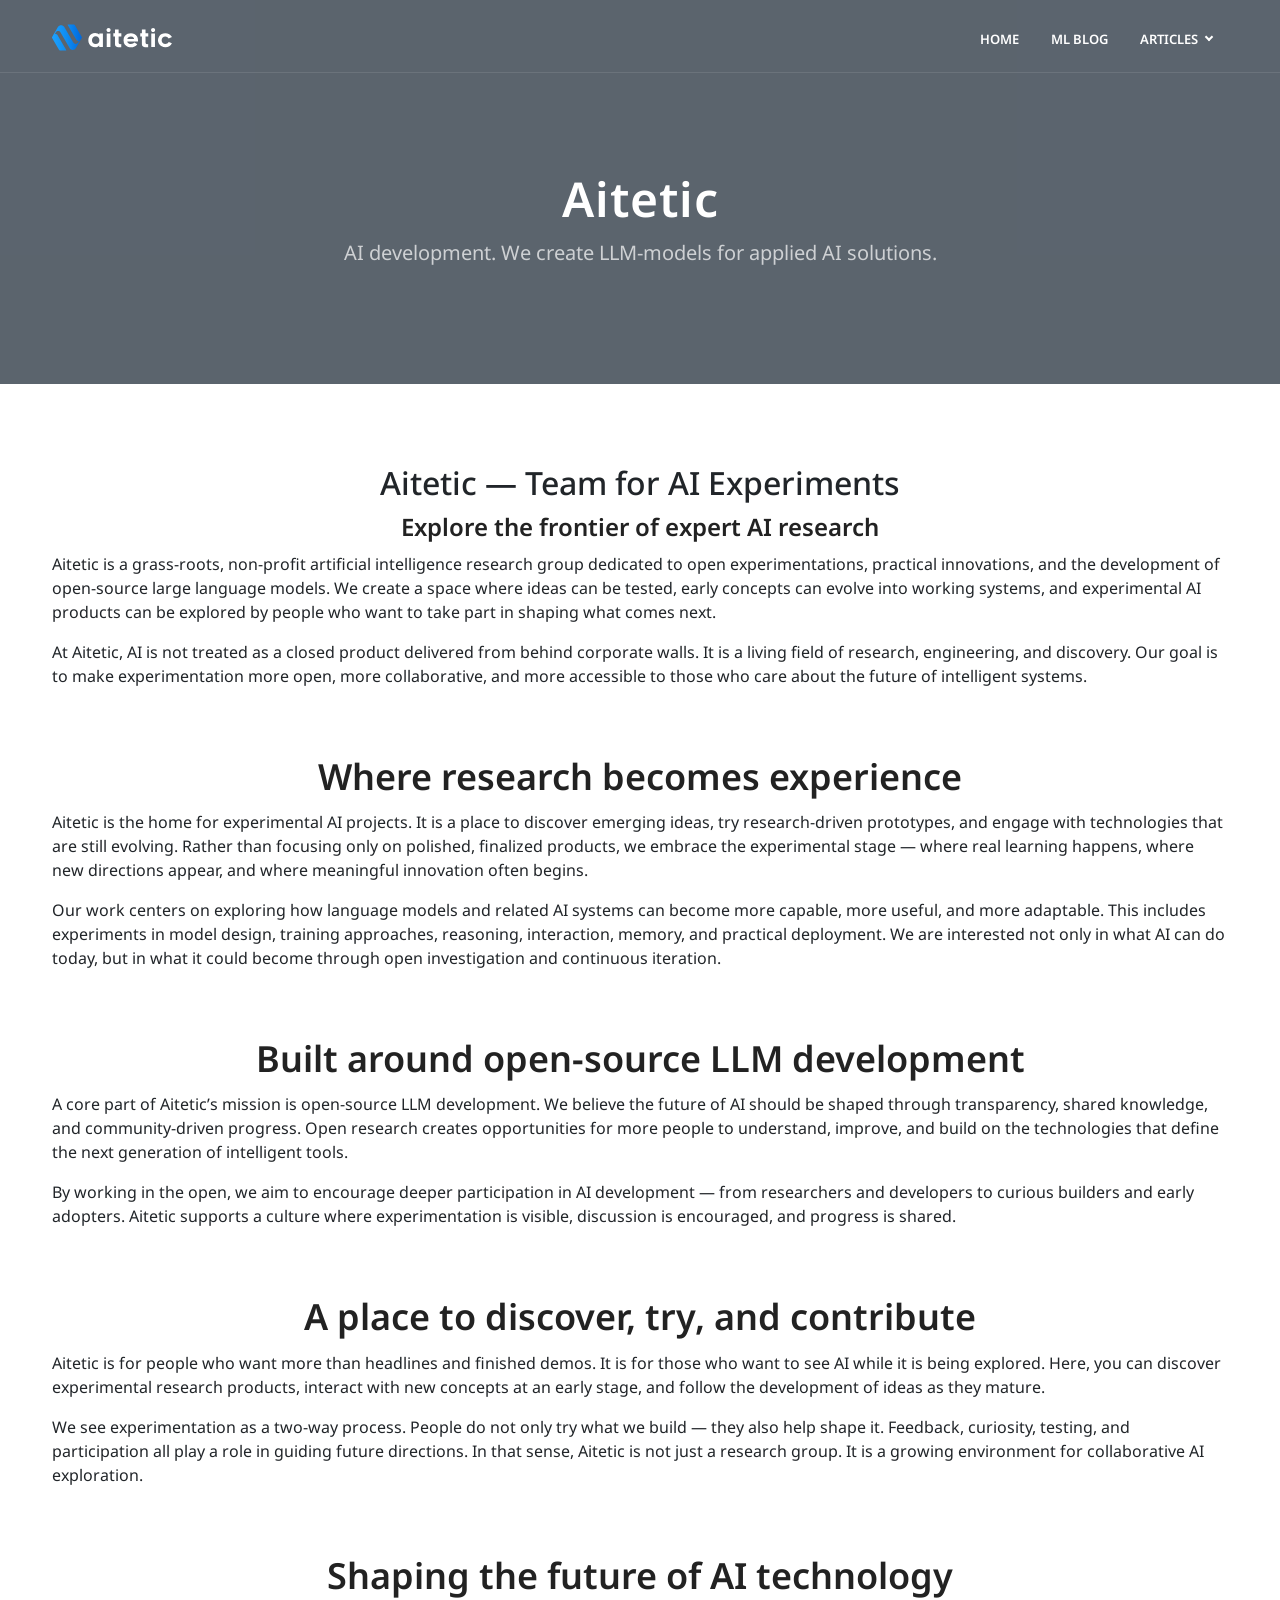
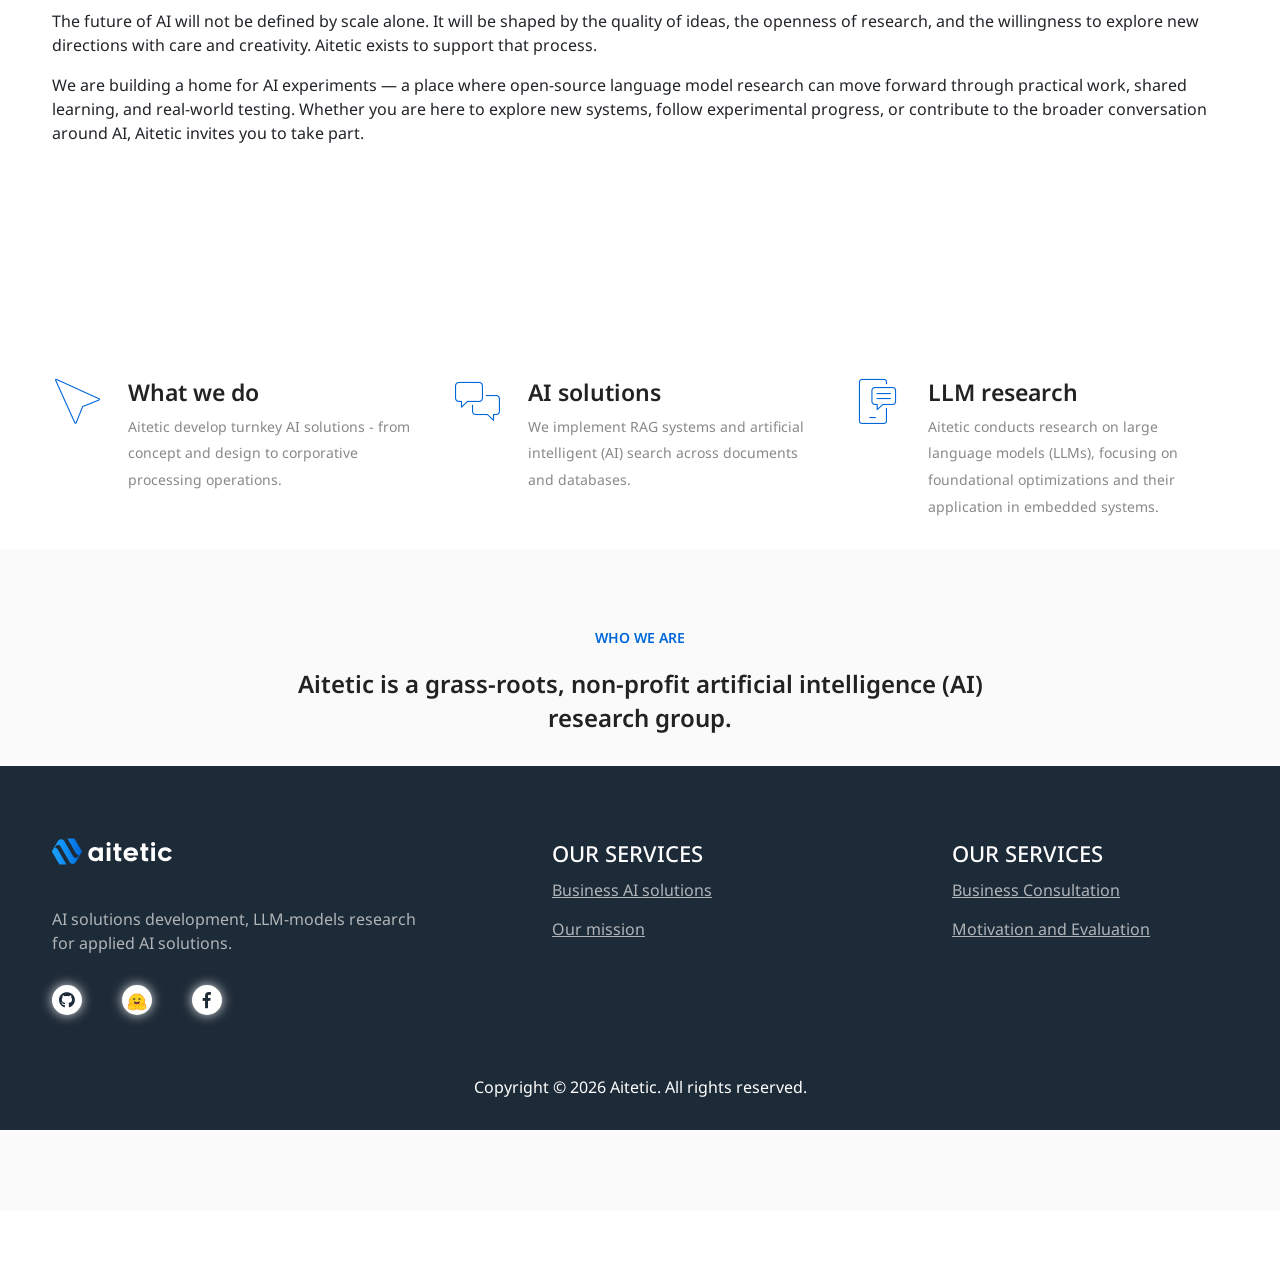
<file: index.html>
<!DOCTYPE html>
<html lang="en">
<head>

    <title>Aitetic - AI solutions development</title>
    <meta name="description" content="Aitetic - AI solutions development, Team for AI Experiments and LLM-models research for applied AI solutions.">

    <meta name="keywords" content="Aitetic, AI solutions development, Team for AI Experiments and LLM-models research">

    <meta property="og:title" content="Aitetic - AI solutions development">
    <meta property="og:description" content="Aitetic - AI solutions development, Team for AI Experiments and LLM-models research for applied AI solutions.">

    <link rel="canonical" href="https://aitetic.com/">

    <meta name="google-site-verification" content="MCUg1m7fBbGFgcnHiz0u5Wgkmu6W4vbdClvsDqYg6J0" />

	<meta charset="UTF-8">
	<link rel="shortcut icon" href="favicon.ico"/>
	<meta name="viewport" content="width=device-width, initial-scale=1, maximum-scale=1">

    <link rel="icon" href="img/logo/aitetic-logo-min.svg" type="image/svg+xml">

	<!-- Bootstrap-5.3.8 -->
	<link rel="stylesheet" type="text/css" href="assets/dist/css/bootstrap.min.css">
	<!-- Font-Awesome -->
	<link rel="stylesheet" type="text/css" href="css/fontawesome-all.css">
	<!-- Slider -->
	<link rel="stylesheet" type="text/css" href="css/swiper.min.css">
	<link rel="stylesheet" type="text/css" href="css/slider.css">
	<!--Navigation Menu CSS-->
	<link rel="stylesheet" type="text/css" href="css/navigation.css">
	<!-- Owl carousel Styles -->
	<!--
	<link rel="stylesheet" type="text/css" href="css/owl.carousel.min.css">
	<link rel="stylesheet" type="text/css" href="css/owl.theme.default.css">
	-->
	<!--Animate CSS-->
	<link rel="stylesheet" type="text/css" href="css/animate.css">
	<!-- Main Styles -->
	<link rel="stylesheet" type="text/css" href="css/default.css">
	<link rel="stylesheet" type="text/css" href="css/styles.css">


</head>

<body>


<!-- Navbar START -->
<header id="nav-transparent">
	<div>
		<nav id="navigation4" class="container navigation">
			<div class="nav-header">
				<a class="nav-brand" href="/">
					<img src="img/logo/aitetic-logo.svg" alt="logo" class="main-logo" id="light_logo" title="aitetic">
					<img src="img/logo/aitetic-logo-inversed.svg" alt="logo" class="main-logo" id="main_logo" title="aitetic">
				</a>
				<div class="nav-toggle"></div>
			</div>
			<div class="nav-menus-wrapper">
				<ul class="nav-menu align-to-right">

					<li><a href="/">Home</a></li>
					<li><a href="/blog.html">ML Blog</a></li>

					<li><a href="#" role="button" aria-haspopup="true" aria-expanded="false" onclick="event.preventDefault();">Articles</a>
						<ul class="nav-dropdown">
							<li><a href="https://github.com/aitetic" target="_blank" rel="noopener noreferrer">
									<svg xmlns="http://www.w3.org/2000/svg" class="me-2 align-middle" viewBox="0 0 512 499.36" role="img" height="16" width="16" aria-label="GitHub icon">
									<path fill="currentColor" fill-rule="evenodd" d="M256 0C114.64 0 0 114.61 0 256c0 113.09 73.34 209 175.08 242.9 12.8 2.35 17.47-5.56 17.47-12.34 0-6.08-.22-22.18-.35-43.54-71.2 15.49-86.2-34.34-86.2-34.34-11.64-29.57-28.42-37.45-28.42-37.45-23.27-15.84 1.73-15.55 1.73-15.55 25.69 1.81 39.21 26.38 39.21 26.38 22.84 39.12 59.92 27.82 74.5 21.27 2.33-16.54 8.94-27.82 16.25-34.22-56.84-6.43-116.6-28.43-116.6-126.49 0-27.95 10-50.8 26.35-68.69-2.63-6.48-11.42-32.5 2.51-67.75 0 0 21.49-6.88 70.4 26.24a242.65 242.65 0 0 1 128.18 0c48.87-33.13 70.33-26.24 70.33-26.24 14 35.25 5.18 61.27 2.55 67.75 16.41 17.9 26.31 40.75 26.31 68.69 0 98.35-59.85 120-116.88 126.32 9.19 7.9 17.38 23.53 17.38 47.41 0 34.22-.31 61.83-.31 70.23 0 6.85 4.61 14.81 17.6 12.31C438.72 464.97 512 369.08 512 256.02 512 114.62 397.37 0 256 0z">
									</path>
								</svg>GitHub</a>
							</li>
						</ul>
					</li>

				</ul>
			</div>
		</nav>
	</div>
</header>
<!-- Navbar END -->

<!-- Page Title START -->
<div class="page-title-section">
	<div class="black-overlay-70"></div>
	<div class="container">
		<h1>Aitetic</h1>
		<p>AI development. We create LLM-models for applied AI solutions.</p>
	</div>
</div>
<!-- Page Title END -->


<section id="about" class="section-wrapper">
	<div class="container">

		<h2 class="text-center">Aitetic — Team for AI Experiments</h2>

		<div class="row justify-content-center mb-5">
				<div class="col-md-12 col-lg-8 col-centered text-center">
					<h3 class="s-title-sm">Explore the frontier of expert AI research</h3>
				</div>
				<p>Aitetic is a grass-roots, non-profit artificial intelligence research group dedicated to open experimentations, practical innovations, and the development of open-source large language models. We create a space where ideas can be tested, early concepts can evolve into working systems, and experimental AI products can be explored by people who want to take part in shaping what comes next.
				</p>
				<p>
				At Aitetic, AI is not treated as a closed product delivered from behind corporate walls. It is a living field of research, engineering, and discovery. Our goal is to make experimentation more open, more collaborative, and more accessible to those who care about the future of intelligent systems.
				</p>

		</div>

		<div class="row justify-content-center mb-5">
				<div class="col-md-12 col-lg-8 col-centered text-center">
					<h3 class="s-title">Where research becomes experience</h3>
				</div>
				<p>
				Aitetic is the home for experimental AI projects. It is a place to discover emerging ideas, try research-driven prototypes, and engage with technologies that are still evolving. Rather than focusing only on polished, finalized products, we embrace the experimental stage — where real learning happens, where new directions appear, and where meaningful innovation often begins.
				</p>

				<p>
				Our work centers on exploring how language models and related AI systems can become more capable, more useful, and more adaptable. This includes experiments in model design, training approaches, reasoning, interaction, memory, and practical deployment. We are interested not only in what AI can do today, but in what it could become through open investigation and continuous iteration.
				</p>

		</div>

		<div class="row justify-content-center mb-5">
				<div class="col-md-12 col-lg-8 col-centered text-center">
					<h3 class="s-title">Built around open-source LLM development</h3>
				</div>
				<p>
A core part of Aitetic’s mission is open-source LLM development. We believe the future of AI should be shaped through transparency, shared knowledge, and community-driven progress. Open research creates opportunities for more people to understand, improve, and build on the technologies that define the next generation of intelligent tools.
				</p>
				<p>
				By working in the open, we aim to encourage deeper participation in AI development — from researchers and developers to curious builders and early adopters. Aitetic supports a culture where experimentation is visible, discussion is encouraged, and progress is shared.
				</p>

		</div>

		<div class="row justify-content-center mb-5">
				<div class="col-md-12 col-lg-8 col-centered text-center">
					<h3 class="s-title">A place to discover, try, and contribute</h3>
				</div>
				<p>
Aitetic is for people who want more than headlines and finished demos. It is for those who want to see AI while it is being explored. Here, you can discover experimental research products, interact with new concepts at an early stage, and follow the development of ideas as they mature.
				</p>
				<p>
				We see experimentation as a two-way process. People do not only try what we build — they also help shape it. Feedback, curiosity, testing, and participation all play a role in guiding future directions. In that sense, Aitetic is not just a research group. It is a growing environment for collaborative AI exploration.
				</p>

		</div>

		<div class="row justify-content-center mb-5">
				<div class="col-md-12 col-lg-8 col-centered text-center">
					<h3 class="s-title">Shaping the future of AI technology</h3>
				</div>
				<p>
The future of AI will not be defined by scale alone. It will be shaped by the quality of ideas, the openness of research, and the willingness to explore new directions with care and creativity. Aitetic exists to support that process.
				</p>
				<p>
				We are building a home for AI experiments — a place where open-source language model research can move forward through practical work, shared learning, and real-world testing. Whether you are here to explore new systems, follow experimental progress, or contribute to the broader conversation around AI, Aitetic invites you to take part.
				</p>

		</div>

	</div>
</section>


<section id="features" class="section-wrapper section-wrapper--sm">
	<div class="container">
		<div class="row mt-40">
			<div class="col-md-4 col-sm-4 col-12">
				<div class="feature-float clearfix">
					<div class="feature-float-icon">
						<i class="icon-cursor"></i>
					</div>
					<div class="feature-float-content">
						<h4>What we do</h4>
						<p>Aitetic develop turnkey AI solutions - from concept and design to corporative processing operations.</p>
					</div>
				</div>
			</div>
			<div class="col-md-4 col-sm-4 col-12">
				<div class="feature-float clearfix">
					<div class="feature-float-icon">
						<i class="icon-speech-bubbles"></i>
					</div>
					<div class="feature-float-content">
						<h4>AI solutions</h4>
						<p>We implement RAG systems and artificial intelligent (AI) search across documents and databases.</p>
					</div>
				</div>
			</div>
			<div class="col-md-4 col-sm-4 col-12">
				<div class="feature-float clearfix">
					<div class="feature-float-icon">
						<i class="icon-smartphone"></i>
					</div>
					<div class="feature-float-content">
						<h4>LLM research</h4>
						<p>Aitetic conducts research on large language models (LLMs), focusing on foundational optimizations and their application in embedded systems.</p>
					</div>
				</div>
			</div>
		</div>
	</div>
</div>

<!--Let's Talk START-->
<section id="about" class="section-wrapper section-wrapper--gray">
	<div class="container">
		<div class="row justify-content-center">
			<div class="col-md-12 col-lg-8 mb-4">
				<h3 class="s-subtitle-top textcolor text-center">Who we are</h3>
				<h4 class="s-title-sm text-center">Aitetic is a grass-roots, non-profit artificial intelligence (AI) research group.</h4>
			</div>
		</div>
	</div>
</div>
<!--Let's Talk END-->


<!-- Footer START -->
<footer id="footer">
	<div class="container">
		<div class="row">
			<div class="col-sm-12 col-md-4 foot-col-1">
				<img src="img/logo/aitetic-logo.svg" alt="logo" style="width: 120px; height: auto;" title="aitetic">
				<p class="s-mrt-40">AI solutions development, LLM-models research for applied AI solutions.</p>
				<ul class="social-footer">
					<li class="shadow">
						<a href="https://github.com/aitetic" target="_blank" rel="noopener noreferrer">
							<i class="fab fa-github iconhover" title="aitetic github"></i>
						</a>
					</li>
					<li class="shadow">
						<a href="https://huggingface.co/aitetic" target="_blank" rel="noopener noreferrer" title="aitetic HuggingFace">
							<img src="img/content/huggingface_logo-noborder.svg" class="iconhover" alt="Hugging Face" width="20" height="20">
						</a>
					</li>
					<li class="shadow">
						<a href="https://www.facebook.com/aitetic" target="_blank" rel="noopener noreferrer">
							<i class="fab fa-facebook-f iconhover" title="aitetic Facebook"></i>
						</a>
					</li>
				</ul>
			</div>
			<div class="col-sm-6 col-md-4 col-lg-3 offset-lg-1 foot-col-2 footer-col-clone">
				<h3>OUR SERVICES</h3>
				<ul class="px-0">
					<li><a href="#">Business AI solutions</a>
					</li>
					<li><a href="#">Our mission</a>
					</li>
				</ul>
			</div>
			<div class="col-sm-6 col-md-4 col-lg-3 offset-lg-1 foot-col-3 footer-col-clone">
				<h3>OUR SERVICES</h3>
				<ul class="px-0">
					<li><a href="#">Business Consultation</a>
					</li>
					<li><a href="#">Motivation and Evaluation</a>
					</li>
				</ul>
			</div>
			<div class="col-sm-12 foot-bottom">
              <p>Copyright &copy;
                <script>document.write(new Date().getFullYear());</script> Aitetic. All rights reserved.
              </p>
			</div>
		</div>
	</div>
</footer>
<!-- Footer END -->

<!-- Jquery -->
<script src="./js/jquery.min.js"></script>
<!-- Bootstrap -->
<script src="./js/bootstrap.min.js"></script>
<!-- Navbar JS -->
<script src="./js/navigation.js"></script>
<script src="./js/navigation.fixed.js"></script>
<!-- Popper -->
<script src="./js/popper.min.js"></script>
<!-- Include js plugin -->
<!--
<script src="./js/owl.carousel.min.js"></script>
-->
<!-- Main JS -->
<script src="./js/main.js"></script>
</body>

</html>
</file>
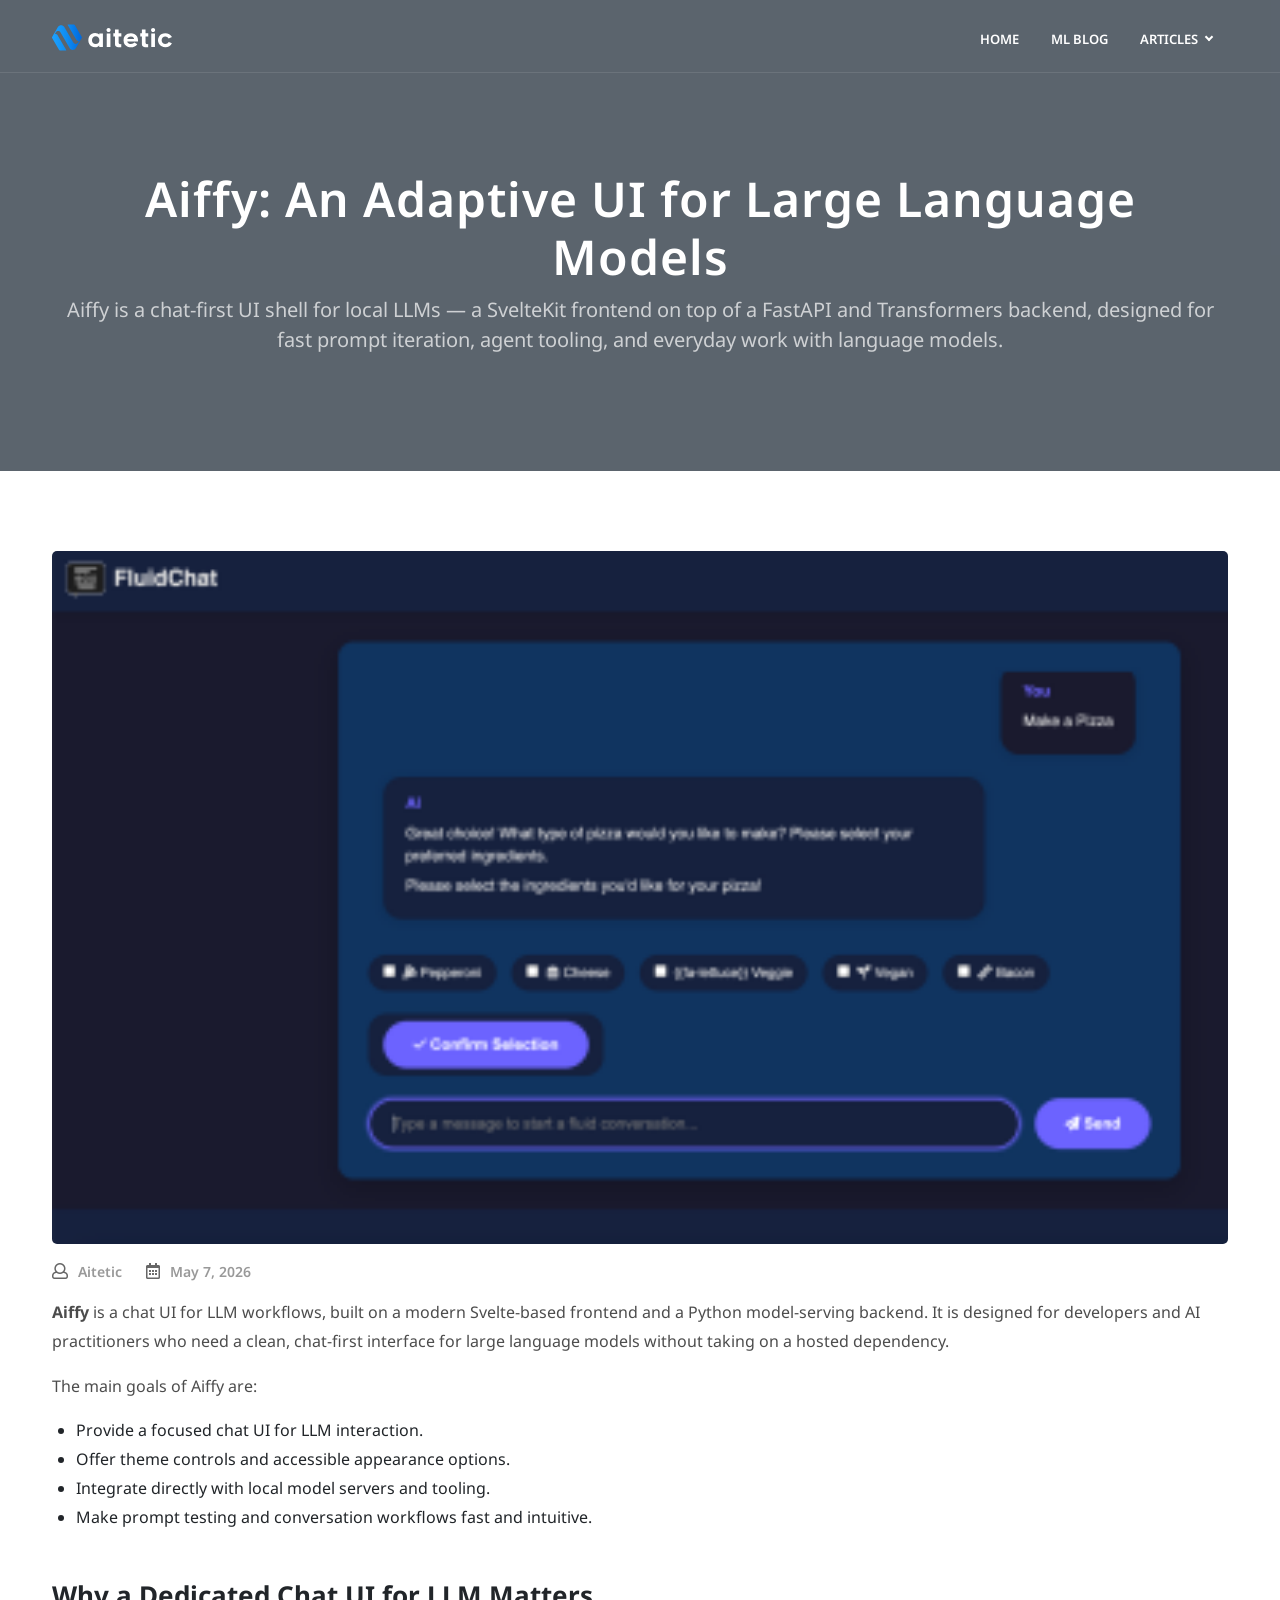
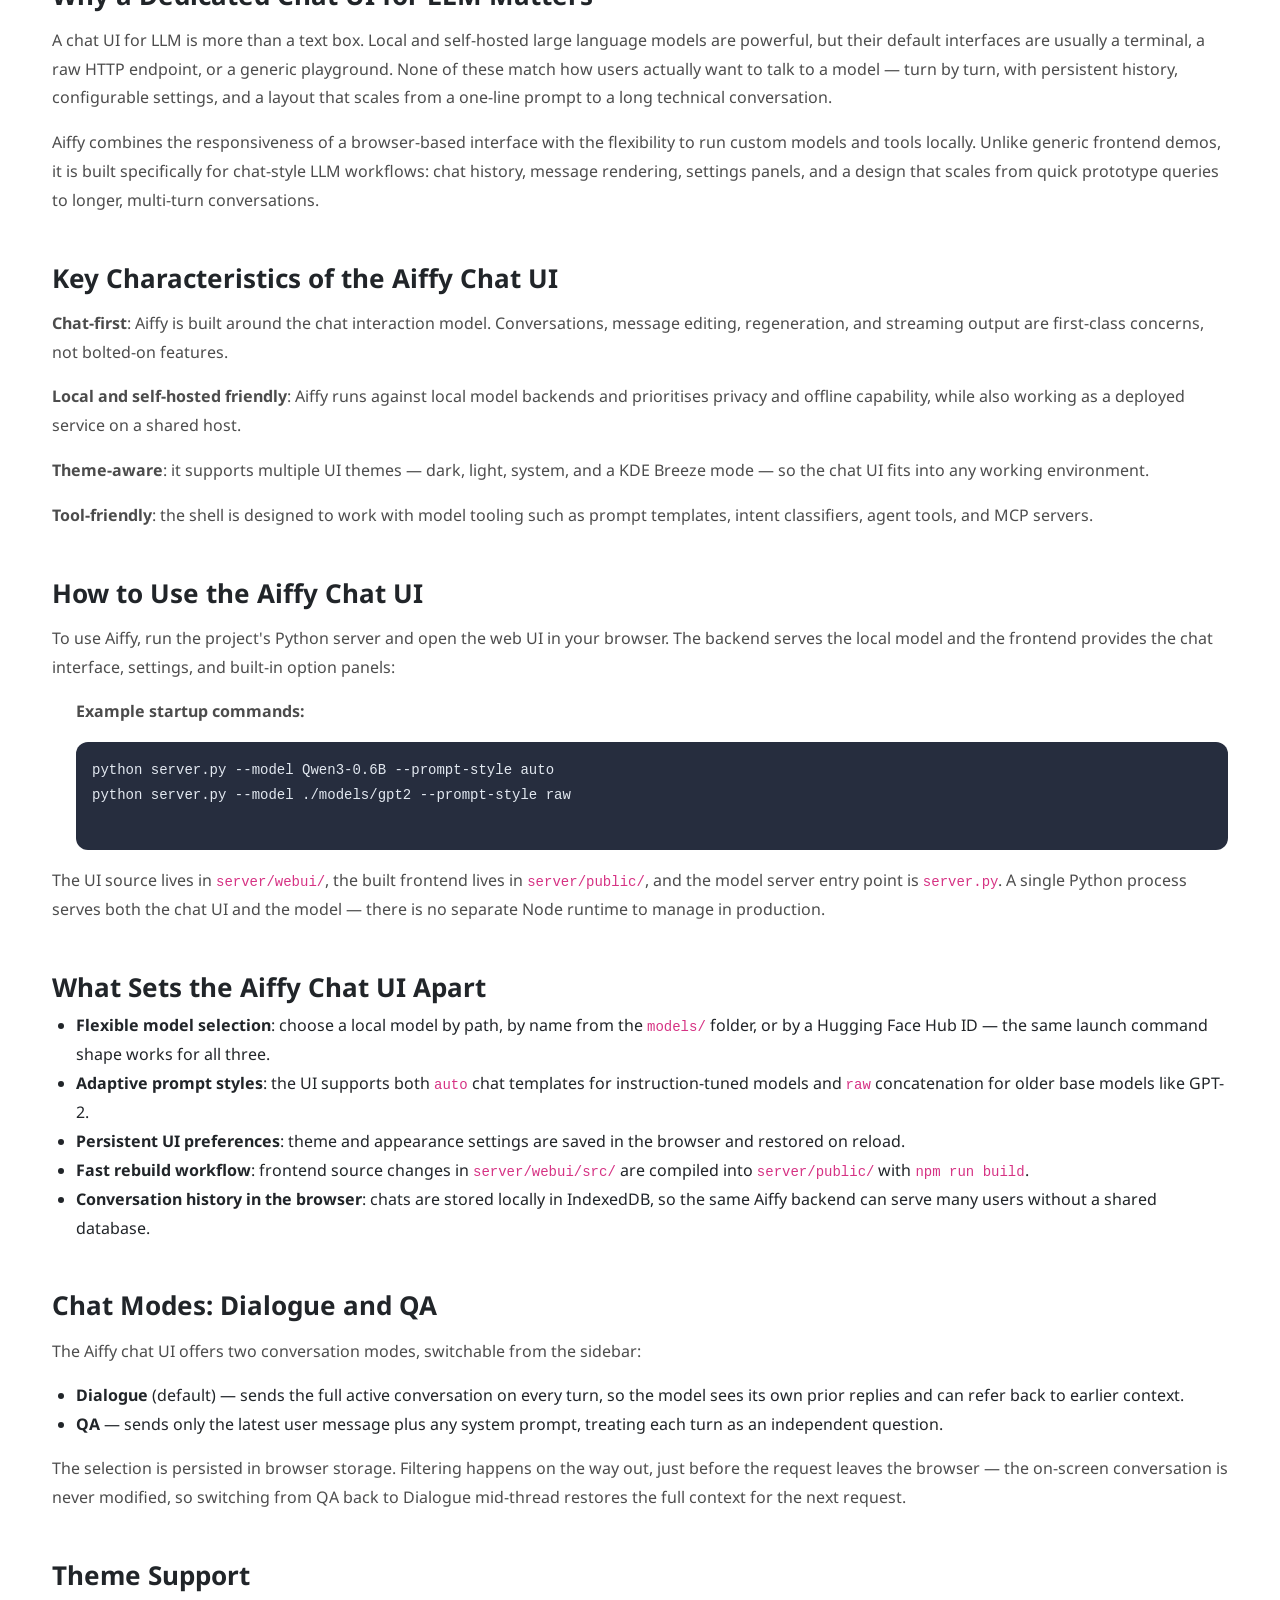
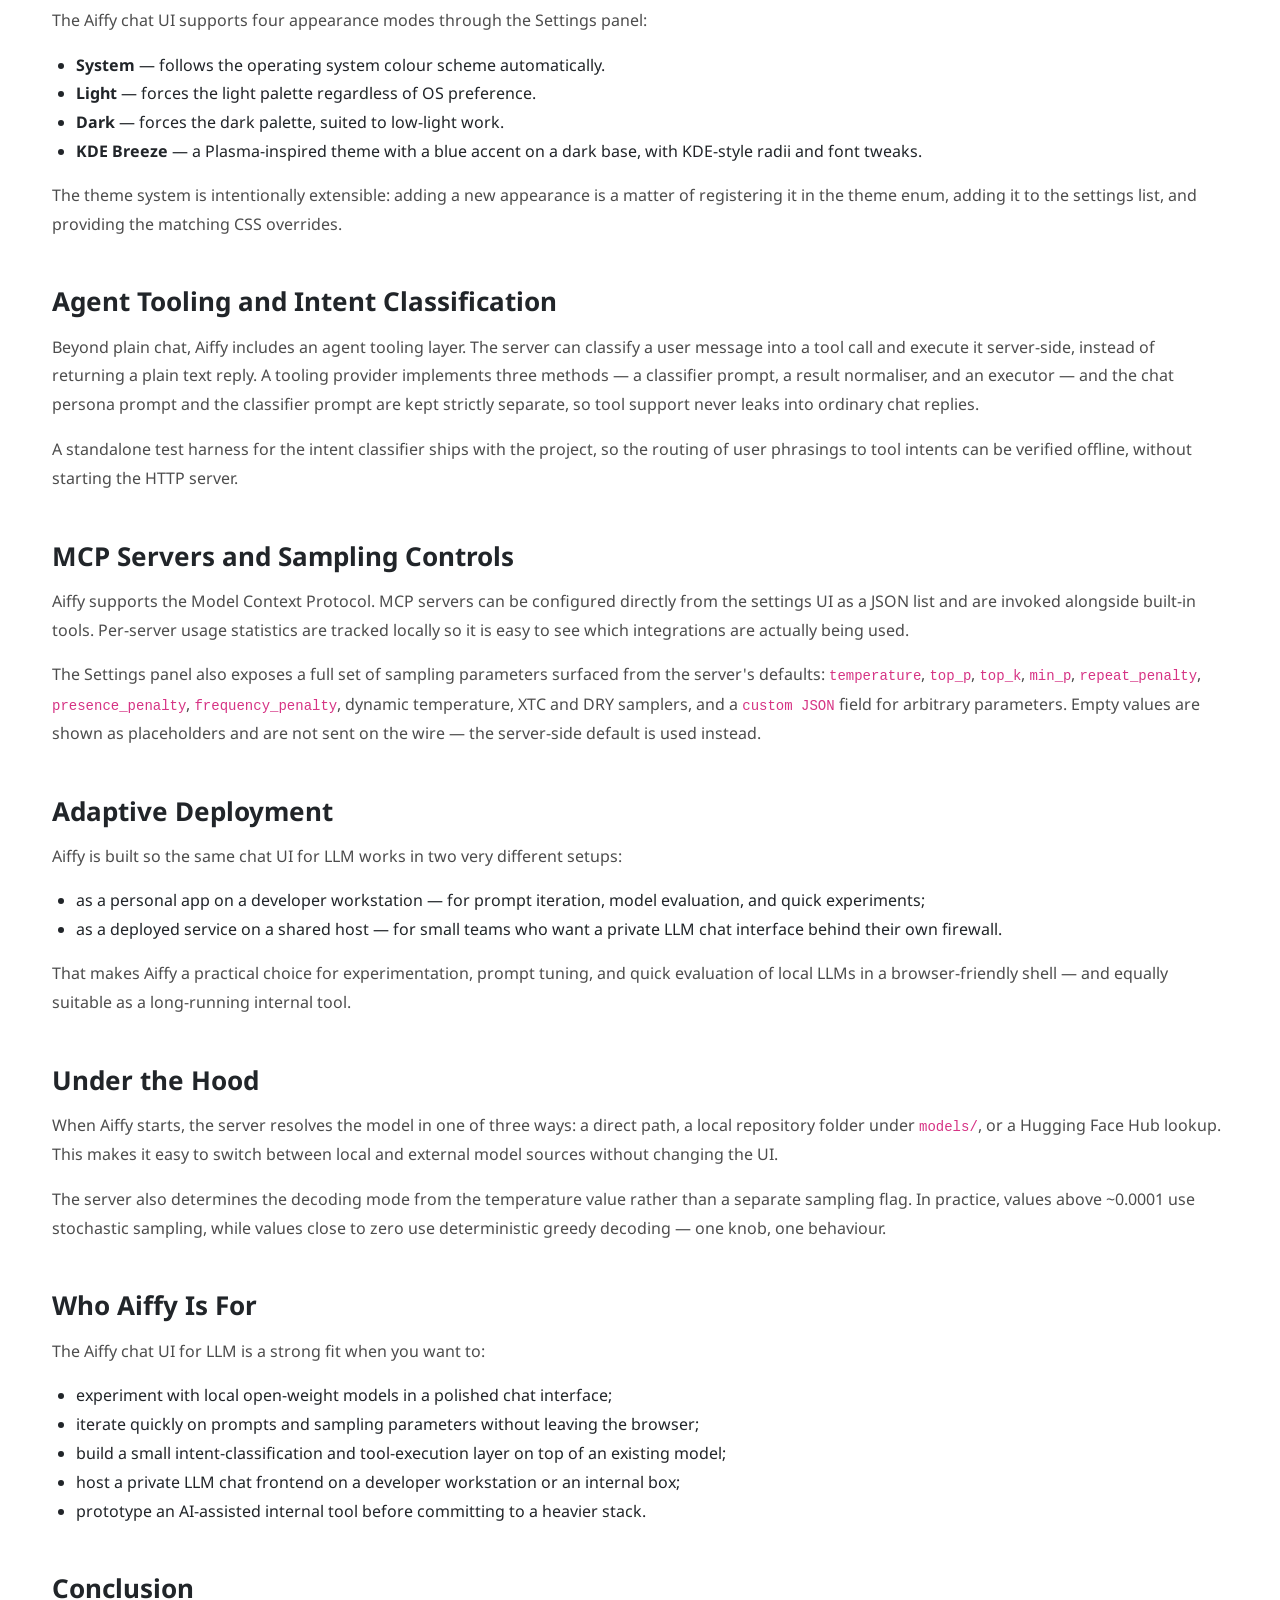
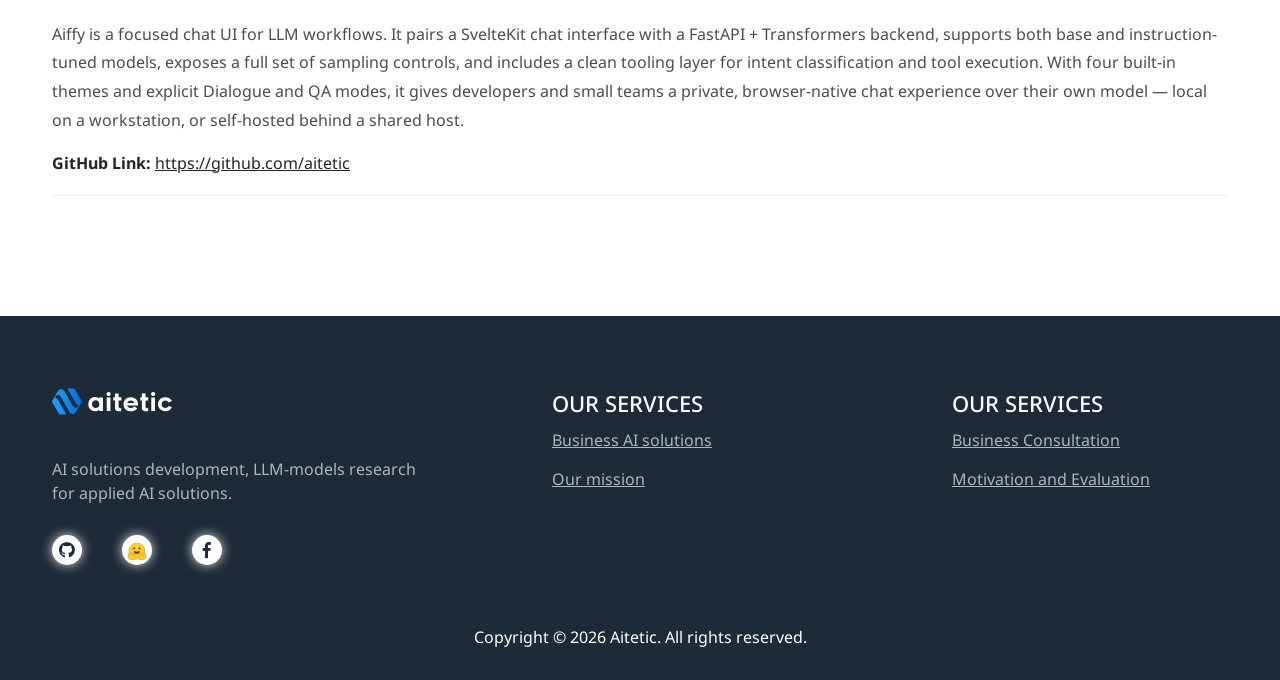
<file: aiffy-chat-ui-for-llm.html>
<!DOCTYPE html>
<html lang="en">
<head>

    <title>Aiffy: an adaptive UI for Large Language Models</title>
    <meta name="description" content="Aiffy is an adaptive UI shell for large language models — runs locally or as a deployed server, with a chat-first interface, multi-theme appearance, QA and Dialogue modes, agent tooling, and a FastAPI + Transformers backend.">

    <meta name="keywords" content="Aiffy, UI for LLMs, adaptive LLM UI, local LLM UI, self-hosted LLM UI, chat interface, open-source LLM UI, FastAPI LLM server, Transformers UI, agent tooling, MCP, KDE Breeze theme">

    <meta property="og:title" content="Aiffy: an adaptive UI for Large Language Models">
    <meta property="og:description" content="Aiffy is an adaptive UI shell for LLMs — runs locally on a workstation or as a deployed server, with a chat-first interface, agent tooling, multiple themes, QA / Dialogue modes, and a Python backend built on FastAPI and Transformers.">

    <meta name="google-site-verification" content="MCUg1m7fBbGFgcnHiz0u5Wgkmu6W4vbdClvsDqYg6J0" />

    <link rel="canonical" href="https://aitetic.com/aiffy-chat-ui-for-llm.html" />

    <meta charset="UTF-8">
    <link rel="shortcut icon" href="favicon.ico"/>
    <meta name="viewport" content="width=device-width, initial-scale=1, maximum-scale=1">

    <link rel="icon" href="img/logo/aitetic-logo-min.svg" type="image/svg+xml">

    <!-- Bootstrap-5.3.8 -->
    <link rel="stylesheet" type="text/css" href="assets/dist/css/bootstrap.min.css">
    <!-- Font-Awesome -->
    <link rel="stylesheet" type="text/css" href="css/fontawesome-all.css">
    <!-- Slider -->
    <link rel="stylesheet" type="text/css" href="css/swiper.min.css">
    <link rel="stylesheet" type="text/css" href="css/slider.css">
    <!--Navigation Menu CSS-->
    <link rel="stylesheet" type="text/css" href="css/navigation.css">

    <!-- Main Styles -->
    <link rel="stylesheet" type="text/css" href="css/default.css">
    <link rel="stylesheet" type="text/css" href="css/styles.css">

    <!-- Structured data: Article -->
    <script type="application/ld+json">
    {
      "@context": "https://schema.org",
      "@type": "TechArticle",
      "headline": "Aiffy: chat UI for LLM",
      "description": "Aiffy is a chat UI for LLM workflows — a polished, browser-based chat interface for local and self-hosted large language models, with theme controls, agent tooling, and a built-in FastAPI + Transformers backend.",
      "image": "https://aitetic.com/images/ui-for-llms-overview.png",
      "author": {
        "@type": "Organization",
        "name": "Aitetic",
        "url": "https://aitetic.com/"
      },
      "publisher": {
        "@type": "Organization",
        "name": "Aitetic",
        "logo": {
          "@type": "ImageObject",
          "url": "https://aitetic.com/img/logo/aitetic-logo.svg"
        }
      },
      "datePublished": "2026-05-07",
      "dateModified": "2026-05-07",
      "mainEntityOfPage": {
        "@type": "WebPage",
        "@id": "https://aitetic.com/aiffy-chat-ui-for-llm.html"
      },
      "keywords": "Aiffy, chat UI for LLM, LLM chat interface, UI for large language models, local LLM UI, self-hosted LLM UI"
    }
    </script>
</head>
<body>


<!-- Navbar START -->
<header id="nav-transparent">
    <div>
        <nav id="navigation4" class="container navigation">
            <div class="nav-header">
                <a class="nav-brand" href="/">
                    <img src="img/logo/aitetic-logo.svg" alt="Aitetic logo" class="main-logo" id="light_logo" title="aitetic">
                    <img src="img/logo/aitetic-logo-inversed.svg" alt="Aitetic logo" class="main-logo" id="main_logo" title="aitetic">
                </a>
                <div class="nav-toggle"></div>
            </div>
            <div class="nav-menus-wrapper">
                <ul class="nav-menu align-to-right">
                    <li><a href="/" class="nav-link">Home</a></li>
                    <li><a href="/blog.html">ML Blog</a></li>

                    <li><a href="#" role="button" aria-haspopup="true" aria-expanded="false" onclick="event.preventDefault();">Articles</a>
                        <ul class="nav-dropdown">
                            <li><a href="https://github.com/aitetic" target="_blank" rel="noopener noreferrer">
                                    <svg xmlns="http://www.w3.org/2000/svg" class="me-2 align-middle" viewBox="0 0 512 499.36" role="img" height="16" width="16" aria-label="GitHub icon">
                                    <path fill="currentColor" fill-rule="evenodd" d="M256 0C114.64 0 0 114.61 0 256c0 113.09 73.34 209 175.08 242.9 12.8 2.35 17.47-5.56 17.47-12.34 0-6.08-.22-22.18-.35-43.54-71.2 15.49-86.2-34.34-86.2-34.34-11.64-29.57-28.42-37.45-28.42-37.45-23.27-15.84 1.73-15.55 1.73-15.55 25.69 1.81 39.21 26.38 39.21 26.38 22.84 39.12 59.92 27.82 74.5 21.27 2.33-16.54 8.94-27.82 16.25-34.22-56.84-6.43-116.6-28.43-116.6-126.49 0-27.95 10-50.8 26.35-68.69-2.63-6.48-11.42-32.5 2.51-67.75 0 0 21.49-6.88 70.4 26.24a242.65 242.65 0 0 1 128.18 0c48.87-33.13 70.33-26.24 70.33-26.24 14 35.25 5.18 61.27 2.55 67.75 16.41 17.9 26.31 40.75 26.31 68.69 0 98.35-59.85 120-116.88 126.32 9.19 7.9 17.38 23.53 17.38 47.41 0 34.22-.31 61.83-.31 70.23 0 6.85 4.61 14.81 17.6 12.31C438.72 464.97 512 369.08 512 256.02 512 114.62 397.37 0 256 0z">
                                    </path>
                                </svg>GitHub</a>
                            </li>
                        </ul>
                    </li>

                </ul>
            </div>
        </nav>
    </div>
</header>
<!-- Navbar END -->

<!-- Page Title START -->
<div class="page-title-section">
    <div class="black-overlay-70"></div>
    <div class="container">
        <h1>Aiffy: An Adaptive UI for Large Language Models</h1>
        <p>Aiffy is a chat-first UI shell for local LLMs — a SvelteKit frontend on top of a FastAPI and Transformers backend, designed for fast prompt iteration, agent tooling, and everyday work with language models.</p>
    </div>
</div>
<!-- Page Title END -->

<!-- Blog Post START -->
<div class="section-wrapper">
    <div class="container">

        <article class="blog-post pr-lg-4 pr-0">
            <img src="images/ui-for-llms-overview-small.png" alt="Aiffy chat UI for LLM — overview screenshot" class="mb-15">
            <ul class="blog-post-info ps-0">
                <li><i class="far fa-user"></i><span title="Aitetic">Aitetic</span></li>
                <li><i class="far fa-calendar-alt"></i><span>May 7, 2026</span></li>
            </ul>

            <p><strong>Aiffy</strong> is a chat UI for LLM workflows, built on a modern Svelte-based frontend and a Python model-serving backend. It is designed for developers and AI practitioners who need a clean, chat-first interface for large language models without taking on a hosted dependency.</p>

            <p>The main goals of Aiffy are:</p>
            <ul class="article-list">
                <li>Provide a focused chat UI for LLM interaction.</li>
                <li>Offer theme controls and accessible appearance options.</li>
                <li>Integrate directly with local model servers and tooling.</li>
                <li>Make prompt testing and conversation workflows fast and intuitive.</li>
            </ul>


            <h2 class="fw-bold mt-5" style="font-size: 26px;">Why a Dedicated Chat UI for LLM Matters</h2>

            <p>A chat UI for LLM is more than a text box. Local and self-hosted large language models are powerful, but their default interfaces are usually a terminal, a raw HTTP endpoint, or a generic playground. None of these match how users actually want to talk to a model — turn by turn, with persistent history, configurable settings, and a layout that scales from a one-line prompt to a long technical conversation.</p>

            <p>Aiffy combines the responsiveness of a browser-based interface with the flexibility to run custom models and tools locally. Unlike generic frontend demos, it is built specifically for chat-style LLM workflows: chat history, message rendering, settings panels, and a design that scales from quick prototype queries to longer, multi-turn conversations.</p>


            <h2 class="fw-bold mt-5" style="font-size: 26px;">Key Characteristics of the Aiffy Chat UI</h2>

            <p><strong>Chat-first</strong>: Aiffy is built around the chat interaction model. Conversations, message editing, regeneration, and streaming output are first-class concerns, not bolted-on features.</p>
            <p><strong>Local and self-hosted friendly</strong>: Aiffy runs against local model backends and prioritises privacy and offline capability, while also working as a deployed service on a shared host.</p>
            <p><strong>Theme-aware</strong>: it supports multiple UI themes — dark, light, system, and a KDE Breeze mode — so the chat UI fits into any working environment.</p>
            <p><strong>Tool-friendly</strong>: the shell is designed to work with model tooling such as prompt templates, intent classifiers, agent tools, and MCP servers.</p>


            <h2 class="fw-bold mt-5" style="font-size: 26px;">How to Use the Aiffy Chat UI</h2>

            <p>To use Aiffy, run the project's Python server and open the web UI in your browser. The backend serves the local model and the frontend provides the chat interface, settings, and built-in option panels:</p>

            <div class="article-list">
                <p class="fw-bold">Example startup commands:</p>
                <pre style="background: rgba(15,23,42,.9); padding: 1rem; border-radius: 12px; color: #e2e8f0; overflow-x:auto;">
python server.py --model Qwen3-0.6B --prompt-style auto
python server.py --model ./models/gpt2 --prompt-style raw
                </pre>
            </div>

            <p>The UI source lives in <code>server/webui/</code>, the built frontend lives in <code>server/public/</code>, and the model server entry point is <code>server.py</code>. A single Python process serves both the chat UI and the model — there is no separate Node runtime to manage in production.</p>


            <h2 class="fw-bold mt-5" style="font-size: 26px;">What Sets the Aiffy Chat UI Apart</h2>

            <ul class="article-list">
                <li><strong>Flexible model selection</strong>: choose a local model by path, by name from the <code>models/</code> folder, or by a Hugging Face Hub ID — the same launch command shape works for all three.</li>
                <li><strong>Adaptive prompt styles</strong>: the UI supports both <code>auto</code> chat templates for instruction-tuned models and <code>raw</code> concatenation for older base models like GPT-2.</li>
                <li><strong>Persistent UI preferences</strong>: theme and appearance settings are saved in the browser and restored on reload.</li>
                <li><strong>Fast rebuild workflow</strong>: frontend source changes in <code>server/webui/src/</code> are compiled into <code>server/public/</code> with <code>npm run build</code>.</li>
                <li><strong>Conversation history in the browser</strong>: chats are stored locally in IndexedDB, so the same Aiffy backend can serve many users without a shared database.</li>
            </ul>


            <h2 class="fw-bold mt-5" style="font-size: 26px;">Chat Modes: Dialogue and QA</h2>

            <p>The Aiffy chat UI offers two conversation modes, switchable from the sidebar:</p>

            <ul class="article-list">
                <li><strong>Dialogue</strong> (default) — sends the full active conversation on every turn, so the model sees its own prior replies and can refer back to earlier context.</li>
                <li><strong>QA</strong> — sends only the latest user message plus any system prompt, treating each turn as an independent question.</li>
            </ul>

            <p>The selection is persisted in browser storage. Filtering happens on the way out, just before the request leaves the browser — the on-screen conversation is never modified, so switching from QA back to Dialogue mid-thread restores the full context for the next request.</p>


            <h2 class="fw-bold mt-5" style="font-size: 26px;">Theme Support</h2>

            <p>The Aiffy chat UI supports four appearance modes through the Settings panel:</p>
            <ul class="article-list">
                <li><strong>System</strong> — follows the operating system colour scheme automatically.</li>
                <li><strong>Light</strong> — forces the light palette regardless of OS preference.</li>
                <li><strong>Dark</strong> — forces the dark palette, suited to low-light work.</li>
                <li><strong>KDE Breeze</strong> — a Plasma-inspired theme with a blue accent on a dark base, with KDE-style radii and font tweaks.</li>
            </ul>

            <p>The theme system is intentionally extensible: adding a new appearance is a matter of registering it in the theme enum, adding it to the settings list, and providing the matching CSS overrides.</p>


            <h2 class="fw-bold mt-5" style="font-size: 26px;">Agent Tooling and Intent Classification</h2>

            <p>Beyond plain chat, Aiffy includes an agent tooling layer. The server can classify a user message into a tool call and execute it server-side, instead of returning a plain text reply. A tooling provider implements three methods — a classifier prompt, a result normaliser, and an executor — and the chat persona prompt and the classifier prompt are kept strictly separate, so tool support never leaks into ordinary chat replies.</p>

            <p>A standalone test harness for the intent classifier ships with the project, so the routing of user phrasings to tool intents can be verified offline, without starting the HTTP server.</p>


            <h2 class="fw-bold mt-5" style="font-size: 26px;">MCP Servers and Sampling Controls</h2>

            <p>Aiffy supports the Model Context Protocol. MCP servers can be configured directly from the settings UI as a JSON list and are invoked alongside built-in tools. Per-server usage statistics are tracked locally so it is easy to see which integrations are actually being used.</p>

            <p>The Settings panel also exposes a full set of sampling parameters surfaced from the server's defaults: <code>temperature</code>, <code>top_p</code>, <code>top_k</code>, <code>min_p</code>, <code>repeat_penalty</code>, <code>presence_penalty</code>, <code>frequency_penalty</code>, dynamic temperature, XTC and DRY samplers, and a <code>custom JSON</code> field for arbitrary parameters. Empty values are shown as placeholders and are not sent on the wire — the server-side default is used instead.</p>


            <h2 class="fw-bold mt-5" style="font-size: 26px;">Adaptive Deployment</h2>

            <p>Aiffy is built so the same chat UI for LLM works in two very different setups:</p>

            <ul class="article-list">
                <li>as a personal app on a developer workstation — for prompt iteration, model evaluation, and quick experiments;</li>
                <li>as a deployed service on a shared host — for small teams who want a private LLM chat interface behind their own firewall.</li>
            </ul>

            <p>That makes Aiffy a practical choice for experimentation, prompt tuning, and quick evaluation of local LLMs in a browser-friendly shell — and equally suitable as a long-running internal tool.</p>


            <h2 class="fw-bold mt-5" style="font-size: 26px;">Under the Hood</h2>

            <p>When Aiffy starts, the server resolves the model in one of three ways: a direct path, a local repository folder under <code>models/</code>, or a Hugging Face Hub lookup. This makes it easy to switch between local and external model sources without changing the UI.</p>

            <p>The server also determines the decoding mode from the temperature value rather than a separate sampling flag. In practice, values above ~0.0001 use stochastic sampling, while values close to zero use deterministic greedy decoding — one knob, one behaviour.</p>


            <h2 class="fw-bold mt-5" style="font-size: 26px;">Who Aiffy Is For</h2>

            <p>The Aiffy chat UI for LLM is a strong fit when you want to:</p>

            <ul class="article-list">
                <li>experiment with local open-weight models in a polished chat interface;</li>
                <li>iterate quickly on prompts and sampling parameters without leaving the browser;</li>
                <li>build a small intent-classification and tool-execution layer on top of an existing model;</li>
                <li>host a private LLM chat frontend on a developer workstation or an internal box;</li>
                <li>prototype an AI-assisted internal tool before committing to a heavier stack.</li>
            </ul>


            <h2 class="fw-bold mt-5" style="font-size: 26px;">Conclusion</h2>

            <p>Aiffy is a focused chat UI for LLM workflows. It pairs a SvelteKit chat interface with a FastAPI + Transformers backend, supports both base and instruction-tuned models, exposes a full set of sampling controls, and includes a clean tooling layer for intent classification and tool execution. With four built-in themes and explicit Dialogue and QA modes, it gives developers and small teams a private, browser-native chat experience over their own model — local on a workstation, or self-hosted behind a shared host.</p>

            <strong>GitHub Link:</strong> <a class="text-inherit" href="https://github.com/aitetic" target="_blank" rel="noopener noreferrer">https://github.com/aitetic</a>

        </article>
    </div>
</div>
<!-- Blog Post END -->

<!-- Footer START -->
<footer id="footer">
    <div class="container">
        <div class="row">
            <div class="col-sm-12 col-md-4 foot-col-1">
                <img src="img/logo/aitetic-logo.svg" alt="Aitetic logo" style="width: 120px; height: auto;" title="aitetic">
                <p class="s-mrt-40">AI solutions development, LLM-models research for applied AI solutions.</p>
                <ul class="social-footer">
                    <li class="shadow">
                        <a href="https://github.com/aitetic" target="_blank" rel="noopener noreferrer">
                            <i class="fab fa-github iconhover" title="aitetic github"></i>
                        </a>
                    </li>
                    <li class="shadow">
                        <a href="https://huggingface.co/aitetic" target="_blank" rel="noopener noreferrer" title="aitetic HuggingFace">
                            <img src="img/content/huggingface_logo-noborder.svg" class="iconhover" alt="Hugging Face" width="20" height="20">
                        </a>
                    </li>
                    <li class="shadow">
                        <a href="https://www.facebook.com/aitetic" target="_blank" rel="noopener noreferrer">
                            <i class="fab fa-facebook-f iconhover" title="aitetic Facebook"></i>
                        </a>
                    </li>
                </ul>
            </div>
            <div class="col-sm-6 col-md-4 col-lg-3 offset-lg-1 foot-col-2 footer-col-clone">
                <h3>OUR SERVICES</h3>
                <ul class="px-0">
                    <li><a href="#">Business AI solutions</a>
                    </li>
                    <li><a href="#">Our mission</a>
                    </li>
                </ul>
            </div>
            <div class="col-sm-6 col-md-4 col-lg-3 offset-lg-1 foot-col-3 footer-col-clone">
                <h3>OUR SERVICES</h3>
                <ul class="px-0">
                    <li><a href="#">Business Consultation</a>
                    </li>
                    <li><a href="#">Motivation and Evaluation</a>
                    </li>
                </ul>
            </div>
            <div class="col-sm-12 foot-bottom">
              <p>Copyright &copy;
                <script>document.write(new Date().getFullYear());</script> Aitetic. All rights reserved.
              </p>
            </div>
        </div>
    </div>
</footer>
<!-- Footer END -->

<!-- Jquery -->
<script src="./js/jquery.min.js"></script>
<!-- Bootstrap -->
<script src="./js/bootstrap.min.js"></script>
<!-- Navbar JS -->
<script src="./js/navigation.js"></script>
<script src="./js/navigation.fixed.js"></script>
<!-- Main JS -->
<script src="./js/main.js"></script>
</body>
</html>
</file>
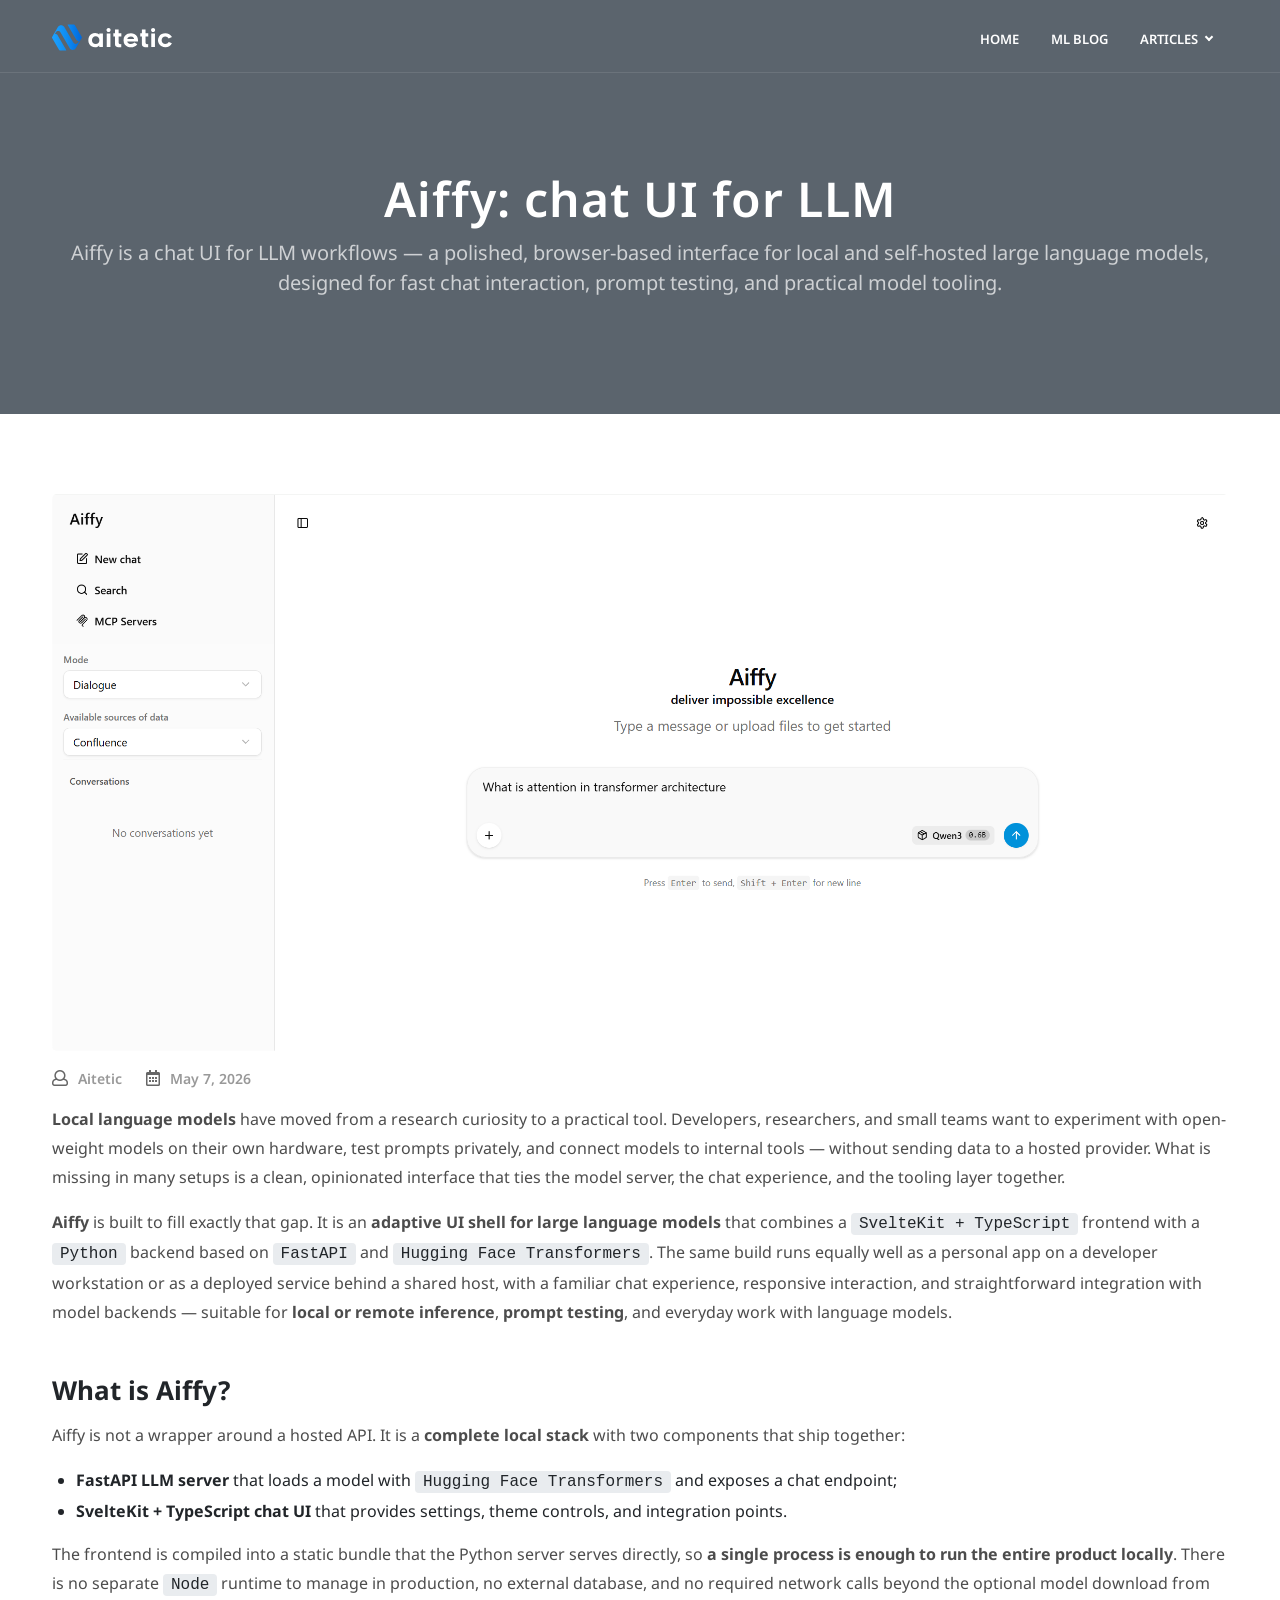
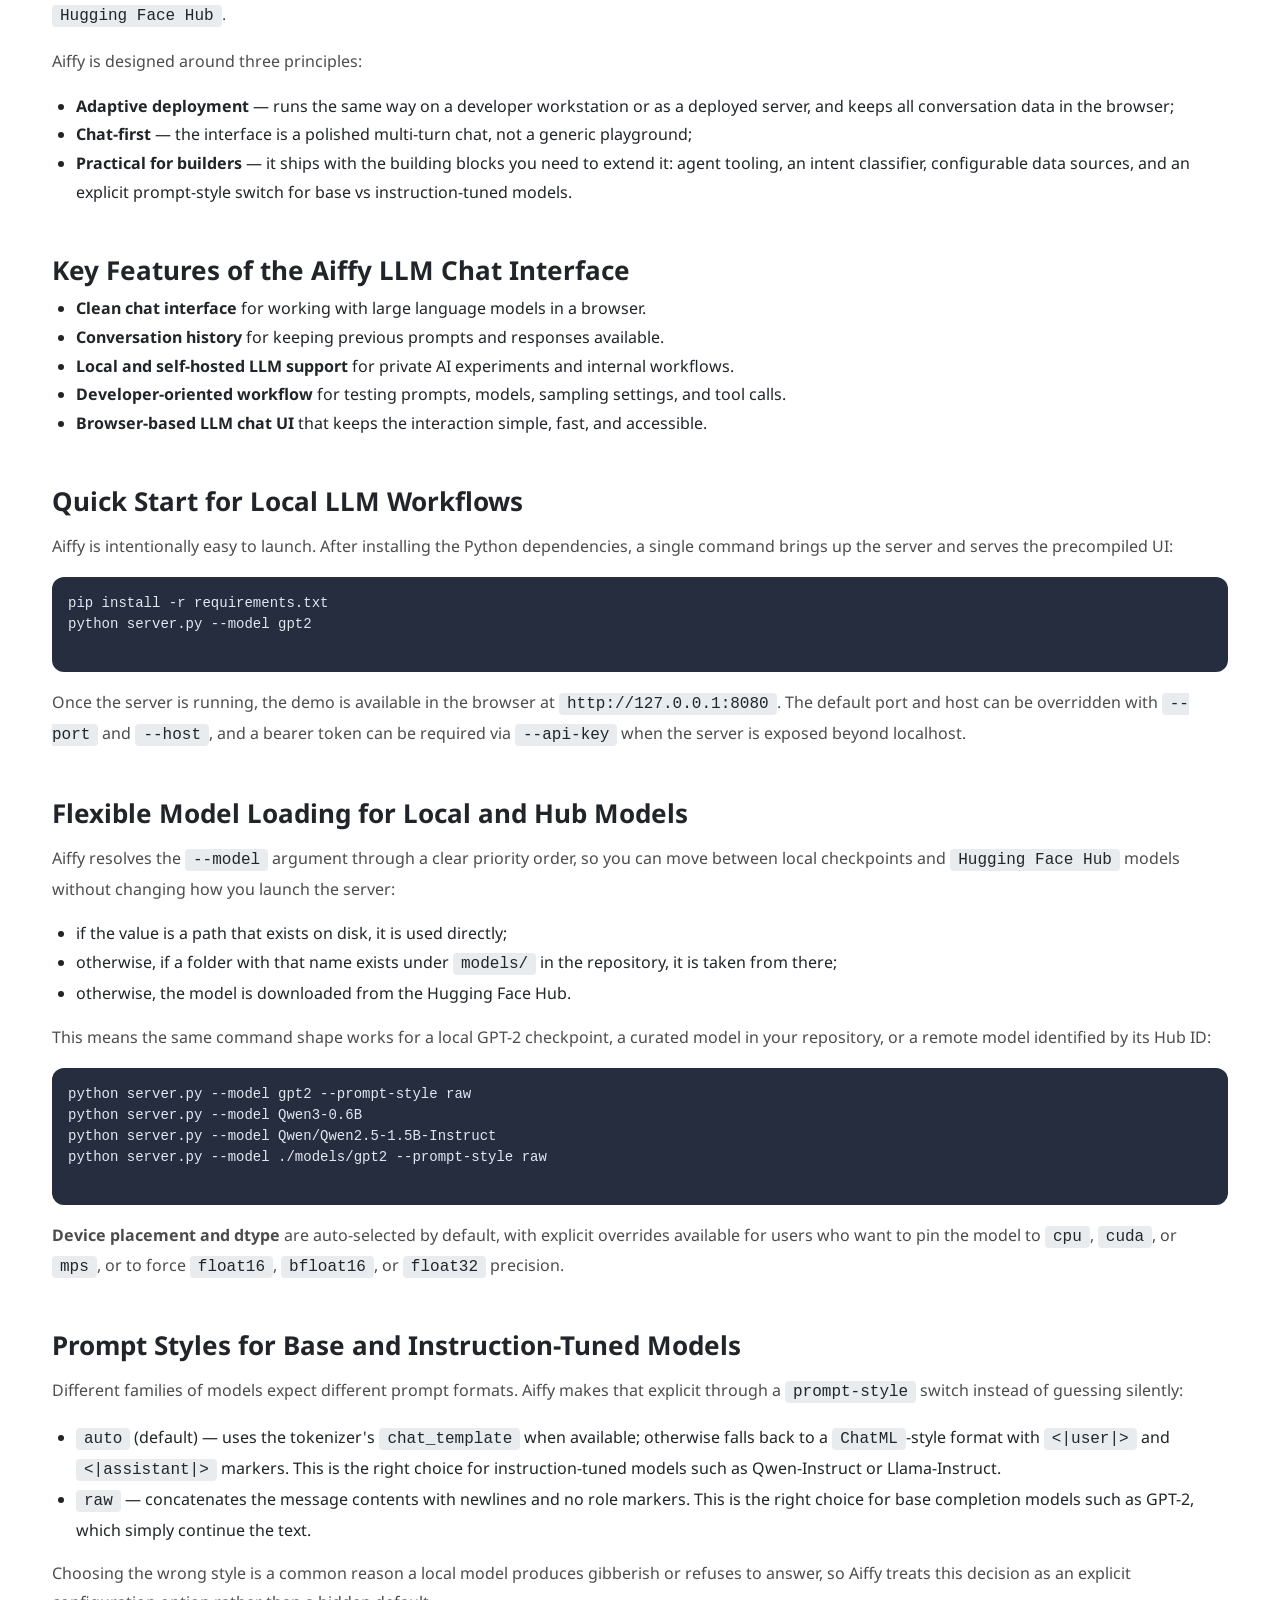
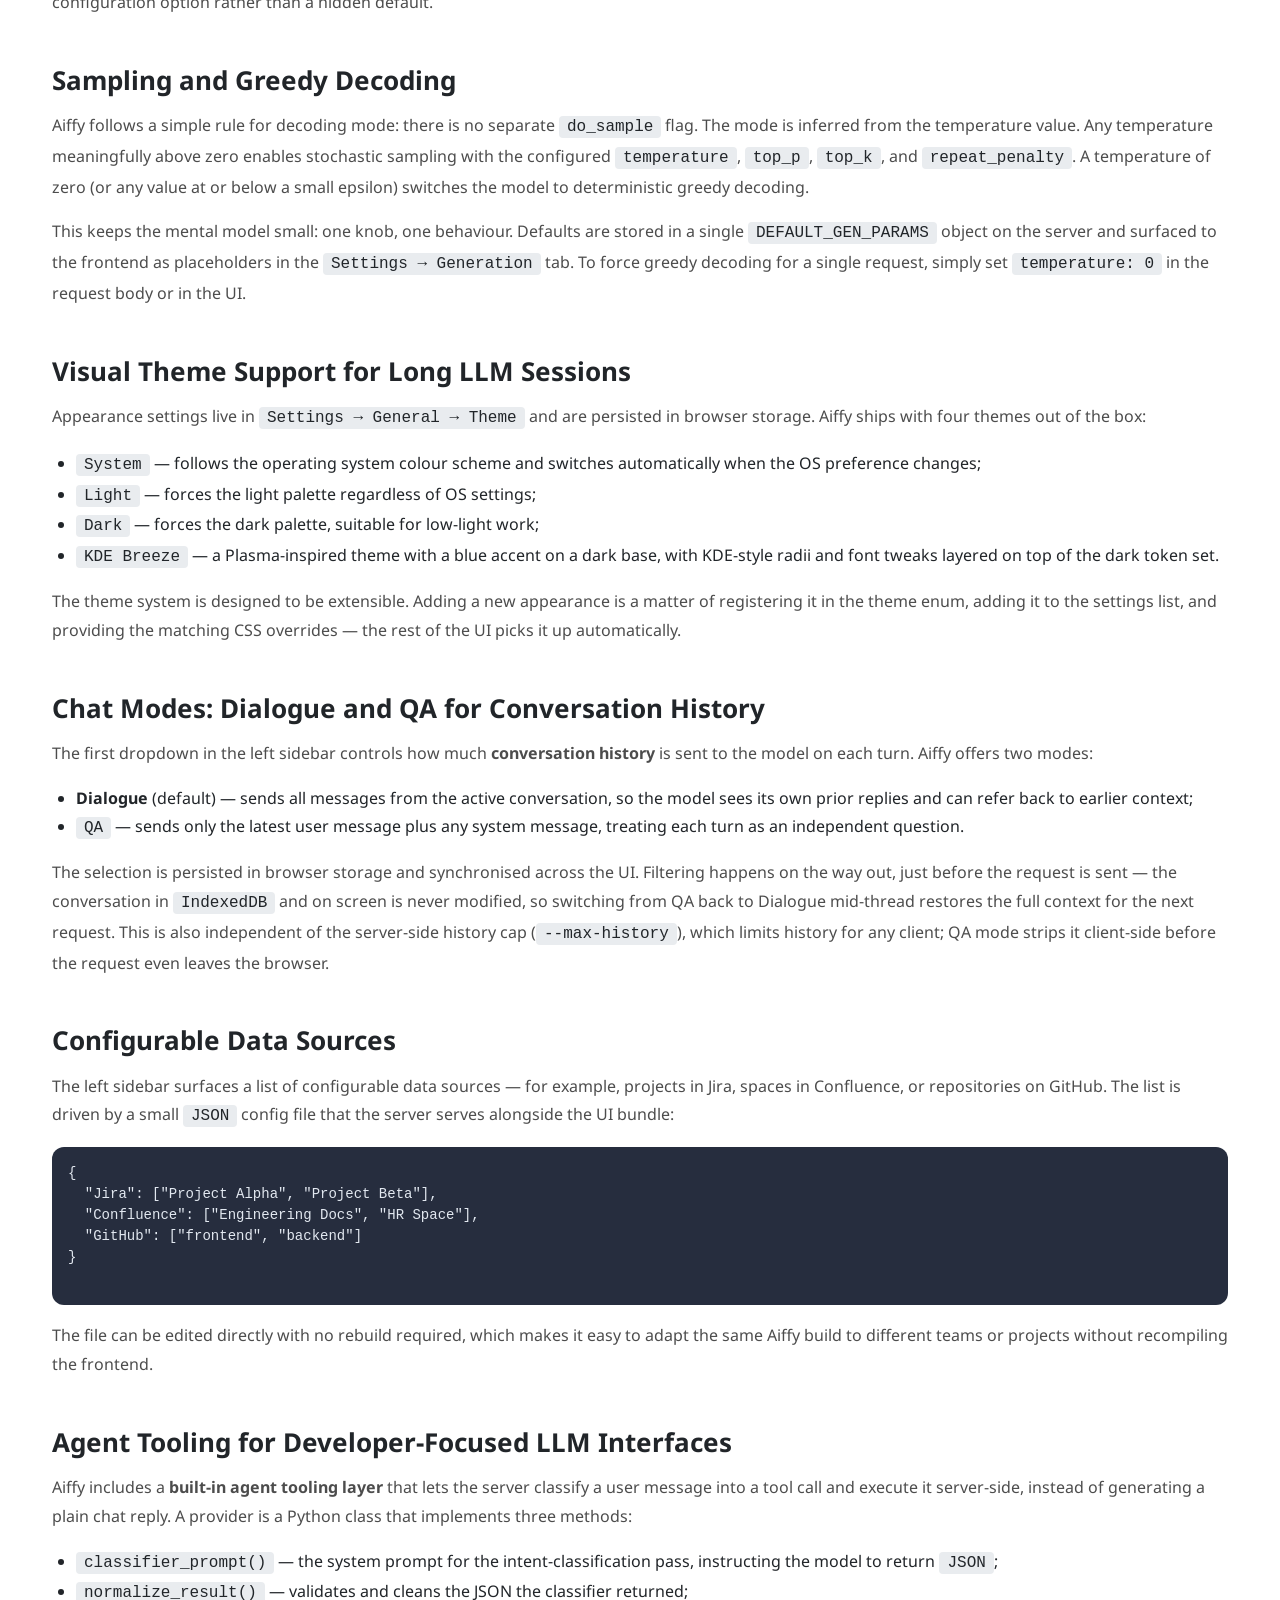
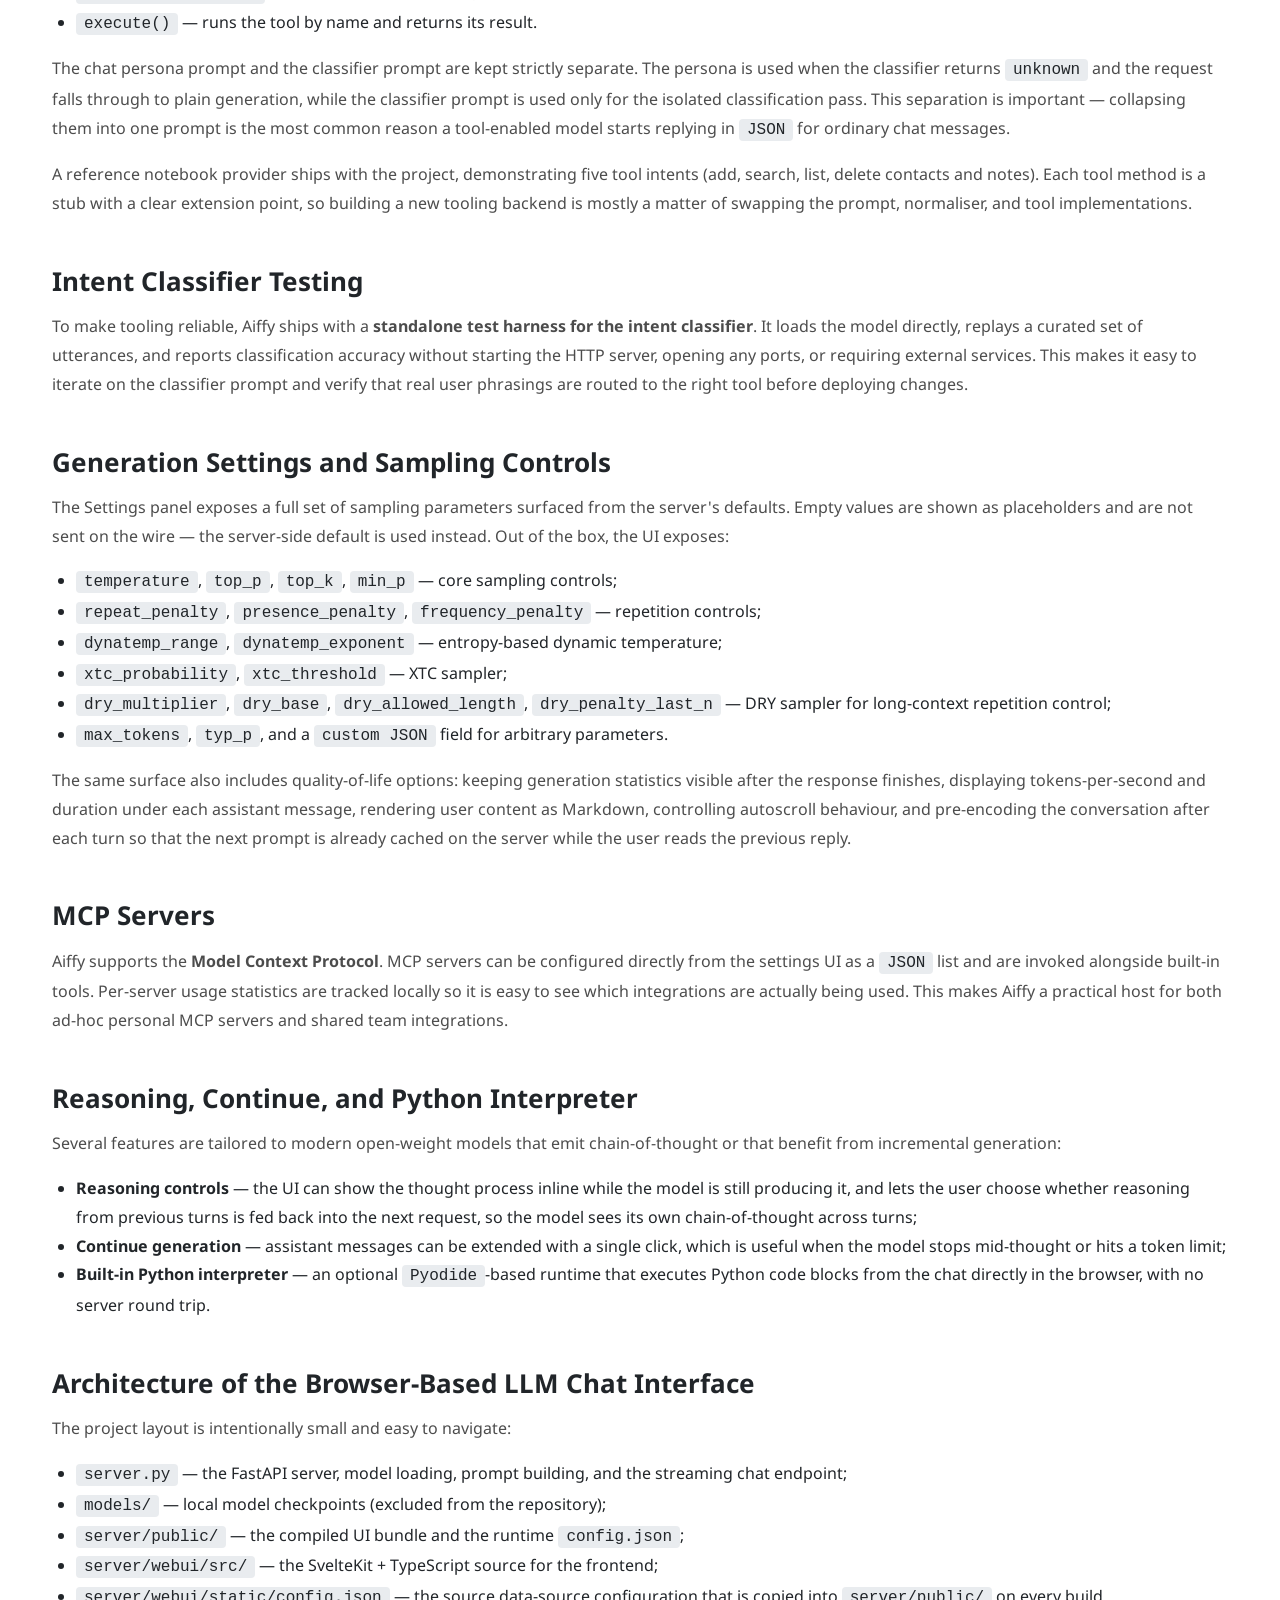
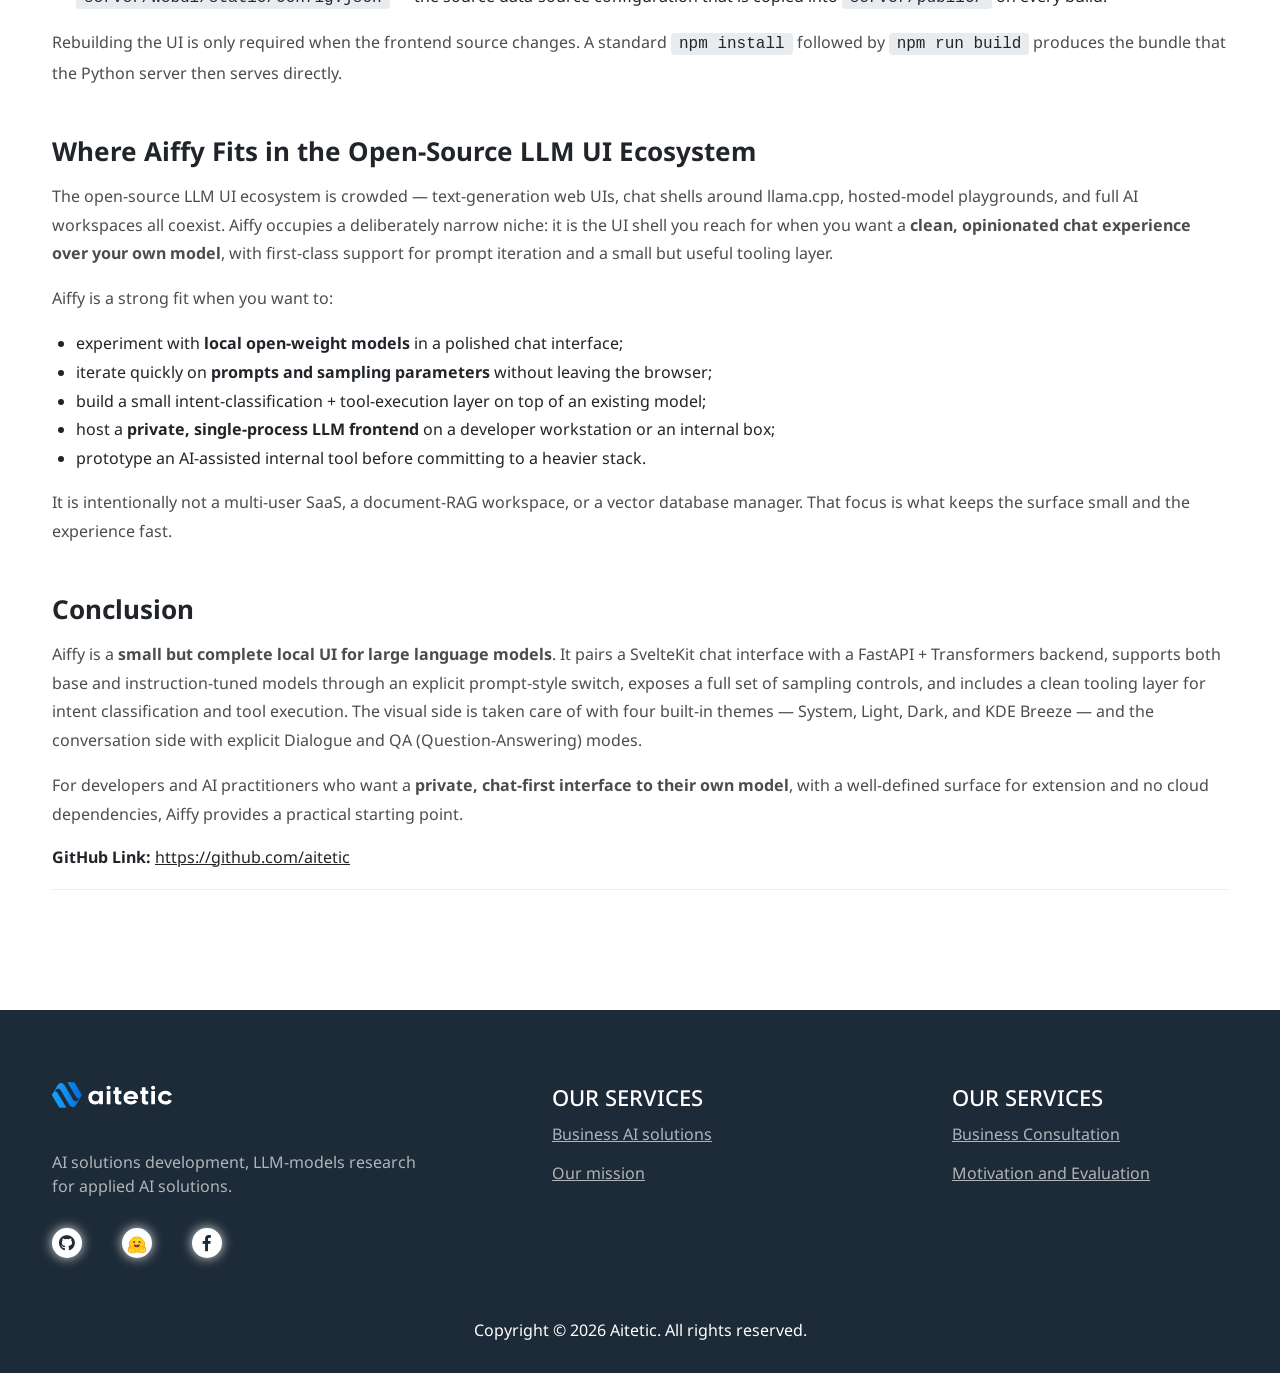
<file: aiffy-ui-for-llm.html>
<!DOCTYPE html>
<html lang="en">
<head>

    <title>Aiffy: chat UI for LLM</title>
    <meta name="description" content="Aiffy is a chat UI for LLM workflows — a polished, browser-based chat interface for local and self-hosted large language models, with theme controls, agent tooling, and a built-in FastAPI + Transformers backend.">

    <meta name="keywords" content="Aiffy, chat UI for LLM, LLM chat interface, UI for large language models, local LLM UI, self-hosted LLM UI, open-source LLM chat, FastAPI LLM server, Transformers chat UI, agent tooling, KDE Breeze theme">
    <meta name="author" content="Aitetic">
    <meta name="robots" content="index, follow, max-snippet:-1, max-image-preview:large">

    <!-- Open Graph -->
    <meta property="og:type" content="article">
    <meta property="og:title" content="Aiffy: chat UI for LLM">
    <meta property="og:description" content="A polished chat UI for LLM workflows — built for local and self-hosted models, with theme controls, agent tooling, QA and Dialogue modes, and a FastAPI + Transformers backend.">
    <meta property="og:url" content="https://aitetic.com/aiffy-ui-for-llm.html">
    <meta property="og:site_name" content="Aitetic">
    <meta property="og:image" content="https://aitetic.com/images/aiffy-ui-for-llm.png">
    <meta property="og:image:alt" content="Aiffy chat UI for LLM — overview screenshot">

    <!-- Twitter Card -->
    <meta name="twitter:card" content="summary_large_image">
    <meta name="twitter:title" content="Aiffy: chat UI for LLM">
    <meta name="twitter:description" content="A polished chat UI for LLM workflows — built for local and self-hosted models, with theme controls, agent tooling, and a FastAPI + Transformers backend.">
    <meta name="twitter:image" content="https://aitetic.com/images/aiffy-ui-for-llm.png">

    <meta name="google-site-verification" content="MCUg1m7fBbGFgcnHiz0u5Wgkmu6W4vbdClvsDqYg6J0" />

    <link rel="canonical" href="https://aitetic.com/aiffy-ui-for-llm.html" />

    <meta charset="UTF-8">
    <link rel="shortcut icon" href="favicon.ico"/>
    <meta name="viewport" content="width=device-width, initial-scale=1, maximum-scale=1">

    <link rel="icon" href="img/logo/aitetic-logo-min.svg" type="image/svg+xml">

    <!-- Bootstrap-5.3.8 -->
    <link rel="stylesheet" type="text/css" href="assets/dist/css/bootstrap.min.css">
    <!-- Font-Awesome -->
    <link rel="stylesheet" type="text/css" href="css/fontawesome-all.css">
    <!-- Slider -->
    <link rel="stylesheet" type="text/css" href="css/swiper.min.css">
    <link rel="stylesheet" type="text/css" href="css/slider.css">
    <!--Navigation Menu CSS-->
    <link rel="stylesheet" type="text/css" href="css/navigation.css">

    <!-- Main Styles -->
    <link rel="stylesheet" type="text/css" href="css/default.css">
    <link rel="stylesheet" type="text/css" href="css/styles.css">
</head>
<body>


<!-- Navbar START -->
<header id="nav-transparent">
    <div>
        <nav id="navigation4" class="container navigation">
            <div class="nav-header">
                <a class="nav-brand" href="/">
                    <img src="img/logo/aitetic-logo.svg" alt="Aitetic logo" class="main-logo" id="light_logo" title="aitetic">
                    <img src="img/logo/aitetic-logo-inversed.svg" alt="Aitetic logo" class="main-logo" id="main_logo" title="aitetic">
                </a>
                <div class="nav-toggle"></div>
            </div>
            <div class="nav-menus-wrapper">
                <ul class="nav-menu align-to-right">
                    <li><a href="/">Home</a></li>
                    <li><a href="/blog.html">ML Blog</a></li>

                    <li><a href="#" role="button" aria-haspopup="true" aria-expanded="false" onclick="event.preventDefault();">Articles</a>
                        <ul class="nav-dropdown">
                            <li><a href="https://github.com/aitetic" target="_blank" rel="noopener noreferrer">
                                    <svg xmlns="http://www.w3.org/2000/svg" class="me-2 align-middle" viewBox="0 0 512 499.36" role="img" height="16" width="16" aria-label="GitHub icon">
                                    <path fill="currentColor" fill-rule="evenodd" d="M256 0C114.64 0 0 114.61 0 256c0 113.09 73.34 209 175.08 242.9 12.8 2.35 17.47-5.56 17.47-12.34 0-6.08-.22-22.18-.35-43.54-71.2 15.49-86.2-34.34-86.2-34.34-11.64-29.57-28.42-37.45-28.42-37.45-23.27-15.84 1.73-15.55 1.73-15.55 25.69 1.81 39.21 26.38 39.21 26.38 22.84 39.12 59.92 27.82 74.5 21.27 2.33-16.54 8.94-27.82 16.25-34.22-56.84-6.43-116.6-28.43-116.6-126.49 0-27.95 10-50.8 26.35-68.69-2.63-6.48-11.42-32.5 2.51-67.75 0 0 21.49-6.88 70.4 26.24a242.65 242.65 0 0 1 128.18 0c48.87-33.13 70.33-26.24 70.33-26.24 14 35.25 5.18 61.27 2.55 67.75 16.41 17.9 26.31 40.75 26.31 68.69 0 98.35-59.85 120-116.88 126.32 9.19 7.9 17.38 23.53 17.38 47.41 0 34.22-.31 61.83-.31 70.23 0 6.85 4.61 14.81 17.6 12.31C438.72 464.97 512 369.08 512 256.02 512 114.62 397.37 0 256 0z">
                                    </path>
                                </svg>GitHub</a>
                            </li>
                        </ul>
                    </li>

                </ul>
            </div>
        </nav>
    </div>
</header>
<!-- Navbar END -->

<!-- Page Title START -->
<div class="page-title-section">
    <div class="black-overlay-70"></div>
    <div class="container">
        <h1>Aiffy: chat UI for LLM</h1>
        <p>Aiffy is a chat UI for LLM workflows — a polished, browser-based interface for local and self-hosted large language models, designed for fast chat interaction, prompt testing, and practical model tooling.</p>
    </div>
</div>
<!-- Page Title END -->

<!-- Blog Post START -->
<div class="section-wrapper">
    <div class="container">

        <div class="blog-post pr-lg-4 pr-0">
            <img src="images/aiffy-ui-for-llm.png" alt="Aiffy UI for LLM" class="mb-15">
            <ul class="blog-post-info ps-0">
                <li><i class="far fa-user"></i><span title="Aitetic">Aitetic</span></li>
                <li><i class="far fa-calendar-alt"></i><span>May 7, 2026</span></li>
            </ul>

            <p><strong>Local language models</strong> have moved from a research curiosity to a practical tool. Developers, researchers, and small teams want to experiment with open-weight models on their own hardware, test prompts privately, and connect models to internal tools — without sending data to a hosted provider. What is missing in many setups is a clean, opinionated interface that ties the model server, the chat experience, and the tooling layer together.</p>

            <p><strong>Aiffy</strong> is built to fill exactly that gap. It is an <strong>adaptive UI shell for large language models</strong> that combines a <code class="code-inline">SvelteKit + TypeScript</code> frontend with a <code class="code-inline">Python</code> backend based on <code class="code-inline">FastAPI</code> and <code class="code-inline">Hugging Face Transformers</code>. The same build runs equally well as a personal app on a developer workstation or as a deployed service behind a shared host, with a familiar chat experience, responsive interaction, and straightforward integration with model backends — suitable for <strong>local or remote inference</strong>, <strong>prompt testing</strong>, and everyday work with language models.</p>


            <h2 class="fw-bold mt-5" style="font-size: 26px;">What is Aiffy?</h2>

            <p>Aiffy is not a wrapper around a hosted API. It is a <strong>complete local stack</strong> with two components that ship together:</p>

            <ul class="article-list">
                <li><strong>FastAPI LLM server</strong> that loads a model with <code class="code-inline">Hugging Face Transformers</code> and exposes a chat endpoint;</li>
                <li><strong>SvelteKit + TypeScript chat UI</strong> that provides settings, theme controls, and integration points.</li>
            </ul>

            <p>The frontend is compiled into a static bundle that the Python server serves directly, so <strong>a single process is enough to run the entire product locally</strong>. There is no separate <code class="code-inline">Node</code> runtime to manage in production, no external database, and no required network calls beyond the optional model download from <code class="code-inline">Hugging Face Hub</code>.</p>

            <p>Aiffy is designed around three principles:</p>

            <ul class="article-list">
                <li><strong>Adaptive deployment</strong> — runs the same way on a developer workstation or as a deployed server, and keeps all conversation data in the browser;</li>
                <li><strong>Chat-first</strong> — the interface is a polished multi-turn chat, not a generic playground;</li>
                <li><strong>Practical for builders</strong> — it ships with the building blocks you need to extend it: agent tooling, an intent classifier, configurable data sources, and an explicit prompt-style switch for base vs instruction-tuned models.</li>
            </ul>


            <h2 class="fw-bold mt-5" style="font-size: 26px;">Key Features of the Aiffy LLM Chat Interface</h2>

            <ul class="article-list">
                <li><strong>Clean chat interface</strong> for working with large language models in a browser.</li>
                <li><strong>Conversation history</strong> for keeping previous prompts and responses available.</li>
                <li><strong>Local and self-hosted LLM support</strong> for private AI experiments and internal workflows.</li>
                <li><strong>Developer-oriented workflow</strong> for testing prompts, models, sampling settings, and tool calls.</li>
                <li><strong>Browser-based LLM chat UI</strong> that keeps the interaction simple, fast, and accessible.</li>
            </ul>


            <h2 class="fw-bold mt-5" style="font-size: 26px;">Quick Start for Local LLM Workflows</h2>

            <p>Aiffy is intentionally easy to launch. After installing the Python dependencies, a single command brings up the server and serves the precompiled UI:</p>

            <pre style="background: rgba(15,23,42,.9); padding: 1rem; border-radius: 12px; color: #e2e8f0; overflow-x:auto;">
pip install -r requirements.txt
python server.py --model gpt2
            </pre>

            <p>Once the server is running, the demo is available in the browser at <code class="code-inline">http://127.0.0.1:8080</code>. The default port and host can be overridden with <code class="code-inline">--port</code> and <code class="code-inline">--host</code>, and a bearer token can be required via <code class="code-inline">--api-key</code> when the server is exposed beyond localhost.</p>


            <h2 class="fw-bold mt-5" style="font-size: 26px;">Flexible Model Loading for Local and Hub Models</h2>

            <p>Aiffy resolves the <code class="code-inline">--model</code> argument through a clear priority order, so you can move between local checkpoints and <code class="code-inline">Hugging Face Hub</code> models without changing how you launch the server:</p>

            <ul class="article-list">
                <li>if the value is a path that exists on disk, it is used directly;</li>
                <li>otherwise, if a folder with that name exists under <code class="code-inline">models/</code> in the repository, it is taken from there;</li>
                <li>otherwise, the model is downloaded from the Hugging Face Hub.</li>
            </ul>

            <p>This means the same command shape works for a local GPT-2 checkpoint, a curated model in your repository, or a remote model identified by its Hub ID:</p>

            <pre style="background: rgba(15,23,42,.9); padding: 1rem; border-radius: 12px; color: #e2e8f0; overflow-x:auto;">
python server.py --model gpt2 --prompt-style raw
python server.py --model Qwen3-0.6B
python server.py --model Qwen/Qwen2.5-1.5B-Instruct
python server.py --model ./models/gpt2 --prompt-style raw
            </pre>

            <p><strong>Device placement and dtype</strong> are auto-selected by default, with explicit overrides available for users who want to pin the model to <code class="code-inline">cpu</code>, <code class="code-inline">cuda</code>, or <code class="code-inline">mps</code>, or to force <code class="code-inline">float16</code>, <code class="code-inline">bfloat16</code>, or <code class="code-inline">float32</code> precision.</p>


            <h2 class="fw-bold mt-5" style="font-size: 26px;">Prompt Styles for Base and Instruction-Tuned Models</h2>

            <p>Different families of models expect different prompt formats. Aiffy makes that explicit through a <code class="code-inline">prompt-style</code> switch instead of guessing silently:</p>

            <ul class="article-list">
                <li><code class="code-inline">auto</code> (default) — uses the tokenizer's <code class="code-inline">chat_template</code> when available; otherwise falls back to a <code class="code-inline">ChatML</code>-style format with <code class="code-inline">&lt;|user|&gt;</code> and <code class="code-inline">&lt;|assistant|&gt;</code> markers. This is the right choice for instruction-tuned models such as Qwen-Instruct or Llama-Instruct.</li>
                <li><code class="code-inline">raw</code> — concatenates the message contents with newlines and no role markers. This is the right choice for base completion models such as GPT-2, which simply continue the text.</li>
            </ul>

            <p>Choosing the wrong style is a common reason a local model produces gibberish or refuses to answer, so Aiffy treats this decision as an explicit configuration option rather than a hidden default.</p>


            <h2 class="fw-bold mt-5" style="font-size: 26px;">Sampling and Greedy Decoding</h2>

            <p>Aiffy follows a simple rule for decoding mode: there is no separate <code class="code-inline">do_sample</code> flag. The mode is inferred from the temperature value. Any temperature meaningfully above zero enables stochastic sampling with the configured <code class="code-inline">temperature</code>, <code class="code-inline">top_p</code>, <code class="code-inline">top_k</code>, and <code class="code-inline">repeat_penalty</code>. A temperature of zero (or any value at or below a small epsilon) switches the model to deterministic greedy decoding.</p>

            <p>This keeps the mental model small: one knob, one behaviour. Defaults are stored in a single <code class="code-inline">DEFAULT_GEN_PARAMS</code> object on the server and surfaced to the frontend as placeholders in the <code class="code-inline">Settings → Generation</code> tab. To force greedy decoding for a single request, simply set <code class="code-inline">temperature: 0</code> in the request body or in the UI.</p>


            <h2 class="fw-bold mt-5" style="font-size: 26px;">Visual Theme Support for Long LLM Sessions</h2>

            <p>Appearance settings live in <code class="code-inline">Settings → General → Theme</code> and are persisted in browser storage. Aiffy ships with four themes out of the box:</p>

            <ul class="article-list">
                <li><code class="code-inline">System</code> — follows the operating system colour scheme and switches automatically when the OS preference changes;</li>
                <li><code class="code-inline">Light</code> — forces the light palette regardless of OS settings;</li>
                <li><code class="code-inline">Dark</code> — forces the dark palette, suitable for low-light work;</li>
                <li><code class="code-inline">KDE Breeze</code> — a Plasma-inspired theme with a blue accent on a dark base, with KDE-style radii and font tweaks layered on top of the dark token set.</li>
            </ul>

            <p>The theme system is designed to be extensible. Adding a new appearance is a matter of registering it in the theme enum, adding it to the settings list, and providing the matching CSS overrides — the rest of the UI picks it up automatically.</p>


            <h2 class="fw-bold mt-5" style="font-size: 26px;">Chat Modes: Dialogue and QA for Conversation History</h2>

            <p>The first dropdown in the left sidebar controls how much <strong>conversation history</strong> is sent to the model on each turn. Aiffy offers two modes:</p>

            <ul class="article-list">
                <li><strong>Dialogue</strong> (default) — sends all messages from the active conversation, so the model sees its own prior replies and can refer back to earlier context;</li>
                <li><code class="code-inline">QA</code> — sends only the latest user message plus any system message, treating each turn as an independent question.</li>
            </ul>

            <p>The selection is persisted in browser storage and synchronised across the UI. Filtering happens on the way out, just before the request is sent — the conversation in <code class="code-inline">IndexedDB</code> and on screen is never modified, so switching from QA back to Dialogue mid-thread restores the full context for the next request. This is also independent of the server-side history cap (<code class="code-inline">--max-history</code>), which limits history for any client; QA mode strips it client-side before the request even leaves the browser.</p>


            <h2 class="fw-bold mt-5" style="font-size: 26px;">Configurable Data Sources</h2>

            <p>The left sidebar surfaces a list of configurable data sources — for example, projects in Jira, spaces in Confluence, or repositories on GitHub. The list is driven by a small <code class="code-inline">JSON</code> config file that the server serves alongside the UI bundle:</p>

            <pre style="background: rgba(15,23,42,.9); padding: 1rem; border-radius: 12px; color: #e2e8f0; overflow-x:auto;">
{
  "Jira": ["Project Alpha", "Project Beta"],
  "Confluence": ["Engineering Docs", "HR Space"],
  "GitHub": ["frontend", "backend"]
}
            </pre>

            <p>The file can be edited directly with no rebuild required, which makes it easy to adapt the same Aiffy build to different teams or projects without recompiling the frontend.</p>


            <h2 class="fw-bold mt-5" style="font-size: 26px;">Agent Tooling for Developer-Focused LLM Interfaces</h2>

            <p>Aiffy includes a <strong>built-in agent tooling layer</strong> that lets the server classify a user message into a tool call and execute it server-side, instead of generating a plain chat reply. A provider is a Python class that implements three methods:</p>

            <ul class="article-list">
                <li><code class="code-inline">classifier_prompt()</code> — the system prompt for the intent-classification pass, instructing the model to return <code class="code-inline">JSON</code>;</li>
                <li><code class="code-inline">normalize_result()</code> — validates and cleans the JSON the classifier returned;</li>
                <li><code class="code-inline">execute()</code> — runs the tool by name and returns its result.</li>
            </ul>

            <p>The chat persona prompt and the classifier prompt are kept strictly separate. The persona is used when the classifier returns <code class="code-inline">unknown</code> and the request falls through to plain generation, while the classifier prompt is used only for the isolated classification pass. This separation is important — collapsing them into one prompt is the most common reason a tool-enabled model starts replying in <code class="code-inline">JSON</code> for ordinary chat messages.</p>

            <p>A reference notebook provider ships with the project, demonstrating five tool intents (add, search, list, delete contacts and notes). Each tool method is a stub with a clear extension point, so building a new tooling backend is mostly a matter of swapping the prompt, normaliser, and tool implementations.</p>


            <h2 class="fw-bold mt-5" style="font-size: 26px;">Intent Classifier Testing</h2>

            <p>To make tooling reliable, Aiffy ships with a <strong>standalone test harness for the intent classifier</strong>. It loads the model directly, replays a curated set of utterances, and reports classification accuracy without starting the HTTP server, opening any ports, or requiring external services. This makes it easy to iterate on the classifier prompt and verify that real user phrasings are routed to the right tool before deploying changes.</p>


            <h2 class="fw-bold mt-5" style="font-size: 26px;">Generation Settings and Sampling Controls</h2>

            <p>The Settings panel exposes a full set of sampling parameters surfaced from the server's defaults. Empty values are shown as placeholders and are not sent on the wire — the server-side default is used instead. Out of the box, the UI exposes:</p>

            <ul class="article-list">
                <li><code class="code-inline">temperature</code>, <code class="code-inline">top_p</code>, <code class="code-inline">top_k</code>, <code class="code-inline">min_p</code> — core sampling controls;</li>
                <li><code class="code-inline">repeat_penalty</code>, <code class="code-inline">presence_penalty</code>, <code class="code-inline">frequency_penalty</code> — repetition controls;</li>
                <li><code class="code-inline">dynatemp_range</code>, <code class="code-inline">dynatemp_exponent</code> — entropy-based dynamic temperature;</li>
                <li><code class="code-inline">xtc_probability</code>, <code class="code-inline">xtc_threshold</code> — XTC sampler;</li>
                <li><code class="code-inline">dry_multiplier</code>, <code class="code-inline">dry_base</code>, <code class="code-inline">dry_allowed_length</code>, <code class="code-inline">dry_penalty_last_n</code> — DRY sampler for long-context repetition control;</li>
                <li><code class="code-inline">max_tokens</code>, <code class="code-inline">typ_p</code>, and a <code class="code-inline">custom JSON</code> field for arbitrary parameters.</li>
            </ul>

            <p>The same surface also includes quality-of-life options: keeping generation statistics visible after the response finishes, displaying tokens-per-second and duration under each assistant message, rendering user content as Markdown, controlling autoscroll behaviour, and pre-encoding the conversation after each turn so that the next prompt is already cached on the server while the user reads the previous reply.</p>


            <h2 class="fw-bold mt-5" style="font-size: 26px;">MCP Servers</h2>

            <p>Aiffy supports the <strong>Model Context Protocol</strong>. MCP servers can be configured directly from the settings UI as a <code class="code-inline">JSON</code> list and are invoked alongside built-in tools. Per-server usage statistics are tracked locally so it is easy to see which integrations are actually being used. This makes Aiffy a practical host for both ad-hoc personal MCP servers and shared team integrations.</p>


            <h2 class="fw-bold mt-5" style="font-size: 26px;">Reasoning, Continue, and Python Interpreter</h2>

            <p>Several features are tailored to modern open-weight models that emit chain-of-thought or that benefit from incremental generation:</p>

            <ul class="article-list">
                <li><strong>Reasoning controls</strong> — the UI can show the thought process inline while the model is still producing it, and lets the user choose whether reasoning from previous turns is fed back into the next request, so the model sees its own chain-of-thought across turns;</li>
                <li><strong>Continue generation</strong> — assistant messages can be extended with a single click, which is useful when the model stops mid-thought or hits a token limit;</li>
                <li><strong>Built-in Python interpreter</strong> — an optional <code class="code-inline">Pyodide</code>-based runtime that executes Python code blocks from the chat directly in the browser, with no server round trip.</li>
            </ul>


            <h2 class="fw-bold mt-5" style="font-size: 26px;">Architecture of the Browser-Based LLM Chat Interface</h2>

            <p>The project layout is intentionally small and easy to navigate:</p>

            <ul class="article-list">
                <li><code class="code-inline">server.py</code> — the FastAPI server, model loading, prompt building, and the streaming chat endpoint;</li>
                <li><code class="code-inline">models/</code> — local model checkpoints (excluded from the repository);</li>
                <li><code class="code-inline">server/public/</code> — the compiled UI bundle and the runtime <code class="code-inline">config.json</code>;</li>
                <li><code class="code-inline">server/webui/src/</code> — the SvelteKit + TypeScript source for the frontend;</li>
                <li><code class="code-inline">server/webui/static/config.json</code> — the source data-source configuration that is copied into <code class="code-inline">server/public/</code> on every build.</li>
            </ul>

            <p>Rebuilding the UI is only required when the frontend source changes. A standard <code class="code-inline">npm install</code> followed by <code class="code-inline">npm run build</code> produces the bundle that the Python server then serves directly.</p>


            <h2 class="fw-bold mt-5" style="font-size: 26px;">Where Aiffy Fits in the Open-Source LLM UI Ecosystem</h2>

            <p>The open-source LLM UI ecosystem is crowded — text-generation web UIs, chat shells around llama.cpp, hosted-model playgrounds, and full AI workspaces all coexist. Aiffy occupies a deliberately narrow niche: it is the UI shell you reach for when you want a <strong>clean, opinionated chat experience over your own model</strong>, with first-class support for prompt iteration and a small but useful tooling layer.</p>

            <p>Aiffy is a strong fit when you want to:</p>

            <ul class="article-list">
                <li>experiment with <strong>local open-weight models</strong> in a polished chat interface;</li>
                <li>iterate quickly on <strong>prompts and sampling parameters</strong> without leaving the browser;</li>
                <li>build a small intent-classification + tool-execution layer on top of an existing model;</li>
                <li>host a <strong>private, single-process LLM frontend</strong> on a developer workstation or an internal box;</li>
                <li>prototype an AI-assisted internal tool before committing to a heavier stack.</li>
            </ul>

            <p>It is intentionally not a multi-user SaaS, a document-RAG workspace, or a vector database manager. That focus is what keeps the surface small and the experience fast.</p>


            <h2 class="fw-bold mt-5" style="font-size: 26px;">Conclusion</h2>

            <p>Aiffy is a <strong>small but complete local UI for large language models</strong>. It pairs a SvelteKit chat interface with a FastAPI + Transformers backend, supports both base and instruction-tuned models through an explicit prompt-style switch, exposes a full set of sampling controls, and includes a clean tooling layer for intent classification and tool execution. 
                The visual side is taken care of with four built-in themes — System, Light, Dark, and KDE Breeze — and the conversation side with explicit Dialogue and QA (Question-Answering) modes.</p>

            <p>For developers and AI practitioners who want a <strong>private, chat-first interface to their own model</strong>, with a well-defined surface for extension and no cloud dependencies, Aiffy provides a practical starting point.</p>

            <strong>GitHub Link:</strong> <a class="text-inherit" href="https://github.com/aitetic" target="_blank" rel="noopener noreferrer">https://github.com/aitetic</a>

        </div>
    </div>
</div>
<!-- Blog Post END -->

<!-- Footer START -->
<footer id="footer">
    <div class="container">
        <div class="row">
            <div class="col-sm-12 col-md-4 foot-col-1">
                <img src="img/logo/aitetic-logo.svg" alt="logo" style="width: 120px; height: auto;" title="aitetic">
                <p class="s-mrt-40">AI solutions development, LLM-models research for applied AI solutions.</p>
                <ul class="social-footer">
                    <li class="shadow">
                        <a href="https://github.com/aitetic" target="_blank" rel="noopener noreferrer">
                            <i class="fab fa-github iconhover" title="aitetic github"></i>
                        </a>
                    </li>
                    <li class="shadow">
                        <a href="https://huggingface.co/aitetic" target="_blank" rel="noopener noreferrer" title="aitetic HuggingFace">
                            <img src="img/content/huggingface_logo-noborder.svg" class="iconhover" alt="Hugging Face" width="20" height="20">
                        </a>
                    </li>
                    <li class="shadow">
                        <a href="https://www.facebook.com/aitetic" target="_blank" rel="noopener noreferrer">
                            <i class="fab fa-facebook-f iconhover" title="aitetic Facebook"></i>
                        </a>
                    </li>
                </ul>
            </div>
            <div class="col-sm-6 col-md-4 col-lg-3 offset-lg-1 foot-col-2 footer-col-clone">
                <h3>OUR SERVICES</h3>
                <ul class="px-0">
                    <li><a href="#">Business AI solutions</a>
                    </li>
                    <li><a href="#">Our mission</a>
                    </li>
                </ul>
            </div>
            <div class="col-sm-6 col-md-4 col-lg-3 offset-lg-1 foot-col-3 footer-col-clone">
                <h3>OUR SERVICES</h3>
                <ul class="px-0">
                    <li><a href="#">Business Consultation</a>
                    </li>
                    <li><a href="#">Motivation and Evaluation</a>
                    </li>
                </ul>
            </div>
            <div class="col-sm-12 foot-bottom">
              <p>Copyright &copy;
                <script>document.write(new Date().getFullYear());</script> Aitetic. All rights reserved.
              </p>
            </div>
        </div>
    </div>
</footer>
<!-- Footer END -->

<!-- Jquery -->
<script src="./js/jquery.min.js"></script>
<!-- Bootstrap -->
<script src="./js/bootstrap.min.js"></script>
<!-- Navbar JS -->
<script src="./js/navigation.js"></script>
<script src="./js/navigation.fixed.js"></script>
<!-- Main JS -->
<script src="./js/main.js"></script>
</body>
</html>
</file>
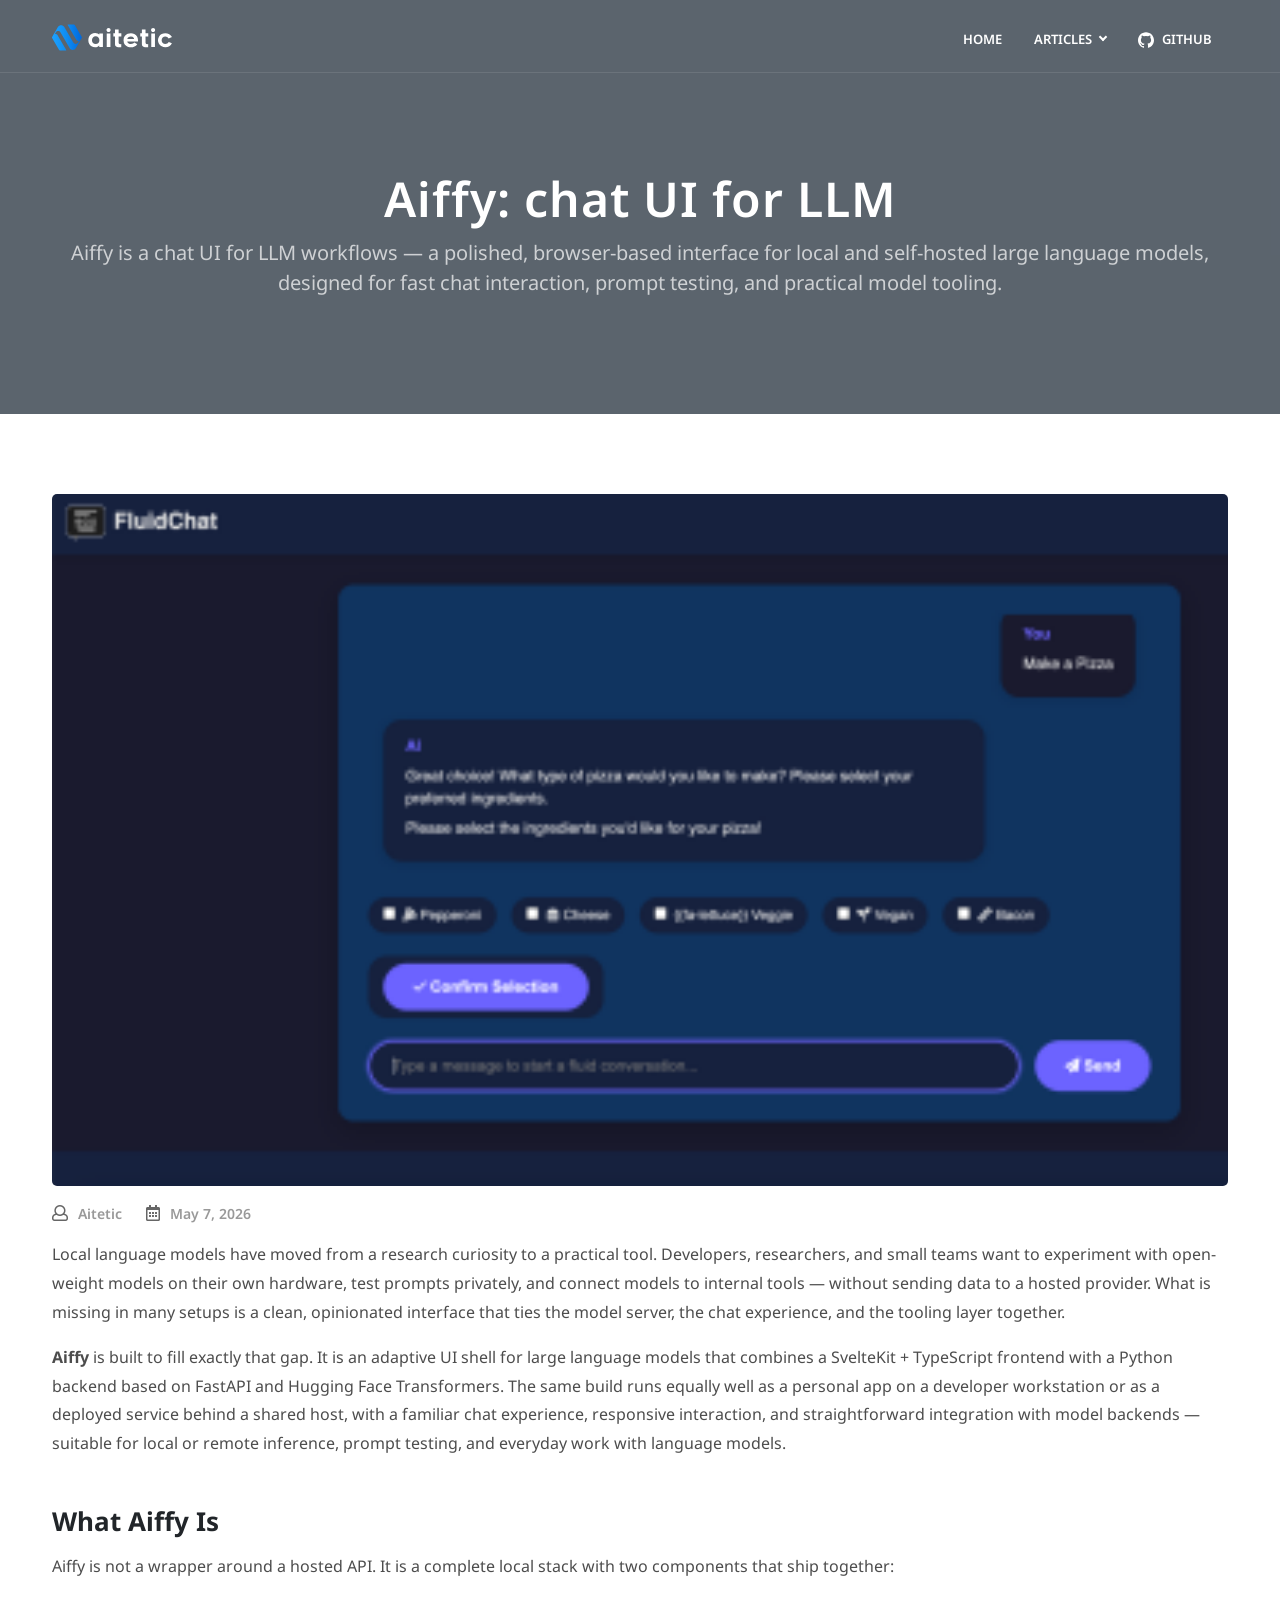
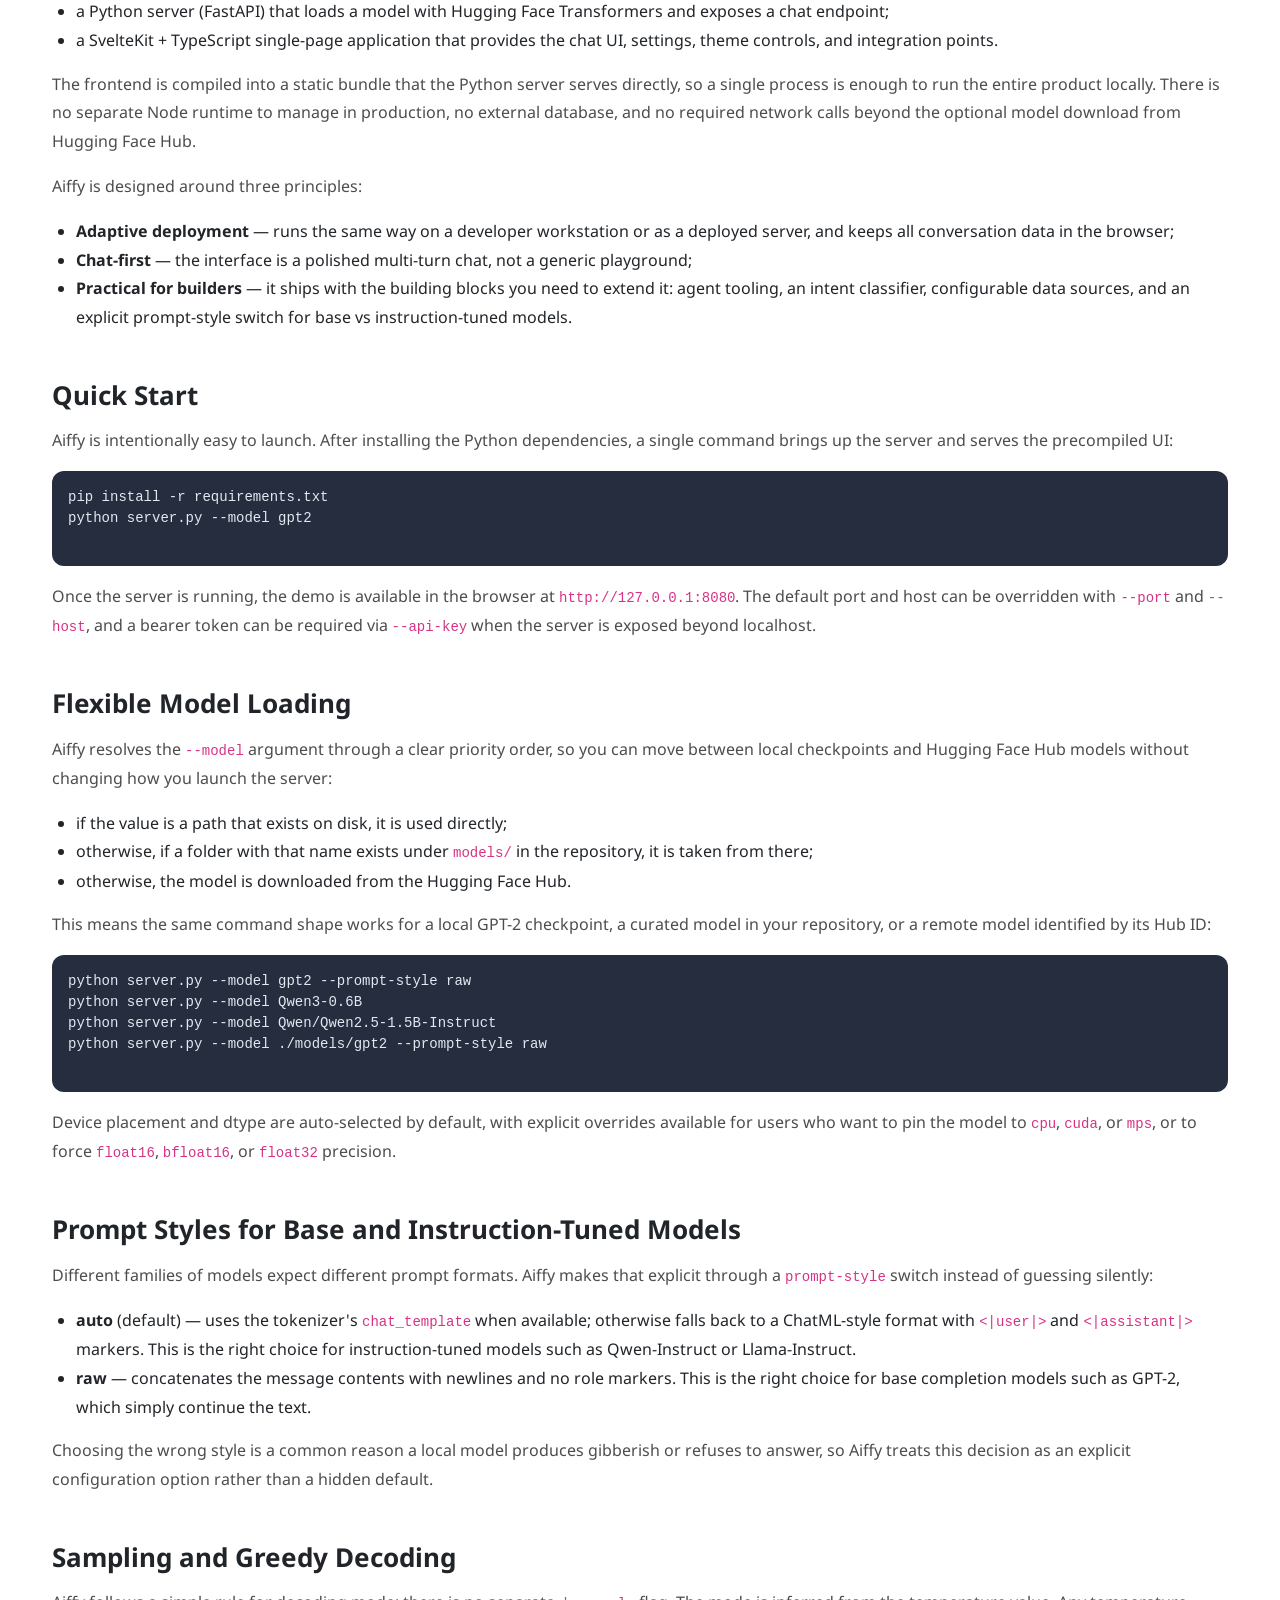
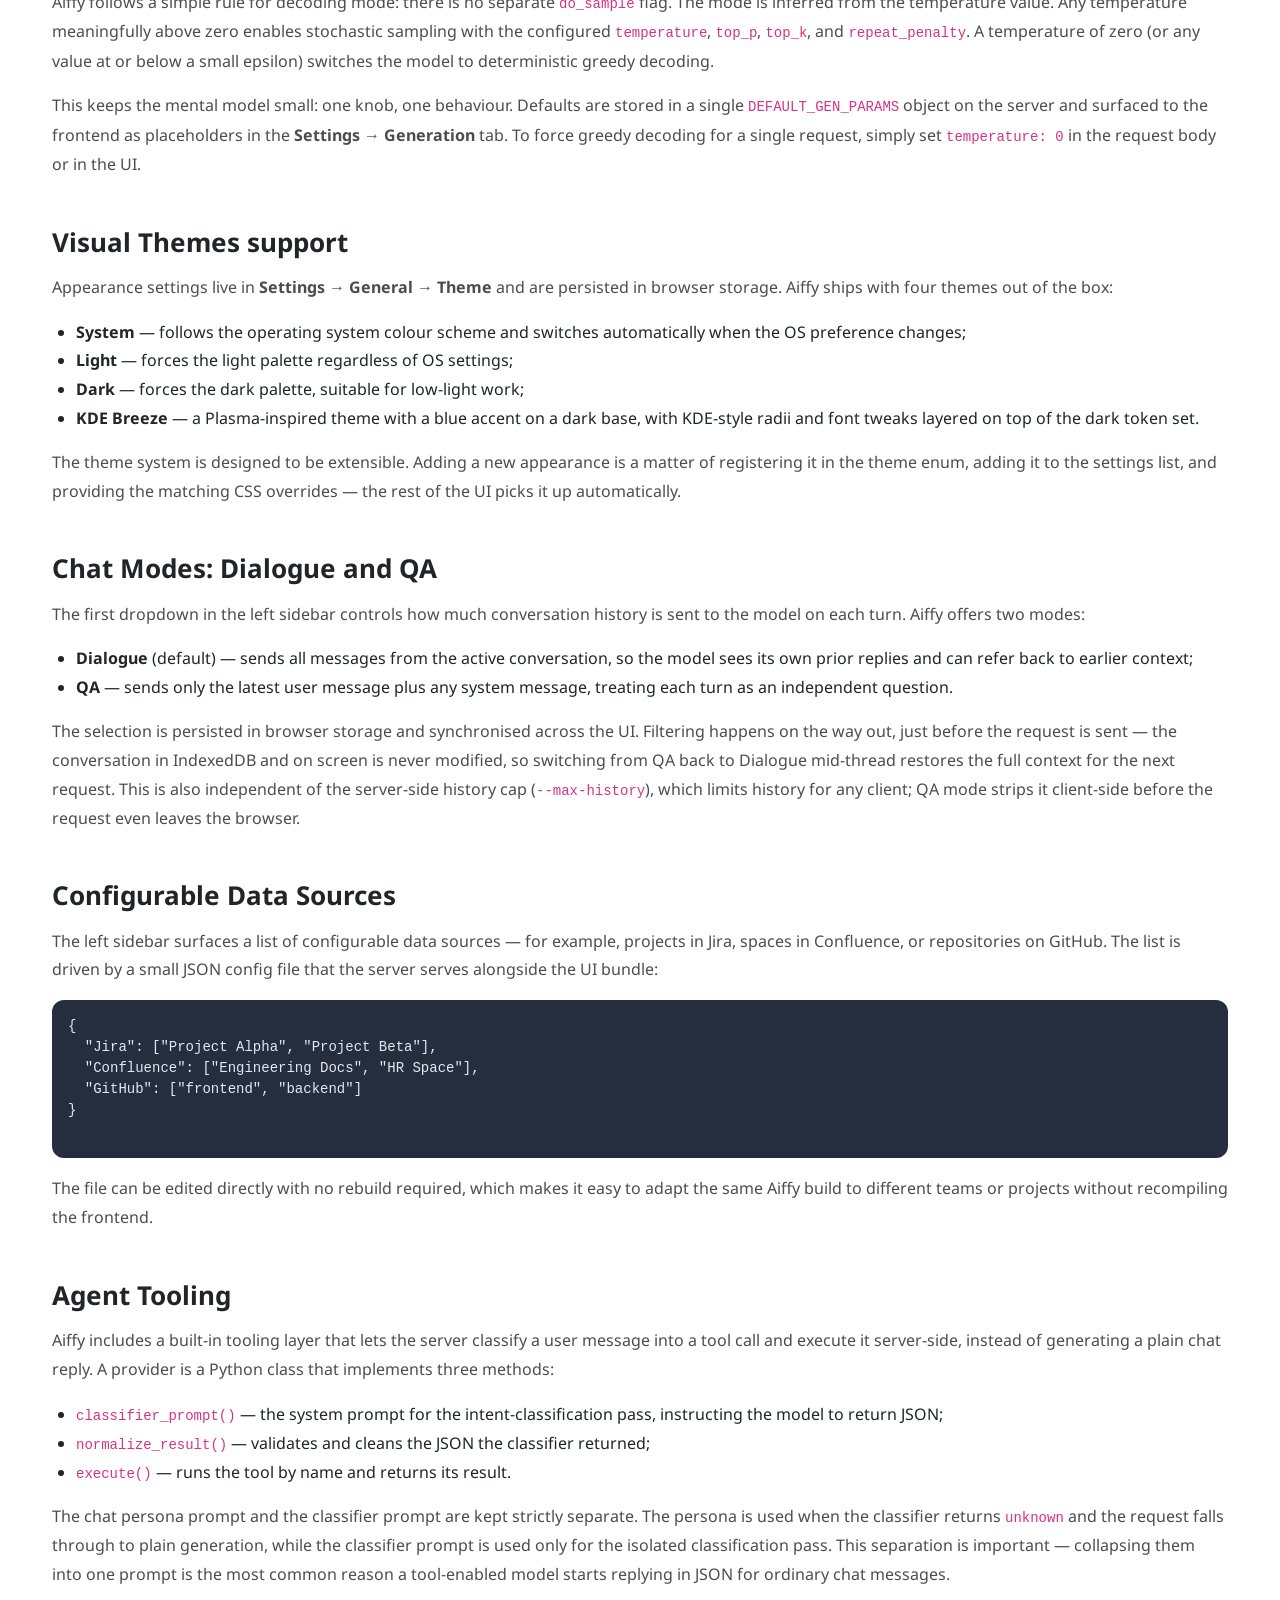
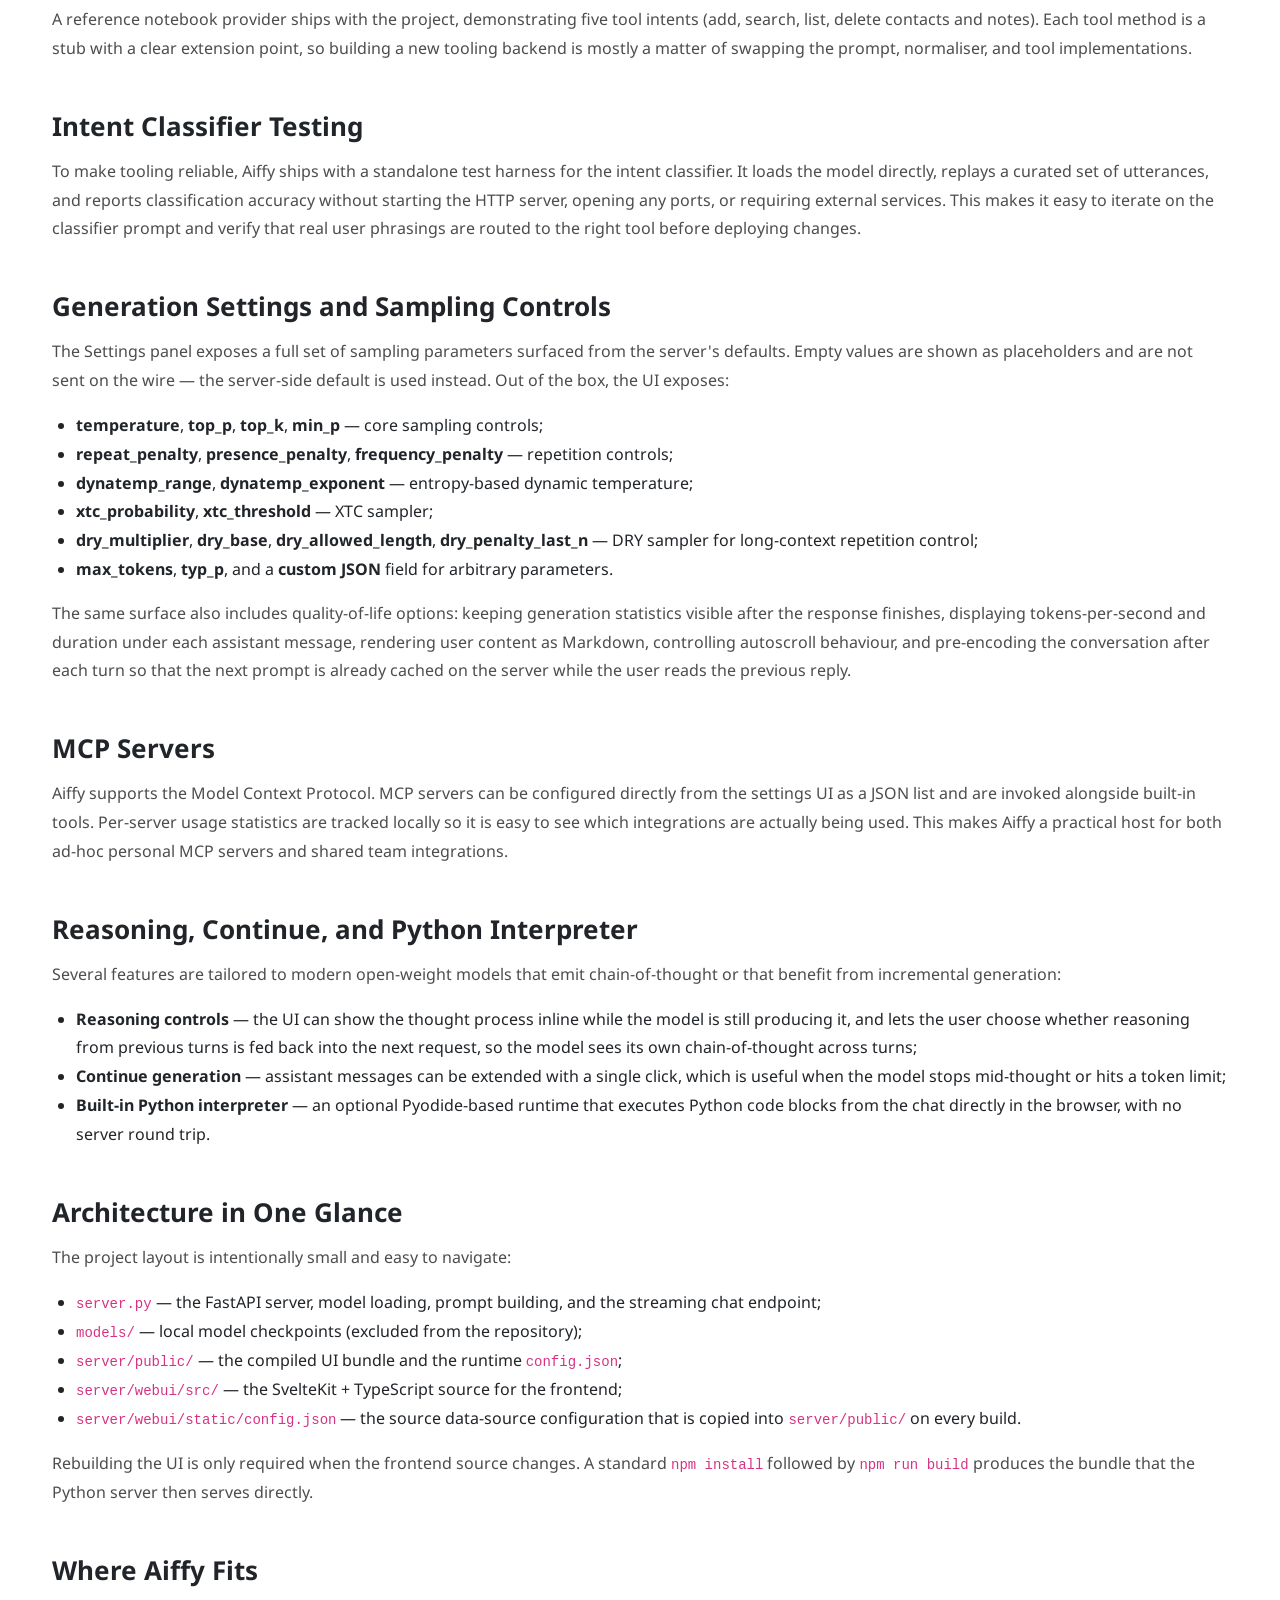
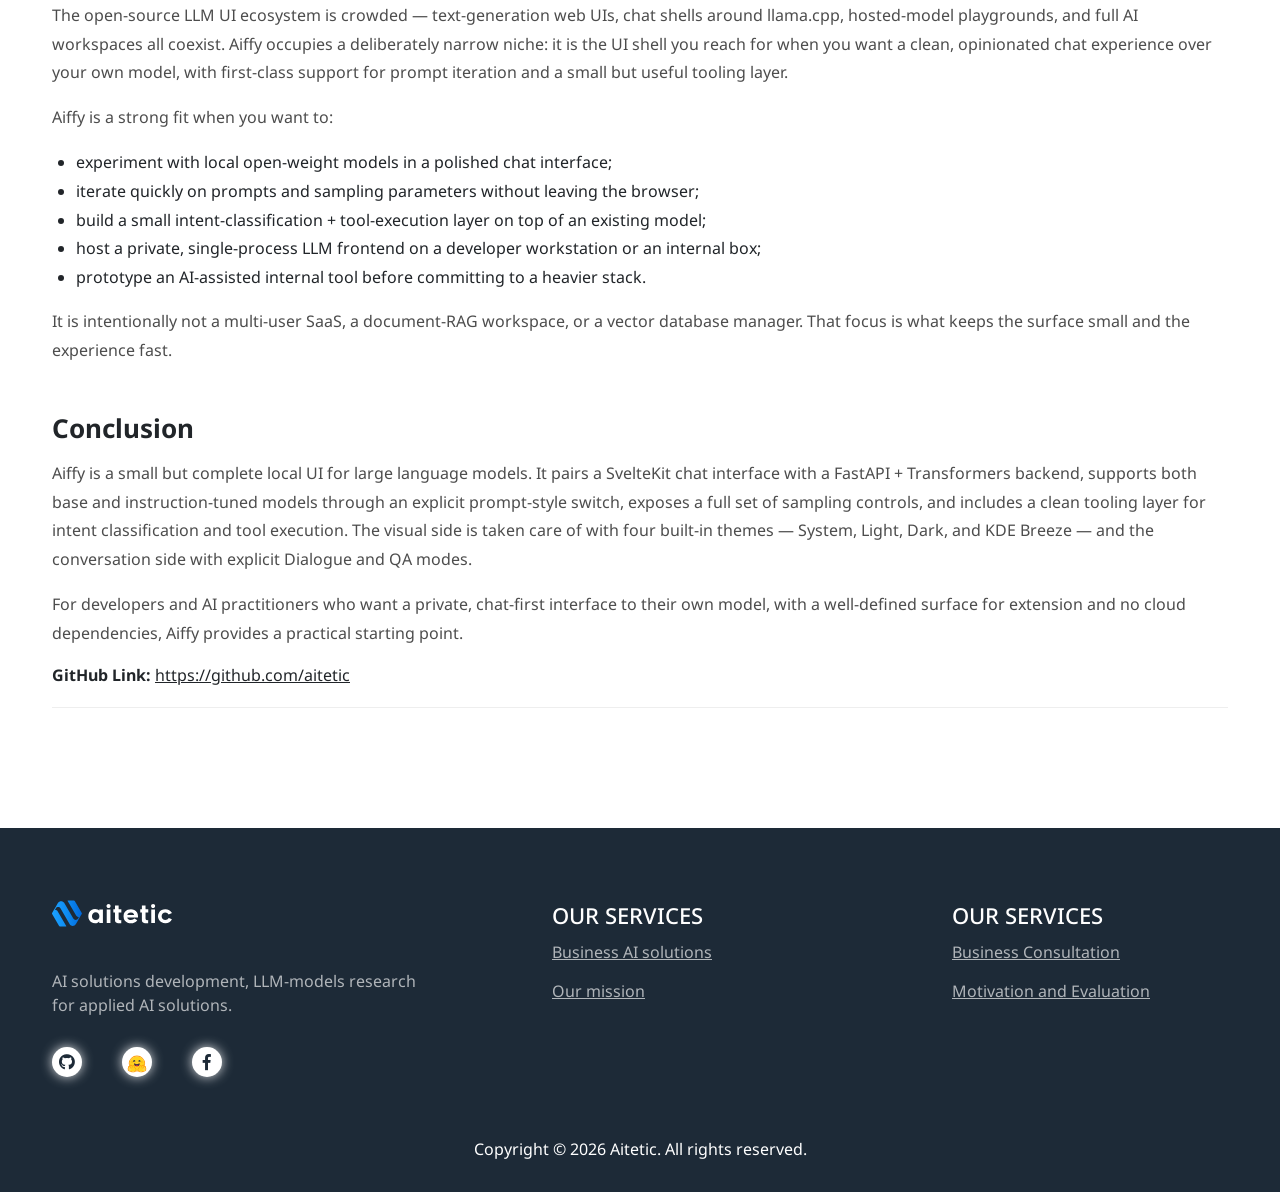
<file: aiffy-ui-for-llms.html>
<!DOCTYPE html>
<html lang="en">
<head>

    <title>Aiffy: chat UI for LLM</title>
    <meta name="description" content="Aiffy is a chat UI for LLM workflows — a polished, browser-based chat interface for local and self-hosted large language models, with theme controls, agent tooling, and a built-in FastAPI + Transformers backend.">

    <meta name="keywords" content="Aiffy, chat UI for LLM, LLM chat interface, UI for large language models, local LLM UI, self-hosted LLM UI, open-source LLM chat, FastAPI LLM server, Transformers chat UI, agent tooling, KDE Breeze theme">
    <meta name="author" content="Aitetic">
    <meta name="robots" content="index, follow, max-snippet:-1, max-image-preview:large">

    <!-- Open Graph -->
    <meta property="og:type" content="article">
    <meta property="og:title" content="Aiffy: chat UI for LLM">
    <meta property="og:description" content="A polished chat UI for LLM workflows — built for local and self-hosted models, with theme controls, agent tooling, QA and Dialogue modes, and a FastAPI + Transformers backend.">
    <meta property="og:url" content="https://aitetic.com/aiffy-chat-ui-for-llm.html">
    <meta property="og:site_name" content="Aitetic">
    <meta property="og:image" content="https://aitetic.com/images/ui-for-llms-overview.png">
    <meta property="og:image:alt" content="Aiffy chat UI for LLM — overview screenshot">

    <!-- Twitter Card -->
    <meta name="twitter:card" content="summary_large_image">
    <meta name="twitter:title" content="Aiffy: chat UI for LLM">
    <meta name="twitter:description" content="A polished chat UI for LLM workflows — built for local and self-hosted models, with theme controls, agent tooling, and a FastAPI + Transformers backend.">
    <meta name="twitter:image" content="https://aitetic.com/images/ui-for-llms-overview.png">

    <meta name="google-site-verification" content="MCUg1m7fBbGFgcnHiz0u5Wgkmu6W4vbdClvsDqYg6J0" />

    <link rel="canonical" href="https://aitetic.com/aiffy-ui-for-llms.html" />

    <meta charset="UTF-8">
    <link rel="shortcut icon" href="favicon.ico"/>
    <meta name="viewport" content="width=device-width, initial-scale=1, maximum-scale=1">

    <link rel="icon" href="img/logo/aitetic-logo-min.svg" type="image/svg+xml">

    <!-- Bootstrap-5.3.8 -->
    <link rel="stylesheet" type="text/css" href="assets/dist/css/bootstrap.min.css">
    <!-- Font-Awesome -->
    <link rel="stylesheet" type="text/css" href="css/fontawesome-all.css">
    <!-- Slider -->
    <link rel="stylesheet" type="text/css" href="css/swiper.min.css">
    <link rel="stylesheet" type="text/css" href="css/slider.css">
    <!--Navigation Menu CSS-->
    <link rel="stylesheet" type="text/css" href="css/navigation.css">

    <!-- Main Styles -->
    <link rel="stylesheet" type="text/css" href="css/default.css">
    <link rel="stylesheet" type="text/css" href="css/styles.css">
</head>
<body>


<!-- Navbar START -->
<header id="nav-transparent">
    <div>
        <nav id="navigation4" class="container navigation">
            <div class="nav-header">
                <a class="nav-brand" href="/">
                    <img src="img/logo/aitetic-logo.svg" alt="Aitetic logo" class="main-logo" id="light_logo" title="aitetic">
                    <img src="img/logo/aitetic-logo-inversed.svg" alt="Aitetic logo" class="main-logo" id="main_logo" title="aitetic">
                </a>
                <div class="nav-toggle"></div>
            </div>
            <div class="nav-menus-wrapper">
                <ul class="nav-menu align-to-right">
                    <li><a href="/" class="nav-link">Home</a></li>
                    <li><a href="#">Articles</a>
                        <ul class="nav-dropdown">
                            <li><a href="/blog.html">ML Blog</a></li>
                        </ul>
                    </li>
                    <li><a href="https://github.com/aitetic" target="_blank" rel="noopener noreferrer">
                        <svg xmlns="http://www.w3.org/2000/svg" class="me-2 align-middle" viewBox="0 0 512 499.36" role="img" height="16" width="16" aria-label="GitHub icon">
                    	<path fill="currentColor" fill-rule="evenodd" d="M256 0C114.64 0 0 114.61 0 256c0 113.09 73.34 209 175.08 242.9 12.8 2.35 17.47-5.56 17.47-12.34 0-6.08-.22-22.18-.35-43.54-71.2 15.49-86.2-34.34-86.2-34.34-11.64-29.57-28.42-37.45-28.42-37.45-23.27-15.84 1.73-15.55 1.73-15.55 25.69 1.81 39.21 26.38 39.21 26.38 22.84 39.12 59.92 27.82 74.5 21.27 2.33-16.54 8.94-27.82 16.25-34.22-56.84-6.43-116.6-28.43-116.6-126.49 0-27.95 10-50.8 26.35-68.69-2.63-6.48-11.42-32.5 2.51-67.75 0 0 21.49-6.88 70.4 26.24a242.65 242.65 0 0 1 128.18 0c48.87-33.13 70.33-26.24 70.33-26.24 14 35.25 5.18 61.27 2.55 67.75 16.41 17.9 26.31 40.75 26.31 68.69 0 98.35-59.85 120-116.88 126.32 9.19 7.9 17.38 23.53 17.38 47.41 0 34.22-.31 61.83-.31 70.23 0 6.85 4.61 14.81 17.6 12.31C438.72 464.97 512 369.08 512 256.02 512 114.62 397.37 0 256 0z">
                      	</path>
                        </svg>GitHub</a></li>
                </ul>
            </div>
        </nav>
    </div>
</header>
<!-- Navbar END -->

<!-- Page Title START -->
<div class="page-title-section">
    <div class="black-overlay-70"></div>
    <div class="container">
        <h1>Aiffy: chat UI for LLM</h1>
        <p>Aiffy is a chat UI for LLM workflows — a polished, browser-based interface for local and self-hosted large language models, designed for fast chat interaction, prompt testing, and practical model tooling.</p>
    </div>
</div>
<!-- Page Title END -->

<!-- Blog Post START -->
<div class="section-wrapper">
    <div class="container">

        <div class="blog-post pr-lg-4 pr-0">
            <img src="images/ui-for-llms-overview-small.png" alt="Aiffy UI for LLMs" class="mb-15">
            <ul class="blog-post-info ps-0">
                <li><i class="far fa-user"></i><span title="Aitetic">Aitetic</span></li>
                <li><i class="far fa-calendar-alt"></i><span>May 7, 2026</span></li>
            </ul>

            <p>Local language models have moved from a research curiosity to a practical tool. Developers, researchers, and small teams want to experiment with open-weight models on their own hardware, test prompts privately, and connect models to internal tools — without sending data to a hosted provider. What is missing in many setups is a clean, opinionated interface that ties the model server, the chat experience, and the tooling layer together.</p>

            <p><strong>Aiffy</strong> is built to fill exactly that gap. It is an adaptive UI shell for large language models that combines a SvelteKit + TypeScript frontend with a Python backend based on FastAPI and Hugging Face Transformers. The same build runs equally well as a personal app on a developer workstation or as a deployed service behind a shared host, with a familiar chat experience, responsive interaction, and straightforward integration with model backends — suitable for local or remote inference, prompt testing, and everyday work with language models.</p>


            <h2 class="fw-bold mt-5" style="font-size: 26px;">What Aiffy Is</h2>

            <p>Aiffy is not a wrapper around a hosted API. It is a complete local stack with two components that ship together:</p>

            <ul class="article-list">
                <li>a Python server (FastAPI) that loads a model with Hugging Face Transformers and exposes a chat endpoint;</li>
                <li>a SvelteKit + TypeScript single-page application that provides the chat UI, settings, theme controls, and integration points.</li>
            </ul>

            <p>The frontend is compiled into a static bundle that the Python server serves directly, so a single process is enough to run the entire product locally. There is no separate Node runtime to manage in production, no external database, and no required network calls beyond the optional model download from Hugging Face Hub.</p>

            <p>Aiffy is designed around three principles:</p>

            <ul class="article-list">
                <li><strong>Adaptive deployment</strong> — runs the same way on a developer workstation or as a deployed server, and keeps all conversation data in the browser;</li>
                <li><strong>Chat-first</strong> — the interface is a polished multi-turn chat, not a generic playground;</li>
                <li><strong>Practical for builders</strong> — it ships with the building blocks you need to extend it: agent tooling, an intent classifier, configurable data sources, and an explicit prompt-style switch for base vs instruction-tuned models.</li>
            </ul>


            <h2 class="fw-bold mt-5" style="font-size: 26px;">Quick Start</h2>

            <p>Aiffy is intentionally easy to launch. After installing the Python dependencies, a single command brings up the server and serves the precompiled UI:</p>

            <pre style="background: rgba(15,23,42,.9); padding: 1rem; border-radius: 12px; color: #e2e8f0; overflow-x:auto;">
pip install -r requirements.txt
python server.py --model gpt2
            </pre>

            <p>Once the server is running, the demo is available in the browser at <code>http://127.0.0.1:8080</code>. The default port and host can be overridden with <code>--port</code> and <code>--host</code>, and a bearer token can be required via <code>--api-key</code> when the server is exposed beyond localhost.</p>


            <h2 class="fw-bold mt-5" style="font-size: 26px;">Flexible Model Loading</h2>

            <p>Aiffy resolves the <code>--model</code> argument through a clear priority order, so you can move between local checkpoints and Hugging Face Hub models without changing how you launch the server:</p>

            <ul class="article-list">
                <li>if the value is a path that exists on disk, it is used directly;</li>
                <li>otherwise, if a folder with that name exists under <code>models/</code> in the repository, it is taken from there;</li>
                <li>otherwise, the model is downloaded from the Hugging Face Hub.</li>
            </ul>

            <p>This means the same command shape works for a local GPT-2 checkpoint, a curated model in your repository, or a remote model identified by its Hub ID:</p>

            <pre style="background: rgba(15,23,42,.9); padding: 1rem; border-radius: 12px; color: #e2e8f0; overflow-x:auto;">
python server.py --model gpt2 --prompt-style raw
python server.py --model Qwen3-0.6B
python server.py --model Qwen/Qwen2.5-1.5B-Instruct
python server.py --model ./models/gpt2 --prompt-style raw
            </pre>

            <p>Device placement and dtype are auto-selected by default, with explicit overrides available for users who want to pin the model to <code>cpu</code>, <code>cuda</code>, or <code>mps</code>, or to force <code>float16</code>, <code>bfloat16</code>, or <code>float32</code> precision.</p>


            <h2 class="fw-bold mt-5" style="font-size: 26px;">Prompt Styles for Base and Instruction-Tuned Models</h2>

            <p>Different families of models expect different prompt formats. Aiffy makes that explicit through a <code>prompt-style</code> switch instead of guessing silently:</p>

            <ul class="article-list">
                <li><strong>auto</strong> (default) — uses the tokenizer's <code>chat_template</code> when available; otherwise falls back to a ChatML-style format with <code>&lt;|user|&gt;</code> and <code>&lt;|assistant|&gt;</code> markers. This is the right choice for instruction-tuned models such as Qwen-Instruct or Llama-Instruct.</li>
                <li><strong>raw</strong> — concatenates the message contents with newlines and no role markers. This is the right choice for base completion models such as GPT-2, which simply continue the text.</li>
            </ul>

            <p>Choosing the wrong style is a common reason a local model produces gibberish or refuses to answer, so Aiffy treats this decision as an explicit configuration option rather than a hidden default.</p>


            <h2 class="fw-bold mt-5" style="font-size: 26px;">Sampling and Greedy Decoding</h2>

            <p>Aiffy follows a simple rule for decoding mode: there is no separate <code>do_sample</code> flag. The mode is inferred from the temperature value. Any temperature meaningfully above zero enables stochastic sampling with the configured <code>temperature</code>, <code>top_p</code>, <code>top_k</code>, and <code>repeat_penalty</code>. A temperature of zero (or any value at or below a small epsilon) switches the model to deterministic greedy decoding.</p>

            <p>This keeps the mental model small: one knob, one behaviour. Defaults are stored in a single <code>DEFAULT_GEN_PARAMS</code> object on the server and surfaced to the frontend as placeholders in the <strong>Settings → Generation</strong> tab. To force greedy decoding for a single request, simply set <code>temperature: 0</code> in the request body or in the UI.</p>


            <h2 class="fw-bold mt-5" style="font-size: 26px;">Visual Themes support</h2>

            <p>Appearance settings live in <strong>Settings → General → Theme</strong> and are persisted in browser storage. Aiffy ships with four themes out of the box:</p>

            <ul class="article-list">
                <li><strong>System</strong> — follows the operating system colour scheme and switches automatically when the OS preference changes;</li>
                <li><strong>Light</strong> — forces the light palette regardless of OS settings;</li>
                <li><strong>Dark</strong> — forces the dark palette, suitable for low-light work;</li>
                <li><strong>KDE Breeze</strong> — a Plasma-inspired theme with a blue accent on a dark base, with KDE-style radii and font tweaks layered on top of the dark token set.</li>
            </ul>

            <p>The theme system is designed to be extensible. Adding a new appearance is a matter of registering it in the theme enum, adding it to the settings list, and providing the matching CSS overrides — the rest of the UI picks it up automatically.</p>


            <h2 class="fw-bold mt-5" style="font-size: 26px;">Chat Modes: Dialogue and QA</h2>

            <p>The first dropdown in the left sidebar controls how much conversation history is sent to the model on each turn. Aiffy offers two modes:</p>

            <ul class="article-list">
                <li><strong>Dialogue</strong> (default) — sends all messages from the active conversation, so the model sees its own prior replies and can refer back to earlier context;</li>
                <li><strong>QA</strong> — sends only the latest user message plus any system message, treating each turn as an independent question.</li>
            </ul>

            <p>The selection is persisted in browser storage and synchronised across the UI. Filtering happens on the way out, just before the request is sent — the conversation in IndexedDB and on screen is never modified, so switching from QA back to Dialogue mid-thread restores the full context for the next request. This is also independent of the server-side history cap (<code>--max-history</code>), which limits history for any client; QA mode strips it client-side before the request even leaves the browser.</p>


            <h2 class="fw-bold mt-5" style="font-size: 26px;">Configurable Data Sources</h2>

            <p>The left sidebar surfaces a list of configurable data sources — for example, projects in Jira, spaces in Confluence, or repositories on GitHub. The list is driven by a small JSON config file that the server serves alongside the UI bundle:</p>

            <pre style="background: rgba(15,23,42,.9); padding: 1rem; border-radius: 12px; color: #e2e8f0; overflow-x:auto;">
{
  "Jira": ["Project Alpha", "Project Beta"],
  "Confluence": ["Engineering Docs", "HR Space"],
  "GitHub": ["frontend", "backend"]
}
            </pre>

            <p>The file can be edited directly with no rebuild required, which makes it easy to adapt the same Aiffy build to different teams or projects without recompiling the frontend.</p>


            <h2 class="fw-bold mt-5" style="font-size: 26px;">Agent Tooling</h2>

            <p>Aiffy includes a built-in tooling layer that lets the server classify a user message into a tool call and execute it server-side, instead of generating a plain chat reply. A provider is a Python class that implements three methods:</p>

            <ul class="article-list">
                <li><code>classifier_prompt()</code> — the system prompt for the intent-classification pass, instructing the model to return JSON;</li>
                <li><code>normalize_result()</code> — validates and cleans the JSON the classifier returned;</li>
                <li><code>execute()</code> — runs the tool by name and returns its result.</li>
            </ul>

            <p>The chat persona prompt and the classifier prompt are kept strictly separate. The persona is used when the classifier returns <code>unknown</code> and the request falls through to plain generation, while the classifier prompt is used only for the isolated classification pass. This separation is important — collapsing them into one prompt is the most common reason a tool-enabled model starts replying in JSON for ordinary chat messages.</p>

            <p>A reference notebook provider ships with the project, demonstrating five tool intents (add, search, list, delete contacts and notes). Each tool method is a stub with a clear extension point, so building a new tooling backend is mostly a matter of swapping the prompt, normaliser, and tool implementations.</p>


            <h2 class="fw-bold mt-5" style="font-size: 26px;">Intent Classifier Testing</h2>

            <p>To make tooling reliable, Aiffy ships with a standalone test harness for the intent classifier. It loads the model directly, replays a curated set of utterances, and reports classification accuracy without starting the HTTP server, opening any ports, or requiring external services. This makes it easy to iterate on the classifier prompt and verify that real user phrasings are routed to the right tool before deploying changes.</p>


            <h2 class="fw-bold mt-5" style="font-size: 26px;">Generation Settings and Sampling Controls</h2>

            <p>The Settings panel exposes a full set of sampling parameters surfaced from the server's defaults. Empty values are shown as placeholders and are not sent on the wire — the server-side default is used instead. Out of the box, the UI exposes:</p>

            <ul class="article-list">
                <li><strong>temperature</strong>, <strong>top_p</strong>, <strong>top_k</strong>, <strong>min_p</strong> — core sampling controls;</li>
                <li><strong>repeat_penalty</strong>, <strong>presence_penalty</strong>, <strong>frequency_penalty</strong> — repetition controls;</li>
                <li><strong>dynatemp_range</strong>, <strong>dynatemp_exponent</strong> — entropy-based dynamic temperature;</li>
                <li><strong>xtc_probability</strong>, <strong>xtc_threshold</strong> — XTC sampler;</li>
                <li><strong>dry_multiplier</strong>, <strong>dry_base</strong>, <strong>dry_allowed_length</strong>, <strong>dry_penalty_last_n</strong> — DRY sampler for long-context repetition control;</li>
                <li><strong>max_tokens</strong>, <strong>typ_p</strong>, and a <strong>custom JSON</strong> field for arbitrary parameters.</li>
            </ul>

            <p>The same surface also includes quality-of-life options: keeping generation statistics visible after the response finishes, displaying tokens-per-second and duration under each assistant message, rendering user content as Markdown, controlling autoscroll behaviour, and pre-encoding the conversation after each turn so that the next prompt is already cached on the server while the user reads the previous reply.</p>


            <h2 class="fw-bold mt-5" style="font-size: 26px;">MCP Servers</h2>

            <p>Aiffy supports the Model Context Protocol. MCP servers can be configured directly from the settings UI as a JSON list and are invoked alongside built-in tools. Per-server usage statistics are tracked locally so it is easy to see which integrations are actually being used. This makes Aiffy a practical host for both ad-hoc personal MCP servers and shared team integrations.</p>


            <h2 class="fw-bold mt-5" style="font-size: 26px;">Reasoning, Continue, and Python Interpreter</h2>

            <p>Several features are tailored to modern open-weight models that emit chain-of-thought or that benefit from incremental generation:</p>

            <ul class="article-list">
                <li><strong>Reasoning controls</strong> — the UI can show the thought process inline while the model is still producing it, and lets the user choose whether reasoning from previous turns is fed back into the next request, so the model sees its own chain-of-thought across turns;</li>
                <li><strong>Continue generation</strong> — assistant messages can be extended with a single click, which is useful when the model stops mid-thought or hits a token limit;</li>
                <li><strong>Built-in Python interpreter</strong> — an optional Pyodide-based runtime that executes Python code blocks from the chat directly in the browser, with no server round trip.</li>
            </ul>


            <h2 class="fw-bold mt-5" style="font-size: 26px;">Architecture in One Glance</h2>

            <p>The project layout is intentionally small and easy to navigate:</p>

            <ul class="article-list">
                <li><code>server.py</code> — the FastAPI server, model loading, prompt building, and the streaming chat endpoint;</li>
                <li><code>models/</code> — local model checkpoints (excluded from the repository);</li>
                <li><code>server/public/</code> — the compiled UI bundle and the runtime <code>config.json</code>;</li>
                <li><code>server/webui/src/</code> — the SvelteKit + TypeScript source for the frontend;</li>
                <li><code>server/webui/static/config.json</code> — the source data-source configuration that is copied into <code>server/public/</code> on every build.</li>
            </ul>

            <p>Rebuilding the UI is only required when the frontend source changes. A standard <code>npm install</code> followed by <code>npm run build</code> produces the bundle that the Python server then serves directly.</p>


            <h2 class="fw-bold mt-5" style="font-size: 26px;">Where Aiffy Fits</h2>

            <p>The open-source LLM UI ecosystem is crowded — text-generation web UIs, chat shells around llama.cpp, hosted-model playgrounds, and full AI workspaces all coexist. Aiffy occupies a deliberately narrow niche: it is the UI shell you reach for when you want a clean, opinionated chat experience over your own model, with first-class support for prompt iteration and a small but useful tooling layer.</p>

            <p>Aiffy is a strong fit when you want to:</p>

            <ul class="article-list">
                <li>experiment with local open-weight models in a polished chat interface;</li>
                <li>iterate quickly on prompts and sampling parameters without leaving the browser;</li>
                <li>build a small intent-classification + tool-execution layer on top of an existing model;</li>
                <li>host a private, single-process LLM frontend on a developer workstation or an internal box;</li>
                <li>prototype an AI-assisted internal tool before committing to a heavier stack.</li>
            </ul>

            <p>It is intentionally not a multi-user SaaS, a document-RAG workspace, or a vector database manager. That focus is what keeps the surface small and the experience fast.</p>


            <h2 class="fw-bold mt-5" style="font-size: 26px;">Conclusion</h2>

            <p>Aiffy is a small but complete local UI for large language models. It pairs a SvelteKit chat interface with a FastAPI + Transformers backend, supports both base and instruction-tuned models through an explicit prompt-style switch, exposes a full set of sampling controls, and includes a clean tooling layer for intent classification and tool execution. The visual side is taken care of with four built-in themes — System, Light, Dark, and KDE Breeze — and the conversation side with explicit Dialogue and QA modes.</p>

            <p>For developers and AI practitioners who want a private, chat-first interface to their own model, with a well-defined surface for extension and no cloud dependencies, Aiffy provides a practical starting point.</p>

            <strong>GitHub Link:</strong> <a class="text-inherit" href="https://github.com/aitetic" target="_blank" rel="noopener noreferrer">https://github.com/aitetic</a>

        </div>
    </div>
</div>
<!-- Blog Post END -->

<!-- Footer START -->
<footer id="footer">
    <div class="container">
        <div class="row">
            <div class="col-sm-12 col-md-4 foot-col-1">
                <img src="img/logo/aitetic-logo.svg" alt="logo" style="width: 120px; height: auto;" title="aitetic">
                <p class="s-mrt-40">AI solutions development, LLM-models research for applied AI solutions.</p>
                <ul class="social-footer">
                    <li class="shadow">
                        <a href="https://github.com/aitetic" target="_blank" rel="noopener noreferrer">
                            <i class="fab fa-github iconhover" title="aitetic github"></i>
                        </a>
                    </li>
                    <li class="shadow">
                        <a href="https://huggingface.co/aitetic" target="_blank" rel="noopener noreferrer" title="aitetic HuggingFace">
                            <img src="img/content/huggingface_logo-noborder.svg" class="iconhover" alt="Hugging Face" width="20" height="20">
                        </a>
                    </li>
                    <li class="shadow">
                        <a href="https://www.facebook.com/aitetic" target="_blank" rel="noopener noreferrer">
                            <i class="fab fa-facebook-f iconhover" title="aitetic Facebook"></i>
                        </a>
                    </li>
                </ul>
            </div>
            <div class="col-sm-6 col-md-4 col-lg-3 offset-lg-1 foot-col-2 footer-col-clone">
                <h3>OUR SERVICES</h3>
                <ul class="px-0">
                    <li><a href="#">Business AI solutions</a>
                    </li>
                    <li><a href="#">Our mission</a>
                    </li>
                </ul>
            </div>
            <div class="col-sm-6 col-md-4 col-lg-3 offset-lg-1 foot-col-3 footer-col-clone">
                <h3>OUR SERVICES</h3>
                <ul class="px-0">
                    <li><a href="#">Business Consultation</a>
                    </li>
                    <li><a href="#">Motivation and Evaluation</a>
                    </li>
                </ul>
            </div>
            <div class="col-sm-12 foot-bottom">
              <p>Copyright &copy;
                <script>document.write(new Date().getFullYear());</script> Aitetic. All rights reserved.
              </p>
            </div>
        </div>
    </div>
</footer>
<!-- Footer END -->

<!-- Jquery -->
<script src="./js/jquery.min.js"></script>
<!-- Bootstrap -->
<script src="./js/bootstrap.min.js"></script>
<!-- Navbar JS -->
<script src="./js/navigation.js"></script>
<script src="./js/navigation.fixed.js"></script>
<!-- Main JS -->
<script src="./js/main.js"></script>
</body>
</html>
</file>
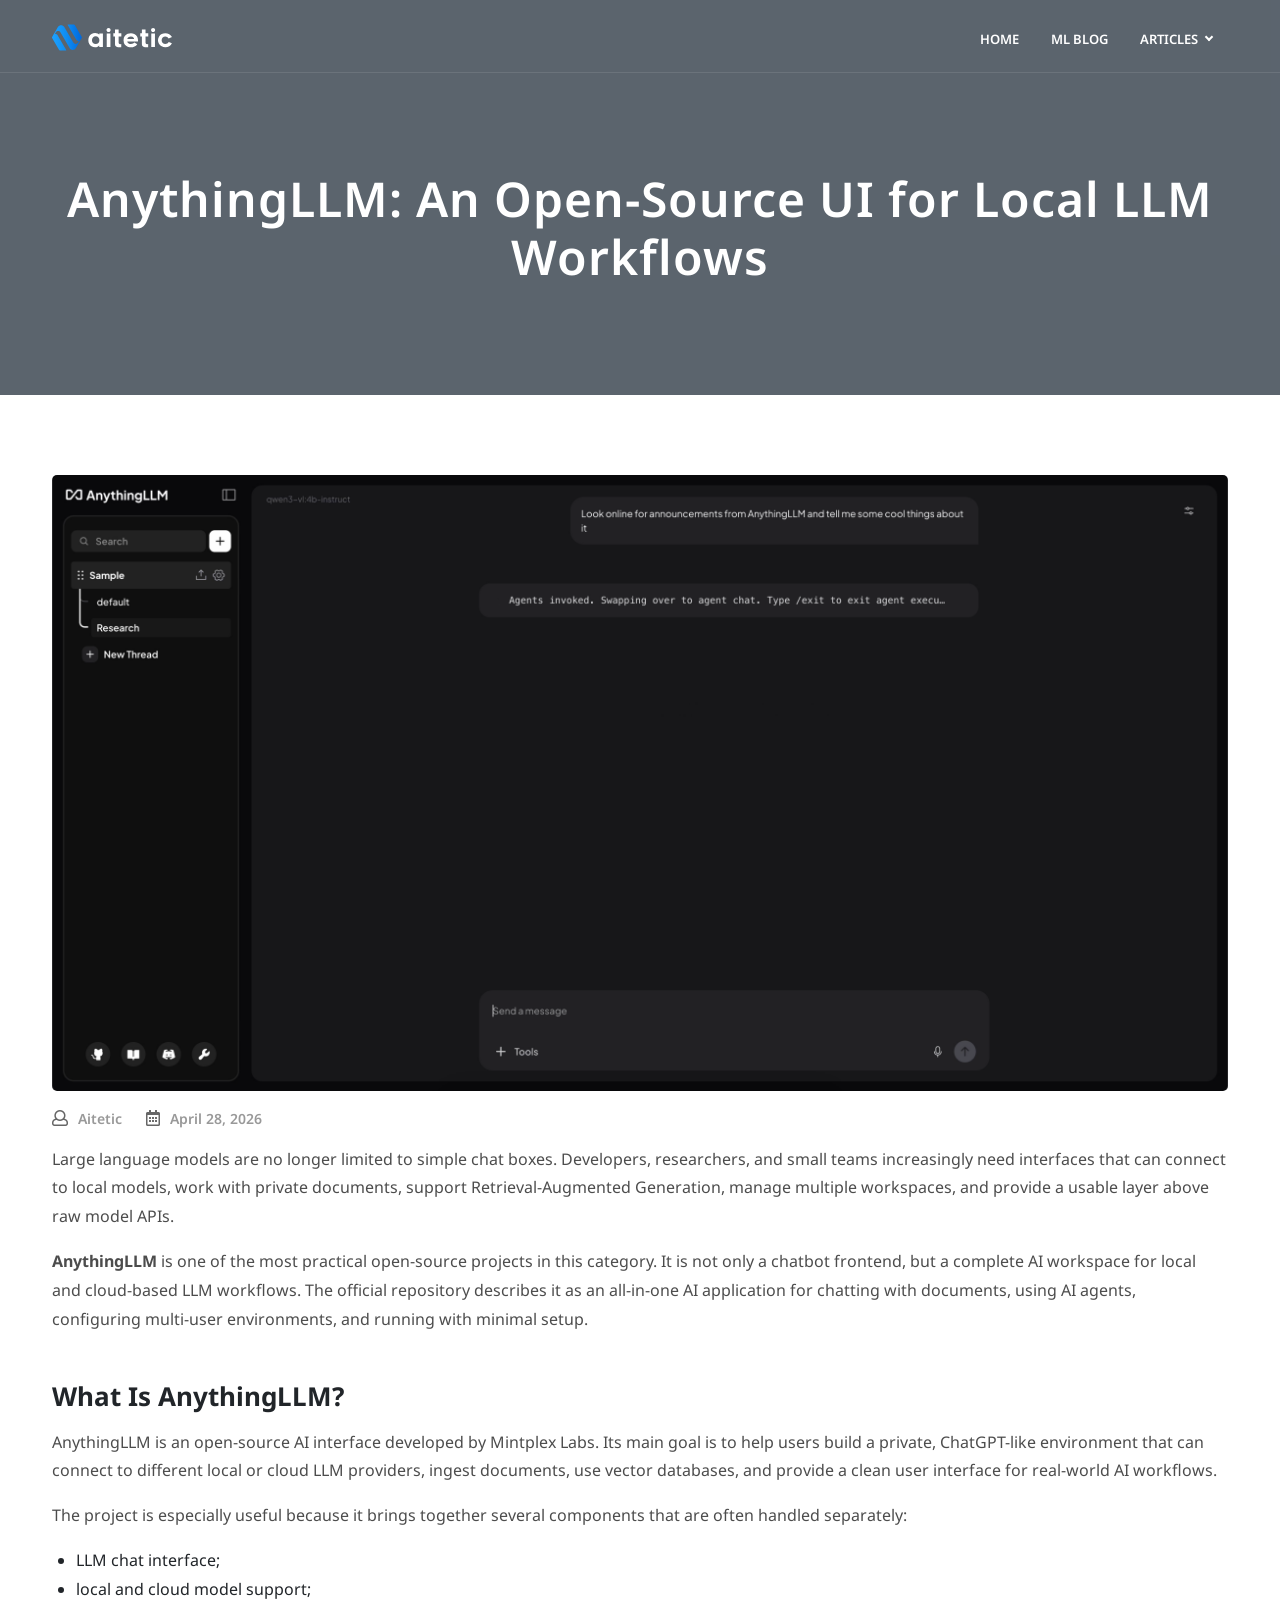
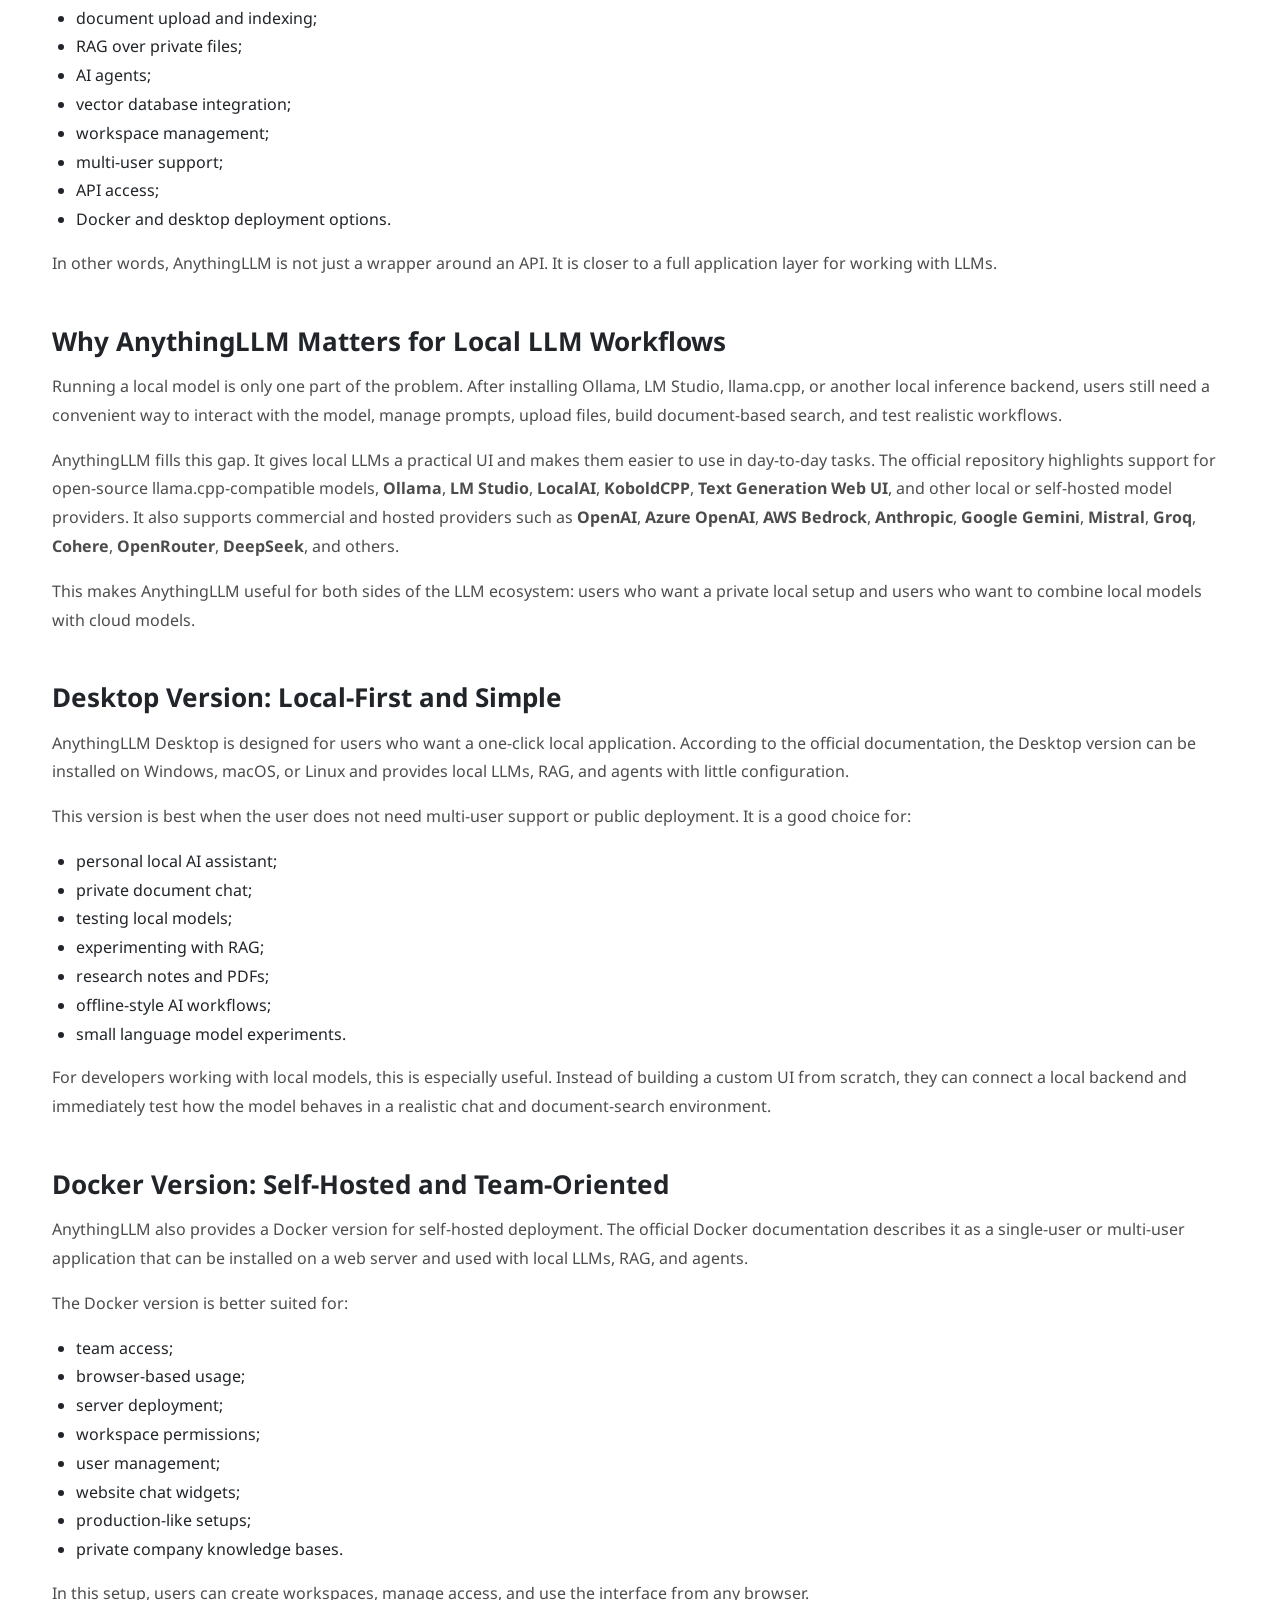
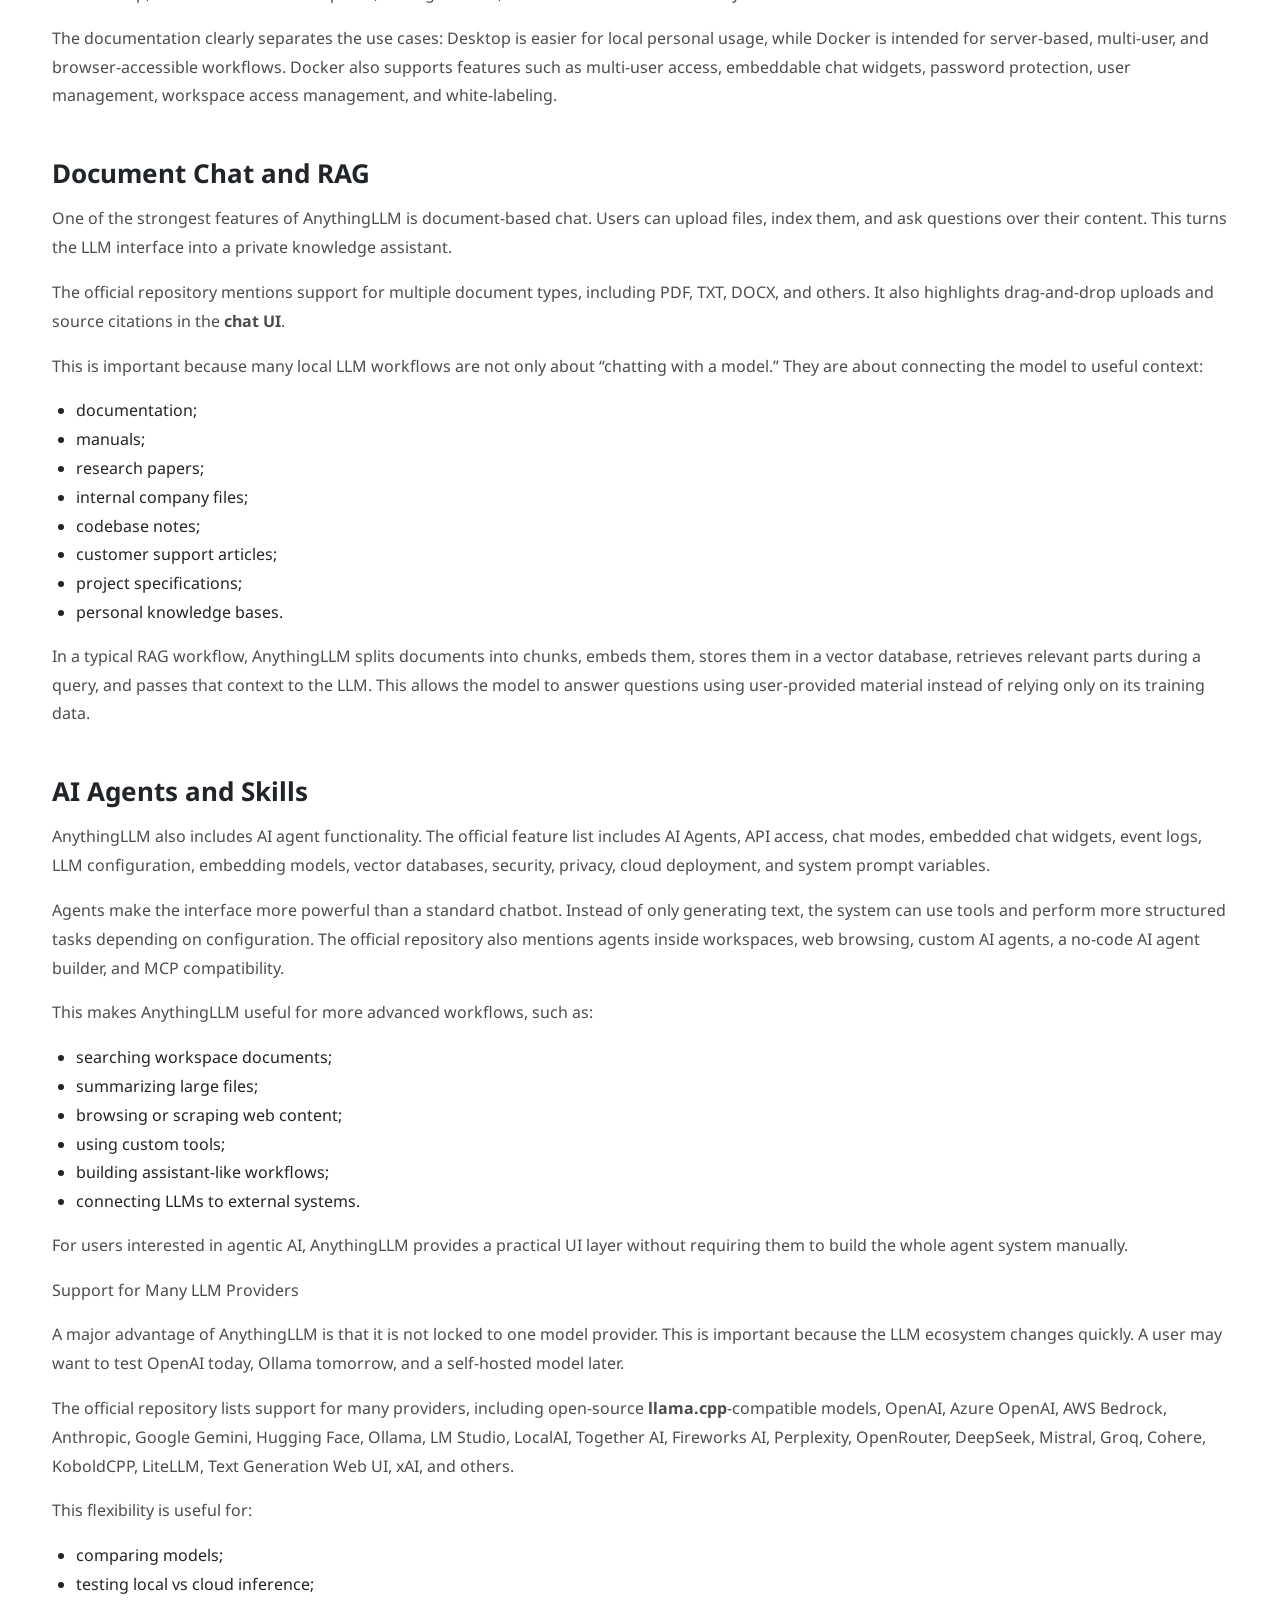
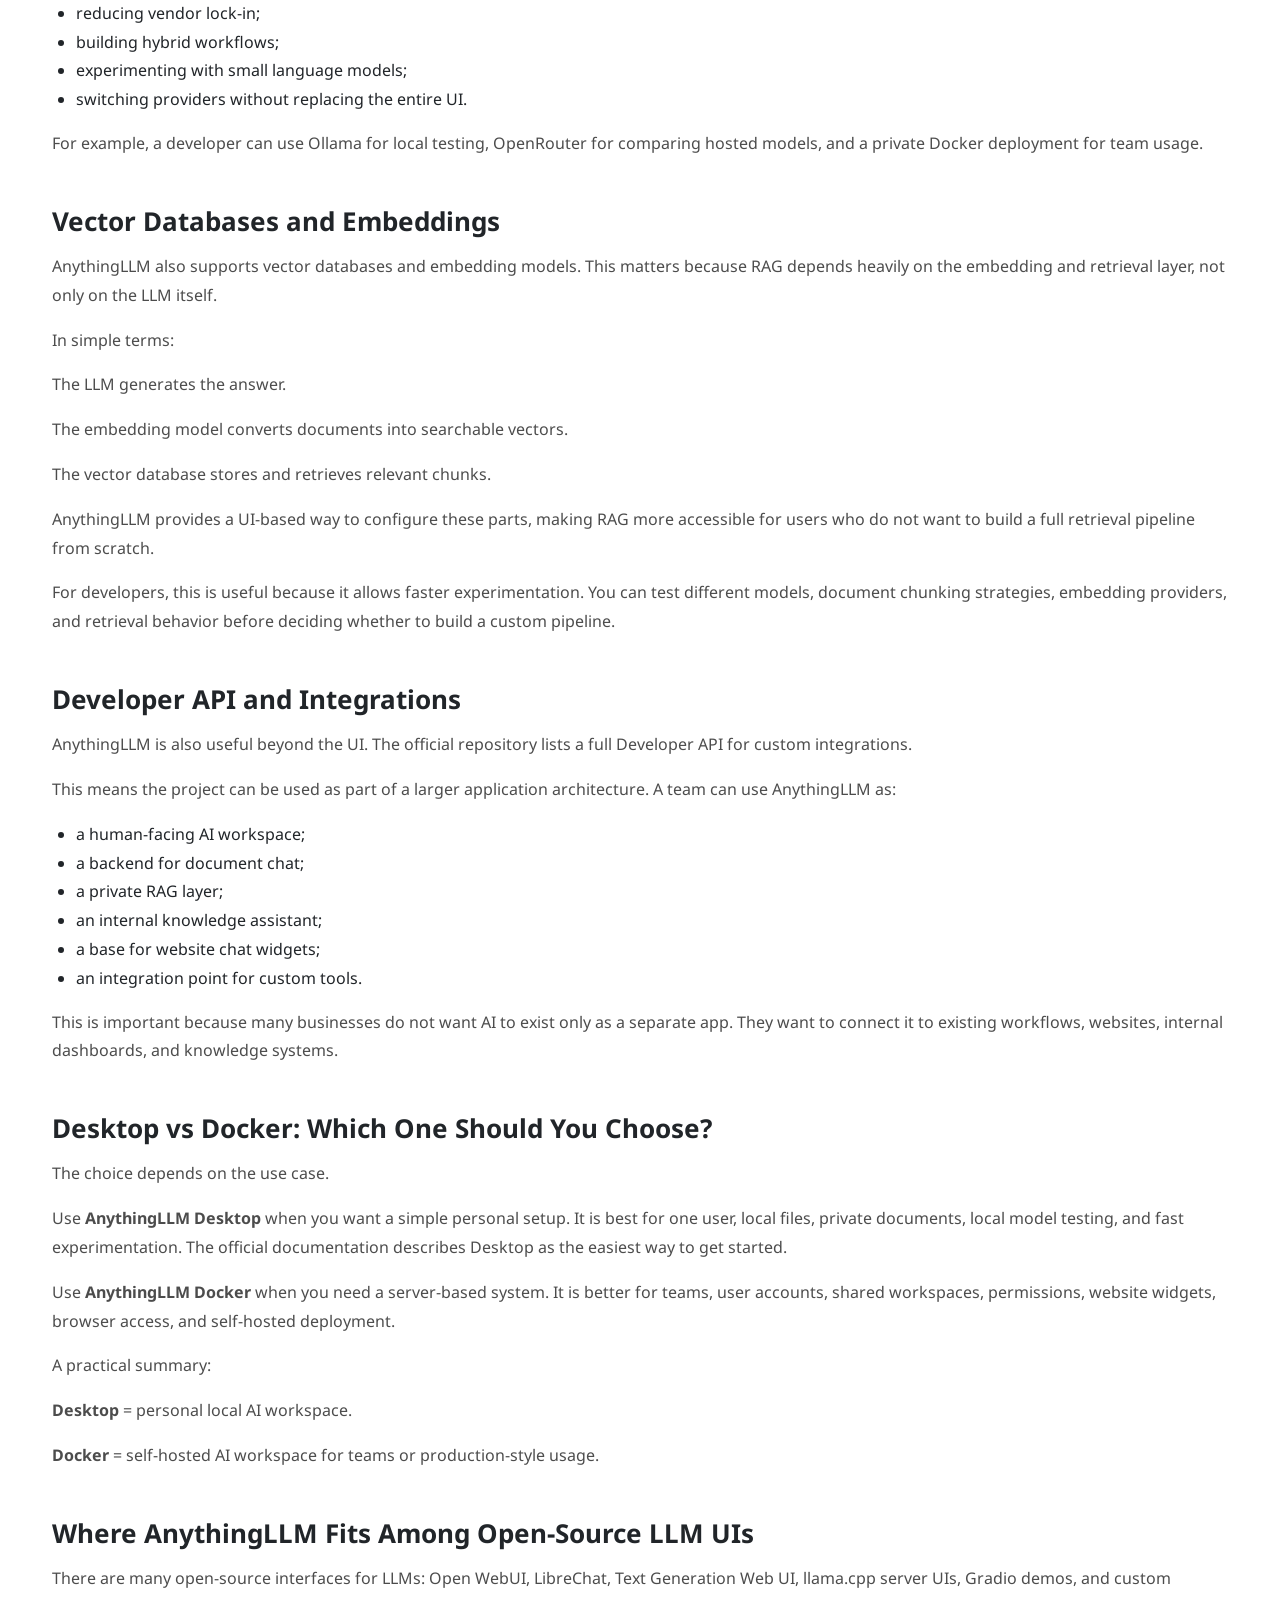
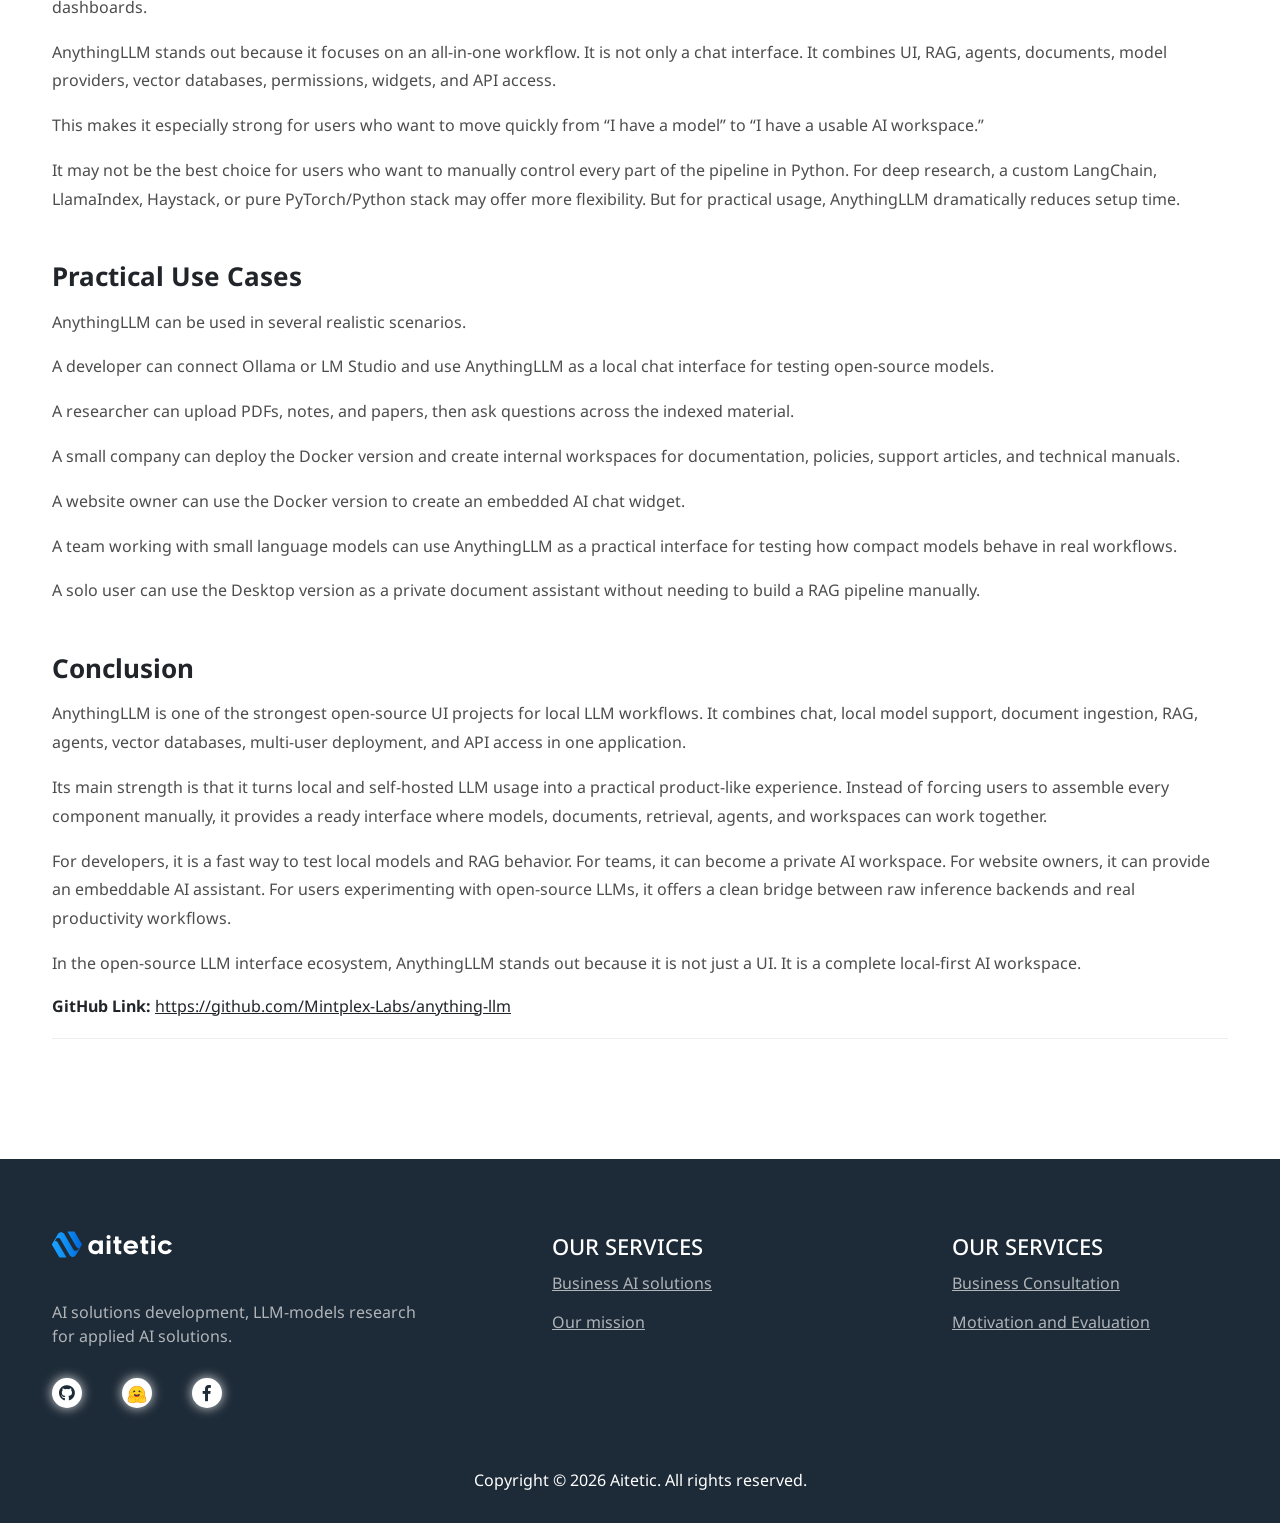
<file: anythingllm-open-source-ui-local-llm-workflows.html>
<!DOCTYPE html>
<html lang="en">
<head>

    <title>AnythingLLM: An Open-Source UI for Local LLM Workflows</title>
    <meta name="description" content="AnythingLLM: An Open-Source UI for Local LLM Workflows: LLM chat UI and overview of the LLM interface for RAG and document chat">

    <meta name="keywords" content="AnythingLLM, Web-UI, UI for LLMs, AnythingLLM AI chat, User interfaces for Large Language Models">

    <meta property="og:title" content="AnythingLLM: An Open-Source UI for Local LLM Workflows">
    <meta property="og:description" content="AnythingLLM: An Open-Source UI for Local LLM Workflows: details and overview of the LLM interface for RAG and document chat">


    <meta name="google-site-verification" content="MCUg1m7fBbGFgcnHiz0u5Wgkmu6W4vbdClvsDqYg6J0" />

	<meta charset="UTF-8">
	<link rel="shortcut icon" href="favicon.ico"/>
	<meta name="viewport" content="width=device-width, initial-scale=1, maximum-scale=1">

    <link rel="icon" href="img/logo/aitetic-logo-min.svg" type="image/svg+xml">

	<!-- Bootstrap-5.3.8 -->
	<link rel="stylesheet" type="text/css" href="assets/dist/css/bootstrap.min.css">
	<!-- Font-Awesome -->
	<link rel="stylesheet" type="text/css" href="css/fontawesome-all.css">
	<!-- Slider -->
	<link rel="stylesheet" type="text/css" href="css/swiper.min.css">
	<link rel="stylesheet" type="text/css" href="css/slider.css">
	<!--Navigation Menu CSS-->
	<link rel="stylesheet" type="text/css" href="css/navigation.css">

	<!-- Main Styles -->
	<link rel="stylesheet" type="text/css" href="css/default.css">
	<link rel="stylesheet" type="text/css" href="css/styles.css">
</head>
<body>


<!-- Navbar START -->
<header id="nav-transparent">
	<div>
		<nav id="navigation4" class="container navigation">
			<div class="nav-header">
				<a class="nav-brand" href="/">
					<img src="img/logo/aitetic-logo.svg" alt="logo" class="main-logo" id="light_logo" title="aitetic">
					<img src="img/logo/aitetic-logo-inversed.svg" alt="logo" class="main-logo" id="main_logo" title="aitetic">
				</a>
				<div class="nav-toggle"></div>
			</div>
			<div class="nav-menus-wrapper">
				<ul class="nav-menu align-to-right">
					<li><a href="/">Home</a></li>
					<li><a href="/blog.html">ML Blog</a></li>

					<li><a href="#" role="button" aria-haspopup="true" aria-expanded="false" onclick="event.preventDefault();">Articles</a>
						<ul class="nav-dropdown">
							<li><a href="https://github.com/aitetic" target="_blank" rel="noopener noreferrer">
									<svg xmlns="http://www.w3.org/2000/svg" class="me-2 align-middle" viewBox="0 0 512 499.36" role="img" height="16" width="16" aria-label="GitHub icon">
									<path fill="currentColor" fill-rule="evenodd" d="M256 0C114.64 0 0 114.61 0 256c0 113.09 73.34 209 175.08 242.9 12.8 2.35 17.47-5.56 17.47-12.34 0-6.08-.22-22.18-.35-43.54-71.2 15.49-86.2-34.34-86.2-34.34-11.64-29.57-28.42-37.45-28.42-37.45-23.27-15.84 1.73-15.55 1.73-15.55 25.69 1.81 39.21 26.38 39.21 26.38 22.84 39.12 59.92 27.82 74.5 21.27 2.33-16.54 8.94-27.82 16.25-34.22-56.84-6.43-116.6-28.43-116.6-126.49 0-27.95 10-50.8 26.35-68.69-2.63-6.48-11.42-32.5 2.51-67.75 0 0 21.49-6.88 70.4 26.24a242.65 242.65 0 0 1 128.18 0c48.87-33.13 70.33-26.24 70.33-26.24 14 35.25 5.18 61.27 2.55 67.75 16.41 17.9 26.31 40.75 26.31 68.69 0 98.35-59.85 120-116.88 126.32 9.19 7.9 17.38 23.53 17.38 47.41 0 34.22-.31 61.83-.31 70.23 0 6.85 4.61 14.81 17.6 12.31C438.72 464.97 512 369.08 512 256.02 512 114.62 397.37 0 256 0z">
									</path>
								</svg>GitHub</a>
							</li>
						</ul>
					</li>

				</ul>
			</div>
		</nav>
	</div>
</header>
<!-- Navbar END -->

<!-- Page Title START -->
<div class="page-title-section">
	<div class="black-overlay-70"></div>
	<div class="container">
		<h1>AnythingLLM: An Open-Source UI for Local LLM Workflows</h1>
	</div>
</div>
<!-- Page Title END -->

<!-- Blog Post START -->
<div class="section-wrapper">
	<div class="container">

		<div class="blog-post pr-lg-4 pr-0">
			<img src="images/anythingllm-ui-llm.png" alt="img" class="mb-15">
			<ul class="blog-post-info ps-0">
				<li><i class="far fa-user"></i><span title="Aitetic">Aitetic</span></li>
				<li><i class="far fa-calendar-alt"></i><span>April 28, 2026</span></li>
			</ul>

<p>Large language models are no longer limited to simple chat boxes. Developers, researchers, and small teams increasingly need interfaces that can connect to local models, work with private documents, support Retrieval-Augmented Generation, manage multiple workspaces, and provide a usable layer above raw model APIs.</p>

<p><strong>AnythingLLM</strong> is one of the most practical open-source projects in this category. It is not only a chatbot frontend, but a complete AI workspace for local and cloud-based LLM workflows. 
	The official repository describes it as an all-in-one AI application for chatting with documents, using AI agents, configuring multi-user environments, and running with minimal setup.</p>


<h2 class="fw-bold mt-5" style="font-size: 26px;">What Is AnythingLLM?</h2>

<p>AnythingLLM is an open-source AI interface developed by Mintplex Labs. Its main goal is to help users build a private, ChatGPT-like environment that can connect to different local or cloud LLM providers, ingest documents, use vector databases, and provide a clean user interface for real-world AI workflows.</p>

<p>The project is especially useful because it brings together several components that are often handled separately:</p>

<ul class="article-list">
	<li>LLM chat interface;</li>
	<li>local and cloud model support;</li>
	<li>document upload and indexing;</li>
	<li>RAG over private files;</li>
	<li>AI agents;</li>
	<li>vector database integration;</li>
	<li>workspace management;</li>
	<li>multi-user support;</li>
	<li>API access;</li>
	<li>Docker and desktop deployment options.</li>
</ul>

<p>In other words, AnythingLLM is not just a wrapper around an API. It is closer to a full application layer for working with LLMs.</p>


<h2 class="fw-bold mt-5" style="font-size: 26px;">Why AnythingLLM Matters for Local LLM Workflows</h2>

<p>Running a local model is only one part of the problem. 
	After installing Ollama, LM Studio, llama.cpp, or another local inference backend, users still need a convenient way to interact with the model, manage prompts, upload files, build document-based search, and test realistic workflows.</p>

<p>AnythingLLM fills this gap. It gives local LLMs a practical UI and makes them easier to use in day-to-day tasks. 
	The official repository highlights support for open-source llama.cpp-compatible models, <strong>Ollama</strong>, <strong>LM Studio</strong>, <strong>LocalAI</strong>, <strong>KoboldCPP</strong>, <strong>Text Generation Web UI</strong>, and other local or self-hosted model providers. 
	It also supports commercial and hosted providers such as <strong>OpenAI</strong>, <strong>Azure OpenAI</strong>, <strong>AWS Bedrock</strong>, <strong>Anthropic</strong>, <strong>Google Gemini</strong>, <strong>Mistral</strong>, <strong>Groq</strong>, <strong>Cohere</strong>, <strong>OpenRouter</strong>, <strong>DeepSeek</strong>, and others.</p>

<p>This makes AnythingLLM useful for both sides of the LLM ecosystem: users who want a private local setup and users who want to combine local models with cloud models.</p>


<h2 class="fw-bold mt-5" style="font-size: 26px;">Desktop Version: Local-First and Simple</h2>


<p>AnythingLLM Desktop is designed for users who want a one-click local application. 
	According to the official documentation, the Desktop version can be installed on Windows, macOS, or Linux and provides local LLMs, RAG, and agents with little configuration.</p>

<p>This version is best when the user does not need multi-user support or public deployment. It is a good choice for:</p>

<ul class="article-list">
	<li>personal local AI assistant;</li>
	<li>private document chat;</li>
	<li>testing local models;</li>
	<li>experimenting with RAG;</li>
	<li>research notes and PDFs;</li>
	<li>offline-style AI workflows;</li>
	<li>small language model experiments.</li>
</ul>

<p>For developers working with local models, this is especially useful. 
	Instead of building a custom UI from scratch, they can connect a local backend and immediately test how the model behaves in a realistic chat and document-search environment.</p>



<h2 class="fw-bold mt-5" style="font-size: 26px;">Docker Version: Self-Hosted and Team-Oriented</h2>

<p>AnythingLLM also provides a Docker version for self-hosted deployment. 
	The official Docker documentation describes it as a single-user or multi-user application that can be installed on a web server and used with local LLMs, RAG, and agents.</p>

<p>The Docker version is better suited for:</p>

<ul class="article-list">
	<li>team access;</li>
	<li>browser-based usage;</li>
	<li>server deployment;</li>
	<li>workspace permissions;</li>
	<li>user management;</li>
	<li>website chat widgets;</li>
	<li>production-like setups;</li>
	<li>private company knowledge bases.</li>
</ul>

<p>In this setup, users can create workspaces, manage access, and use the interface from any browser.</p>

<p>The documentation clearly separates the use cases: Desktop is easier for local personal usage, while Docker is intended for server-based, multi-user, and browser-accessible workflows. 
	Docker also supports features such as multi-user access, embeddable chat widgets, password protection, user management, workspace access management, and white-labeling.</p>


<h2 class="fw-bold mt-5" style="font-size: 26px;">Document Chat and RAG</h2>

<p>One of the strongest features of AnythingLLM is document-based chat. Users can upload files, index them, and ask questions over their content. This turns the LLM interface into a private knowledge assistant.</p>

<p>The official repository mentions support for multiple document types, including PDF, TXT, DOCX, and others. It also highlights drag-and-drop uploads and source citations in the <strong>chat UI</strong>.</p>

<p>This is important because many local LLM workflows are not only about “chatting with a model.” They are about connecting the model to useful context:</p>

<ul class="article-list">
	<li>documentation;</li>
	<li>manuals;</li>
	<li>research papers;</li>
	<li>internal company files;</li>
	<li>codebase notes;</li>
	<li>customer support articles;</li>
	<li>project specifications;</li>
	<li>personal knowledge bases.</li>
</ul>

<p>In a typical RAG workflow, AnythingLLM splits documents into chunks, embeds them, stores them in a vector database, retrieves relevant parts during a query, and passes that context to the LLM. 
	This allows the model to answer questions using user-provided material instead of relying only on its training data.</p>


<h2 class="fw-bold mt-5" style="font-size: 26px;">AI Agents and Skills</h2>

<p>AnythingLLM also includes AI agent functionality. 
	The official feature list includes AI Agents, API access, chat modes, embedded chat widgets, event logs, LLM configuration, embedding models, vector databases, security, privacy, cloud deployment, and system prompt variables.</p>

<p>Agents make the interface more powerful than a standard chatbot. 
	Instead of only generating text, the system can use tools and perform more structured tasks depending on configuration. 
	The official repository also mentions agents inside workspaces, web browsing, custom AI agents, a no-code AI agent builder, and MCP compatibility.</p>

<p>This makes AnythingLLM useful for more advanced workflows, such as:</p>

<ul class="article-list">
	<li>searching workspace documents;</li>
	<li>summarizing large files;</li>
	<li>browsing or scraping web content;</li>
	<li>using custom tools;</li>
	<li>building assistant-like workflows;</li>
	<li>connecting LLMs to external systems.</li>
</ul>

<p>For users interested in agentic AI, AnythingLLM provides a practical UI layer without requiring them to build the whole agent system manually.</p>

<p>Support for Many LLM Providers</p>

<p>A major advantage of AnythingLLM is that it is not locked to one model provider. This is important because the LLM ecosystem changes quickly. A user may want to test OpenAI today, Ollama tomorrow, and a self-hosted model later.</p>

<p>The official repository lists support for many providers, including open-source <strong>llama.cpp</strong>-compatible models, OpenAI, Azure OpenAI, AWS Bedrock, Anthropic, Google Gemini, Hugging Face, Ollama, LM Studio, LocalAI, Together AI, Fireworks AI, Perplexity, OpenRouter, DeepSeek, Mistral, Groq, Cohere, KoboldCPP, LiteLLM, Text Generation Web UI, xAI, and others.</p>


<p>This flexibility is useful for:</p>

<ul class="article-list">
	<li>comparing models;</li>
	<li>testing local vs cloud inference;</li>
	<li>reducing vendor lock-in;</li>
	<li>building hybrid workflows;</li>
	<li>experimenting with small language models;</li>
	<li>switching providers without replacing the entire UI.</li>
</ul>


<p>For example, a developer can use Ollama for local testing, OpenRouter for comparing hosted models, and a private Docker deployment for team usage.</p>


<h2 class="fw-bold mt-5" style="font-size: 26px;">Vector Databases and Embeddings</h2>

<p>AnythingLLM also supports vector databases and embedding models. 
	This matters because RAG depends heavily on the embedding and retrieval layer, not only on the LLM itself.</p>

<p>In simple terms:</p>

<p>The LLM generates the answer.</p>

<p>The embedding model converts documents into searchable vectors.</p>

<p>The vector database stores and retrieves relevant chunks.</p>

<p>AnythingLLM provides a UI-based way to configure these parts, making RAG more accessible for users who do not want to build a full retrieval pipeline from scratch.</p>

<p>For developers, this is useful because it allows faster experimentation. 
	You can test different models, document chunking strategies, embedding providers, and retrieval behavior before deciding whether to build a custom pipeline.</p>


<h2 class="fw-bold mt-5" style="font-size: 26px;">Developer API and Integrations</h2>

<p>AnythingLLM is also useful beyond the UI. The official repository lists a full Developer API for custom integrations.</p>

<p>This means the project can be used as part of a larger application architecture. A team can use AnythingLLM as:</p>

<ul class="article-list">
	<li>a human-facing AI workspace;</li>
	<li>a backend for document chat;</li>
	<li>a private RAG layer;</li>
	<li>an internal knowledge assistant;</li>
	<li>a base for website chat widgets;</li>
	<li>an integration point for custom tools.</li>
</ul>

<p>This is important because many businesses do not want AI to exist only as a separate app. 
	They want to connect it to existing workflows, websites, internal dashboards, and knowledge systems.</p>


<h2 class="fw-bold mt-5" style="font-size: 26px;">Desktop vs Docker: Which One Should You Choose?</h2>

<p>The choice depends on the use case.</p>

<p>Use <strong>AnythingLLM Desktop</strong> when you want a simple personal setup. It is best for one user, local files, private documents, local model testing, and fast experimentation. The official documentation describes Desktop as the easiest way to get started.</p>

<p>Use <strong>AnythingLLM Docker</strong> when you need a server-based system. It is better for teams, user accounts, shared workspaces, permissions, website widgets, browser access, and self-hosted deployment.</p>

<p>A practical summary:</p>

<p><strong>Desktop</strong> = personal local AI workspace.</p>

<p><strong>Docker</strong> = self-hosted AI workspace for teams or production-style usage.</p>


<h2 class="fw-bold mt-5" style="font-size: 26px;">Where AnythingLLM Fits Among Open-Source LLM UIs</h2>

<p>There are many open-source interfaces for LLMs: Open WebUI, LibreChat, Text Generation Web UI, llama.cpp server UIs, Gradio demos, and custom dashboards.</p>

<p>AnythingLLM stands out because it focuses on an all-in-one workflow. It is not only a chat interface. It combines UI, RAG, agents, documents, model providers, vector databases, permissions, widgets, and API access.</p>

<p>This makes it especially strong for users who want to move quickly from “I have a model” to “I have a usable AI workspace.”</p>

<p>It may not be the best choice for users who want to manually control every part of the pipeline in Python. For deep research, a custom LangChain, LlamaIndex, Haystack, or pure PyTorch/Python stack may offer more flexibility. But for practical usage, AnythingLLM dramatically reduces setup time.</p>


<h2 class="fw-bold mt-5" style="font-size: 26px;">Practical Use Cases</h2>

<p>AnythingLLM can be used in several realistic scenarios.</p>

<p>A developer can connect Ollama or LM Studio and use AnythingLLM as a local chat interface for testing open-source models.</p>

<p>A researcher can upload PDFs, notes, and papers, then ask questions across the indexed material.</p>

<p>A small company can deploy the Docker version and create internal workspaces for documentation, policies, support articles, and technical manuals.</p>

<p>A website owner can use the Docker version to create an embedded AI chat widget.</p>

<p>A team working with small language models can use AnythingLLM as a practical interface for testing how compact models behave in real workflows.</p>

<p>A solo user can use the Desktop version as a private document assistant without needing to build a RAG pipeline manually.</p>


<h2 class="fw-bold mt-5" style="font-size: 26px;">Conclusion</h2>

<p>AnythingLLM is one of the strongest open-source UI projects for local LLM workflows. It combines chat, local model support, document ingestion, RAG, agents, vector databases, multi-user deployment, and API access in one application.</p>

<p>Its main strength is that it turns local and self-hosted LLM usage into a practical product-like experience. 
	Instead of forcing users to assemble every component manually, it provides a ready interface where models, documents, retrieval, agents, and workspaces can work together.</p>

<p>For developers, it is a fast way to test local models and RAG behavior. For teams, it can become a private AI workspace. 
	For website owners, it can provide an embeddable AI assistant. For users experimenting with open-source LLMs, it offers a clean bridge between raw inference backends and real productivity workflows.</p>

<p>In the open-source LLM interface ecosystem, AnythingLLM stands out because it is not just a UI. It is a complete local-first AI workspace.</p>

<strong>GitHub Link:</strong> <a class="text-inherit" href="https://github.com/Mintplex-Labs/anything-llm" target="_blank" rel="noopener noreferrer">https://github.com/Mintplex-Labs/anything-llm</a>

		</div>
	</div>
</div>

<!-- Blog Post END -->



<!-- Footer START -->
<footer id="footer">
	<div class="container">
		<div class="row">
			<div class="col-sm-12 col-md-4 foot-col-1">
				<img src="img/logo/aitetic-logo.svg" alt="logo" style="width: 120px; height: auto;" title="aitetic">
				<p class="s-mrt-40">AI solutions development, LLM-models research for applied AI solutions.</p>
				<ul class="social-footer">
					<li class="shadow">
						<a href="https://github.com/aitetic" target="_blank" rel="noopener noreferrer">
							<i class="fab fa-github iconhover" title="aitetic github"></i>
						</a>
					</li>
					<li class="shadow">
						<a href="https://huggingface.co/aitetic" target="_blank" rel="noopener noreferrer" title="aitetic HuggingFace">
							<img src="img/content/huggingface_logo-noborder.svg" class="iconhover" alt="Hugging Face" width="20" height="20">
						</a>
					</li>
					<li class="shadow">
						<a href="https://www.facebook.com/aitetic" target="_blank" rel="noopener noreferrer">
							<i class="fab fa-facebook-f iconhover" title="aitetic Facebook"></i>
						</a>
					</li>
				</ul>
			</div>
			<div class="col-sm-6 col-md-4 col-lg-3 offset-lg-1 foot-col-2 footer-col-clone">
				<h3>OUR SERVICES</h3>
				<ul class="px-0">
					<li><a href="#">Business AI solutions</a>
					</li>
					<li><a href="#">Our mission</a>
					</li>
				</ul>
			</div>
			<div class="col-sm-6 col-md-4 col-lg-3 offset-lg-1 foot-col-3 footer-col-clone">
				<h3>OUR SERVICES</h3>
				<ul class="px-0">
					<li><a href="#">Business Consultation</a>
					</li>
					<li><a href="#">Motivation and Evaluation</a>
					</li>
				</ul>
			</div>
			<div class="col-sm-12 foot-bottom">
              <p>Copyright &copy;
                <script>document.write(new Date().getFullYear());</script> Aitetic. All rights reserved.
              </p>
			</div>
		</div>
	</div>
</footer>
<!-- Footer END -->

<!-- Jquery -->
<script src="./js/jquery.min.js"></script>
<!-- Bootstrap -->
<script src="./js/bootstrap.min.js"></script>
<!-- Navbar JS -->
<script src="./js/navigation.js"></script>
<script src="./js/navigation.fixed.js"></script>
<!-- Popper -->
<script src="./js/popper.min.js"></script>
<!-- Include js plugin -->
<script src="./js/owl.carousel.min.js"></script>
<!-- Main JS -->
<script src="./js/main.js"></script>
</body>

</html>
</file>
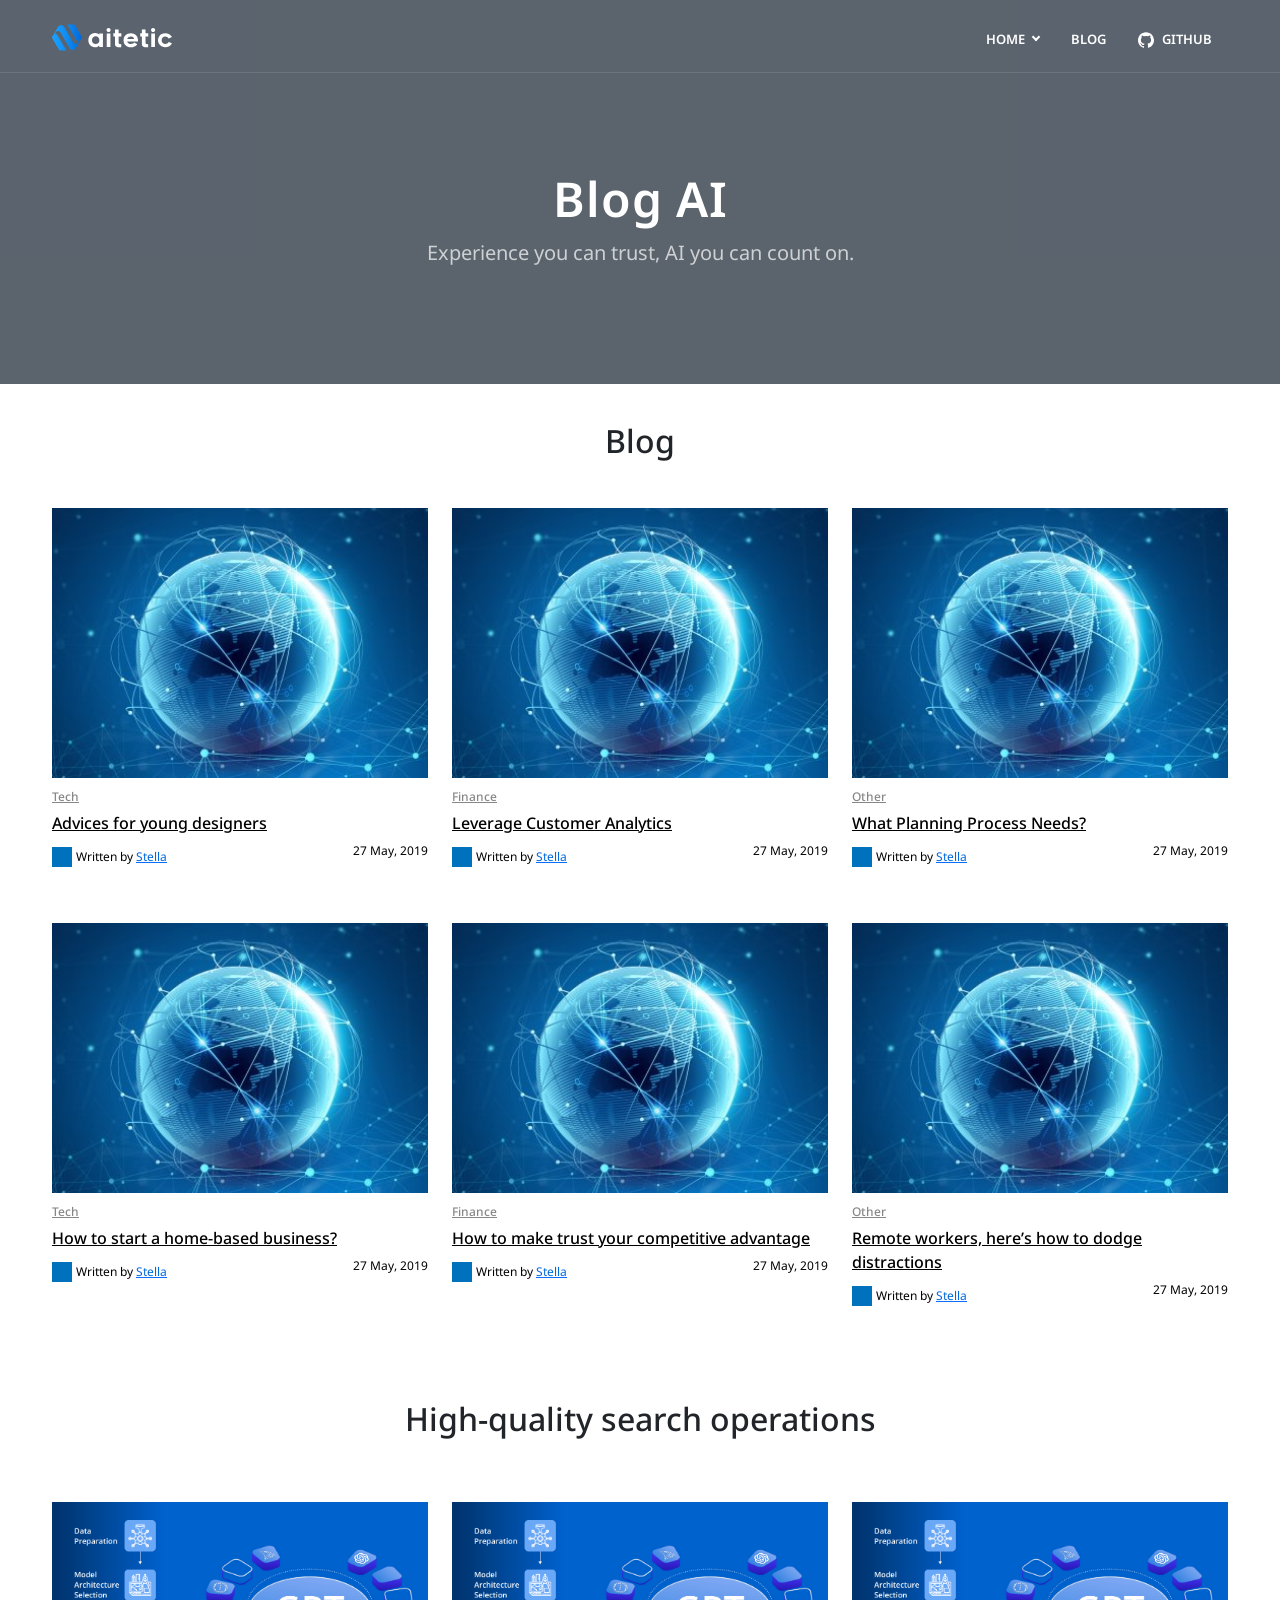
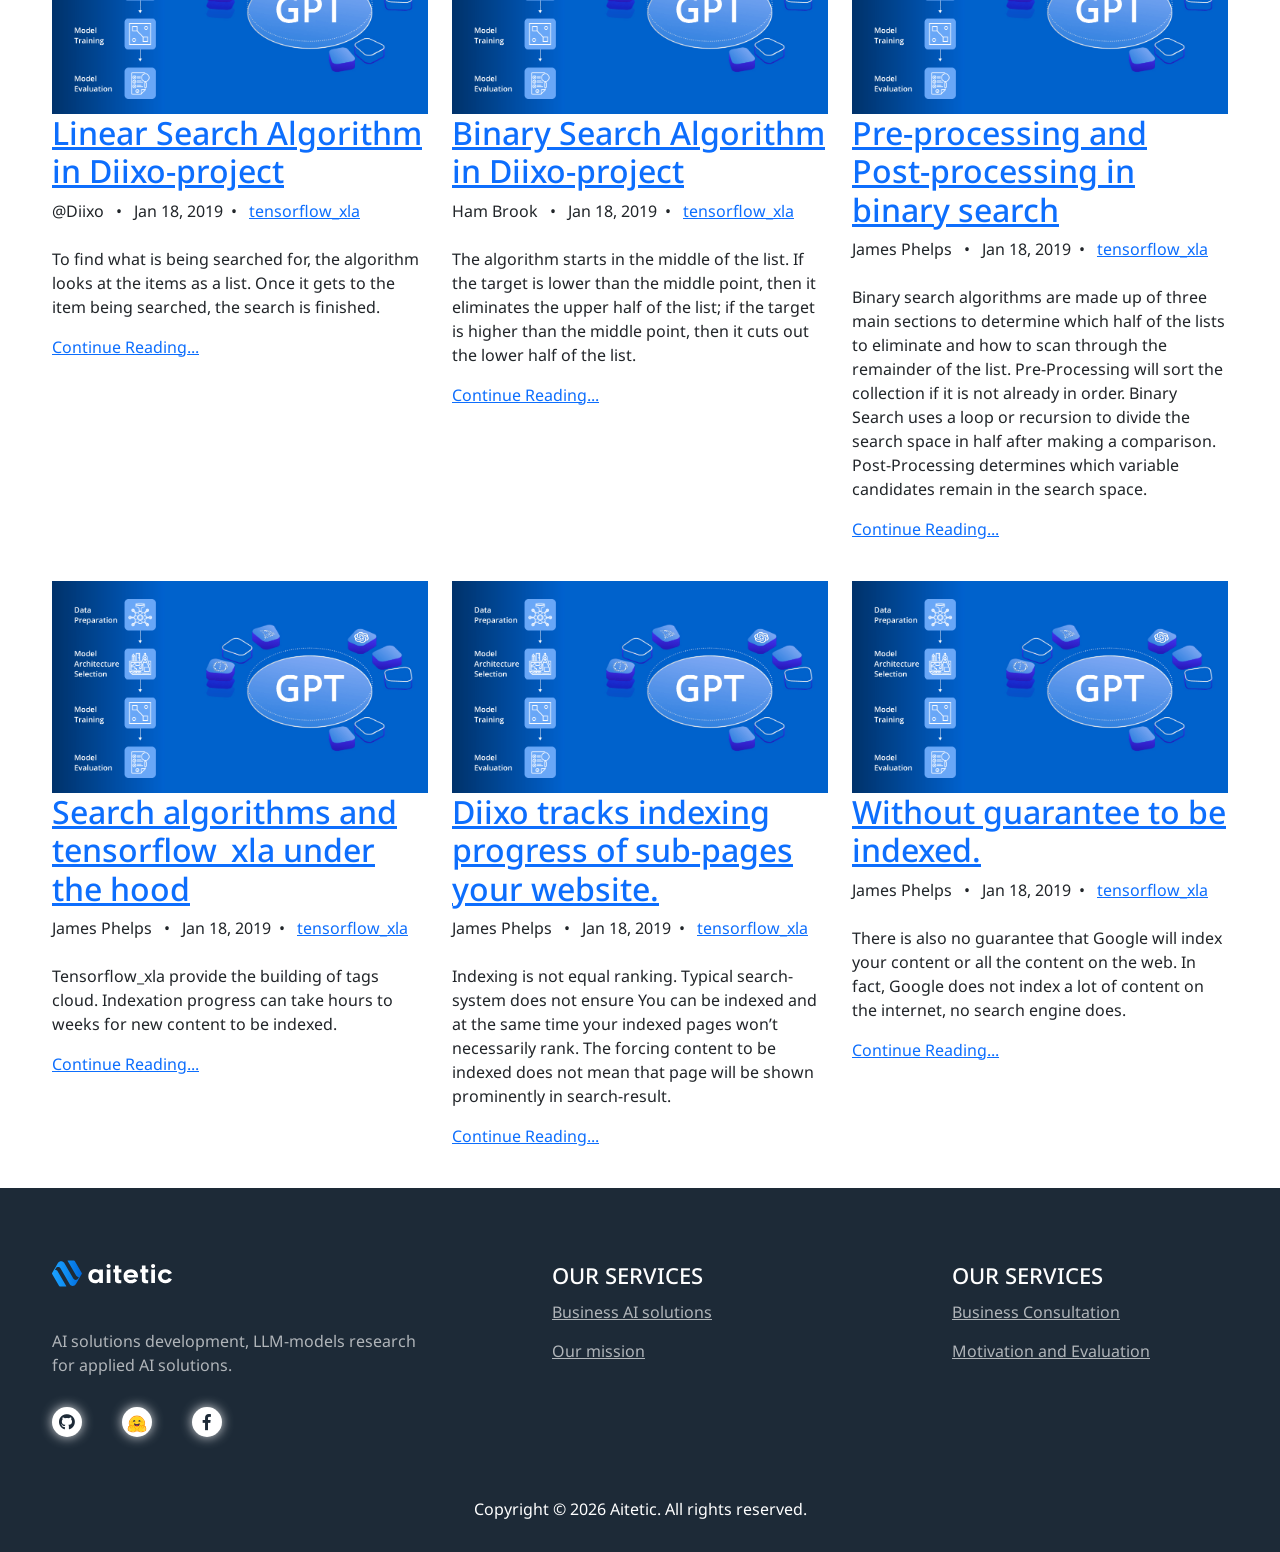
<file: blog-grid.html>
<!DOCTYPE html>
<html lang="en">
<head>

    <title>Blog - Aitetic</title>
    <meta name="description" content="Blog - Aitetic">

    <meta name="keywords" content="Blog, Aitetic">

    <meta property="og:title" content="Blog - Aitetic">
    <meta property="og:description" content="Blog - Aitetic">

    <link rel="canonical" href="https://aitetic.com/">

    <meta name="google-site-verification" content="MCUg1m7fBbGFgcnHiz0u5Wgkmu6W4vbdClvsDqYg6J0" />

	<meta charset="UTF-8">
	<link rel="shortcut icon" href="#"/>
	<meta name="viewport" content="width=device-width, initial-scale=1, maximum-scale=1">

    <link rel="icon" href="img/logo/aitetic-logo-min.svg" type="image/svg+xml">

	<!-- Bootstrap-5.3.8 -->
	<link rel="stylesheet" type="text/css" href="assets/dist/css/bootstrap.min.css">
	<!-- Font-Awesome -->
	<link rel="stylesheet" type="text/css" href="css/fontawesome-all.css">
	<!-- Slider -->
	<link rel="stylesheet" type="text/css" href="css/swiper.min.css">
	<link rel="stylesheet" type="text/css" href="css/slider.css">
	<!--Navigation Menu CSS-->
	<link rel="stylesheet" type="text/css" href="css/navigation.css">
	<!-- Owl carousel Styles -->
	<link rel="stylesheet" type="text/css" href="css/owl.carousel.min.css">
	<link rel="stylesheet" type="text/css" href="css/owl.theme.default.css">
	<!--Animate CSS-->
	<link rel="stylesheet" type="text/css" href="css/animate.css">
	<!-- Main Styles -->
	<link rel="stylesheet" type="text/css" href="css/default.css">
	<link rel="stylesheet" type="text/css" href="css/styles.css">
</head>
<body>
<!-- Preloader Start-->
<div id="preloader">
	<div class="row loader">
		<div class="loader-icon"></div>
	</div>
</div>
<!-- Preloader End -->

<!-- Navbar START -->
<header id="nav-transparent">
	<div>
		<nav id="navigation4" class="container navigation">
			<div class="nav-header">
				<a class="nav-brand" href="/">
					<img src="img/logo/aitetic-logo.svg" alt="logo" class="main-logo" id="light_logo" title="aitetic">
					<img src="img/logo/aitetic-logo-inversed.svg" alt="logo" class="main-logo" id="main_logo" title="aitetic">
				</a>
				<div class="nav-toggle"></div>
			</div>
			<div class="nav-menus-wrapper">
				<ul class="nav-menu align-to-right">
					<li><a href="#">Home</a>
						<ul class="nav-dropdown">
							<li><a href="#features">Features</a></li>
						</ul>
					</li>
                	<li><a href="blog.html" class="nav-link">Blog</a></li>
					<li><a href="https://github.com/aitetic" target="_blank" rel="noopener noreferrer">
						<svg xmlns="http://www.w3.org/2000/svg" class="me-2 align-middle" viewBox="0 0 512 499.36" role="img" height="16" width="16" aria-label="GitHub icon">
                    	<path fill="currentColor" fill-rule="evenodd" d="M256 0C114.64 0 0 114.61 0 256c0 113.09 73.34 209 175.08 242.9 12.8 2.35 17.47-5.56 17.47-12.34 0-6.08-.22-22.18-.35-43.54-71.2 15.49-86.2-34.34-86.2-34.34-11.64-29.57-28.42-37.45-28.42-37.45-23.27-15.84 1.73-15.55 1.73-15.55 25.69 1.81 39.21 26.38 39.21 26.38 22.84 39.12 59.92 27.82 74.5 21.27 2.33-16.54 8.94-27.82 16.25-34.22-56.84-6.43-116.6-28.43-116.6-126.49 0-27.95 10-50.8 26.35-68.69-2.63-6.48-11.42-32.5 2.51-67.75 0 0 21.49-6.88 70.4 26.24a242.65 242.65 0 0 1 128.18 0c48.87-33.13 70.33-26.24 70.33-26.24 14 35.25 5.18 61.27 2.55 67.75 16.41 17.9 26.31 40.75 26.31 68.69 0 98.35-59.85 120-116.88 126.32 9.19 7.9 17.38 23.53 17.38 47.41 0 34.22-.31 61.83-.31 70.23 0 6.85 4.61 14.81 17.6 12.31C438.72 464.97 512 369.08 512 256.02 512 114.62 397.37 0 256 0z">
                      	</path>
                    </svg>GitHub</a></li>
				</ul>
			</div>
		</nav>
	</div>
</header>
<!-- Navbar END -->

<!-- Page Title START -->
<div class="page-title-section" style="background-image: url('http://via.placeholder.com/1900x390');">
	<div class="black-overlay-70"></div>
	<div class="container">
		<h1>Blog AI</h1>
		<p>Experience you can trust, AI you can count on.</p>
	</div>
</div>
<!-- Page Title END -->

<!-- Blog START -->
<div class="section-wrapper section-wrapper--xs">

	<div class="container">
        <div class="row mt-2">
          <div class="col-12 text-center aos-init aos-animate" data-aos="fade">
            <h2 class="section-title">Blog</h2>
          </div>
        </div>

		<div class="row mb-5">
			<div class="col-sm-12 col-md-4 s-mrt-40">
				<img src="images/370x270.jpg" class="post-img" alt="img-24">
				<p class="category-title"><a href="#">Tech</a></p>
				<h3 class="post-title"><a href="#">Advices for young designers</a></h3>
				<p class="author">
					<img src="img/content/20x20.jpg" alt="img-25">
					<span class="author-by">Written by
							<a href="#"><span class="textcolor author-by">Stella</span></a>
						</span>
					<span class="date author-by">27 May, 2019</span>
				</p>
			</div>
			<div class="col-sm-12 col-md-4 s-mrt-40">
				<img src="images/370x270.jpg" class="post-img" alt="img-26">
				<p class="category-title"><a href="#">Finance</a></p>
				<h3 class="post-title"><a href="#">Leverage Customer Analytics</a></h3>
				<p class="author">
					<img src="img/content/20x20.jpg" alt="img-29">
					<span class="author-by">Written by
							<a href="#"><span class="textcolor author-by">Stella</span></a>
						</span>
					<span class="date author-by">27 May, 2019</span>
				</p>
			</div>
			<div class="col-sm-12 col-md-4 s-mrt-40">
				<img src="images/370x270.jpg" class="post-img" alt="img-28">
				<p class="category-title"><a href="#">Other</a></p>
				<h3 class="post-title"><a href="#">What Planning Process Needs?</a></h3>
				<p class="author">
					<img src="img/content/20x20.jpg" alt="img-29">
					<span class="author-by">Written by
							<a href="#"><span class="textcolor author-by">Stella</span></a>
						</span>
					<span class="date author-by">27 May, 2019</span>
				</p>
			</div>
			<div class="col-sm-12 col-md-4 s-mrt-40">
				<img src="images/370x270.jpg" class="post-img" alt="img-24">
				<p class="category-title"><a href="#">Tech</a></p>
				<h3 class="post-title"><a href="#">How to start a home-based business?</a></h3>
				<p class="author">
					<img src="img/content/20x20.jpg" alt="img-25">
					<span class="author-by">Written by
							<a href="#"><span class="textcolor author-by">Stella</span></a>
						</span>
					<span class="date author-by">27 May, 2019</span>
				</p>
			</div>
			<div class="col-sm-12 col-md-4 s-mrt-40">
				<img src="images/370x270.jpg" class="post-img" alt="img-26">
				<p class="category-title"><a href="#">Finance</a></p>
				<h3 class="post-title"><a href="#">How to make trust your competitive advantage</a></h3>
				<p class="author">
					<img src="img/content/20x20.jpg" alt="img-29">
					<span class="author-by">Written by
							<a href="#"><span class="textcolor author-by">Stella</span></a>
						</span>
					<span class="date author-by">27 May, 2019</span>
				</p>
			</div>
			<div class="col-sm-12 col-md-4 s-mrt-40">
				<img src="images/370x270.jpg" class="post-img" alt="img-28">
				<p class="category-title"><a href="#">Other</a></p>
				<h3 class="post-title"><a href="#">Remote workers, here’s how to dodge distractions</a></h3>
				<p class="author">
					<img src="img/content/20x20.jpg" alt="img-29">
					<span class="author-by">Written by
							<a href="#"><span class="textcolor author-by">Stella</span></a>
						</span>
					<span class="date author-by">27 May, 2019</span>
				</p>
			</div>
		</div>
	</div>
</div>
<!-- Blog END -->

<section class="site-section" id="blog-section">

      <div class="container">

        <div class="row mb-5">
          <div class="col-12 text-center aos-init aos-animate" data-aos="fade">
            <h2 class="section-title mb-3">High-quality search operations</h2>
          </div>
        </div>

		
        <div class="row">
          <div class="col-md-6 col-lg-4 mb-4 mb-lg-4 aos-init aos-animate" data-aos="fade-up" data-aos-delay="">
            <div class="h-entry">
              <a href="single.html">
                <img src="images/1000x563.png" alt="Image" class="img-fluid">
              </a>
              <h2 class="font-size-regular"><a href="#">Linear Search Algorithm in Diixo-project</a></h2>
              <div class="meta mb-4">@Diixo <span class="mx-2">•</span> Jan 18, 2019<span class="mx-2">•</span> <a href="#">tensorflow_xla</a></div>
              <p>To find what is being searched for, the algorithm looks at the items as a list. Once it gets to the item being searched, the search is finished.</p>
              <p><a href="#">Continue Reading...</a></p>
            </div> 
          </div>

          <div class="col-md-6 col-lg-4 mb-4 mb-lg-4 aos-init aos-animate" data-aos="fade-up" data-aos-delay="">
            <div class="h-entry">
              <a href="single.html">
                <img src="images/1000x563.png" alt="Image" class="img-fluid">
              </a>
              <h2 class="font-size-regular"><a href="#">Binary Search Algorithm in Diixo-project</a></h2>
              <div class="meta mb-4">Ham Brook <span class="mx-2">•</span> Jan 18, 2019<span class="mx-2">•</span> <a href="#">tensorflow_xla</a></div>
              <p>The algorithm starts in the middle of the list. If the target is lower than the middle point, then it eliminates the upper half of the list; if the target is higher than the middle point, then it cuts out the lower half of the list.</p>
              <p><a href="#">Continue Reading...</a></p>
            </div> 
          </div>
          <div class="col-md-6 col-lg-4 mb-4 mb-lg-4 aos-init aos-animate" data-aos="fade-up" data-aos-delay="">
            <div class="h-entry">
              <a href="single.html">
                <img src="images/1000x563.png" alt="Image" class="img-fluid">
              </a>
              <h2 class="font-size-regular"><a href="#">Pre-processing and Post-processing in binary search</a></h2>
              <div class="meta mb-4">James Phelps <span class="mx-2">•</span> Jan 18, 2019<span class="mx-2">•</span> <a href="#">tensorflow_xla</a></div>
              <p>Binary search algorithms are made up of three main sections to determine which half of the lists to eliminate and how to scan through the remainder of the list. Pre-Processing will sort the collection if it is not already in order. Binary Search uses a loop or recursion to divide the search space in half after making a comparison. Post-Processing determines which variable candidates remain in the search space.</p>
              <p><a href="#">Continue Reading...</a></p>
            </div>
          </div>
          <div class="col-md-6 col-lg-4 mb-4 mb-lg-4 aos-init aos-animate" data-aos="fade-up" data-aos-delay="">
            <div class="h-entry">
              <a href="single.html">
                <img src="images/1000x563.png" alt="Image" class="img-fluid">
              </a>
              <h2 class="font-size-regular"><a href="#">Search algorithms and tensorflow_xla under the hood</a></h2>
              <div class="meta mb-4">James Phelps <span class="mx-2">•</span> Jan 18, 2019<span class="mx-2">•</span> <a href="#">tensorflow_xla</a></div>
              <p>Tensorflow_xla provide the building of tags cloud. Indexation progress can take hours to weeks for new content to be indexed.</p>
              <p><a href="#">Continue Reading...</a></p>
            </div> 
          </div>
          <div class="col-md-6 col-lg-4 mb-4 mb-lg-4 aos-init aos-animate" data-aos="fade-up" data-aos-delay="">
            <div class="h-entry">
              <a href="single.html">
                <img src="images/1000x563.png" alt="Image" class="img-fluid">
              </a>
              <h2 class="font-size-regular"><a href="#">Diixo tracks indexing progress of sub-pages your website.</a></h2>
              <div class="meta mb-4">James Phelps <span class="mx-2">•</span> Jan 18, 2019<span class="mx-2">•</span> <a href="#">tensorflow_xla</a></div>
              <p>Indexing is not equal ranking. Typical search-system does not ensure You can be indexed and at the same time your indexed pages won’t necessarily rank. 
The forcing content to be indexed does not mean that page will be shown prominently in search-result.</p>
              <p><a href="#">Continue Reading...</a></p>
            </div> 
          </div>
          <div class="col-md-6 col-lg-4 mb-4 mb-lg-4 aos-init aos-animate" data-aos="fade-up" data-aos-delay="">
            <div class="h-entry">
              <a href="single.html">
                <img src="images/1000x563.png" alt="Image" class="img-fluid">
              </a>
              <h2 class="font-size-regular"><a href="#">Without guarantee to be indexed.</a></h2>
              <div class="meta mb-4">James Phelps <span class="mx-2">•</span> Jan 18, 2019<span class="mx-2">•</span> <a href="#">tensorflow_xla</a></div>
              <p>There is also no guarantee that Google will index your content or all the content on the web. In fact, Google does not index a lot of content on the internet, no search engine does.</p>
              <p><a href="#">Continue Reading...</a></p>
            </div> 
          </div>
        </div>
      </div>
</section>


<!-- Footer START -->
<footer id="footer">
	<div class="container">
		<div class="row">
			<div class="col-sm-12 col-md-4 foot-col-1">
				<img src="img/logo/aitetic-logo.svg" alt="logo" style="width: 120px; height: auto;" title="aitetic">
				<p class="s-mrt-40">AI solutions development, LLM-models research for applied AI solutions.</p>
				<ul class="social-footer">
					<li class="shadow">
						<a href="https://github.com/aitetic" target="_blank" rel="noopener noreferrer">
							<i class="fab fa-github iconhover" title="aitetic github"></i>
						</a>
					</li>
					<li class="shadow">
						<a href="https://huggingface.co/aitetic" target="_blank" rel="noopener noreferrer" title="aitetic HuggingFace">
							<img src="img/content/huggingface_logo-noborder.svg" class="iconhover" alt="Hugging Face" width="20" height="20">
						</a>
					</li>
					<li class="shadow">
						<a href="https://www.facebook.com/aitetic" target="_blank" rel="noopener noreferrer">
							<i class="fab fa-facebook-f iconhover" title="aitetic Facebook"></i>
						</a>
					</li>
				</ul>
			</div>
			<div class="col-sm-6 col-md-4 col-lg-3 offset-lg-1 foot-col-2 footer-col-clone">
				<h3>OUR SERVICES</h3>
				<ul class="px-0">
					<li><a href="#">Business AI solutions</a>
					</li>
					<li><a href="#">Our mission</a>
					</li>
				</ul>
			</div>
			<div class="col-sm-6 col-md-4 col-lg-3 offset-lg-1 foot-col-3 footer-col-clone">
				<h3>OUR SERVICES</h3>
				<ul class="px-0">
					<li><a href="#">Business Consultation</a>
					</li>
					<li><a href="#">Motivation and Evaluation</a>
					</li>
				</ul>
			</div>
			<div class="col-sm-12 foot-bottom">
              <p>Copyright &copy;
                <script>document.write(new Date().getFullYear());</script> Aitetic. All rights reserved.
              </p>
			</div>
		</div>
	</div>
</footer>
<!-- Footer END -->

<!-- Jquery -->
<script src="./js/jquery.min.js"></script>
<!-- Bootstrap -->
<script src="./js/bootstrap.min.js"></script>
<!-- Navbar JS -->
<script src="./js/navigation.js"></script>
<script src="./js/navigation.fixed.js"></script>
<!-- Popper -->
<script src="./js/popper.min.js"></script>
<!-- Include js plugin -->
<script src="./js/owl.carousel.min.js"></script>
<!-- Main JS -->
<script src="./js/main.js"></script>
</body>
</html>
</file>
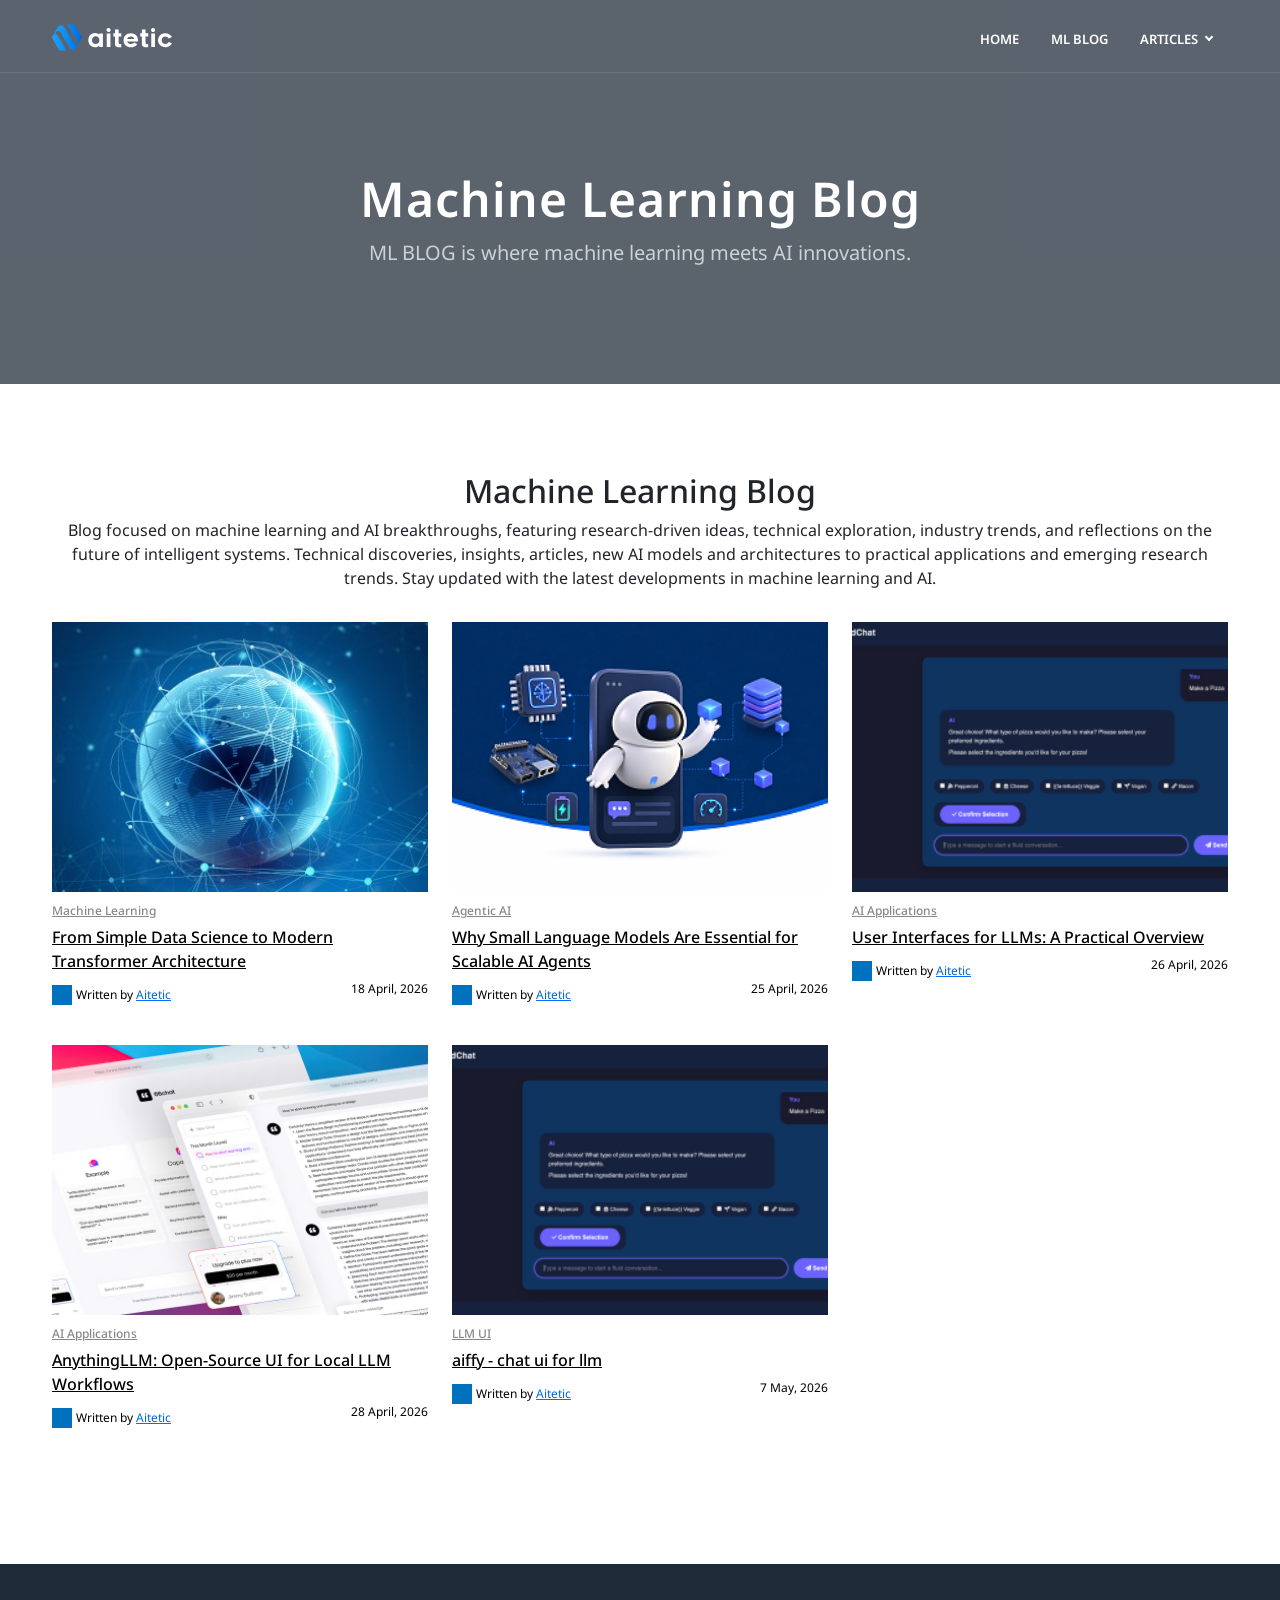
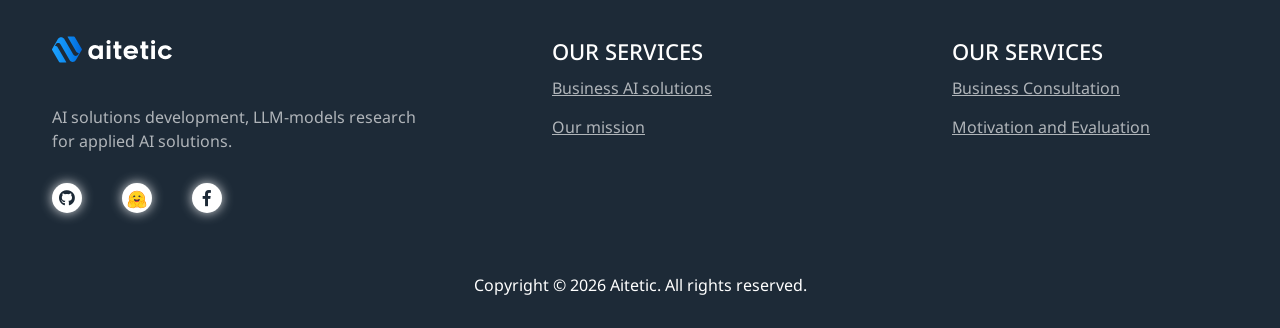
<file: blog.html>
<!DOCTYPE html>
<html lang="en">
<head>

    <title>Machine Learning Blog - Latest AI Articles | Aitetic</title>
    <meta name="description" content="Machine Learning Blog - Aitetic">

    <meta name="keywords" content="Machine Learning Blog, AI articles, LLM research, AI breakthroughs, Aitetic">

    <meta property="og:title" content="Machine Learning Blog - Aitetic">
    <meta property="og:description" content="Machine Learning Blog - Aitetic">

    <link rel="canonical" href="https://aitetic.com/blog.html">

    <meta name="google-site-verification" content="MCUg1m7fBbGFgcnHiz0u5Wgkmu6W4vbdClvsDqYg6J0" />

	<meta charset="UTF-8">
	<link rel="shortcut icon" href="favicon.ico"/>
	<meta name="viewport" content="width=device-width, initial-scale=1, maximum-scale=1">

    <link rel="icon" href="img/logo/aitetic-logo-min.svg" type="image/svg+xml">

	<!-- Bootstrap-5.3.8 -->
	<link rel="stylesheet" type="text/css" href="assets/dist/css/bootstrap.min.css">
	<!-- Font-Awesome -->
	<link rel="stylesheet" type="text/css" href="css/fontawesome-all.css">
	<!-- Slider -->
	<link rel="stylesheet" type="text/css" href="css/swiper.min.css">
	<link rel="stylesheet" type="text/css" href="css/slider.css">
	<!--Navigation Menu CSS-->
	<link rel="stylesheet" type="text/css" href="css/navigation.css">

	<!-- Main Styles -->
	<link rel="stylesheet" type="text/css" href="css/default.css">
	<link rel="stylesheet" type="text/css" href="css/styles.css">
</head>
<body>


<!-- Navbar START -->
<header id="nav-transparent">
	<div>
		<nav id="navigation4" class="container navigation">
			<div class="nav-header">
				<a class="nav-brand" href="/">
					<img src="img/logo/aitetic-logo.svg" alt="logo" class="main-logo" id="light_logo" title="aitetic">
					<img src="img/logo/aitetic-logo-inversed.svg" alt="logo" class="main-logo" id="main_logo" title="aitetic">
				</a>
				<div class="nav-toggle"></div>
			</div>
			<div class="nav-menus-wrapper">
				<ul class="nav-menu align-to-right">
					<li><a href="/">Home</a></li>
					<li><a href="/blog.html">ML Blog</a></li>

					<li><a href="#" role="button" aria-haspopup="true" aria-expanded="false" onclick="event.preventDefault();">Articles</a>
						<ul class="nav-dropdown">
							<li><a href="https://github.com/aitetic" target="_blank" rel="noopener noreferrer">
									<svg xmlns="http://www.w3.org/2000/svg" class="me-2 align-middle" viewBox="0 0 512 499.36" role="img" height="16" width="16" aria-label="GitHub icon">
									<path fill="currentColor" fill-rule="evenodd" d="M256 0C114.64 0 0 114.61 0 256c0 113.09 73.34 209 175.08 242.9 12.8 2.35 17.47-5.56 17.47-12.34 0-6.08-.22-22.18-.35-43.54-71.2 15.49-86.2-34.34-86.2-34.34-11.64-29.57-28.42-37.45-28.42-37.45-23.27-15.84 1.73-15.55 1.73-15.55 25.69 1.81 39.21 26.38 39.21 26.38 22.84 39.12 59.92 27.82 74.5 21.27 2.33-16.54 8.94-27.82 16.25-34.22-56.84-6.43-116.6-28.43-116.6-126.49 0-27.95 10-50.8 26.35-68.69-2.63-6.48-11.42-32.5 2.51-67.75 0 0 21.49-6.88 70.4 26.24a242.65 242.65 0 0 1 128.18 0c48.87-33.13 70.33-26.24 70.33-26.24 14 35.25 5.18 61.27 2.55 67.75 16.41 17.9 26.31 40.75 26.31 68.69 0 98.35-59.85 120-116.88 126.32 9.19 7.9 17.38 23.53 17.38 47.41 0 34.22-.31 61.83-.31 70.23 0 6.85 4.61 14.81 17.6 12.31C438.72 464.97 512 369.08 512 256.02 512 114.62 397.37 0 256 0z">
									</path>
								</svg>GitHub</a>
							</li>
						</ul>
					</li>

				</ul>
			</div>
		</nav>
	</div>
</header>
<!-- Navbar END -->

<!-- Page Title START -->
<div class="page-title-section">
	<div class="black-overlay-70"></div>
	<div class="container">
		<h1>Machine Learning Blog</h1>
		<p>ML BLOG is where machine learning meets AI innovations.</p>
	</div>
</div>
<!-- Page Title END -->


<div class="section-wrapper">
	<div class="container">
        <div class="row mt-2 mb-3">
          <div class="col-12 text-center aos-init aos-animate" data-aos="fade">
            <h2 class="section-title">Machine Learning Blog</h2>
			<p>Blog focused on machine learning and AI breakthroughs, featuring research-driven ideas, technical exploration, industry trends, and reflections on the future of intelligent systems.
			Technical discoveries, insights, articles, new AI models and architectures to practical applications and emerging research trends.
			Stay updated with the latest developments in machine learning and AI.</p>
          </div>
        </div>

		<div class="row mb-3">

			<div class="col-md-6 col-lg-4 mb-4 mb-lg-4">
				<a href="from-datascience-to-transformer.html">
					<img src="images/370x270.jpg" class="post-img" alt="From Simple Data Science to Modern Transformer Architecture">
				</a>
					<p class="category-title"><a href="/">Machine Learning</a></p>
				<h3 class="post-title">
					<a href="from-datascience-to-transformer.html" title="From Simple Data Science to Modern Transformer Architecture">From Simple Data Science to Modern Transformer Architecture</a>
				</h3>
				<p class="author">
					<img src="img/content/20x20.jpg" alt="aitetic">
					<span class="author-by">Written by
							<a href="/" title="Aitetic"><span class="textcolor author-by">Aitetic</span></a>
						</span>
					<span class="date author-by">18 April, 2026</span>
				</p>
			</div>

			<div class="col-md-6 col-lg-4 mb-4 mb-lg-4">
				<a href="why-slm-essential-scalable-ai-agents.html">
					<img src="images/370x208.png" class="post-img" alt="Why Small Language Models Are Essential for Scalable AI Agents">
				</a>
					<p class="category-title"><a href="/">Agentic AI</a></p>
				<h3 class="post-title">
					<a href="why-slm-essential-scalable-ai-agents.html" title="Why Small Language Models Are Essential for Scalable AI Agents">Why Small Language Models Are Essential for Scalable AI Agents</a>
				</h3>
				<p class="author">
					<img src="img/content/20x20.jpg" alt="aitetic">
					<span class="author-by">Written by
							<a href="/" title="Aitetic"><span class="textcolor author-by">Aitetic</span></a>
						</span>
					<span class="date author-by">25 April, 2026</span>
				</p>
			</div>

			<div class="col-md-6 col-lg-4 mb-4 mb-lg-4">
				<a href="user-interfaces-for-llms-practical-overview.html">
					<img src="images/ui-for-llms-overview-small.png" class="post-img" alt="User Interfaces for LLMs: A Practical Overview">
				</a>
					<p class="category-title"><a href="/">AI Applications</a></p>
				<h3 class="post-title">
					<a href="user-interfaces-for-llms-practical-overview.html" title="User Interfaces for LLMs: A Practical Overview">User Interfaces for LLMs: A Practical Overview</a>
				</h3>
				<p class="author">
					<img src="img/content/20x20.jpg" alt="aitetic">
					<span class="author-by">Written by
							<a href="/" title="Aitetic"><span class="textcolor author-by">Aitetic</span></a>
						</span>
					<span class="date author-by">26 April, 2026</span>
				</p>
			</div>

			<div class="col-md-6 col-lg-4 mb-4 mb-lg-4">
				<a href="anythingllm-open-source-ui-local-llm-workflows.html">
					<img src="images/anythingllm-370x270.png" class="post-img" alt="AnythingLLM: Open-Source UI for Local LLM Workflows">
				</a>
					<p class="category-title"><a href="/">AI Applications</a></p>
				<h3 class="post-title">
					<a href="anythingllm-open-source-ui-local-llm-workflows.html" title="AnythingLLM: Open-Source UI for Local LLM Workflows">AnythingLLM: Open-Source UI for Local LLM Workflows</a>
				</h3>
				<p class="author">
					<img src="img/content/20x20.jpg" alt="aitetic">
					<span class="author-by">Written by
							<a href="/" title="Aitetic"><span class="textcolor author-by">Aitetic</span></a>
						</span>
					<span class="date author-by">28 April, 2026</span>
				</p>
			</div>

			<div class="col-md-6 col-lg-4 mb-4 mb-lg-4">
				<a href="aiffy-ui-for-llm.html">
					<img src="images/ui-for-llms-overview-small.png" class="post-img" alt="aiffy - chat ui for llm">
				</a>
					<p class="category-title"><a href="/">LLM UI</a></p>
				<h3 class="post-title">
					<a href="aiffy-ui-for-llm.html" title="aiffy - chat ui for llm">aiffy - chat ui for llm</a>
				</h3>
				<p class="author">
					<img src="img/content/20x20.jpg" alt="aitetic">
					<span class="author-by">Written by
						<a href="/" title="Aitetic"><span class="textcolor author-by">Aitetic</span></a>
						</span>
					<span class="date author-by">7 May, 2026</span>
				</p>
			</div>

		</div>
	</div>
</div>
<!-- Blog END -->

<!-- Footer START -->
<footer id="footer">
	<div class="container">
		<div class="row">
			<div class="col-sm-12 col-md-4 foot-col-1">
				<img src="img/logo/aitetic-logo.svg" alt="logo" style="width: 120px; height: auto;" title="aitetic">
				<p class="s-mrt-40">AI solutions development, LLM-models research for applied AI solutions.</p>
				<ul class="social-footer">
					<li class="shadow">
						<a href="https://github.com/aitetic" target="_blank" rel="noopener noreferrer">
							<i class="fab fa-github iconhover" title="aitetic github"></i>
						</a>
					</li>
					<li class="shadow">
						<a href="https://huggingface.co/aitetic" target="_blank" rel="noopener noreferrer" title="aitetic HuggingFace">
							<img src="img/content/huggingface_logo-noborder.svg" class="iconhover" alt="Hugging Face" width="20" height="20">
						</a>
					</li>
					<li class="shadow">
						<a href="https://www.facebook.com/aitetic" target="_blank" rel="noopener noreferrer">
							<i class="fab fa-facebook-f iconhover" title="aitetic Facebook"></i>
						</a>
					</li>
				</ul>
			</div>
			<div class="col-sm-6 col-md-4 col-lg-3 offset-lg-1 foot-col-2 footer-col-clone">
				<h3>OUR SERVICES</h3>
				<ul class="px-0">
					<li><a href="#">Business AI solutions</a>
					</li>
					<li><a href="#">Our mission</a>
					</li>
				</ul>
			</div>
			<div class="col-sm-6 col-md-4 col-lg-3 offset-lg-1 foot-col-3 footer-col-clone">
				<h3>OUR SERVICES</h3>
				<ul class="px-0">
					<li><a href="#">Business Consultation</a>
					</li>
					<li><a href="#">Motivation and Evaluation</a>
					</li>
				</ul>
			</div>
			<div class="col-sm-12 foot-bottom">
              <p>Copyright &copy;
                <script>document.write(new Date().getFullYear());</script> Aitetic. All rights reserved.
              </p>
			</div>
		</div>
	</div>
</footer>
<!-- Footer END -->

<!-- Jquery -->
<script src="./js/jquery.min.js"></script>
<!-- Bootstrap -->
<script src="./js/bootstrap.min.js"></script>
<!-- Navbar JS -->
<script src="./js/navigation.js"></script>
<script src="./js/navigation.fixed.js"></script>
<!-- Popper -->
<script src="./js/popper.min.js"></script>
<!-- Include js plugin -->
<script src="./js/owl.carousel.min.js"></script>
<!-- Main JS -->
<script src="./js/main.js"></script>
</body>
</html>
</file>
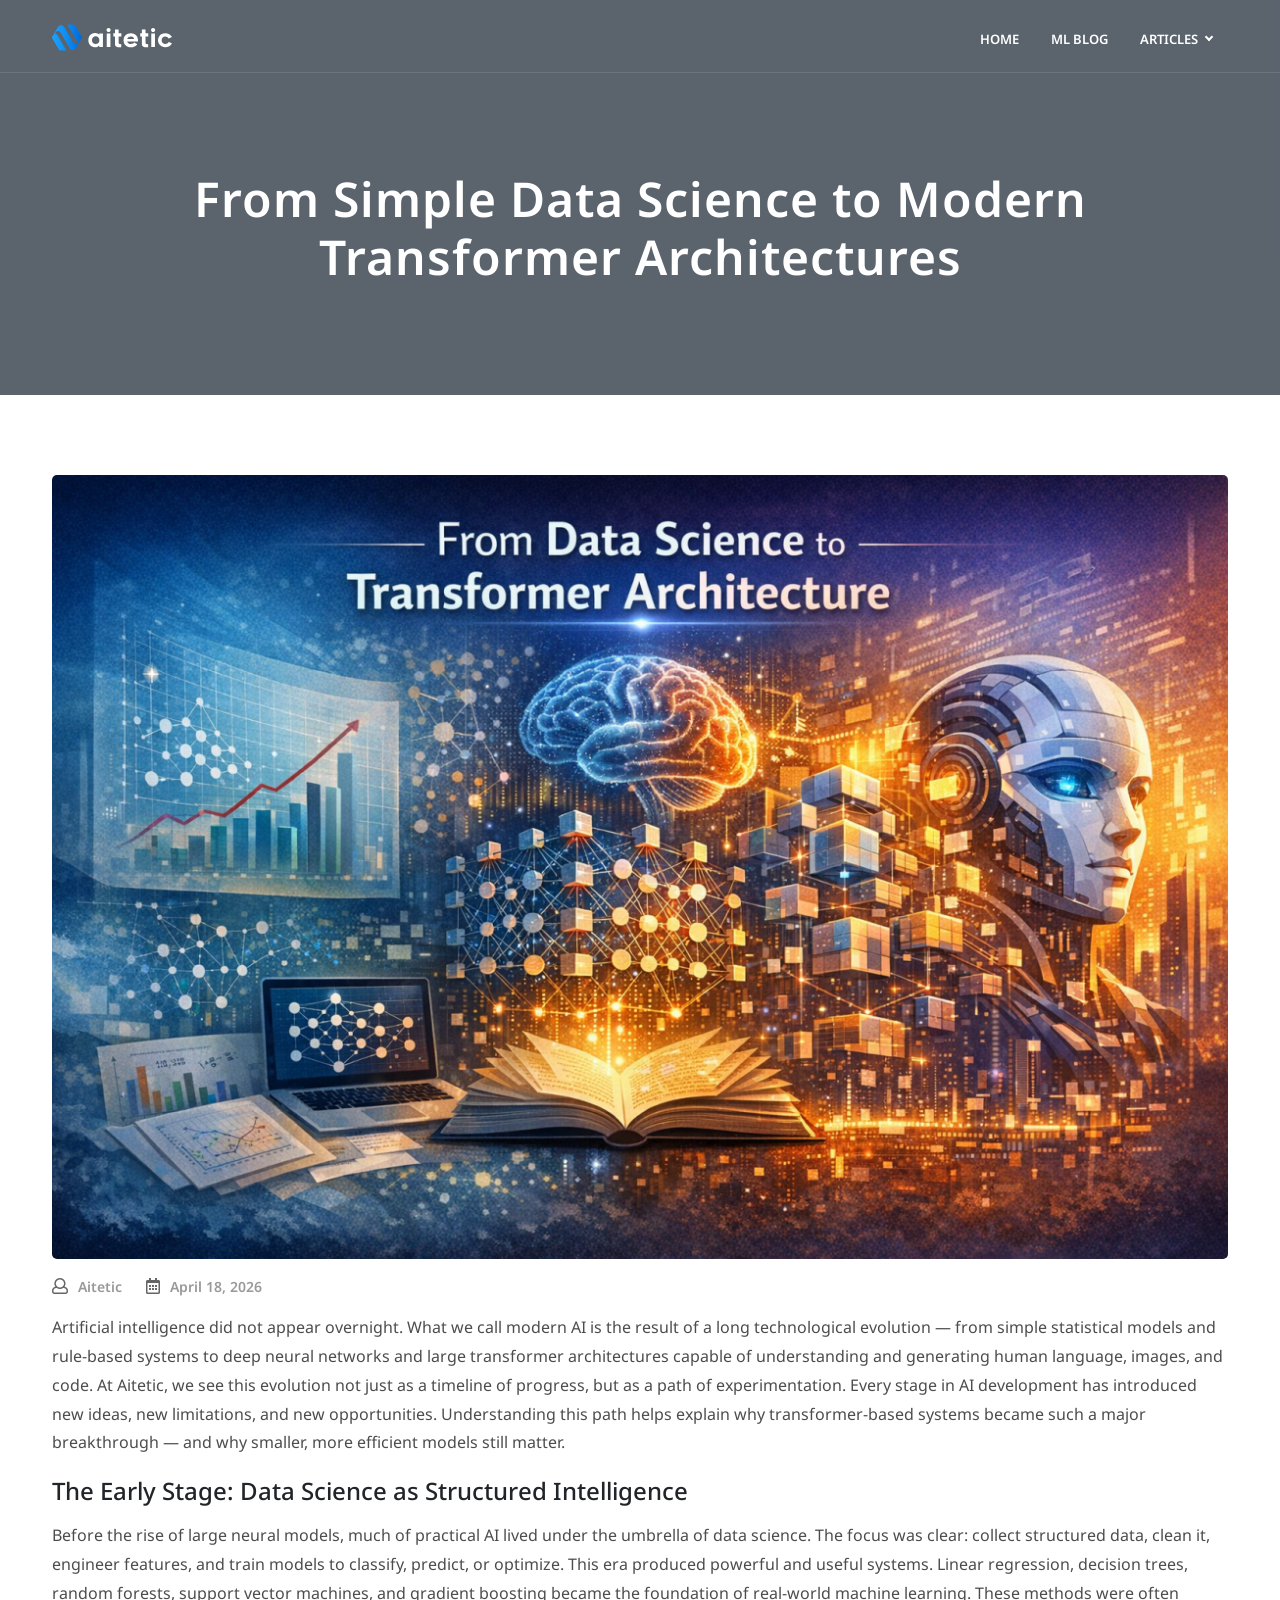
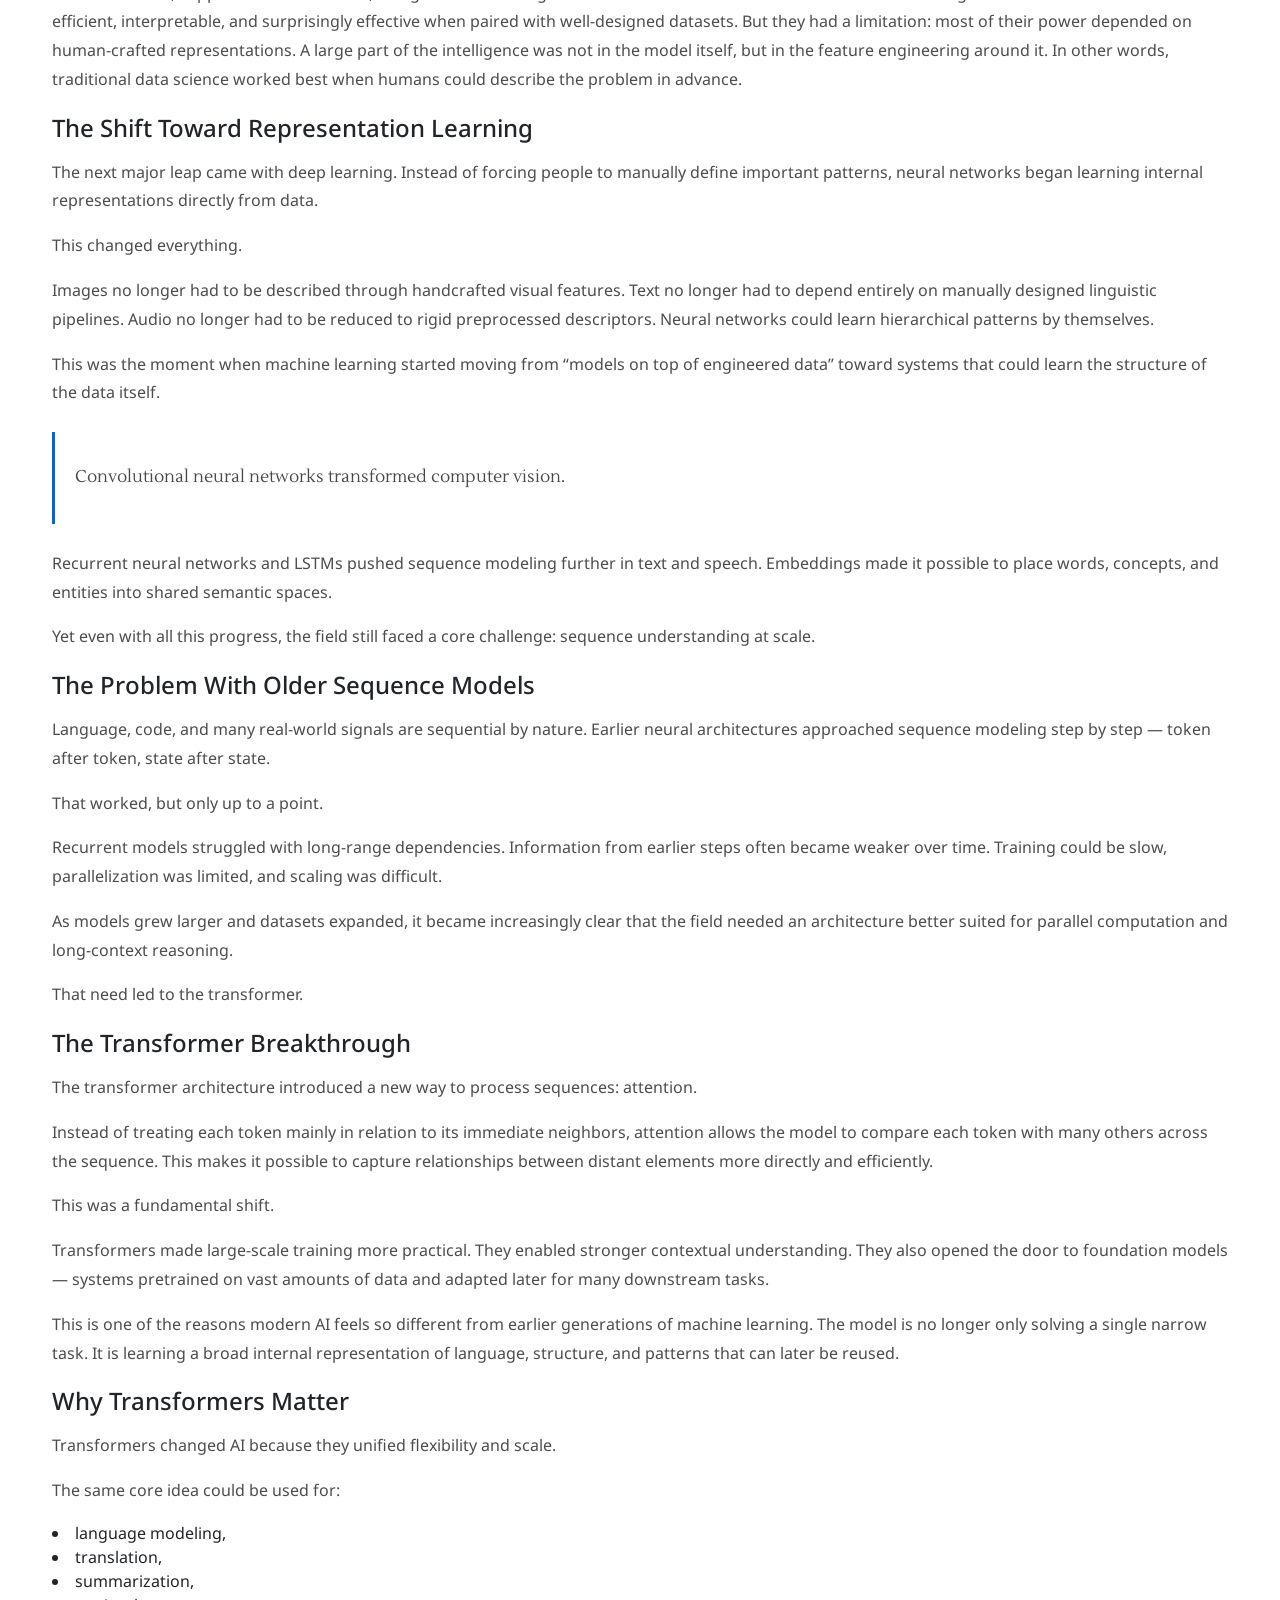
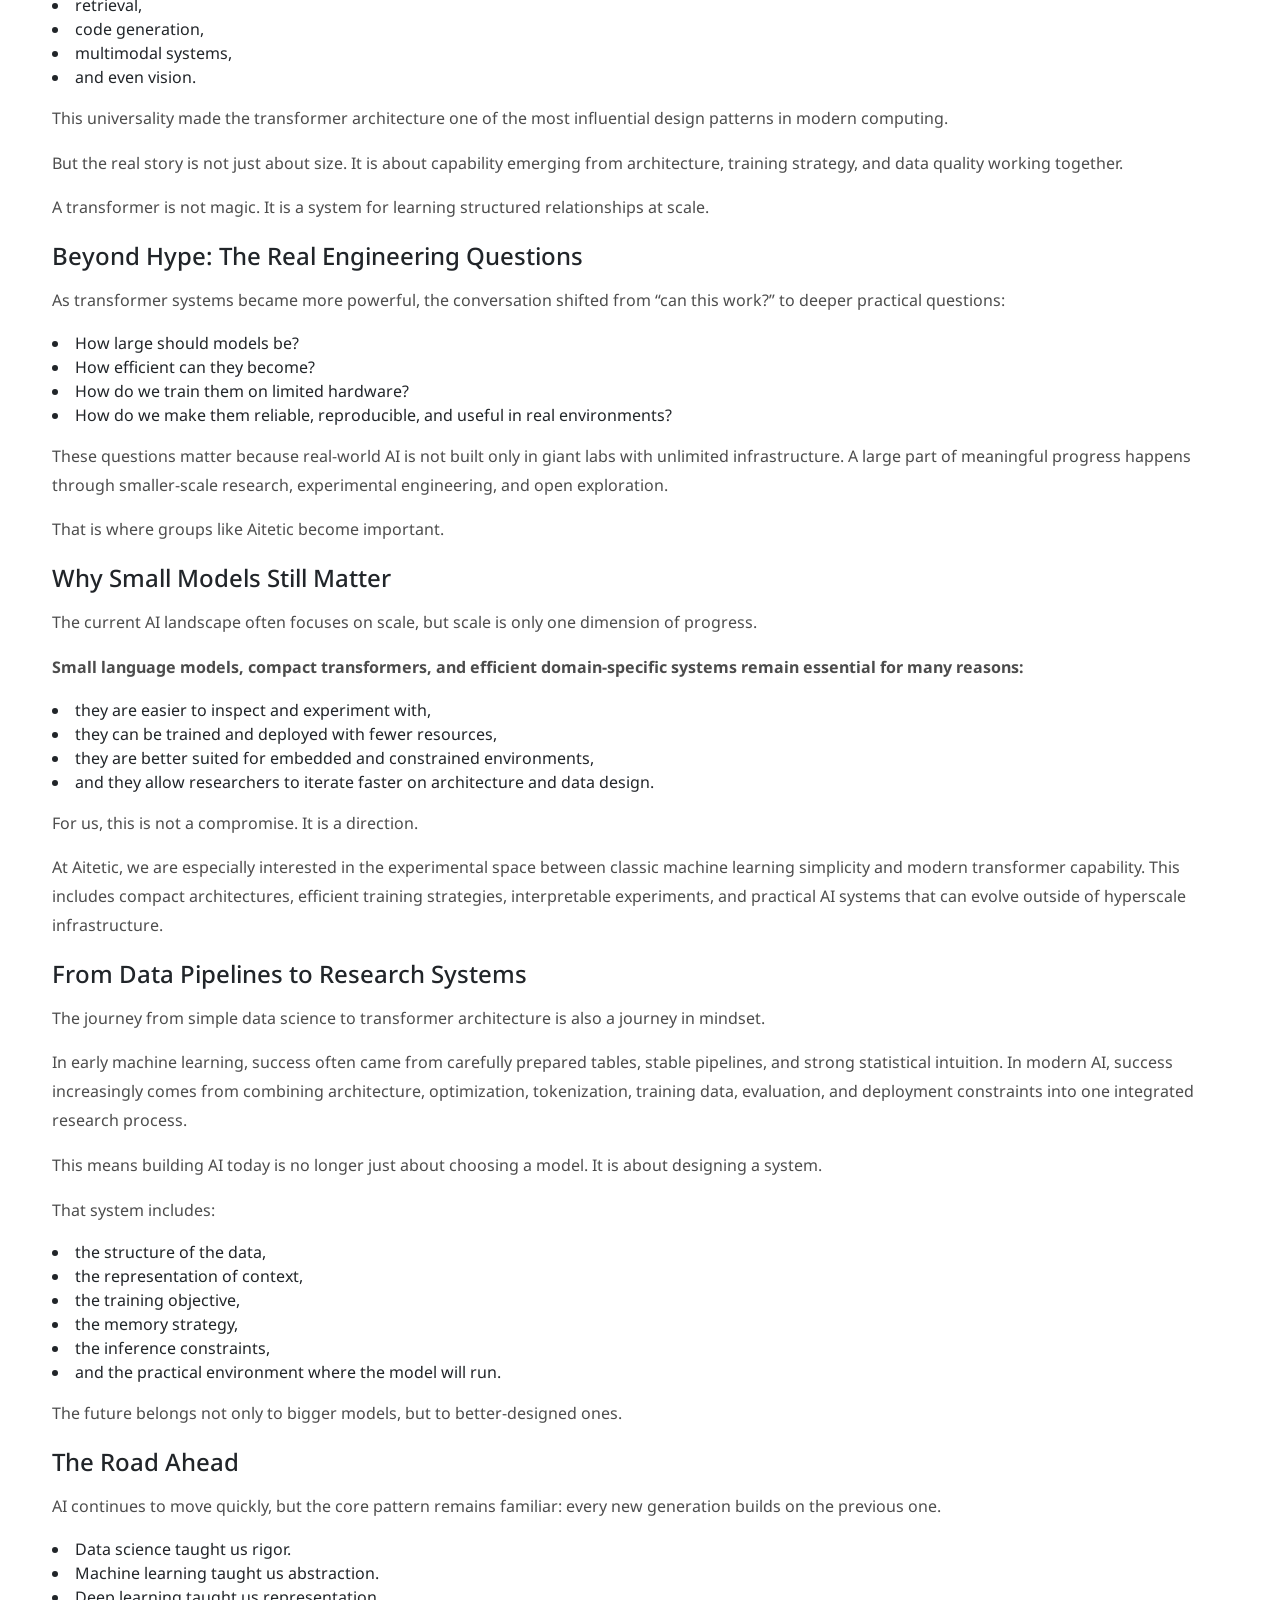
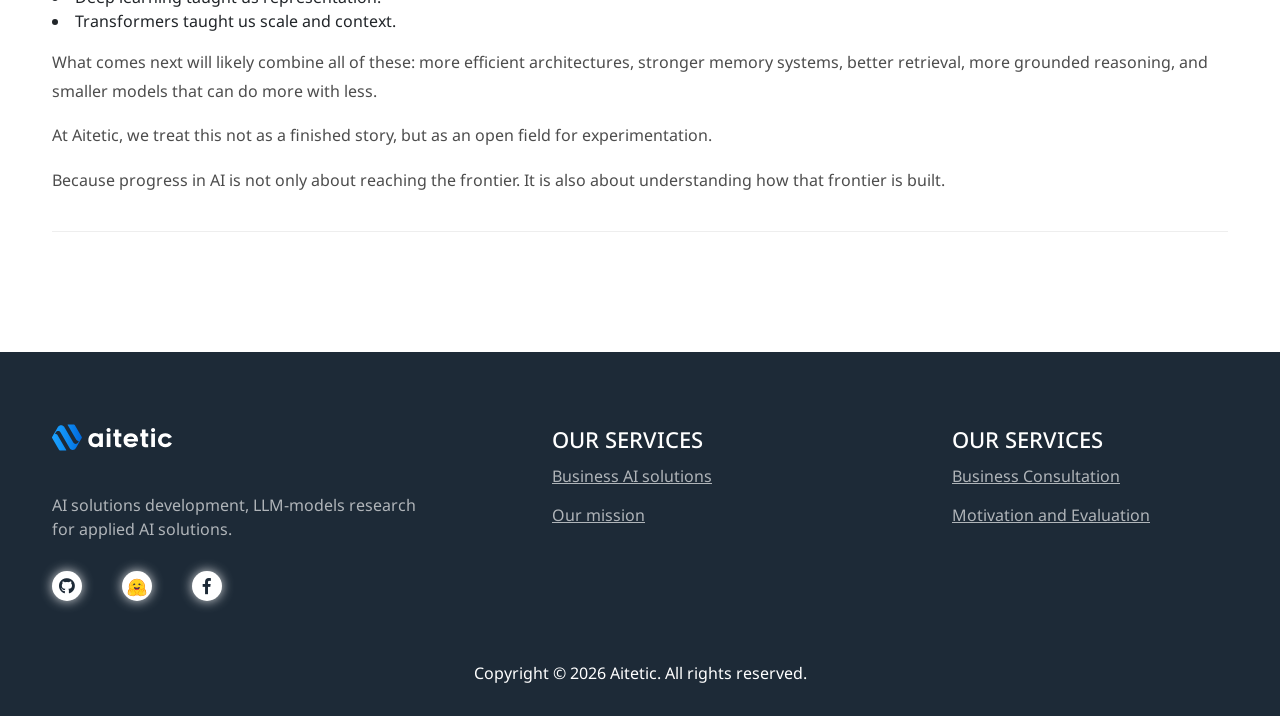
<file: from-datascience-to-transformer.html>
<!DOCTYPE html>
<html lang="en">
<head>

    <title>From simple Data-Science learning to Modern Transformer Architectures - Aitetic</title>
    <meta name="description" content="From simple Data-Science learning to Modern Transformer Architectures - Aitetic">

    <meta name="keywords" content="Simple Data-Science learning, Modern Transformer Architectures, Aitetic">

    <meta property="og:title" content="From simple Data-Science learning to Modern Transformer Architectures - Aitetic">
    <meta property="og:description" content="From simple Data-Science learning to Modern Transformer Architectures - Aitetic">


    <meta name="google-site-verification" content="MCUg1m7fBbGFgcnHiz0u5Wgkmu6W4vbdClvsDqYg6J0" />

	<meta charset="UTF-8">
	<link rel="shortcut icon" href="favicon.ico"/>
	<meta name="viewport" content="width=device-width, initial-scale=1, maximum-scale=1">

    <link rel="icon" href="img/logo/aitetic-logo-min.svg" type="image/svg+xml">

	<!-- Bootstrap-5.3.8 -->
	<link rel="stylesheet" type="text/css" href="assets/dist/css/bootstrap.min.css">
	<!-- Font-Awesome -->
	<link rel="stylesheet" type="text/css" href="css/fontawesome-all.css">
	<!-- Slider -->
	<link rel="stylesheet" type="text/css" href="css/swiper.min.css">
	<link rel="stylesheet" type="text/css" href="css/slider.css">
	<!--Navigation Menu CSS-->
	<link rel="stylesheet" type="text/css" href="css/navigation.css">

	<!-- Main Styles -->
	<link rel="stylesheet" type="text/css" href="css/default.css">
	<link rel="stylesheet" type="text/css" href="css/styles.css">
</head>
<body>


<!-- Navbar START -->
<header id="nav-transparent">
	<div>
		<nav id="navigation4" class="container navigation">
			<div class="nav-header">
				<a class="nav-brand" href="/">
					<img src="img/logo/aitetic-logo.svg" alt="logo" class="main-logo" id="light_logo" title="aitetic">
					<img src="img/logo/aitetic-logo-inversed.svg" alt="logo" class="main-logo" id="main_logo" title="aitetic">
				</a>
				<div class="nav-toggle"></div>
			</div>
			<div class="nav-menus-wrapper">
				<ul class="nav-menu align-to-right">
					<li><a href="/">Home</a></li>
					<li><a href="/blog.html">ML Blog</a></li>

					<li><a href="#" role="button" aria-haspopup="true" aria-expanded="false" onclick="event.preventDefault();">Articles</a>
						<ul class="nav-dropdown">
							<li><a href="https://github.com/aitetic" target="_blank" rel="noopener noreferrer">
									<svg xmlns="http://www.w3.org/2000/svg" class="me-2 align-middle" viewBox="0 0 512 499.36" role="img" height="16" width="16" aria-label="GitHub icon">
									<path fill="currentColor" fill-rule="evenodd" d="M256 0C114.64 0 0 114.61 0 256c0 113.09 73.34 209 175.08 242.9 12.8 2.35 17.47-5.56 17.47-12.34 0-6.08-.22-22.18-.35-43.54-71.2 15.49-86.2-34.34-86.2-34.34-11.64-29.57-28.42-37.45-28.42-37.45-23.27-15.84 1.73-15.55 1.73-15.55 25.69 1.81 39.21 26.38 39.21 26.38 22.84 39.12 59.92 27.82 74.5 21.27 2.33-16.54 8.94-27.82 16.25-34.22-56.84-6.43-116.6-28.43-116.6-126.49 0-27.95 10-50.8 26.35-68.69-2.63-6.48-11.42-32.5 2.51-67.75 0 0 21.49-6.88 70.4 26.24a242.65 242.65 0 0 1 128.18 0c48.87-33.13 70.33-26.24 70.33-26.24 14 35.25 5.18 61.27 2.55 67.75 16.41 17.9 26.31 40.75 26.31 68.69 0 98.35-59.85 120-116.88 126.32 9.19 7.9 17.38 23.53 17.38 47.41 0 34.22-.31 61.83-.31 70.23 0 6.85 4.61 14.81 17.6 12.31C438.72 464.97 512 369.08 512 256.02 512 114.62 397.37 0 256 0z">
									</path>
								</svg>GitHub</a>
							</li>
						</ul>
					</li>

				</ul>
			</div>
		</nav>
	</div>
</header>
<!-- Navbar END -->

<!-- Page Title START -->
<div class="page-title-section" style="background-image: url('http://via.placeholder.com/1900x390');">
	<div class="black-overlay-70"></div>
	<div class="container">
		<h1>From Simple Data Science to Modern Transformer Architectures</h1>
	</div>
</div>
<!-- Page Title END -->

<!-- Blog Post START -->
<div class="section-wrapper">
	<div class="container">

		<div class="blog-post pr-lg-4 pr-0">
			<img src="images/from-datascience-to-transformer.png" alt="img" class="mb-15">
			<ul class="blog-post-info ps-0">
				<li><i class="far fa-user"></i><span title="Aitetic">Aitetic</span></li>
				<li><i class="far fa-calendar-alt"></i><span>April 18, 2026</span></li>
			</ul>
			<p>Artificial intelligence did not appear overnight. What we call modern AI is the result of a long technological evolution — from simple statistical models and rule-based systems 
to deep neural networks and large transformer architectures capable of understanding and generating human language, images, and code.
At Aitetic, we see this evolution not just as a timeline of progress, but as a path of experimentation. 
Every stage in AI development has introduced new ideas, new limitations, and new opportunities. 
Understanding this path helps explain why transformer-based systems became such a major breakthrough — and why smaller, more efficient models still matter.</p>

			<h4>The Early Stage: Data Science as Structured Intelligence</h4>
			<p>Before the rise of large neural models, much of practical AI lived under the umbrella of data science. 
The focus was clear: collect structured data, clean it, engineer features, and train models to classify, predict, or optimize.
This era produced powerful and useful systems. Linear regression, decision trees, random forests, support vector machines, and gradient boosting became the foundation of real-world machine learning. 
These methods were often efficient, interpretable, and surprisingly effective when paired with well-designed datasets.
But they had a limitation: most of their power depended on human-crafted representations. A large part of the intelligence was not in the model itself, but in the feature engineering around it.
In other words, traditional data science worked best when humans could describe the problem in advance.</p>

			<h4>The Shift Toward Representation Learning</h4>

<p>The next major leap came with deep learning. Instead of forcing people to manually define important patterns, neural networks began learning internal representations directly from data.</p>

<p>This changed everything.</p>

<p>Images no longer had to be described through handcrafted visual features. Text no longer had to depend entirely on manually designed linguistic pipelines. 
	Audio no longer had to be reduced to rigid preprocessed descriptors. Neural networks could learn hierarchical patterns by themselves.</p>


<p>This was the moment when machine learning started moving from “models on top of engineered data” toward systems that could learn the structure of the data itself.</p>

 
			<blockquote>
				<p>Convolutional neural networks transformed computer vision.</p>
			</blockquote>
<p>Recurrent neural networks and LSTMs pushed sequence modeling further in text and speech. Embeddings made it possible to place words, concepts, and entities into shared semantic spaces.</p>

<p>Yet even with all this progress, the field still faced a core challenge: sequence understanding at scale.</p>

<h4>The Problem With Older Sequence Models</h4>

<p>Language, code, and many real-world signals are sequential by nature. Earlier neural architectures approached sequence modeling step by step — token after token, state after state.</p>

<p>That worked, but only up to a point.</p>

<p>Recurrent models struggled with long-range dependencies. Information from earlier steps often became weaker over time. Training could be slow, parallelization was limited, and scaling was difficult.</p>

<p>As models grew larger and datasets expanded, it became increasingly clear that the field needed an architecture better suited for parallel computation and long-context reasoning.</p>

<p>That need led to the transformer.</p>


<h4>The Transformer Breakthrough</h4>

<p>The transformer architecture introduced a new way to process sequences: attention.</p>

<p>Instead of treating each token mainly in relation to its immediate neighbors, attention allows the model to compare each token with many others across the sequence. 
This makes it possible to capture relationships between distant elements more directly and efficiently.</p>

<p>This was a fundamental shift.</p>

<p>Transformers made large-scale training more practical. They enabled stronger contextual understanding. 
They also opened the door to foundation models — systems pretrained on vast amounts of data and adapted later for many downstream tasks.</p>

<p>This is one of the reasons modern AI feels so different from earlier generations of machine learning. 
The model is no longer only solving a single narrow task. It is learning a broad internal representation of language, structure, and patterns that can later be reused.</p>


<h4>Why Transformers Matter</h4>

<p>Transformers changed AI because they unified flexibility and scale.</p>

<p>The same core idea could be used for:</p>

<li>language modeling,</li>
<li>translation,</li>
<li>summarization,</li>
<li>retrieval,</li>
<li>code generation,</li>
<li>multimodal systems,</li>
<li>and even vision.</li>

<p>This universality made the transformer architecture one of the most influential design patterns in modern computing.</p>

<p>But the real story is not just about size. It is about capability emerging from architecture, training strategy, and data quality working together.</p>

<p>A transformer is not magic. It is a system for learning structured relationships at scale.</p>

<h4>Beyond Hype: The Real Engineering Questions</h4>

<p>As transformer systems became more powerful, the conversation shifted from “can this work?” to deeper practical questions:</p>

<li>How large should models be?</li>
<li>How efficient can they become?</li>
<li>How do we train them on limited hardware?</li>
<li>How do we make them reliable, reproducible, and useful in real environments?</li>

<p>These questions matter because real-world AI is not built only in giant labs with unlimited infrastructure. 
A large part of meaningful progress happens through smaller-scale research, experimental engineering, and open exploration.</p>

<p>That is where groups like Aitetic become important.</p>

<h4>Why Small Models Still Matter</h4>

<p>The current AI landscape often focuses on scale, but scale is only one dimension of progress.</p>

<p><strong>Small language models, compact transformers, and efficient domain-specific systems remain essential for many reasons:</strong></p>

<li>they are easier to inspect and experiment with,</li>
<li>they can be trained and deployed with fewer resources,</li>
<li>they are better suited for embedded and constrained environments,</li>
<li>and they allow researchers to iterate faster on architecture and data design.</li>

<p>For us, this is not a compromise. It is a direction.</p>

<p>At Aitetic, we are especially interested in the experimental space between classic machine learning simplicity and modern transformer capability. 
This includes compact architectures, efficient training strategies, interpretable experiments, and practical AI systems that can evolve outside of hyperscale infrastructure.</p>

<h4>From Data Pipelines to Research Systems</h4>

<p>The journey from simple data science to transformer architecture is also a journey in mindset.</p>

<p>In early machine learning, success often came from carefully prepared tables, stable pipelines, and strong statistical intuition. 
In modern AI, success increasingly comes from combining architecture, optimization, tokenization, training data, evaluation, and deployment constraints into one integrated research process.</p>

<p>This means building AI today is no longer just about choosing a model. It is about designing a system.</p>

<p>That system includes:</p>

<li>the structure of the data,</li>
<li>the representation of context,</li>
<li>the training objective,</li>
<li>the memory strategy,</li>
<li>the inference constraints,</li>
<li>and the practical environment where the model will run.</li>

<p>The future belongs not only to bigger models, but to better-designed ones.</p>

<h4>The Road Ahead</h4>

<p>AI continues to move quickly, but the core pattern remains familiar: every new generation builds on the previous one.</p>

<li>Data science taught us rigor.</li>
<li>Machine learning taught us abstraction.</li>
<li>Deep learning taught us representation.</li>
<li>Transformers taught us scale and context.</li>

<p>What comes next will likely combine all of these: more efficient architectures, stronger memory systems, better retrieval, more grounded reasoning, and smaller models that can do more with less.</p>

<p>At Aitetic, we treat this not as a finished story, but as an open field for experimentation.</p>

<p>Because progress in AI is not only about reaching the frontier. It is also about understanding how that frontier is built.</p>

		</div>

	</div>
</div>
<!-- Blog Post END -->



<!-- Footer START -->
<footer id="footer">
	<div class="container">
		<div class="row">
			<div class="col-sm-12 col-md-4 foot-col-1">
				<img src="img/logo/aitetic-logo.svg" alt="logo" style="width: 120px; height: auto;" title="aitetic">
				<p class="s-mrt-40">AI solutions development, LLM-models research for applied AI solutions.</p>
				<ul class="social-footer">
					<li class="shadow">
						<a href="https://github.com/aitetic" target="_blank" rel="noopener noreferrer">
							<i class="fab fa-github iconhover" title="aitetic github"></i>
						</a>
					</li>
					<li class="shadow">
						<a href="https://huggingface.co/aitetic" target="_blank" rel="noopener noreferrer" title="aitetic HuggingFace">
							<img src="img/content/huggingface_logo-noborder.svg" class="iconhover" alt="Hugging Face" width="20" height="20">
						</a>
					</li>
					<li class="shadow">
						<a href="https://www.facebook.com/aitetic" target="_blank" rel="noopener noreferrer">
							<i class="fab fa-facebook-f iconhover" title="aitetic Facebook"></i>
						</a>
					</li>
				</ul>
			</div>
			<div class="col-sm-6 col-md-4 col-lg-3 offset-lg-1 foot-col-2 footer-col-clone">
				<h3>OUR SERVICES</h3>
				<ul class="px-0">
					<li><a href="#">Business AI solutions</a>
					</li>
					<li><a href="#">Our mission</a>
					</li>
				</ul>
			</div>
			<div class="col-sm-6 col-md-4 col-lg-3 offset-lg-1 foot-col-3 footer-col-clone">
				<h3>OUR SERVICES</h3>
				<ul class="px-0">
					<li><a href="#">Business Consultation</a>
					</li>
					<li><a href="#">Motivation and Evaluation</a>
					</li>
				</ul>
			</div>
			<div class="col-sm-12 foot-bottom">
              <p>Copyright &copy;
                <script>document.write(new Date().getFullYear());</script> Aitetic. All rights reserved.
              </p>
			</div>
		</div>
	</div>
</footer>
<!-- Footer END -->

<!-- Jquery -->
<script src="./js/jquery.min.js"></script>
<!-- Bootstrap -->
<script src="./js/bootstrap.min.js"></script>
<!-- Navbar JS -->
<script src="./js/navigation.js"></script>
<script src="./js/navigation.fixed.js"></script>
<!-- Popper -->
<script src="./js/popper.min.js"></script>
<!-- Include js plugin -->
<script src="./js/owl.carousel.min.js"></script>
<!-- Main JS -->
<script src="./js/main.js"></script>
</body>

</html>
</file>
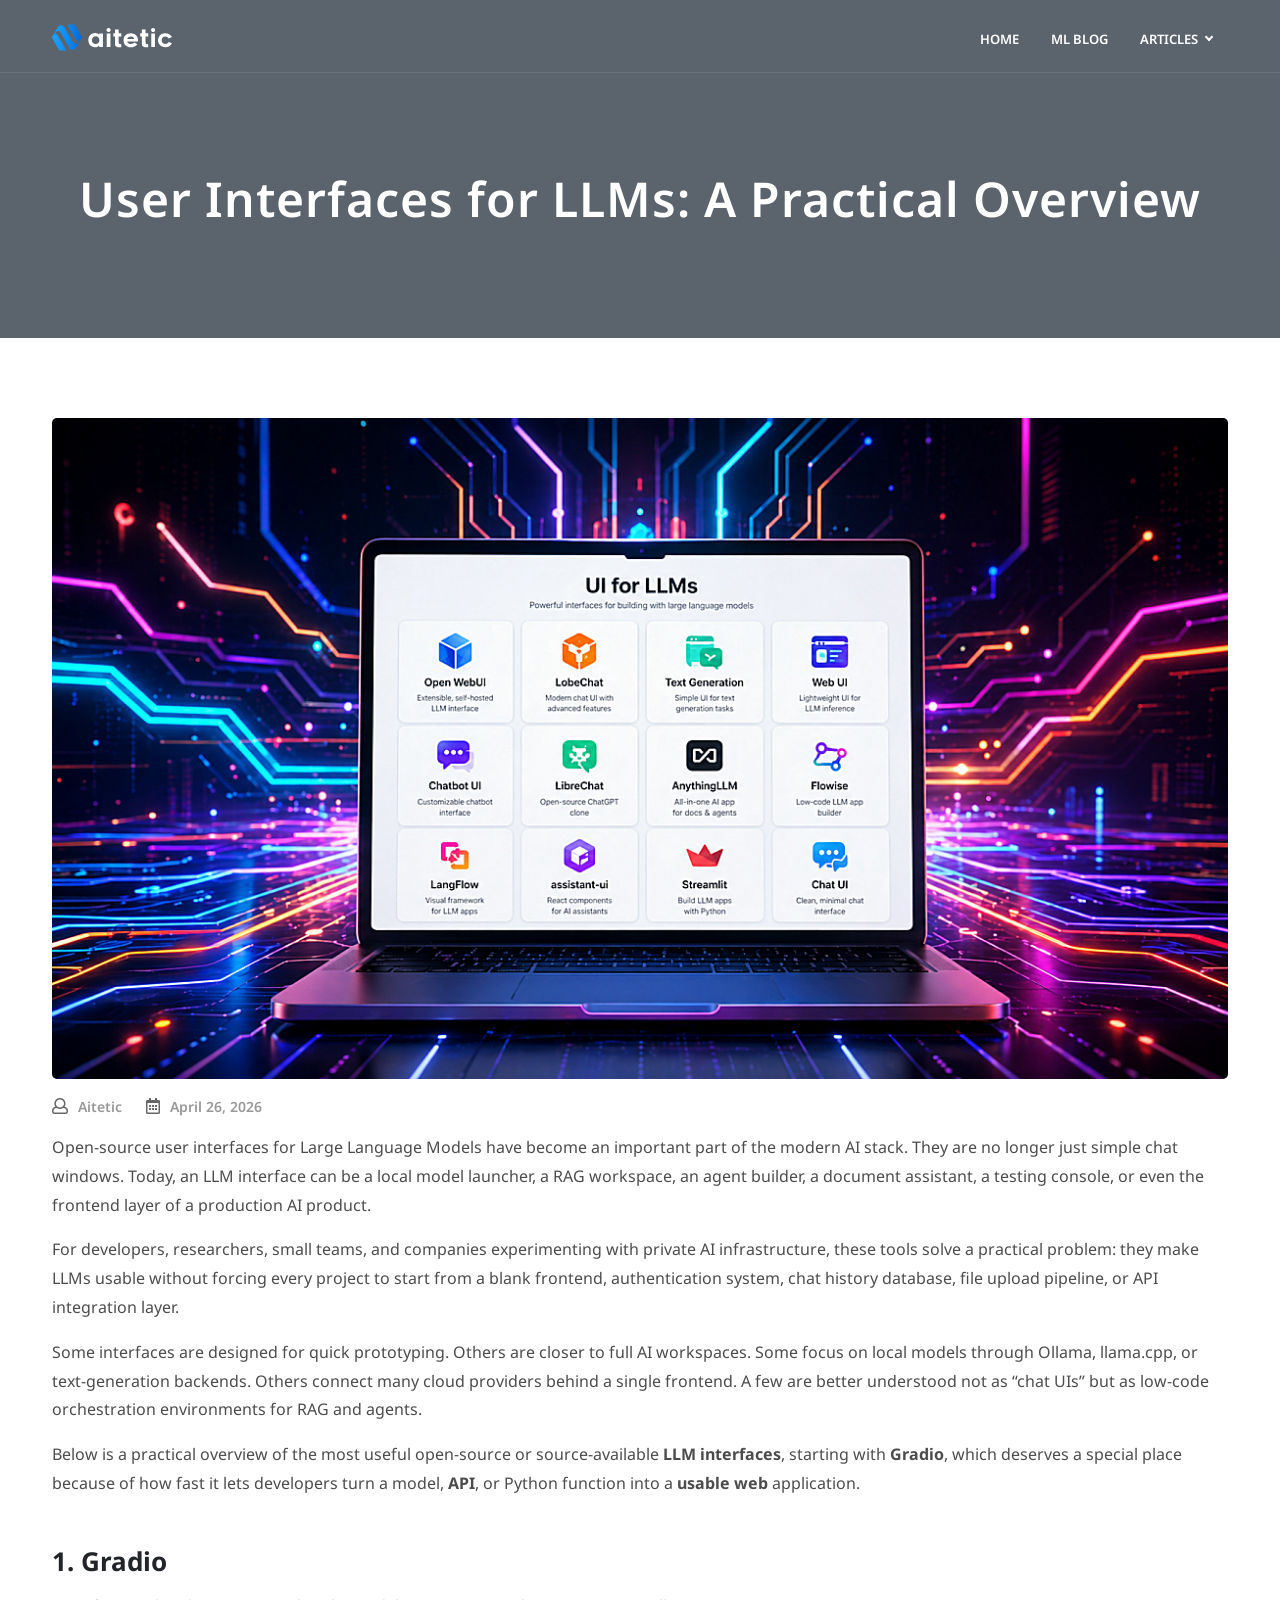
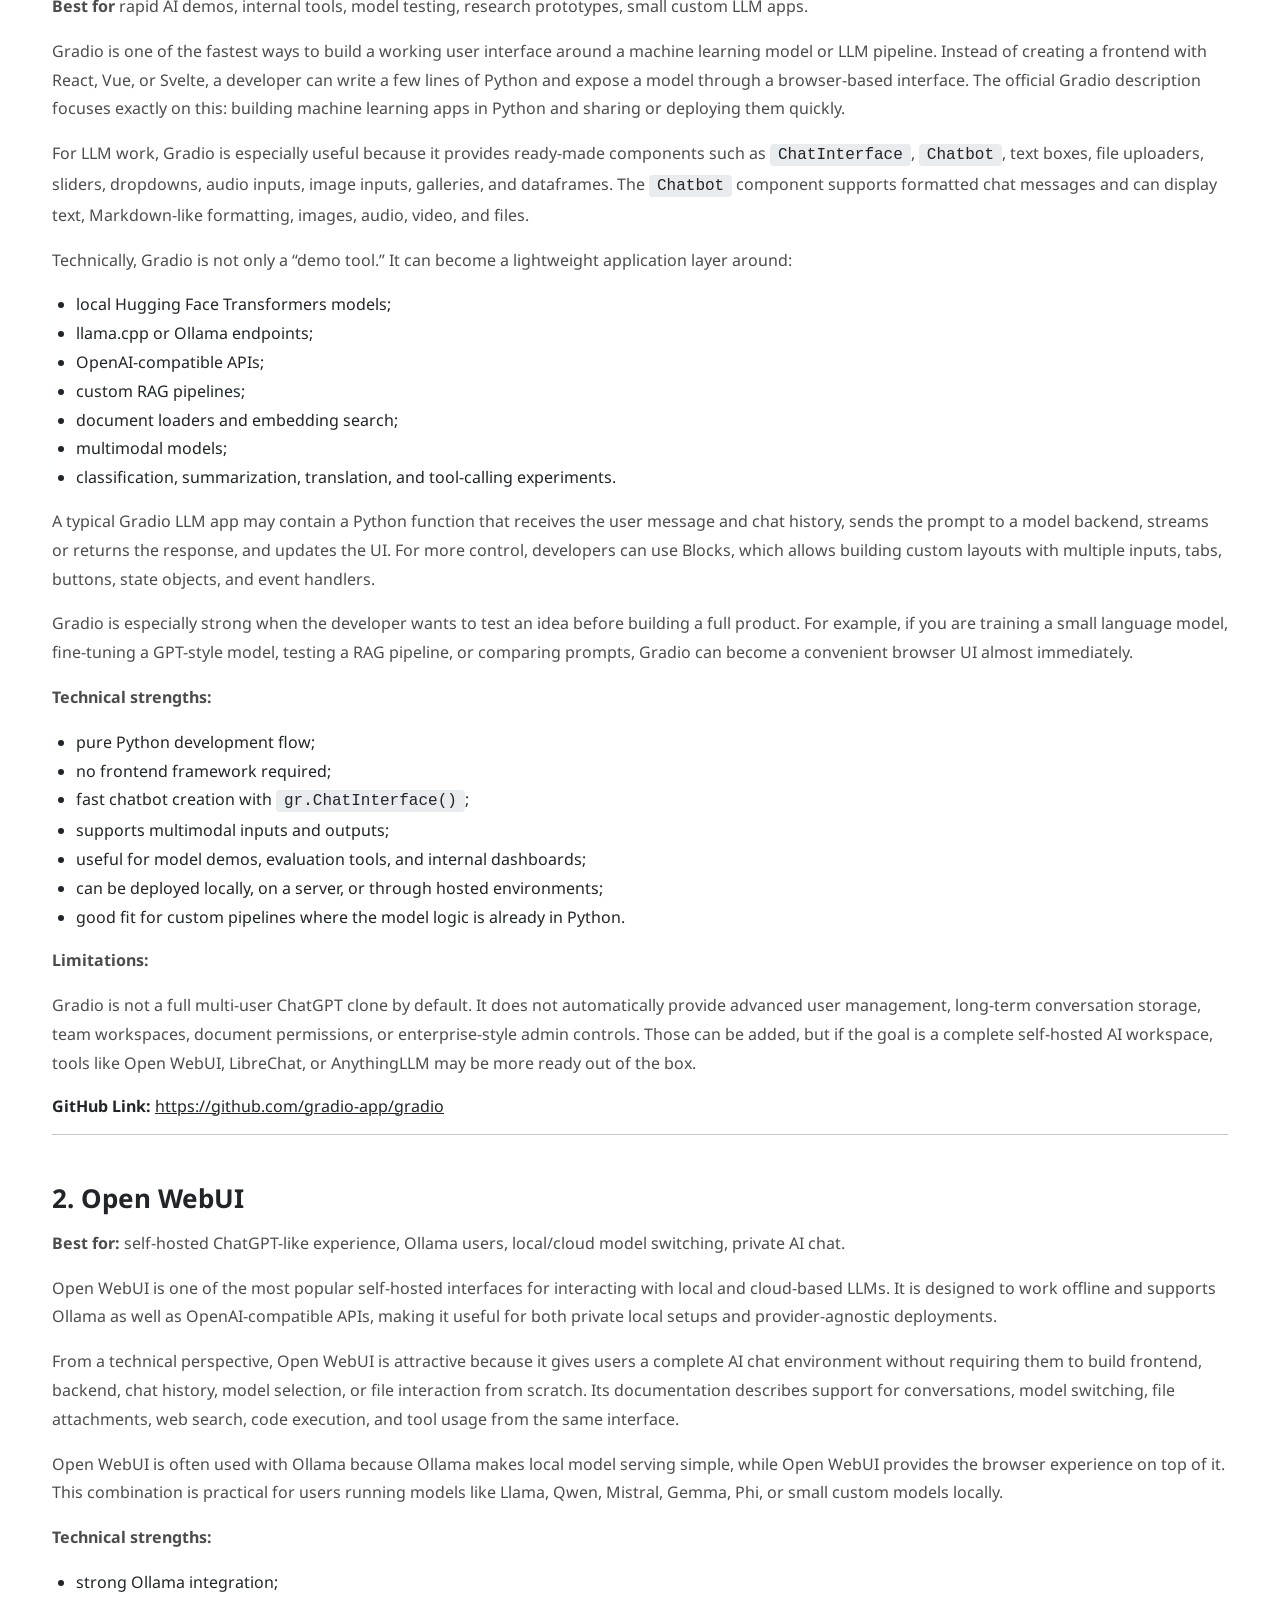
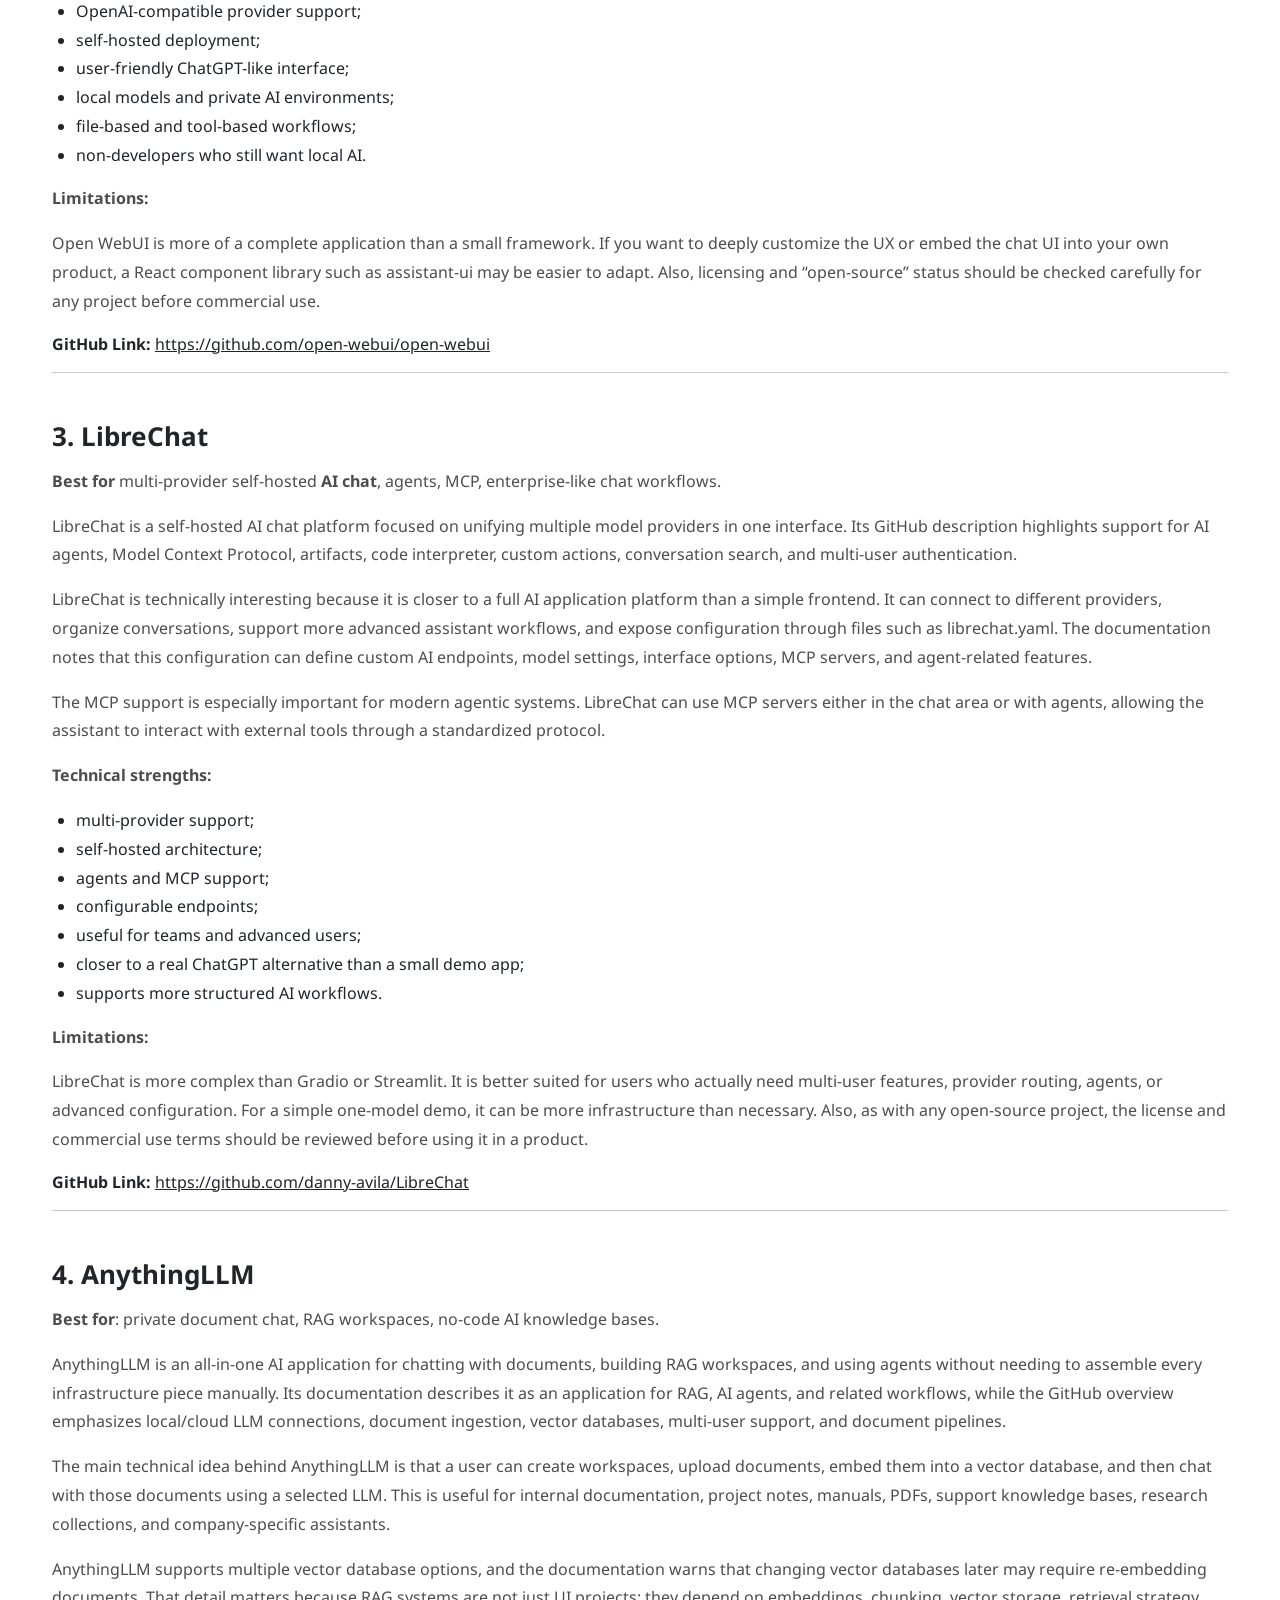
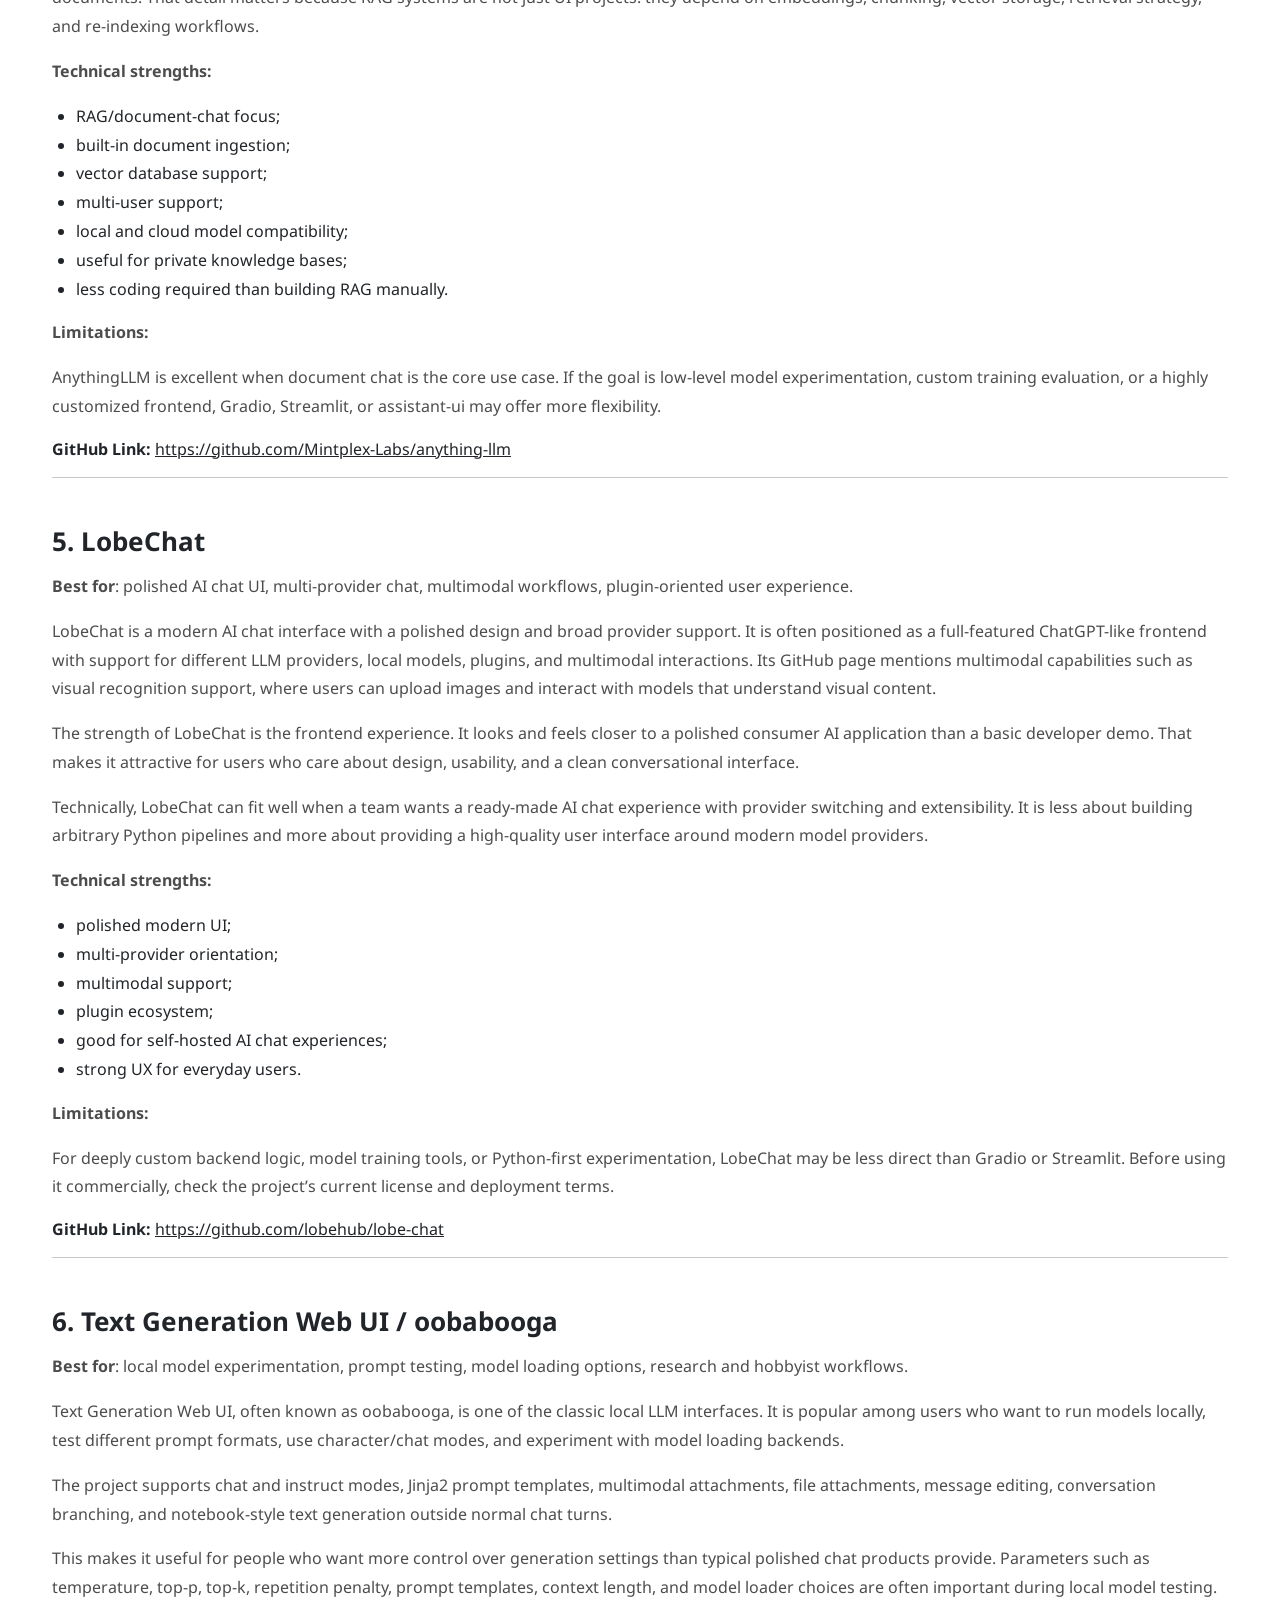
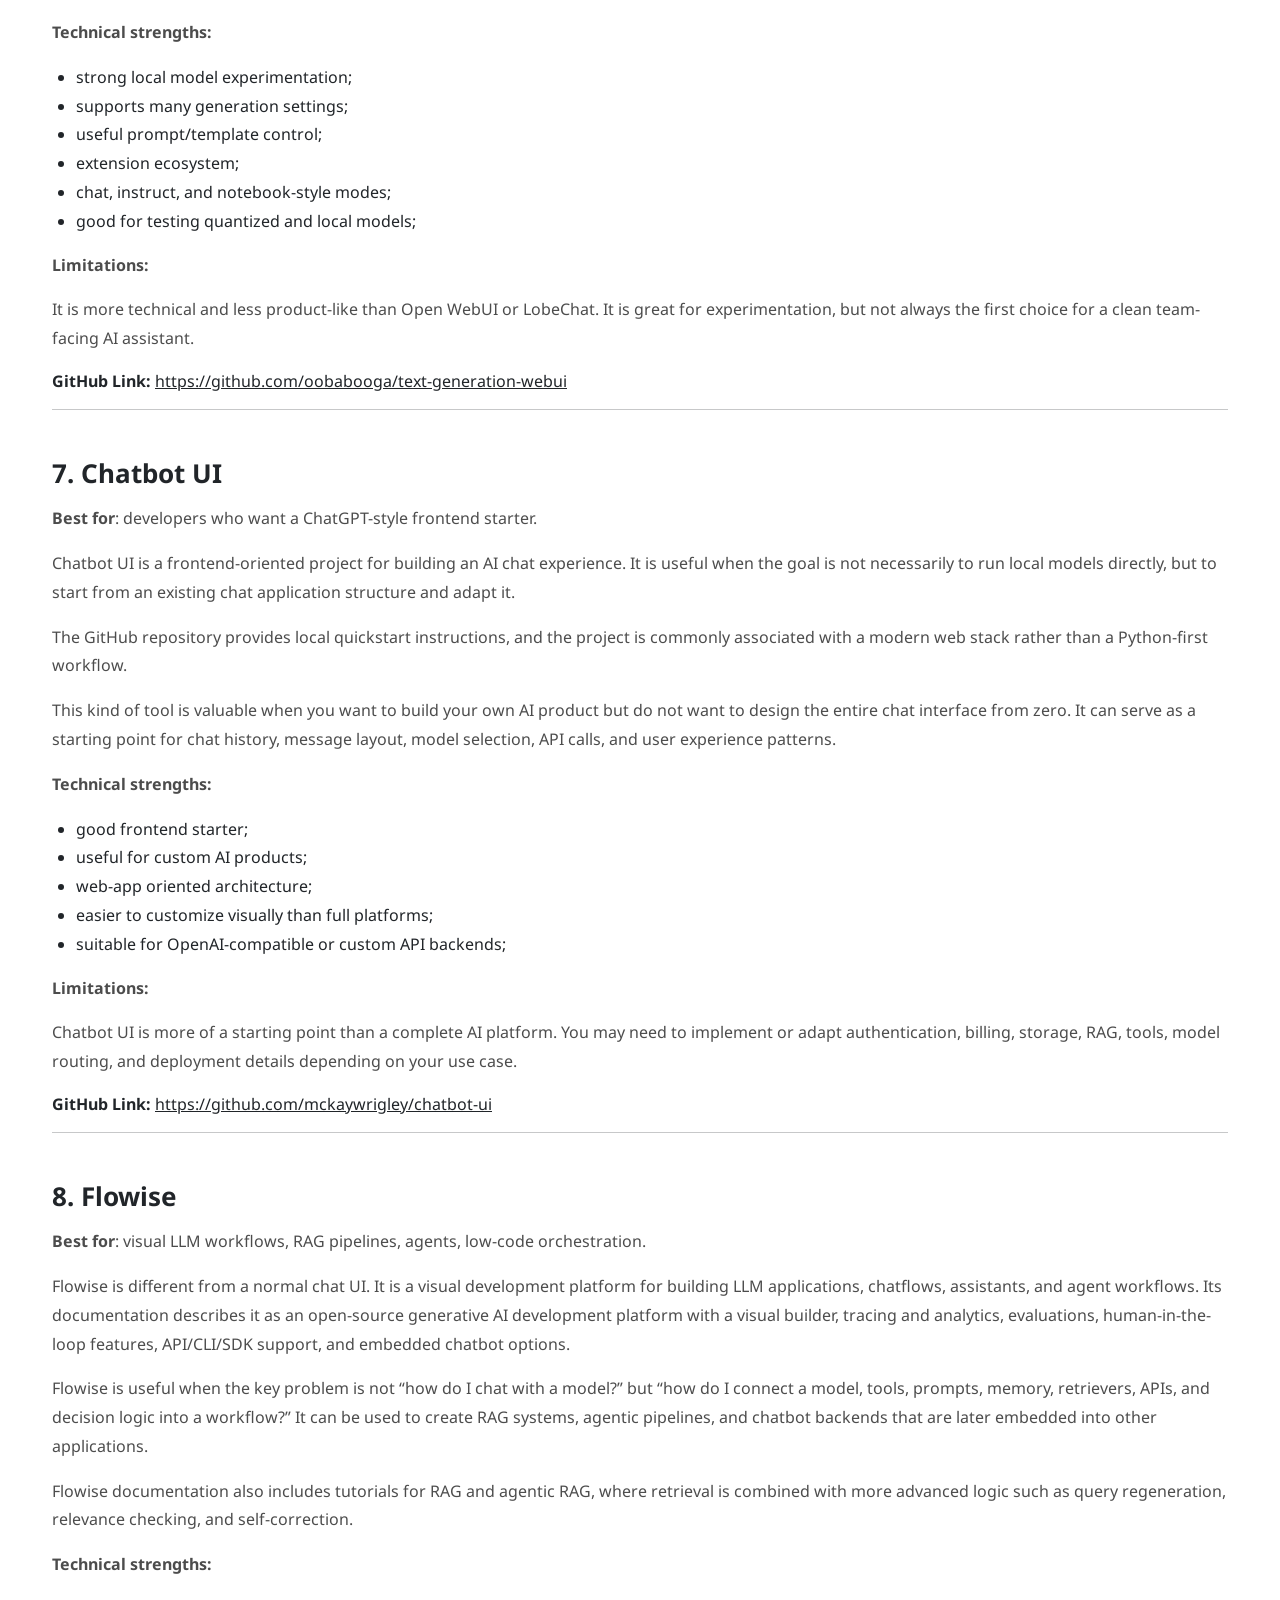
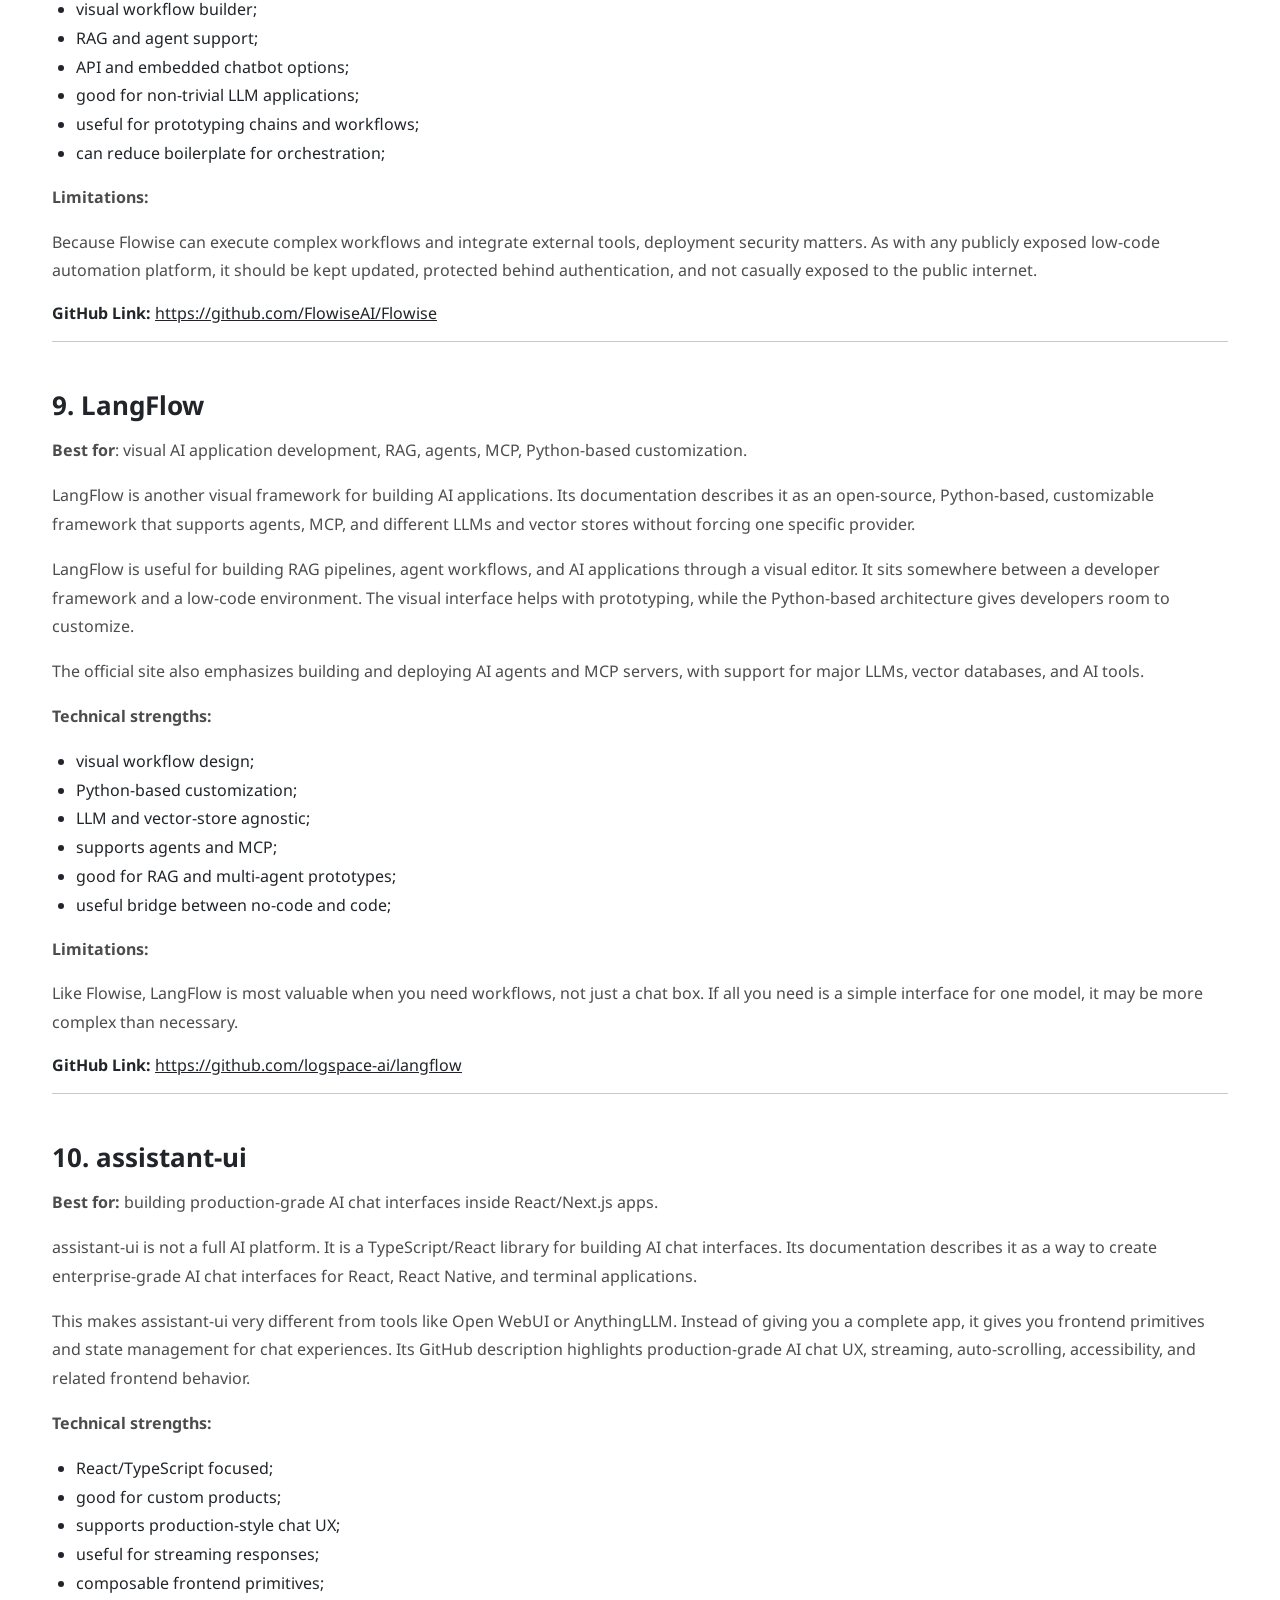
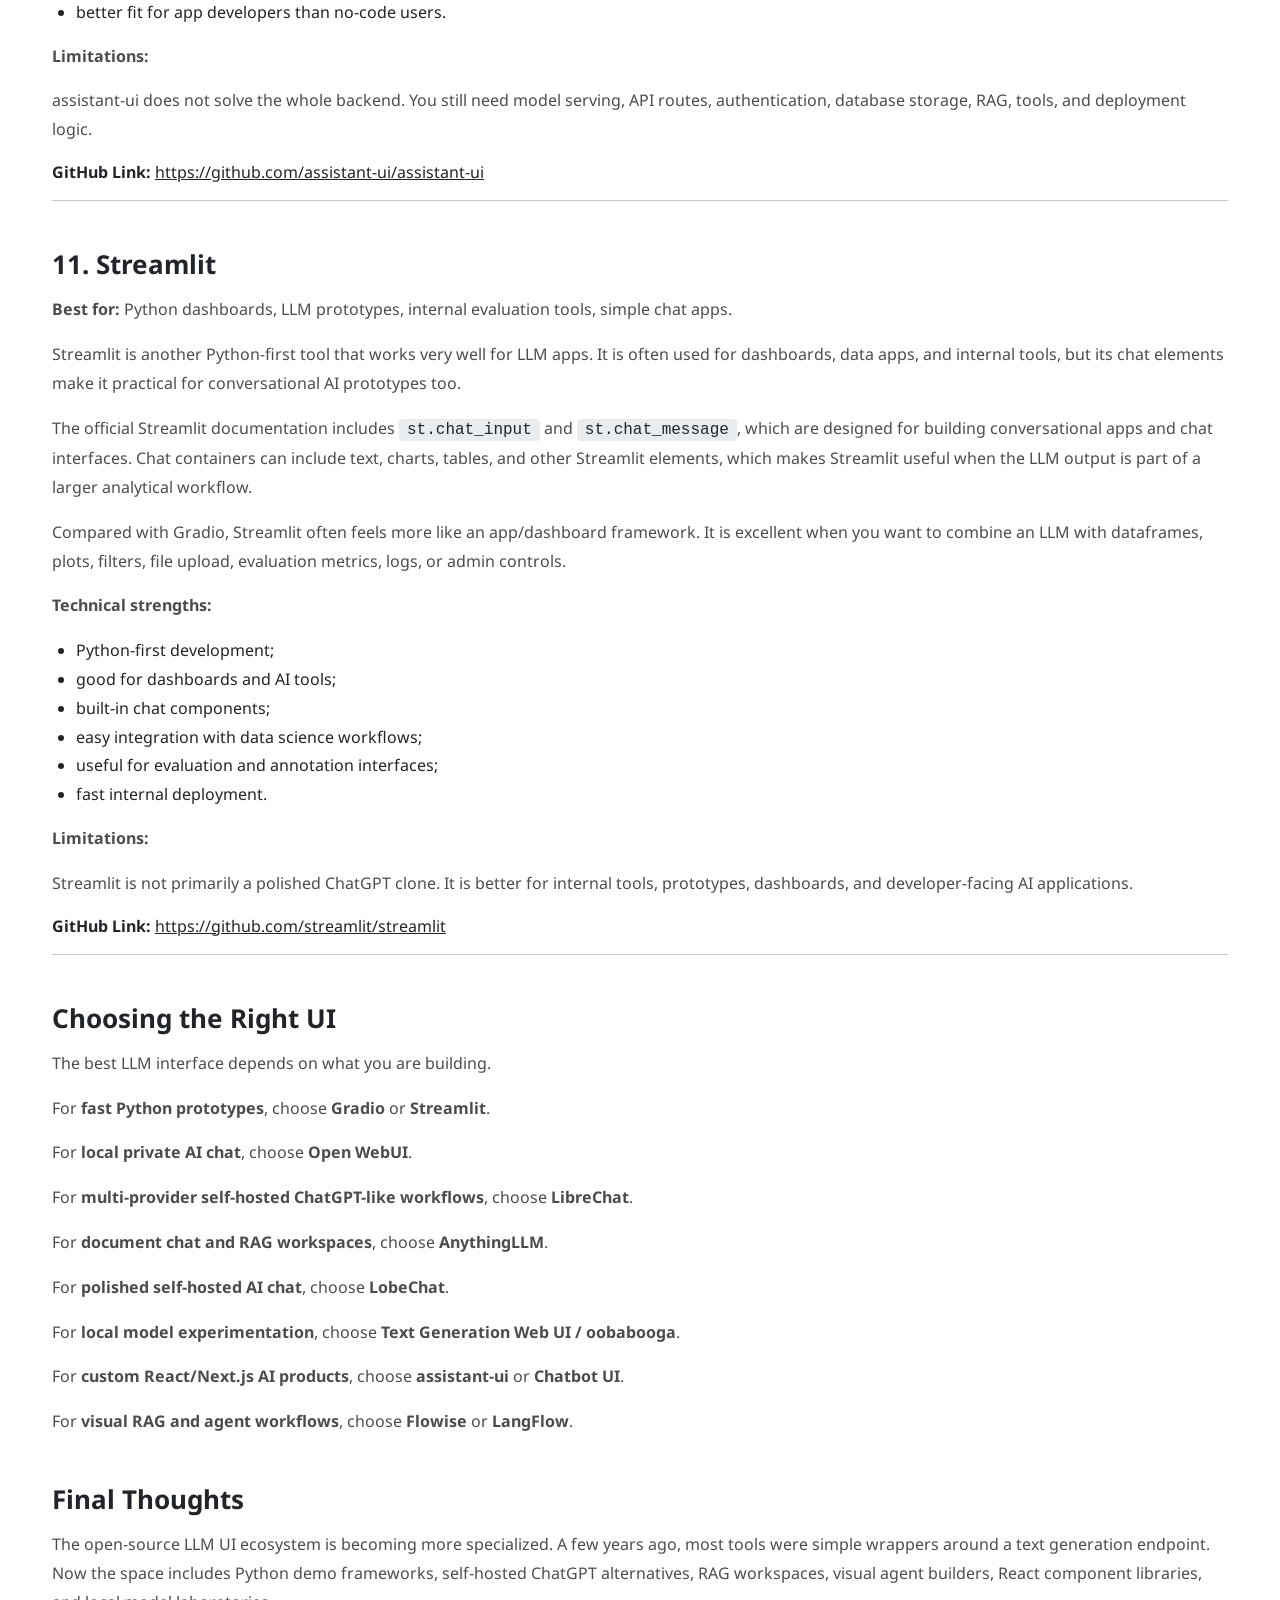
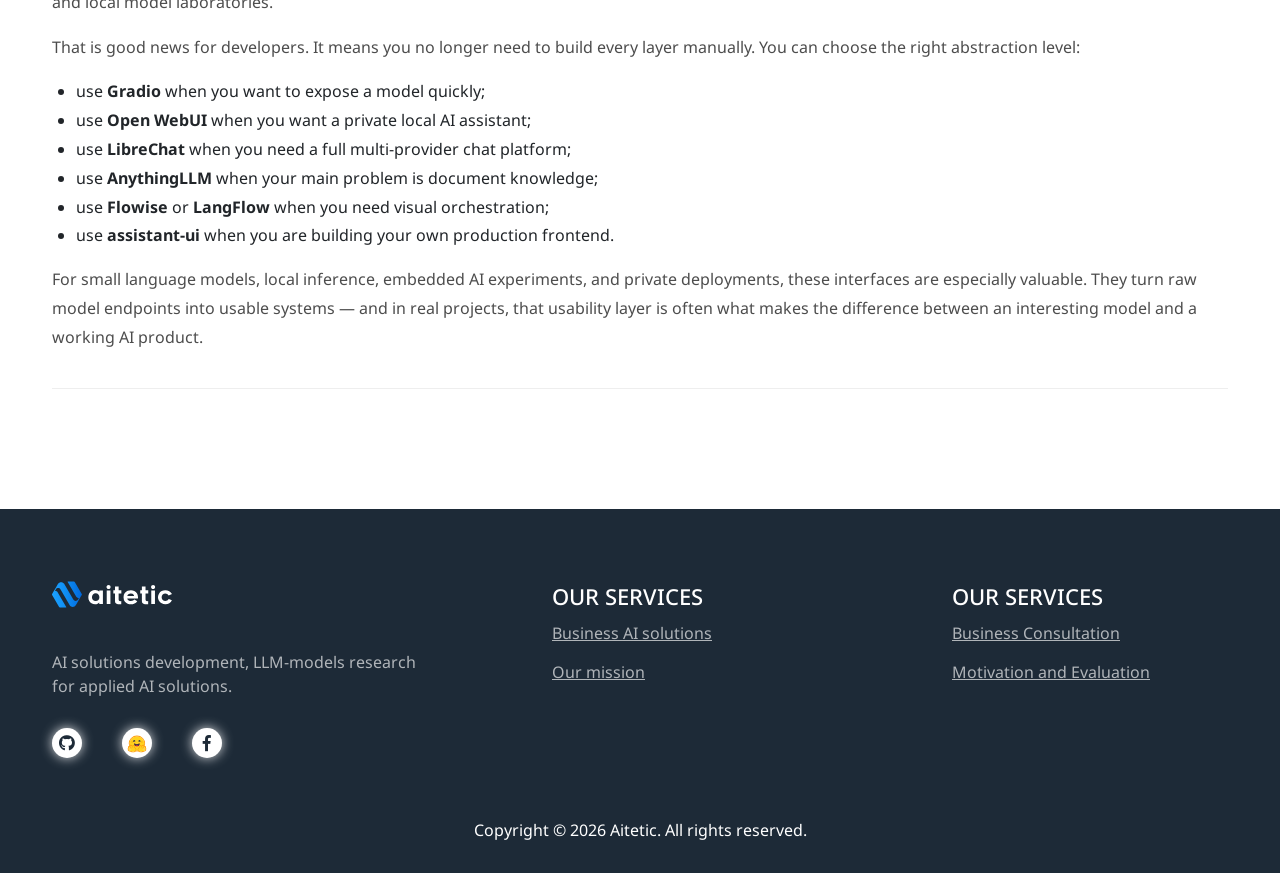
<file: user-interfaces-for-llms-practical-overview.html>
<!DOCTYPE html>
<html lang="en">
<head>

    <title>User Interfaces (UI) for LLMs: a practical Overview</title>
    <meta name="description" content="Exploring the design and implementation of user interfaces for large language models">

    <meta name="keywords" content="UI for LLMs, AI chat, User interfaces for Large Language Models, Practical overview">

    <meta property="og:title" content="User Interfaces for LLMs: A Practical Overview">
    <meta property="og:description" content="Exploring the design and implementation of user interfaces for large language models">


    <meta name="google-site-verification" content="MCUg1m7fBbGFgcnHiz0u5Wgkmu6W4vbdClvsDqYg6J0" />

	<meta charset="UTF-8">
	<link rel="shortcut icon" href="favicon.ico"/>
	<meta name="viewport" content="width=device-width, initial-scale=1, maximum-scale=1">

    <link rel="icon" href="img/logo/aitetic-logo-min.svg" type="image/svg+xml">

	<!-- Bootstrap-5.3.8 -->
	<link rel="stylesheet" type="text/css" href="assets/dist/css/bootstrap.min.css">
	<!-- Font-Awesome -->
	<link rel="stylesheet" type="text/css" href="css/fontawesome-all.css">
	<!-- Slider -->
	<link rel="stylesheet" type="text/css" href="css/swiper.min.css">
	<link rel="stylesheet" type="text/css" href="css/slider.css">
	<!--Navigation Menu CSS-->
	<link rel="stylesheet" type="text/css" href="css/navigation.css">

	<!-- Main Styles -->
	<link rel="stylesheet" type="text/css" href="css/default.css">
	<link rel="stylesheet" type="text/css" href="css/styles.css">
</head>
<body>


<!-- Navbar START -->
<header id="nav-transparent">
	<div>
		<nav id="navigation4" class="container navigation">
			<div class="nav-header">
				<a class="nav-brand" href="/">
					<img src="img/logo/aitetic-logo.svg" alt="logo" class="main-logo" id="light_logo" title="aitetic">
					<img src="img/logo/aitetic-logo-inversed.svg" alt="logo" class="main-logo" id="main_logo" title="aitetic">
				</a>
				<div class="nav-toggle"></div>
			</div>
			<div class="nav-menus-wrapper">
				<ul class="nav-menu align-to-right">
					<li><a href="/">Home</a></li>
					<li><a href="/blog.html">ML Blog</a></li>

					<li><a href="#" role="button" aria-haspopup="true" aria-expanded="false" onclick="event.preventDefault();">Articles</a>
						<ul class="nav-dropdown">
							<li><a href="https://github.com/aitetic" target="_blank" rel="noopener noreferrer">
									<svg xmlns="http://www.w3.org/2000/svg" class="me-2 align-middle" viewBox="0 0 512 499.36" role="img" height="16" width="16" aria-label="GitHub icon">
									<path fill="currentColor" fill-rule="evenodd" d="M256 0C114.64 0 0 114.61 0 256c0 113.09 73.34 209 175.08 242.9 12.8 2.35 17.47-5.56 17.47-12.34 0-6.08-.22-22.18-.35-43.54-71.2 15.49-86.2-34.34-86.2-34.34-11.64-29.57-28.42-37.45-28.42-37.45-23.27-15.84 1.73-15.55 1.73-15.55 25.69 1.81 39.21 26.38 39.21 26.38 22.84 39.12 59.92 27.82 74.5 21.27 2.33-16.54 8.94-27.82 16.25-34.22-56.84-6.43-116.6-28.43-116.6-126.49 0-27.95 10-50.8 26.35-68.69-2.63-6.48-11.42-32.5 2.51-67.75 0 0 21.49-6.88 70.4 26.24a242.65 242.65 0 0 1 128.18 0c48.87-33.13 70.33-26.24 70.33-26.24 14 35.25 5.18 61.27 2.55 67.75 16.41 17.9 26.31 40.75 26.31 68.69 0 98.35-59.85 120-116.88 126.32 9.19 7.9 17.38 23.53 17.38 47.41 0 34.22-.31 61.83-.31 70.23 0 6.85 4.61 14.81 17.6 12.31C438.72 464.97 512 369.08 512 256.02 512 114.62 397.37 0 256 0z">
									</path>
								</svg>GitHub</a>
							</li>
						</ul>
					</li>

				</ul>
			</div>
		</nav>
	</div>
</header>
<!-- Navbar END -->

<!-- Page Title START -->
<div class="page-title-section">
	<div class="black-overlay-70"></div>
	<div class="container">
		<h1>User Interfaces for LLMs: A Practical Overview</h1>
	</div>
</div>
<!-- Page Title END -->

<!-- Blog Post START -->
<div class="section-wrapper">
	<div class="container">

		<div class="blog-post pr-lg-4 pr-0">
			<img src="images/ui-for-llms-overview.png" alt="UI for LLMs" class="mb-15">
			<ul class="blog-post-info ps-0">
				<li><i class="far fa-user"></i><span title="Aitetic">Aitetic</span></li>
				<li><i class="far fa-calendar-alt"></i><span>April 26, 2026</span></li>
			</ul>

<p>Open-source user interfaces for Large Language Models have become an important part of the modern AI stack. They are no longer just simple chat windows. Today, an LLM interface can be a local model launcher, a RAG workspace, an agent builder, a document assistant, a testing console, or even the frontend layer of a production AI product.</p>

<p>For developers, researchers, small teams, and companies experimenting with private AI infrastructure, these tools solve a practical problem: they make LLMs usable without forcing every project to start from a blank frontend, authentication system, chat history database, file upload pipeline, or API integration layer.</p>

<p>Some interfaces are designed for quick prototyping. Others are closer to full AI workspaces. Some focus on local models through Ollama, llama.cpp, or text-generation backends. Others connect many cloud providers behind a single frontend. A few are better understood not as “chat UIs” but as low-code orchestration environments for RAG and agents.</p>

<p>Below is a practical overview of the most useful open-source or source-available <strong>LLM interfaces</strong>, starting with <strong>Gradio</strong>, which deserves a special place because of how fast it lets developers turn a model, <strong>API</strong>, or Python function into a <strong>usable web</strong> application.</p>


<h2 class="fw-bold mt-5" style="font-size: 26px;">1. Gradio</h2>

<p><strong>Best for</strong> rapid AI demos, internal tools, model testing, research prototypes, small custom LLM apps.</p>

<p>Gradio is one of the fastest ways to build a working user interface around a machine learning model or LLM pipeline. Instead of creating a frontend with React, Vue, or Svelte, a developer can write a few lines of Python and expose a model through a browser-based interface. The official Gradio description focuses exactly on this: building machine learning apps in Python and sharing or deploying them quickly.</p>

<p>For LLM work, Gradio is especially useful because it provides ready-made components such as <code class="code-inline">ChatInterface</code>, <code class="code-inline">Chatbot</code>, text boxes, file uploaders, sliders, dropdowns, audio inputs, image inputs, galleries, and dataframes. The <code class="code-inline">Chatbot</code> component supports formatted chat messages and can display text, Markdown-like formatting, images, audio, video, and files.</p>

<p>Technically, Gradio is not only a “demo tool.” It can become a lightweight application layer around:</p>

<ul class="article-list">
	<li>local Hugging Face Transformers models;</li>
	<li>llama.cpp or Ollama endpoints;</li>
	<li>OpenAI-compatible APIs;</li>
	<li>custom RAG pipelines;</li>
	<li>document loaders and embedding search;</li>
	<li>multimodal models;</li>
	<li>classification, summarization, translation, and tool-calling experiments.</li>
</ul>

<p>A typical Gradio LLM app may contain a Python function that receives the user message and chat history, sends the prompt to a model backend, streams or returns the response, and updates the UI. For more control, developers can use Blocks, which allows building custom layouts with multiple inputs, tabs, buttons, state objects, and event handlers.</p>

<p>Gradio is especially strong when the developer wants to test an idea before building a full product. For example, if you are training a small language model, fine-tuning a GPT-style model, testing a RAG pipeline, or comparing prompts, Gradio can become a convenient browser UI almost immediately.</p>

<p><strong>Technical strengths:</strong></p>

<ul class="article-list">
	<li>pure Python development flow;</li>
	<li>no frontend framework required;</li>
	<li>fast chatbot creation with <code class="code-inline">gr.ChatInterface()</code>;</li>
	<li>supports multimodal inputs and outputs;</li>

	<li>useful for model demos, evaluation tools, and internal dashboards;</li>
	<li>can be deployed locally, on a server, or through hosted environments;</li>
	<li>good fit for custom pipelines where the model logic is already in Python.</li>
</ul>

<p><strong>Limitations:</strong></p>

<p>Gradio is not a full multi-user ChatGPT clone by default. 
	It does not automatically provide advanced user management, long-term conversation storage, team workspaces, document permissions, or enterprise-style admin controls. 
	Those can be added, but if the goal is a complete self-hosted AI workspace, tools like Open WebUI, LibreChat, or AnythingLLM may be more ready out of the box.</p>

<strong>GitHub Link:</strong> <a class="text-inherit" href="https://github.com/gradio-app/gradio" target="_blank" rel="noopener noreferrer">https://github.com/gradio-app/gradio</a>


<hr>
<h2 class="fw-bold mt-5" style="font-size: 26px;">2. Open WebUI</h2>

<p><strong>Best for:</strong> self-hosted ChatGPT-like experience, Ollama users, local/cloud model switching, private AI chat.</p>

<p>Open WebUI is one of the most popular self-hosted interfaces for interacting with local and cloud-based LLMs. 
	It is designed to work offline and supports Ollama as well as OpenAI-compatible APIs, making it useful for both private local setups and provider-agnostic deployments.</p>

<p>From a technical perspective, Open WebUI is attractive because it gives users a complete AI chat environment without requiring them to build frontend, backend, chat history, model selection, or file interaction from scratch. 
	Its documentation describes support for conversations, model switching, file attachments, web search, code execution, and tool usage from the same interface.</p>

<p>Open WebUI is often used with Ollama because Ollama makes local model serving simple, while Open WebUI provides the browser experience on top of it. 
	This combination is practical for users running models like Llama, Qwen, Mistral, Gemma, Phi, or small custom models locally.</p>

<p><strong>Technical strengths:</strong></p>

<ul class="article-list">
	<li>strong Ollama integration;</li>
	<li>OpenAI-compatible provider support;</li>
	<li>self-hosted deployment;</li>
	<li>user-friendly ChatGPT-like interface;</li>
	<li>local models and private AI environments;</li>
	<li>file-based and tool-based workflows;</li>
	<li>non-developers who still want local AI.</li>
</ul>

<p><strong>Limitations:</strong></p>

<p>Open WebUI is more of a complete application than a small framework. If you want to deeply customize the UX or embed the chat UI into your own product, a React component library such as assistant-ui may be easier to adapt. Also, licensing and “open-source” status should be checked carefully for any project before commercial use.</p>

<strong>GitHub Link:</strong> <a class="text-inherit" href="https://github.com/open-webui/open-webui" target="_blank" rel="noopener noreferrer">https://github.com/open-webui/open-webui</a>


<hr>
<h2 class="fw-bold mt-5" style="font-size: 26px;">3. LibreChat</h2>

<p><strong>Best for</strong> multi-provider self-hosted <strong>AI chat</strong>, agents, MCP, enterprise-like chat workflows.</p>

<p>LibreChat is a self-hosted AI chat platform focused on unifying multiple model providers in one interface. Its GitHub description highlights support for AI agents, Model Context Protocol, artifacts, code interpreter, custom actions, conversation search, and multi-user authentication.</p>

<p>LibreChat is technically interesting because it is closer to a full AI application platform than a simple frontend. It can connect to different providers, organize conversations, support more advanced assistant workflows, and expose configuration through files such as librechat.yaml. The documentation notes that this configuration can define custom AI endpoints, model settings, interface options, MCP servers, and agent-related features.</p>

<p>The MCP support is especially important for modern agentic systems. LibreChat can use MCP servers either in the chat area or with agents, allowing the assistant to interact with external tools through a standardized protocol.</p>

<p><strong>Technical strengths:</strong></p>

<ul class="article-list">
	<li>multi-provider support;</li>
	<li>self-hosted architecture;</li>
	<li>agents and MCP support;</li>
	<li>configurable endpoints;</li>
	<li>useful for teams and advanced users;</li>
	<li>closer to a real ChatGPT alternative than a small demo app;</li>
	<li>supports more structured AI workflows.</li>
</ul>

<p><strong>Limitations:</strong></p>

<p>LibreChat is more complex than Gradio or Streamlit. It is better suited for users who actually need multi-user features, provider routing, agents, or advanced configuration. 
For a simple one-model demo, it can be more infrastructure than necessary. Also, as with any open-source project, the license and commercial use terms should be reviewed before using it in a product.</p>

<strong>GitHub Link:</strong> <a class="text-inherit" href="https://github.com/danny-avila/LibreChat" target="_blank" rel="noopener noreferrer">https://github.com/danny-avila/LibreChat</a>



<hr>
<h2 class="fw-bold mt-5" style="font-size: 26px;">4. AnythingLLM</h2>

<p><strong>Best for</strong>: private document chat, RAG workspaces, no-code AI knowledge bases.</p>

<p>AnythingLLM is an all-in-one AI application for chatting with documents, building RAG workspaces, and using agents without needing to assemble every infrastructure piece manually. Its documentation describes it as an application for RAG, AI agents, and related workflows, while the GitHub overview emphasizes local/cloud LLM connections, document ingestion, vector databases, multi-user support, and document pipelines.</p>

<p>The main technical idea behind AnythingLLM is that a user can create workspaces, upload documents, embed them into a vector database, and then chat with those documents using a selected LLM. This is useful for internal documentation, project notes, manuals, PDFs, support knowledge bases, research collections, and company-specific assistants.</p>

<p>AnythingLLM supports multiple vector database options, and the documentation warns that changing vector databases later may require re-embedding documents. That detail matters because RAG systems are not just UI projects: they depend on embeddings, chunking, vector storage, retrieval strategy, and re-indexing workflows.</p>

<p><strong>Technical strengths:</strong></p>

<ul class="article-list">
	<li>RAG/document-chat focus;</li>
	<li>built-in document ingestion;</li>
	<li>vector database support;</li>
	<li>multi-user support;</li>
	<li>local and cloud model compatibility;</li>
	<li>useful for private knowledge bases;</li>
	<li>less coding required than building RAG manually.</li>
</ul>

<p><strong>Limitations:</strong></p>

<p>AnythingLLM is excellent when document chat is the core use case. If the goal is low-level model experimentation, custom training evaluation, or a highly customized frontend, Gradio, Streamlit, or assistant-ui may offer more flexibility.</p>

<strong>GitHub Link:</strong> <a class="text-inherit" href="https://github.com/Mintplex-Labs/anything-llm" target="_blank" rel="noopener noreferrer">https://github.com/Mintplex-Labs/anything-llm</a>



<hr>
<h2 class="fw-bold mt-5" style="font-size: 26px;">5. LobeChat</h2>

<p><strong>Best for</strong>: polished AI chat UI, multi-provider chat, multimodal workflows, plugin-oriented user experience.</p>

<p>LobeChat is a modern AI chat interface with a polished design and broad provider support. It is often positioned as a full-featured ChatGPT-like frontend with support for different LLM providers, local models, plugins, and multimodal interactions. Its GitHub page mentions multimodal capabilities such as visual recognition support, where users can upload images and interact with models that understand visual content.</p>

<p>The strength of LobeChat is the frontend experience. It looks and feels closer to a polished consumer AI application than a basic developer demo. That makes it attractive for users who care about design, usability, and a clean conversational interface.</p>

<p>Technically, LobeChat can fit well when a team wants a ready-made AI chat experience with provider switching and extensibility. It is less about building arbitrary Python pipelines and more about providing a high-quality user interface around modern model providers.</p>

<p><strong>Technical strengths:</strong></p>

<ul class="article-list">
	<li>polished modern UI;</li>
	<li>multi-provider orientation;</li>
	<li>multimodal support;</li>
	<li>plugin ecosystem;</li>
	<li>good for self-hosted AI chat experiences;</li>
	<li>strong UX for everyday users.</li>
</ul>

<p><strong>Limitations:</strong></p>

<p>For deeply custom backend logic, model training tools, or Python-first experimentation, LobeChat may be less direct than Gradio or Streamlit. Before using it commercially, check the project’s current license and deployment terms.</p>

<strong>GitHub Link:</strong> <a class="text-inherit" href="https://github.com/lobehub/lobe-chat" target="_blank" rel="noopener noreferrer">https://github.com/lobehub/lobe-chat</a>



<hr>
<h2 class="fw-bold mt-5" style="font-size: 26px;">6. Text Generation Web UI / oobabooga</h2>

<p><strong>Best for</strong>: local model experimentation, prompt testing, model loading options, research and hobbyist workflows.</p>

<p>Text Generation Web UI, often known as oobabooga, is one of the classic local LLM interfaces. It is popular among users who want to run models locally, test different prompt formats, use character/chat modes, and experiment with model loading backends.</p>

<p>The project supports chat and instruct modes, Jinja2 prompt templates, multimodal attachments, file attachments, message editing, conversation branching, and notebook-style text generation outside normal chat turns.</p>

<p>This makes it useful for people who want more control over generation settings than typical polished chat products provide. Parameters such as temperature, top-p, top-k, repetition penalty, prompt templates, context length, and model loader choices are often important during local model testing.</p>

<p><strong>Technical strengths:</strong></p>

<ul class="article-list">
	<li>strong local model experimentation;</li>
	<li>supports many generation settings;</li>
	<li>useful prompt/template control;</li>
	<li>extension ecosystem;</li>
	<li>chat, instruct, and notebook-style modes;</li>
	<li>good for testing quantized and local models;</li>
</ul>

<p><strong>Limitations:</strong></p>

<p>It is more technical and less product-like than Open WebUI or LobeChat. It is great for experimentation, but not always the first choice for a clean team-facing AI assistant.</p>

<strong>GitHub Link:</strong> <a class="text-inherit"href="https://github.com/oobabooga/text-generation-webui" target="_blank" rel="noopener noreferrer">https://github.com/oobabooga/text-generation-webui</a>



<hr>
<h2 class="fw-bold mt-5" style="font-size: 26px;">7. Chatbot UI</h2>

<p><strong>Best for</strong>: developers who want a ChatGPT-style frontend starter.</p>

<p>Chatbot UI is a frontend-oriented project for building an AI chat experience. It is useful when the goal is not necessarily to run local models directly, but to start from an existing chat application structure and adapt it.</p>

<p>The GitHub repository provides local quickstart instructions, and the project is commonly associated with a modern web stack rather than a Python-first workflow.</p>

<p>This kind of tool is valuable when you want to build your own AI product but do not want to design the entire chat interface from zero. It can serve as a starting point for chat history, message layout, model selection, API calls, and user experience patterns.</p>

<p><strong>Technical strengths:</strong></p>

<ul class="article-list">
	<li>good frontend starter;</li>
	<li>useful for custom AI products;</li>
	<li>web-app oriented architecture;</li>
	<li>easier to customize visually than full platforms;</li>
	<li>suitable for OpenAI-compatible or custom API backends;</li>
</ul>

<p><strong>Limitations:</strong></p>

<p>Chatbot UI is more of a starting point than a complete AI platform. You may need to implement or adapt authentication, billing, storage, RAG, tools, model routing, and deployment details depending on your use case.</p>

<strong>GitHub Link:</strong> <a class="text-inherit" href="https://github.com/mckaywrigley/chatbot-ui" target="_blank" rel="noopener noreferrer">https://github.com/mckaywrigley/chatbot-ui</a>



<hr>
<h2 class="fw-bold mt-5" style="font-size: 26px;">8. Flowise</h2>

<p><strong>Best for</strong>: visual LLM workflows, RAG pipelines, agents, low-code orchestration.</p>

<p>Flowise is different from a normal chat UI. It is a visual development platform for building LLM applications, chatflows, assistants, and agent workflows. Its documentation describes it as an open-source generative AI development platform with a visual builder, tracing and analytics, evaluations, human-in-the-loop features, API/CLI/SDK support, and embedded chatbot options.</p>

<p>Flowise is useful when the key problem is not “how do I chat with a model?” but “how do I connect a model, tools, prompts, memory, retrievers, APIs, and decision logic into a workflow?” It can be used to create RAG systems, agentic pipelines, and chatbot backends that are later embedded into other applications.</p>

<p>Flowise documentation also includes tutorials for RAG and agentic RAG, where retrieval is combined with more advanced logic such as query regeneration, relevance checking, and self-correction.</p>

<p><strong>Technical strengths:</strong></p>

<ul class="article-list">
	<li>visual workflow builder;</li>
	<li>RAG and agent support;</li>
	<li>API and embedded chatbot options;</li>
	<li>good for non-trivial LLM applications;</li>
	<li>useful for prototyping chains and workflows;</li>
	<li>can reduce boilerplate for orchestration;</li>
</ul>

<p><strong>Limitations:</strong></p>

<p>Because Flowise can execute complex workflows and integrate external tools, deployment security matters. As with any publicly exposed low-code automation platform, it should be kept updated, protected behind authentication, and not casually exposed to the public internet.</p>

<strong>GitHub Link:</strong> <a class="text-inherit" href="https://github.com/FlowiseAI/Flowise" target="_blank" rel="noopener noreferrer">https://github.com/FlowiseAI/Flowise</a>



<hr>
<h2 class="fw-bold mt-5" style="font-size: 26px;">9. LangFlow</h2>

<p><strong>Best for</strong>: visual AI application development, RAG, agents, MCP, Python-based customization.</p>

<p>LangFlow is another visual framework for building AI applications. Its documentation describes it as an open-source, Python-based, customizable framework that supports agents, MCP, and different LLMs and vector stores without forcing one specific provider.</p>

<p>LangFlow is useful for building RAG pipelines, agent workflows, and AI applications through a visual editor. It sits somewhere between a developer framework and a low-code environment. The visual interface helps with prototyping, while the Python-based architecture gives developers room to customize.</p>

<p>The official site also emphasizes building and deploying AI agents and MCP servers, with support for major LLMs, vector databases, and AI tools.</p>

<p><strong>Technical strengths:</strong></p>

<ul class="article-list">
	<li>visual workflow design;</li>
	<li>Python-based customization;</li>
	<li>LLM and vector-store agnostic;</li>
	<li>supports agents and MCP;</li>
	<li>good for RAG and multi-agent prototypes;</li>
	<li>useful bridge between no-code and code;</li>
</ul>

<p><strong>Limitations:</strong></p>

<p>Like Flowise, LangFlow is most valuable when you need workflows, not just a chat box. If all you need is a simple interface for one model, it may be more complex than necessary.</p>

<strong>GitHub Link:</strong> <a class="text-inherit" href="https://github.com/logspace-ai/langflow" target="_blank" rel="noopener noreferrer">https://github.com/logspace-ai/langflow</a>



<hr>
<h2 class="fw-bold mt-5" style="font-size: 26px;">10. assistant-ui</h2>

<p><strong>Best for:</strong> building production-grade AI chat interfaces inside React/Next.js apps.</p>

<p>assistant-ui is not a full AI platform. It is a TypeScript/React library for building AI chat interfaces. Its documentation describes it as a way to create enterprise-grade AI chat interfaces for React, React Native, and terminal applications.</p>

<p>This makes assistant-ui very different from tools like Open WebUI or AnythingLLM. Instead of giving you a complete app, it gives you frontend primitives and state management for chat experiences. Its GitHub description highlights production-grade AI chat UX, streaming, auto-scrolling, accessibility, and related frontend behavior.</p>

<p><strong>Technical strengths:</strong></p>

<ul class="article-list">
	<li>React/TypeScript focused;</li>
	<li>good for custom products;</li>
	<li>supports production-style chat UX;</li>
	<li>useful for streaming responses;</li>
	<li>composable frontend primitives;</li>
	<li>better fit for app developers than no-code users.</li>
</ul>

<p><strong>Limitations:</strong></p>

<p>assistant-ui does not solve the whole backend. You still need model serving, API routes, authentication, database storage, RAG, tools, and deployment logic.</p>

<strong>GitHub Link:</strong> <a class="text-inherit" href="https://github.com/assistant-ui/assistant-ui" target="_blank" rel="noopener noreferrer">https://github.com/assistant-ui/assistant-ui</a>



<hr>
<h2 class="fw-bold mt-5" style="font-size: 26px;">11. Streamlit</h2>

<p><strong>Best for:</strong> Python dashboards, LLM prototypes, internal evaluation tools, simple chat apps.</p>

<p>Streamlit is another Python-first tool that works very well for LLM apps. It is often used for dashboards, data apps, and internal tools, but its chat elements make it practical for conversational AI prototypes too.</p>

<p>The official Streamlit documentation includes <code class="code-inline">st.chat_input</code> and <code class="code-inline">st.chat_message</code>, which are designed for building conversational apps and chat interfaces. Chat containers can include text, charts, tables, and other Streamlit elements, which makes Streamlit useful when the LLM output is part of a larger analytical workflow.</p>

<p>Compared with Gradio, Streamlit often feels more like an app/dashboard framework. It is excellent when you want to combine an LLM with dataframes, plots, filters, file upload, evaluation metrics, logs, or admin controls.</p>

<p><strong>Technical strengths:</strong></p>

<ul class="article-list">
	<li>Python-first development;</li>
	<li>good for dashboards and AI tools;</li>
	<li>built-in chat components;</li>
	<li>easy integration with data science workflows;</li>
	<li>useful for evaluation and annotation interfaces;</li>
	<li>fast internal deployment.</li>
</ul>

<p><strong>Limitations:</strong></p>

<p>Streamlit is not primarily a polished ChatGPT clone. It is better for internal tools, prototypes, dashboards, and developer-facing AI applications.</p>

<strong>GitHub Link:</strong> <a class="text-inherit" href="https://github.com/streamlit/streamlit" target="_blank" rel="noopener noreferrer">https://github.com/streamlit/streamlit</a>



<hr>
<h2 class="fw-bold mt-5" style="font-size: 26px;">Choosing the Right UI</h2>

<p>The best LLM interface depends on what you are building.</p>

<p>For <strong>fast Python prototypes</strong>, choose <strong>Gradio</strong> or <strong>Streamlit</strong>.</p>

<p>For <strong>local private AI chat</strong>, choose <strong>Open WebUI</strong>.</p>

<p>For <strong>multi-provider self-hosted ChatGPT-like workflows</strong>, choose <strong>LibreChat</strong>.</p>

<p>For <strong>document chat and RAG workspaces</strong>, choose <strong>AnythingLLM</strong>.</p>

<p>For <strong>polished self-hosted AI chat</strong>, choose <strong>LobeChat</strong>.</p>

<p>For <strong>local model experimentation</strong>, choose <strong>Text Generation Web UI / oobabooga</strong>.</p>

<p>For <strong>custom React/Next.js AI products</strong>, choose <strong>assistant-ui</strong> or <strong>Chatbot UI</strong>.</p>

<p>For <strong>visual RAG and agent workflows</strong>, choose <strong>Flowise</strong> or <strong>LangFlow</strong>.</p>


<h2 class="fw-bold mt-5" style="font-size: 26px;">Final Thoughts</h2>

<p>The open-source LLM UI ecosystem is becoming more specialized. A few years ago, most tools were simple wrappers around a text generation endpoint. Now the space includes Python demo frameworks, self-hosted ChatGPT alternatives, RAG workspaces, visual agent builders, React component libraries, and local model laboratories.</p>

<p>That is good news for developers. It means you no longer need to build every layer manually. You can choose the right abstraction level:</p>

<ul class="article-list">
	<li>use <strong>Gradio</strong> when you want to expose a model quickly;</li>
	<li>use <strong>Open WebUI</strong> when you want a private local AI assistant;</li>
	<li>use <strong>LibreChat</strong> when you need a full multi-provider chat platform;</li>
	<li>use <strong>AnythingLLM</strong> when your main problem is document knowledge;</li>
	<li>use <strong>Flowise</strong> or <strong>LangFlow</strong> when you need visual orchestration;</li>
	<li>use <strong>assistant-ui</strong> when you are building your own production frontend.</li>
</ul>

<p>For small language models, local inference, embedded AI experiments, and private deployments, these interfaces are especially valuable. They turn raw model endpoints into usable systems — and in real projects, that usability layer is often what makes the difference between an interesting model and a working AI product.</p>

		</div>
	</div>
</div>

<!-- Blog Post END -->



<!-- Footer START -->
<footer id="footer">
	<div class="container">
		<div class="row">
			<div class="col-sm-12 col-md-4 foot-col-1">
				<img src="img/logo/aitetic-logo.svg" alt="logo" style="width: 120px; height: auto;" title="aitetic">
				<p class="s-mrt-40">AI solutions development, LLM-models research for applied AI solutions.</p>
				<ul class="social-footer">
					<li class="shadow">
						<a href="https://github.com/aitetic" target="_blank" rel="noopener noreferrer">
							<i class="fab fa-github iconhover" title="aitetic github"></i>
						</a>
					</li>
					<li class="shadow">
						<a href="https://huggingface.co/aitetic" target="_blank" rel="noopener noreferrer" title="aitetic HuggingFace">
							<img src="img/content/huggingface_logo-noborder.svg" class="iconhover" alt="Hugging Face" width="20" height="20">
						</a>
					</li>
					<li class="shadow">
						<a href="https://www.facebook.com/aitetic" target="_blank" rel="noopener noreferrer">
							<i class="fab fa-facebook-f iconhover" title="aitetic Facebook"></i>
						</a>
					</li>
				</ul>
			</div>
			<div class="col-sm-6 col-md-4 col-lg-3 offset-lg-1 foot-col-2 footer-col-clone">
				<h3>OUR SERVICES</h3>
				<ul class="px-0">
					<li><a href="#">Business AI solutions</a>
					</li>
					<li><a href="#">Our mission</a>
					</li>
				</ul>
			</div>
			<div class="col-sm-6 col-md-4 col-lg-3 offset-lg-1 foot-col-3 footer-col-clone">
				<h3>OUR SERVICES</h3>
				<ul class="px-0">
					<li><a href="#">Business Consultation</a>
					</li>
					<li><a href="#">Motivation and Evaluation</a>
					</li>
				</ul>
			</div>
			<div class="col-sm-12 foot-bottom">
              <p>Copyright &copy;
                <script>document.write(new Date().getFullYear());</script> Aitetic. All rights reserved.
              </p>
			</div>
		</div>
	</div>
</footer>
<!-- Footer END -->

<!-- Jquery -->
<script src="./js/jquery.min.js"></script>
<!-- Bootstrap -->
<script src="./js/bootstrap.min.js"></script>
<!-- Navbar JS -->
<script src="./js/navigation.js"></script>
<script src="./js/navigation.fixed.js"></script>
<!-- Popper -->
<script src="./js/popper.min.js"></script>
<!-- Include js plugin -->
<script src="./js/owl.carousel.min.js"></script>
<!-- Main JS -->
<script src="./js/main.js"></script>
</body>

</html>
</file>
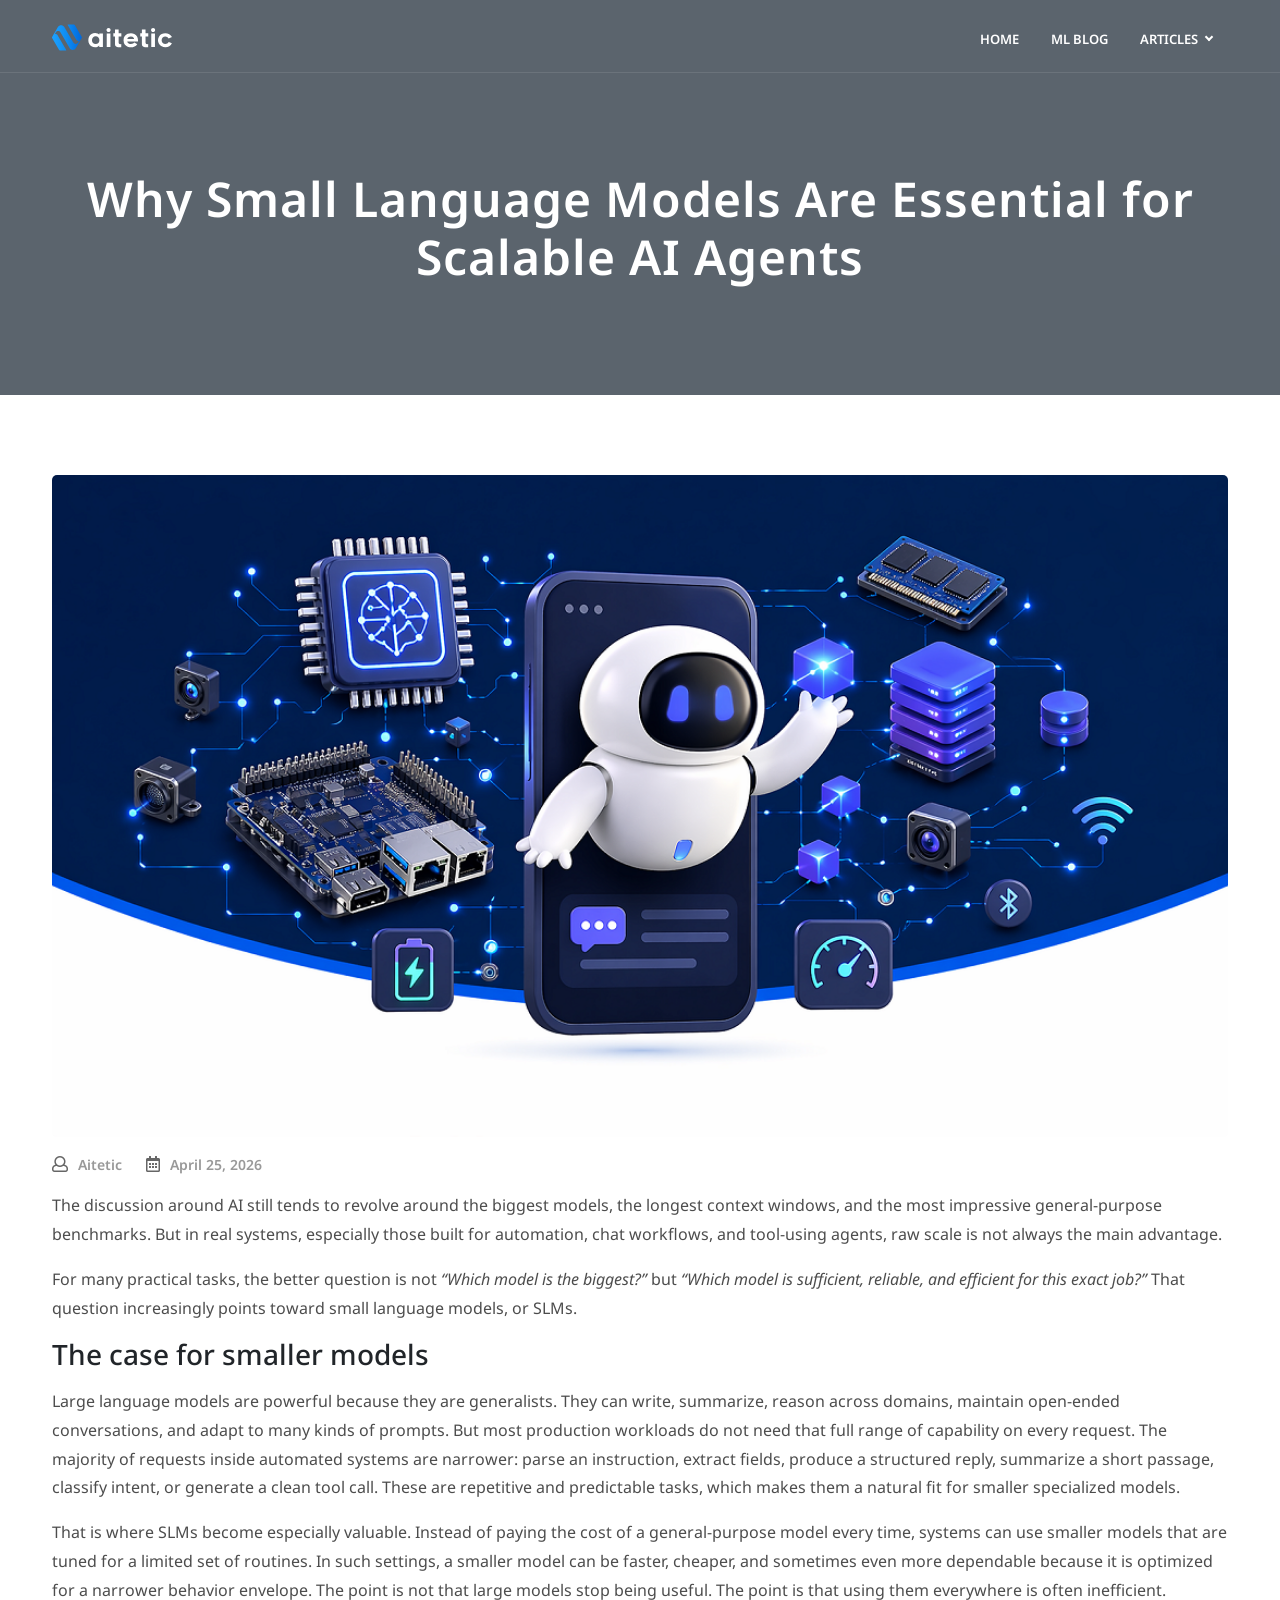
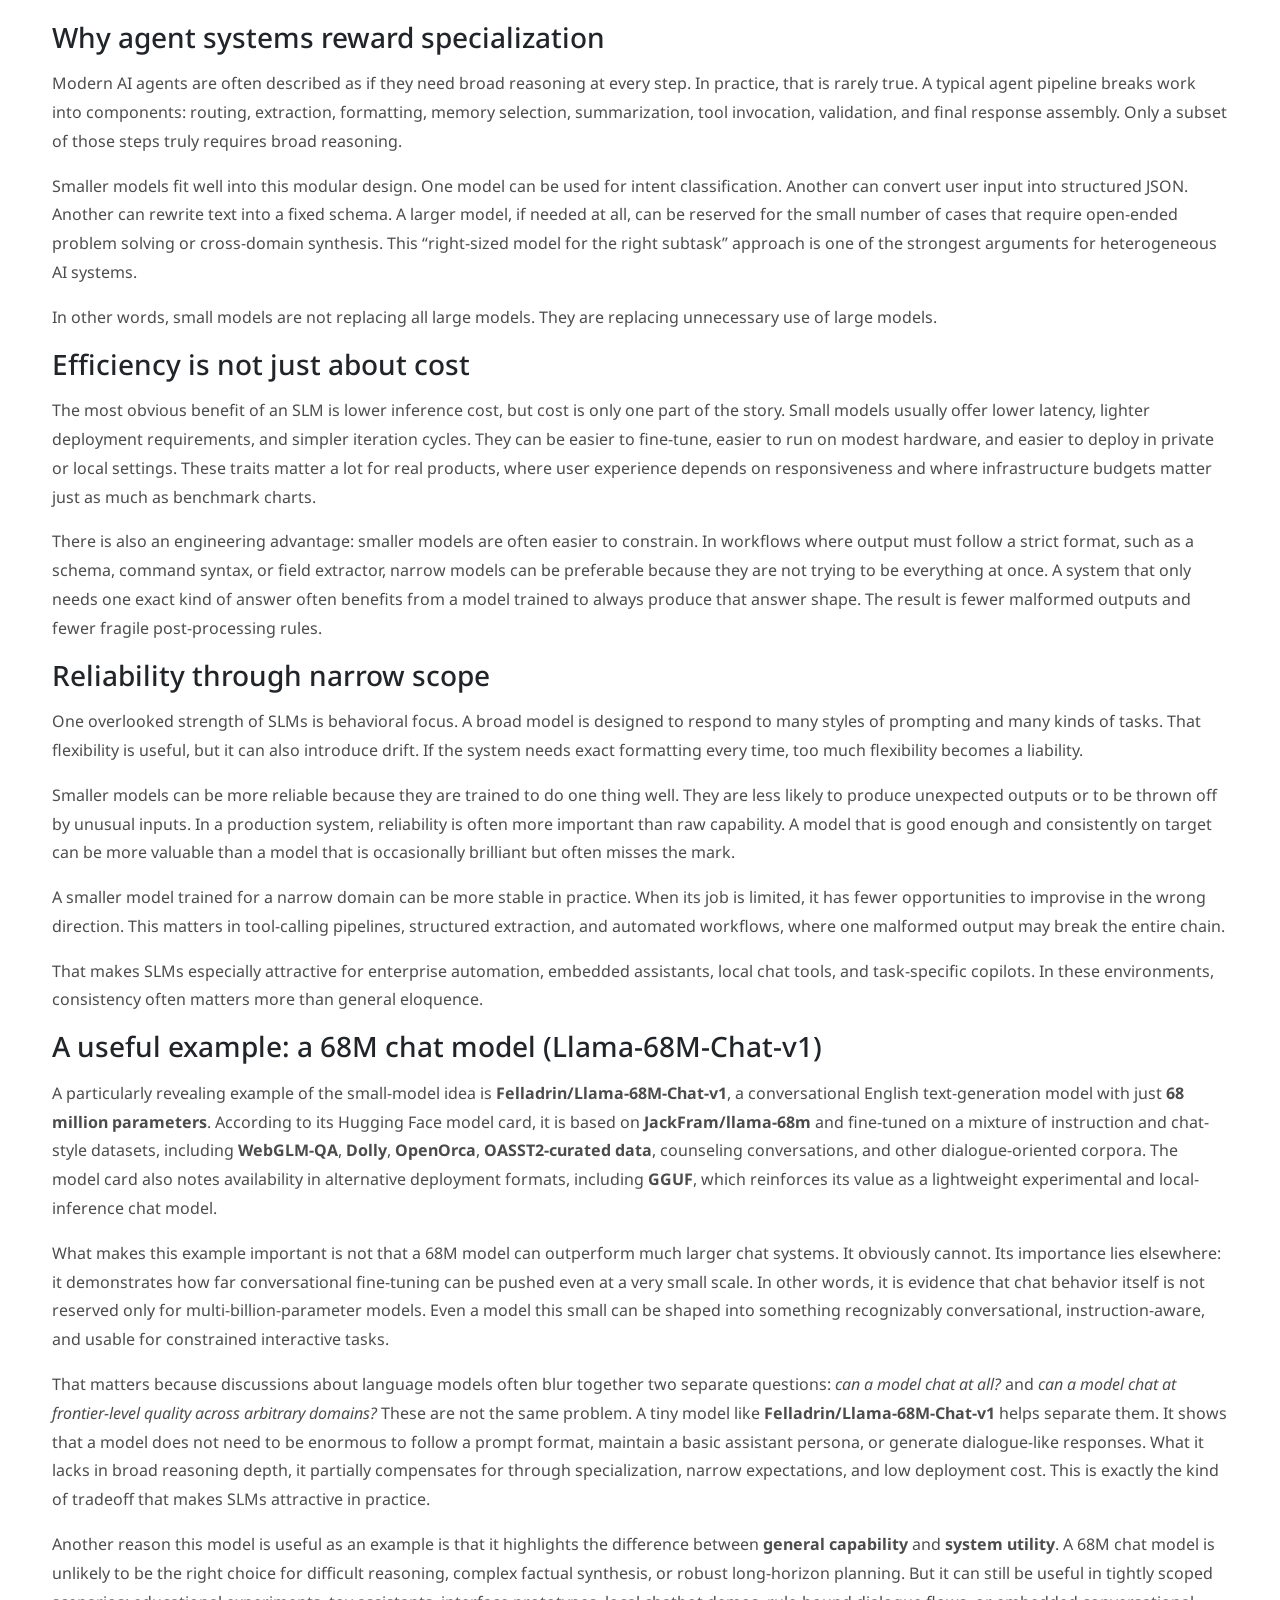
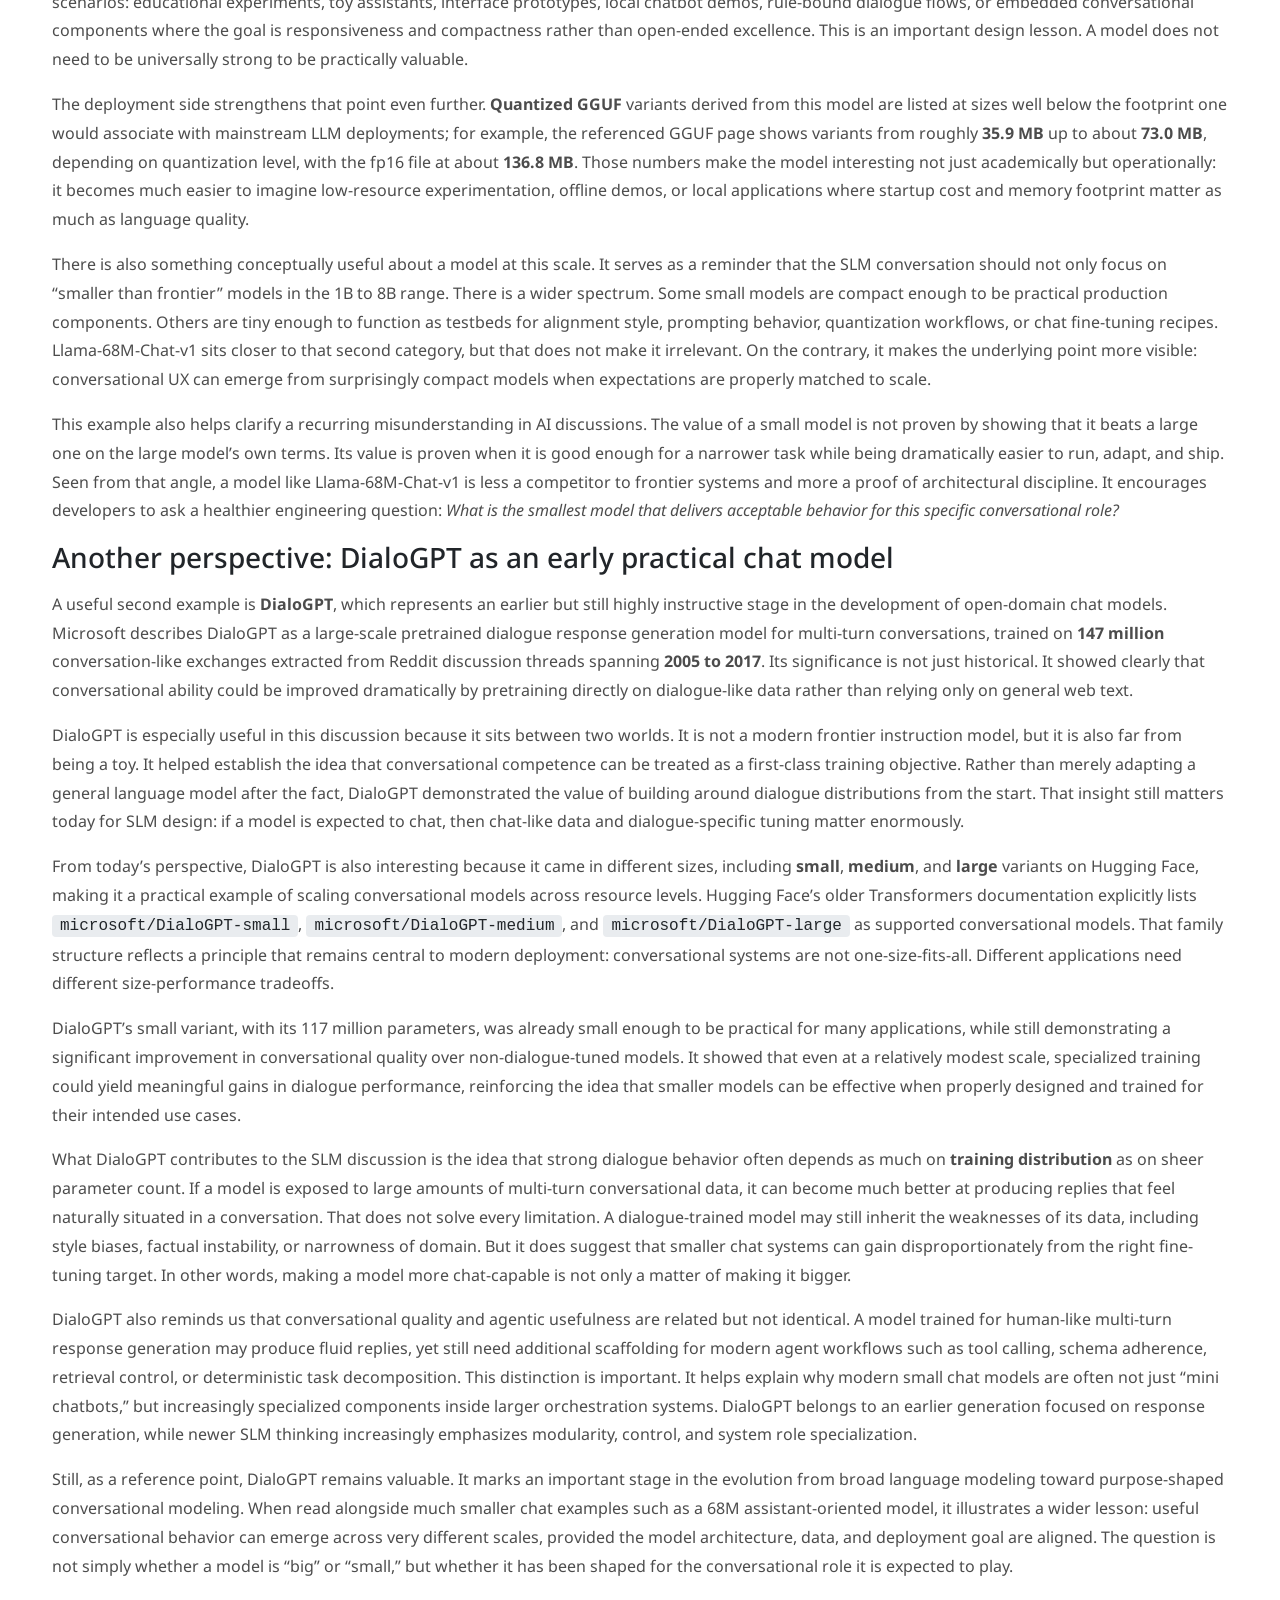
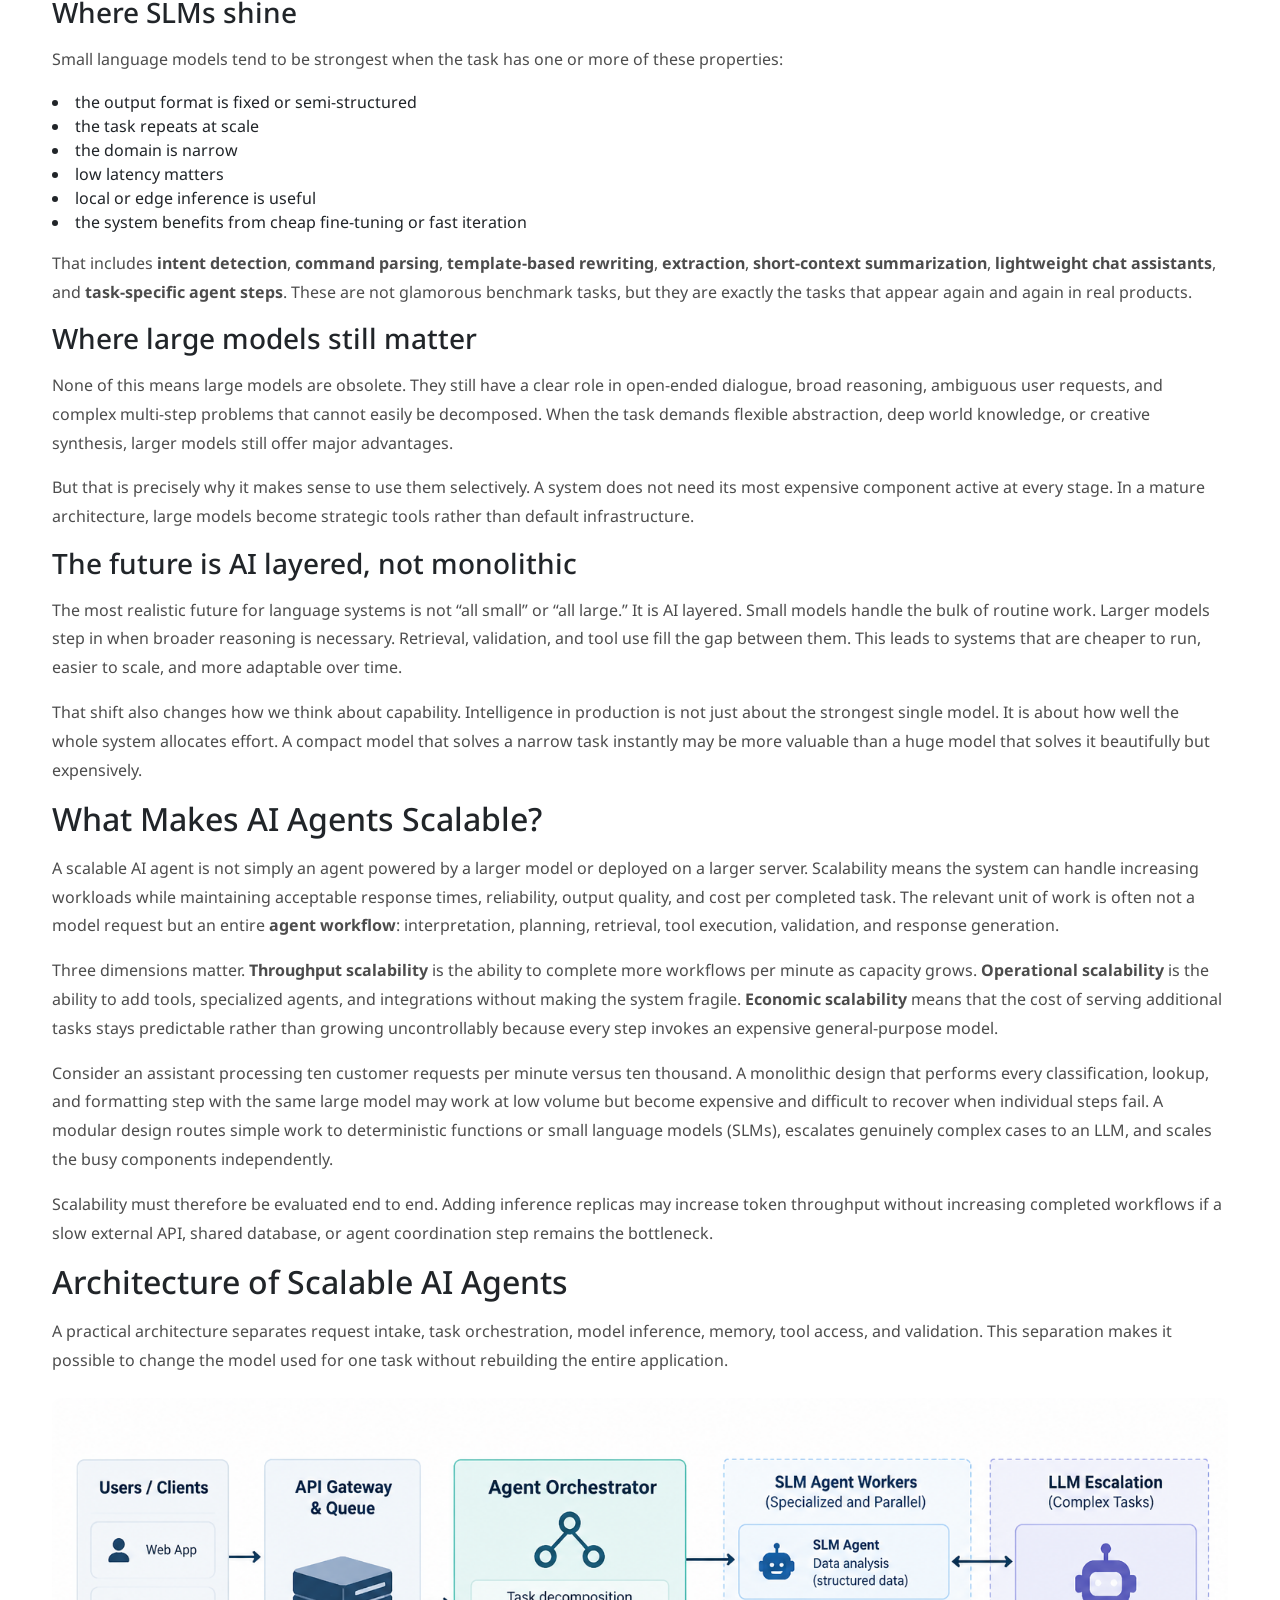
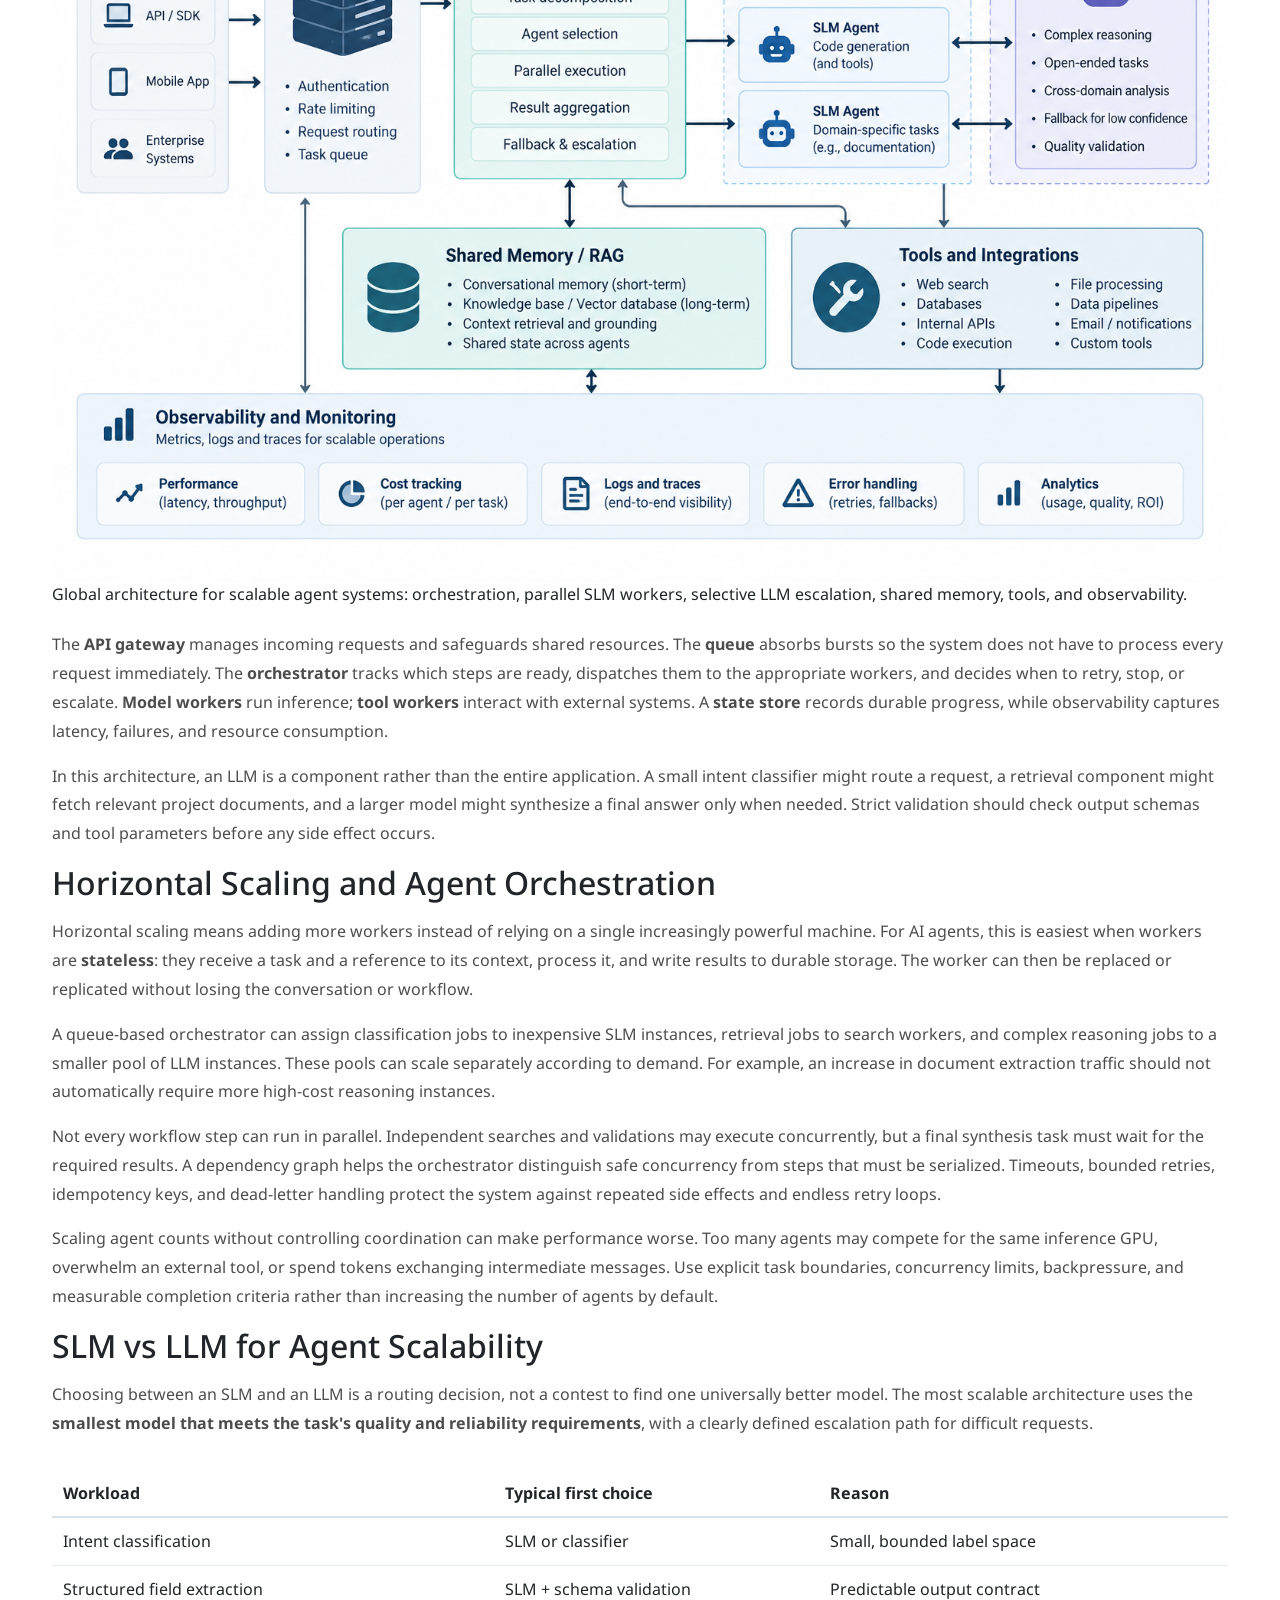
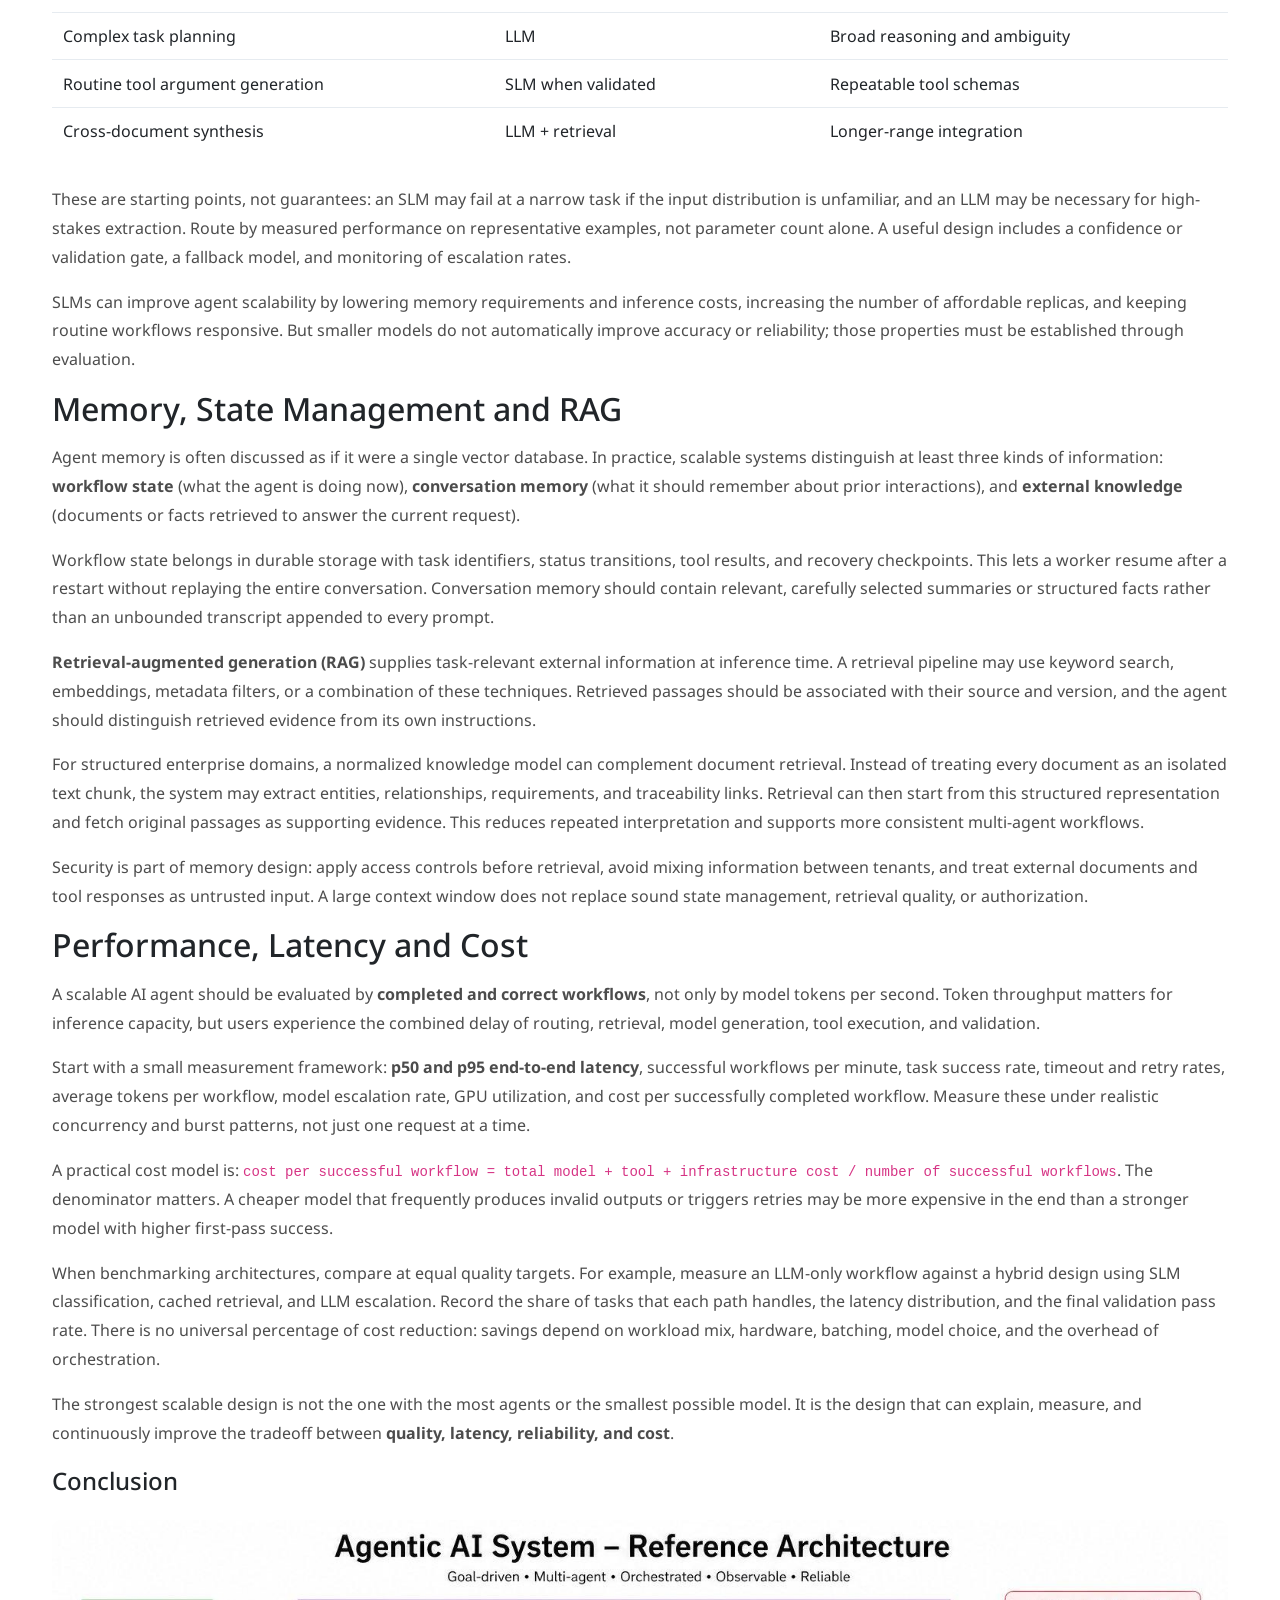
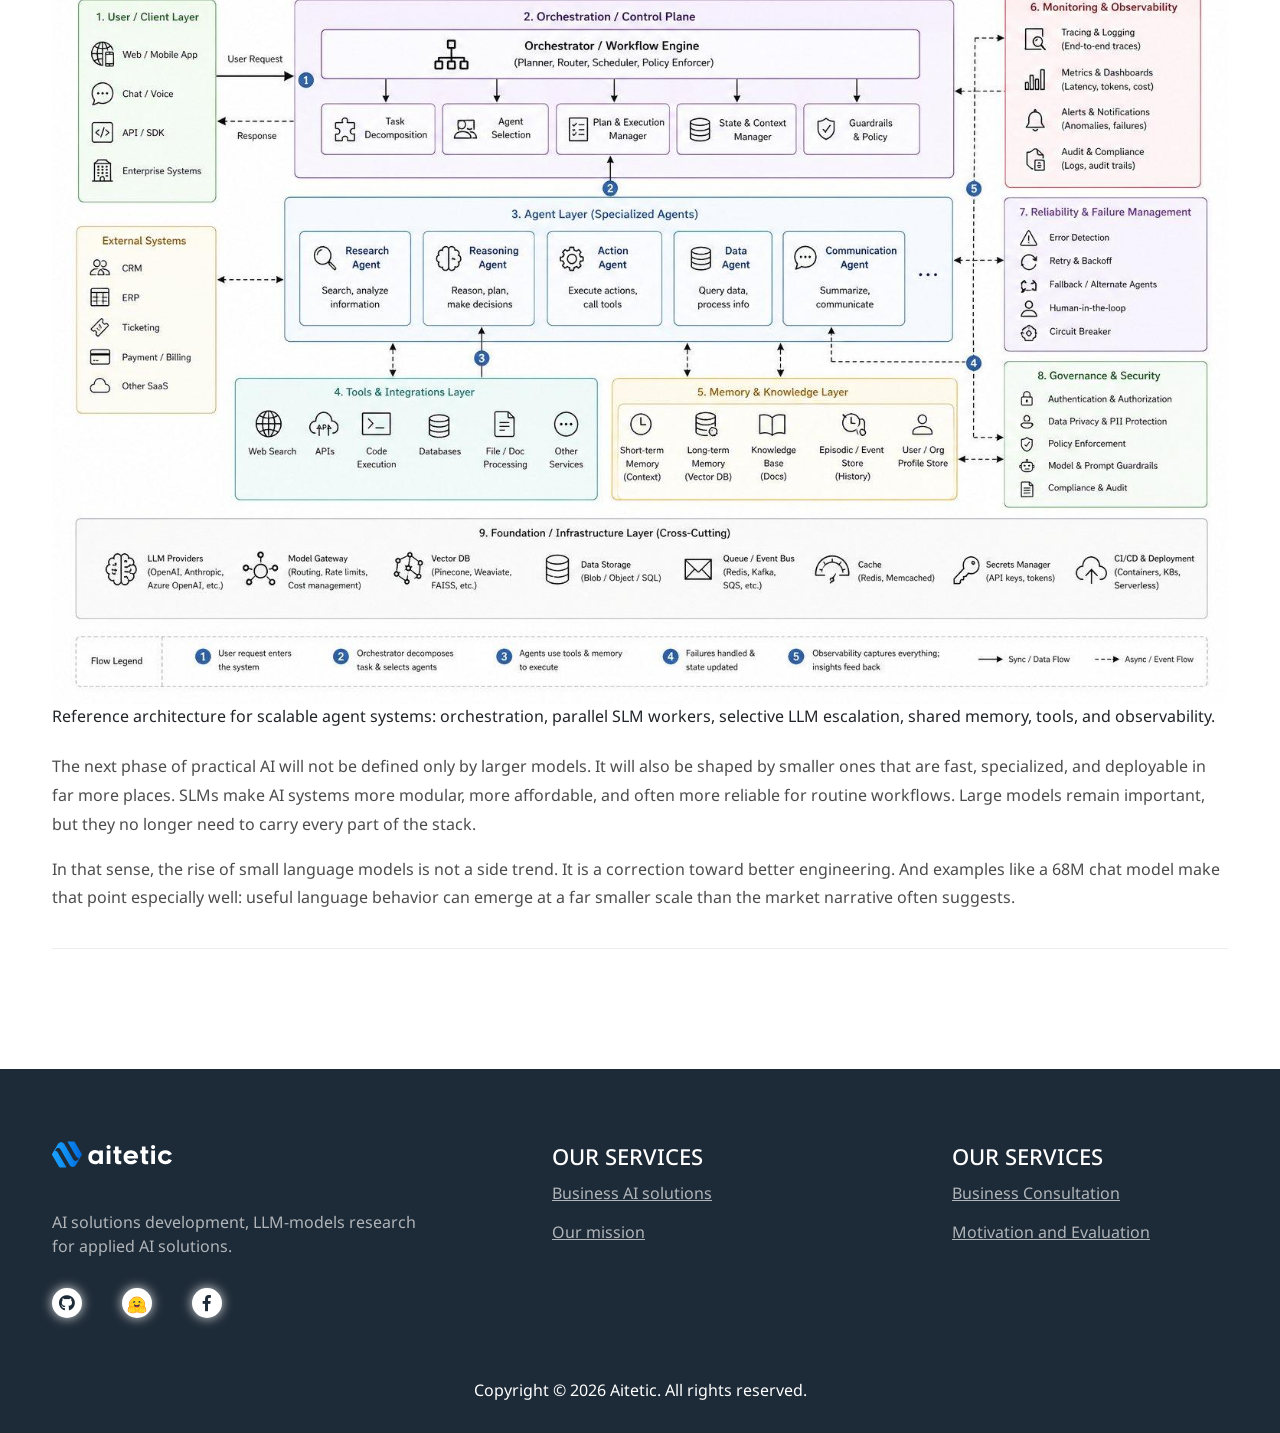
<file: why-slm-essential-scalable-ai-agents.html>
<!DOCTYPE html>
<html lang="en">
<head>

    <title>Why Small Language Models Are Essential for Scalable AI Agents - Aitetic</title>
    <meta name="description" content="Why Small Language Models Are Essential for Scalable AI Agents - Aitetic">

    <meta name="keywords" content="Small Language Models training, train SLM, Scalable AI Agents, Aitetic">

    <meta property="og:title" content="Why Small Language Models Are Essential for Scalable AI Agents - Aitetic">
    <meta property="og:description" content="Why Small Language Models Are Essential for Scalable AI Agents - Aitetic">


    <meta name="google-site-verification" content="MCUg1m7fBbGFgcnHiz0u5Wgkmu6W4vbdClvsDqYg6J0" />

	<meta charset="UTF-8">
	<link rel="shortcut icon" href="favicon.ico"/>
	<meta name="viewport" content="width=device-width, initial-scale=1, maximum-scale=1">

    <link rel="icon" href="img/logo/aitetic-logo-min.svg" type="image/svg+xml">

	<!-- Bootstrap-5.3.8 -->
	<link rel="stylesheet" type="text/css" href="assets/dist/css/bootstrap.min.css">
	<!-- Font-Awesome -->
	<link rel="stylesheet" type="text/css" href="css/fontawesome-all.css">
	<!-- Slider -->
	<link rel="stylesheet" type="text/css" href="css/swiper.min.css">
	<link rel="stylesheet" type="text/css" href="css/slider.css">
	<!--Navigation Menu CSS-->
	<link rel="stylesheet" type="text/css" href="css/navigation.css">

	<!-- Main Styles -->
	<link rel="stylesheet" type="text/css" href="css/default.css">
	<link rel="stylesheet" type="text/css" href="css/styles.css">
</head>
<body>


<!-- Navbar START -->
<header id="nav-transparent">
	<div>
		<nav id="navigation4" class="container navigation">
			<div class="nav-header">
				<a class="nav-brand" href="/">
					<img src="img/logo/aitetic-logo.svg" alt="logo" class="main-logo" id="light_logo" title="aitetic">
					<img src="img/logo/aitetic-logo-inversed.svg" alt="logo" class="main-logo" id="main_logo" title="aitetic">
				</a>
				<div class="nav-toggle"></div>
			</div>
			<div class="nav-menus-wrapper">
				<ul class="nav-menu align-to-right">

					<li><a href="/">Home</a></li>
					<li><a href="/blog.html">ML Blog</a></li>

					<li><a href="#" role="button" aria-haspopup="true" aria-expanded="false" onclick="event.preventDefault();">Articles</a>
						<ul class="nav-dropdown">
							<li><a href="https://github.com/aitetic" target="_blank" rel="noopener noreferrer">
									<svg xmlns="http://www.w3.org/2000/svg" class="me-2 align-middle" viewBox="0 0 512 499.36" role="img" height="16" width="16" aria-label="GitHub icon">
									<path fill="currentColor" fill-rule="evenodd" d="M256 0C114.64 0 0 114.61 0 256c0 113.09 73.34 209 175.08 242.9 12.8 2.35 17.47-5.56 17.47-12.34 0-6.08-.22-22.18-.35-43.54-71.2 15.49-86.2-34.34-86.2-34.34-11.64-29.57-28.42-37.45-28.42-37.45-23.27-15.84 1.73-15.55 1.73-15.55 25.69 1.81 39.21 26.38 39.21 26.38 22.84 39.12 59.92 27.82 74.5 21.27 2.33-16.54 8.94-27.82 16.25-34.22-56.84-6.43-116.6-28.43-116.6-126.49 0-27.95 10-50.8 26.35-68.69-2.63-6.48-11.42-32.5 2.51-67.75 0 0 21.49-6.88 70.4 26.24a242.65 242.65 0 0 1 128.18 0c48.87-33.13 70.33-26.24 70.33-26.24 14 35.25 5.18 61.27 2.55 67.75 16.41 17.9 26.31 40.75 26.31 68.69 0 98.35-59.85 120-116.88 126.32 9.19 7.9 17.38 23.53 17.38 47.41 0 34.22-.31 61.83-.31 70.23 0 6.85 4.61 14.81 17.6 12.31C438.72 464.97 512 369.08 512 256.02 512 114.62 397.37 0 256 0z">
									</path>
								</svg>GitHub</a>
							</li>
						</ul>
					</li>

				</ul>
			</div>
		</nav>
	</div>
</header>
<!-- Navbar END -->

<!-- Page Title START -->
<div class="page-title-section">
	<div class="black-overlay-70"></div>
	<div class="container">
		<h1>Why Small Language Models Are Essential for Scalable AI Agents</h1>
	</div>
</div>
<!-- Page Title END -->

<!-- Blog Post START -->
<div class="section-wrapper">
	<div class="container">

		<div class="blog-post pr-lg-4 pr-0">
			<img src="images/why-slm-essential.png" alt="img" class="mb-15">
			<ul class="blog-post-info ps-0">
				<li><i class="far fa-user"></i><span title="Aitetic">Aitetic</span></li>
				<li><i class="far fa-calendar-alt"></i><span>April 25, 2026</span></li>
			</ul>

			<p>The discussion around AI still tends to revolve around the biggest models, the longest context windows, and the most impressive general-purpose benchmarks. 
				But in real systems, especially those built for automation, chat workflows, and tool-using agents, raw scale is not always the main advantage.</p>

			<p>For many practical tasks, the better question is not <em>“Which model is the biggest?”</em> but <em>“Which model is sufficient, reliable, and efficient for this exact job?”</em> That question increasingly points toward small language models, or SLMs.</p>

			<h3>The case for smaller models</h3>

			<p>Large language models are powerful because they are generalists. They can write, summarize, reason across domains, maintain open-ended conversations, and adapt to many kinds of prompts. But most production workloads do not need that full range of capability on every request. The majority of requests inside automated systems are narrower: parse an instruction, extract fields, produce a structured reply, summarize a short passage, classify intent, or generate a clean tool call. These are repetitive and predictable tasks, which makes them a natural fit for smaller specialized models.</p>

			<p>That is where SLMs become especially valuable. Instead of paying the cost of a general-purpose model every time, systems can use smaller models that are tuned for a limited set of routines. In such settings, a smaller model can be faster, cheaper, and sometimes even more dependable because it is optimized for a narrower behavior envelope. The point is not that large models stop being useful. The point is that using them everywhere is often inefficient.</p>

			<h3>Why agent systems reward specialization</h3>

			<p>Modern AI agents are often described as if they need broad reasoning at every step. In practice, that is rarely true. A typical agent pipeline breaks work into components: routing, extraction, formatting, memory selection, summarization, tool invocation, validation, and final response assembly. Only a subset of those steps truly requires broad reasoning.</p>

			<p>Smaller models fit well into this modular design. One model can be used for intent classification. Another can convert user input into structured JSON. Another can rewrite text into a fixed schema. A larger model, if needed at all, can be reserved for the small number of cases that require open-ended problem solving or cross-domain synthesis. This “right-sized model for the right subtask” approach is one of the strongest arguments for heterogeneous AI systems.</p>

			<p>In other words, small models are not replacing all large models. They are replacing unnecessary use of large models.</p>

			<h3>Efficiency is not just about cost</h3>

			<p>The most obvious benefit of an SLM is lower inference cost, but cost is only one part of the story. Small models usually offer lower latency, lighter deployment requirements, and simpler iteration cycles. They can be easier to fine-tune, easier to run on modest hardware, and easier to deploy in private or local settings. These traits matter a lot for real products, where user experience depends on responsiveness and where infrastructure budgets matter just as much as benchmark charts.</p>

			<p>There is also an engineering advantage: smaller models are often easier to constrain. In workflows where output must follow a strict format, such as a schema, command syntax, or field extractor, narrow models can be preferable because they are not trying to be everything at once. A system that only needs one exact kind of answer often benefits from a model trained to always produce that answer shape. The result is fewer malformed outputs and fewer fragile post-processing rules.</p>

			<h3>Reliability through narrow scope</h3>

			<p>One overlooked strength of SLMs is behavioral focus. A broad model is designed to respond to many styles of prompting and many kinds of tasks. That flexibility is useful, but it can also introduce drift. If the system needs exact formatting every time, too much flexibility becomes a liability.</p>

			<p>Smaller models can be more reliable because they are trained to do one thing well. They are less likely to produce unexpected outputs or to be thrown off by unusual inputs. In a production system, reliability is often more important than raw capability. A model that is good enough and consistently on target can be more valuable than a model that is occasionally brilliant but often misses the mark.</p>

			<p>A smaller model trained for a narrow domain can be more stable in practice. When its job is limited, it has fewer opportunities to improvise in the wrong direction. This matters in tool-calling pipelines, structured extraction, and automated workflows, where one malformed output may break the entire chain.</p>

			<p>That makes SLMs especially attractive for enterprise automation, embedded assistants, local chat tools, and task-specific copilots. In these environments, consistency often matters more than general eloquence.</p>


			<h3>A useful example: a 68M chat model (Llama-68M-Chat-v1)</h3>

			<p>A particularly revealing example of the small-model idea is <strong>Felladrin/Llama-68M-Chat-v1</strong>, a conversational English text-generation model with just <strong>68 million parameters</strong>. 
				According to its Hugging Face model card, it is based on <strong>JackFram/llama-68m</strong> and fine-tuned on a mixture of instruction and chat-style datasets, including <strong>WebGLM-QA</strong>, <strong>Dolly</strong>, <strong>OpenOrca</strong>, <strong>OASST2-curated data</strong>, counseling conversations, and other dialogue-oriented corpora. 
				The model card also notes availability in alternative deployment formats, including <strong>GGUF</strong>, which reinforces its value as a lightweight experimental and local-inference chat model.</p>

			<p>What makes this example important is not that a 68M model can outperform much larger chat systems. It obviously cannot. 
				Its importance lies elsewhere: it demonstrates how far conversational fine-tuning can be pushed even at a very small scale. 
				In other words, it is evidence that chat behavior itself is not reserved only for multi-billion-parameter models. 
				Even a model this small can be shaped into something recognizably conversational, instruction-aware, and usable for constrained interactive tasks.</p>

			<p>That matters because discussions about language models often blur together two separate questions: <em>can a model chat at all?</em> and <em>can a model chat at frontier-level quality across arbitrary domains?</em> 
				These are not the same problem. A tiny model like <strong>Felladrin/Llama-68M-Chat-v1</strong> helps separate them. It shows that a model does not need to be enormous to follow a prompt format, maintain a basic assistant persona, or generate dialogue-like responses. 
				What it lacks in broad reasoning depth, it partially compensates for through specialization, narrow expectations, and low deployment cost. This is exactly the kind of tradeoff that makes SLMs attractive in practice.</p>


			<p>Another reason this model is useful as an example is that it highlights the difference between <strong>general capability</strong> and <strong>system utility</strong>. 
				A 68M chat model is unlikely to be the right choice for difficult reasoning, complex factual synthesis, or robust long-horizon planning. 
				But it can still be useful in tightly scoped scenarios: educational experiments, toy assistants, interface prototypes, local chatbot demos, rule-bound dialogue flows, or embedded conversational components where the goal is responsiveness and compactness rather than open-ended excellence. 
				This is an important design lesson. A model does not need to be universally strong to be practically valuable.</p>


			<p>The deployment side strengthens that point even further. <strong>Quantized GGUF</strong> variants derived from this model are listed at sizes well below the footprint one would associate with mainstream LLM deployments; for example, the referenced GGUF page shows variants from roughly <strong>35.9 MB</strong> up to about <strong>73.0 MB</strong>, depending on quantization level, with the fp16 file at about <strong>136.8 MB</strong>. 
				Those numbers make the model interesting not just academically but operationally: it becomes much easier to imagine low-resource experimentation, offline demos, or local applications where startup cost and memory footprint matter as much as language quality.</p>


			<p>There is also something conceptually useful about a model at this scale. It serves as a reminder that the SLM conversation should not only focus on “smaller than frontier” models in the 1B to 8B range. 
				There is a wider spectrum. Some small models are compact enough to be practical production components. 
				Others are tiny enough to function as testbeds for alignment style, prompting behavior, quantization workflows, or chat fine-tuning recipes. 
				Llama-68M-Chat-v1 sits closer to that second category, but that does not make it irrelevant. 
				On the contrary, it makes the underlying point more visible: conversational UX can emerge from surprisingly compact models when expectations are properly matched to scale.</p>

			<p>This example also helps clarify a recurring misunderstanding in AI discussions. The value of a small model is not proven by showing that it beats a large one on the large model’s own terms. 
				Its value is proven when it is good enough for a narrower task while being dramatically easier to run, adapt, and ship. 
				Seen from that angle, a model like Llama-68M-Chat-v1 is less a competitor to frontier systems and more a proof of architectural discipline. 
				It encourages developers to ask a healthier engineering question: <em>What is the smallest model that delivers acceptable behavior for this specific conversational role?</em></p>


			<h3>Another perspective: DialoGPT as an early practical chat model</h3>

			<p>A useful second example is <strong>DialoGPT</strong>, which represents an earlier but still highly instructive stage in the development of open-domain chat models. 
				Microsoft describes DialoGPT as a large-scale pretrained dialogue response generation model for multi-turn conversations, trained on <strong>147 million</strong> conversation-like exchanges extracted from Reddit discussion threads spanning <strong>2005 to 2017</strong>. 
				Its significance is not just historical. It showed clearly that conversational ability could be improved dramatically by pretraining directly on dialogue-like data rather than relying only on general web text.</p>

			<p>DialoGPT is especially useful in this discussion because it sits between two worlds. It is not a modern frontier instruction model, but it is also far from being a toy. 
				It helped establish the idea that conversational competence can be treated as a first-class training objective. 
				Rather than merely adapting a general language model after the fact, DialoGPT demonstrated the value of building around dialogue distributions from the start. 
				That insight still matters today for SLM design: if a model is expected to chat, then chat-like data and dialogue-specific tuning matter enormously.</p>

			<p>From today’s perspective, DialoGPT is also interesting because it came in different sizes, including <strong>small</strong>, <strong>medium</strong>, and <strong>large</strong> variants on Hugging Face, making it a practical example of scaling conversational models across resource levels. 
				Hugging Face’s older Transformers documentation explicitly lists <code class="code-inline">microsoft/DialoGPT-small</code>, <code class="code-inline">microsoft/DialoGPT-medium</code>, and <code class="code-inline">microsoft/DialoGPT-large</code> as supported conversational models. 
				That family structure reflects a principle that remains central to modern deployment: conversational systems are not one-size-fits-all. Different applications need different size-performance tradeoffs.</p>


			<p>DialoGPT’s small variant, with its 117 million parameters, was already small enough to be practical for many applications, while still demonstrating a significant improvement in conversational quality over non-dialogue-tuned models. 
				It showed that even at a relatively modest scale, specialized training could yield meaningful gains in dialogue performance, reinforcing the idea that smaller models can be effective when properly designed and trained for their intended use cases.</p>

			<p>What DialoGPT contributes to the SLM discussion is the idea that strong dialogue behavior often depends as much on <strong>training distribution</strong> as on sheer parameter count. 
				If a model is exposed to large amounts of multi-turn conversational data, it can become much better at producing replies that feel naturally situated in a conversation. 
				That does not solve every limitation. A dialogue-trained model may still inherit the weaknesses of its data, including style biases, factual instability, or narrowness of domain. 
				But it does suggest that smaller chat systems can gain disproportionately from the right fine-tuning target. In other words, making a model more chat-capable is not only a matter of making it bigger.</p>

			<p>DialoGPT also reminds us that conversational quality and agentic usefulness are related but not identical. 
				A model trained for human-like multi-turn response generation may produce fluid replies, yet still need additional scaffolding for modern agent workflows such as tool calling, schema adherence, retrieval control, or deterministic task decomposition. 
				This distinction is important. It helps explain why modern small chat models are often not just “mini chatbots,” but increasingly specialized components inside larger orchestration systems. 
				DialoGPT belongs to an earlier generation focused on response generation, while newer SLM thinking increasingly emphasizes modularity, control, and system role specialization.</p>

			<p>Still, as a reference point, DialoGPT remains valuable. It marks an important stage in the evolution from broad language modeling toward purpose-shaped conversational modeling. 
				When read alongside much smaller chat examples such as a 68M assistant-oriented model, it illustrates a wider lesson: useful conversational behavior can emerge across very different scales, provided the model architecture, data, and deployment goal are aligned. 
				The question is not simply whether a model is “big” or “small,” but whether it has been shaped for the conversational role it is expected to play.</p>

			<h3>Where SLMs shine</h3>

<p>Small language models tend to be strongest when the task has one or more of these properties:</p>

<li>the output format is fixed or semi-structured</li>
<li>the task repeats at scale</li>
<li>the domain is narrow</li>
<li>low latency matters</li>
<li>local or edge inference is useful</li>
<li>the system benefits from cheap fine-tuning or fast iteration</li>

<p>That includes <strong>intent detection</strong>, <strong>command parsing</strong>, <strong>template-based rewriting</strong>, <strong>extraction</strong>, <strong>short-context summarization</strong>, <strong>lightweight chat assistants</strong>, and <strong>task-specific agent steps</strong>. 
	These are not glamorous benchmark tasks, but they are exactly the tasks that appear again and again in real products.</p>


<h3>Where large models still matter</h3>

<p>None of this means large models are obsolete. They still have a clear role in open-ended dialogue, broad reasoning, ambiguous user requests, and complex multi-step problems that cannot easily be decomposed. When the task demands flexible abstraction, deep world knowledge, or creative synthesis, larger models still offer major advantages.</p>

<p>But that is precisely why it makes sense to use them selectively. A system does not need its most expensive component active at every stage. In a mature architecture, large models become strategic tools rather than default infrastructure.</p>


<h3>The future is AI layered, not monolithic</h3>

<p>The most realistic future for language systems is not “all small” or “all large.” It is AI layered. Small models handle the bulk of routine work. Larger models step in when broader reasoning is necessary. Retrieval, validation, and tool use fill the gap between them. This leads to systems that are cheaper to run, easier to scale, and more adaptable over time.</p>

<p>That shift also changes how we think about capability. Intelligence in production is not just about the strongest single model. It is about how well the whole system allocates effort. A compact model that solves a narrow task instantly may be more valuable than a huge model that solves it beautifully but expensively.</p>


<!-- AITETIC: Scalable AI Agents expansion | Insert before the article Conclusion -->
<section id="what-makes-ai-agents-scalable" class="article-section">
  <h2>What Makes AI Agents Scalable?</h2>
  <p>A scalable AI agent is not simply an agent powered by a larger model or deployed on a larger server. Scalability means the system can handle increasing workloads while maintaining acceptable response times, reliability, output quality, and cost per completed task. The relevant unit of work is often not a model request but an entire <strong>agent workflow</strong>: interpretation, planning, retrieval, tool execution, validation, and response generation.</p>
  <p>Three dimensions matter. <strong>Throughput scalability</strong> is the ability to complete more workflows per minute as capacity grows. <strong>Operational scalability</strong> is the ability to add tools, specialized agents, and integrations without making the system fragile. <strong>Economic scalability</strong> means that the cost of serving additional tasks stays predictable rather than growing uncontrollably because every step invokes an expensive general-purpose model.</p>
  <p>Consider an assistant processing ten customer requests per minute versus ten thousand. A monolithic design that performs every classification, lookup, and formatting step with the same large model may work at low volume but become expensive and difficult to recover when individual steps fail. A modular design routes simple work to deterministic functions or small language models (SLMs), escalates genuinely complex cases to an LLM, and scales the busy components independently.</p>
  <p>Scalability must therefore be evaluated end to end. Adding inference replicas may increase token throughput without increasing completed workflows if a slow external API, shared database, or agent coordination step remains the bottleneck.</p>
</section>

<section id="architecture-of-scalable-ai-agents" class="article-section">
  <h2>Architecture of Scalable AI Agents</h2>
  <p>A practical architecture separates request intake, task orchestration, model inference, memory, tool access, and validation. This separation makes it possible to change the model used for one task without rebuilding the entire application.</p>
  <figure class="agent-architecture" style="margin:1.5rem 0;">
    <img src="images/scalable-ai-agents-architecture.png" alt="Scalable AI agents architecture with API gateway, orchestrator, specialized SLM workers, LLM escalation, shared memory, RAG, tools, and observability" 
		title="scalable ai agents" loading="lazy" decoding="async" style="display:block;width:100%;height:auto;border-radius:10px;"
	>
    <figcaption>Global architecture for scalable agent systems: orchestration, parallel SLM workers, selective LLM escalation, shared memory, tools, and observability.</figcaption>
  </figure>
  <p>The <strong>API gateway</strong> manages incoming requests and safeguards shared resources. The <strong>queue</strong> absorbs bursts so the system does not have to process every request immediately. The <strong>orchestrator</strong> tracks which steps are ready, dispatches them to the appropriate workers, and decides when to retry, stop, or escalate. <strong>Model workers</strong> run inference; <strong>tool workers</strong> interact with external systems. A <strong>state store</strong> records durable progress, while observability captures latency, failures, and resource consumption.</p>
  <p>In this architecture, an LLM is a component rather than the entire application. A small intent classifier might route a request, a retrieval component might fetch relevant project documents, and a larger model might synthesize a final answer only when needed. Strict validation should check output schemas and tool parameters before any side effect occurs.</p>
</section>

<section id="horizontal-scaling-and-agent-orchestration" class="article-section">
  <h2>Horizontal Scaling and Agent Orchestration</h2>
  <p>Horizontal scaling means adding more workers instead of relying on a single increasingly powerful machine. For AI agents, this is easiest when workers are <strong>stateless</strong>: they receive a task and a reference to its context, process it, and write results to durable storage. The worker can then be replaced or replicated without losing the conversation or workflow.</p>
  <p>A queue-based orchestrator can assign classification jobs to inexpensive SLM instances, retrieval jobs to search workers, and complex reasoning jobs to a smaller pool of LLM instances. These pools can scale separately according to demand. For example, an increase in document extraction traffic should not automatically require more high-cost reasoning instances.</p>
  <p>Not every workflow step can run in parallel. Independent searches and validations may execute concurrently, but a final synthesis task must wait for the required results. A dependency graph helps the orchestrator distinguish safe concurrency from steps that must be serialized. Timeouts, bounded retries, idempotency keys, and dead-letter handling protect the system against repeated side effects and endless retry loops.</p>
  <p>Scaling agent counts without controlling coordination can make performance worse. Too many agents may compete for the same inference GPU, overwhelm an external tool, or spend tokens exchanging intermediate messages. Use explicit task boundaries, concurrency limits, backpressure, and measurable completion criteria rather than increasing the number of agents by default.</p>
</section>

<section id="slm-vs-llm-for-agent-scalability" class="article-section">
  <h2>SLM vs LLM for Agent Scalability</h2>
  <p>Choosing between an SLM and an LLM is a routing decision, not a contest to find one universally better model. The most scalable architecture uses the <strong>smallest model that meets the task's quality and reliability requirements</strong>, with a clearly defined escalation path for difficult requests.</p>
  <div style="overflow-x:auto"><table style="border-collapse:collapse;width:100%;margin:1rem 0"><thead><tr><th style="text-align:left;padding:.7rem;border-bottom:2px solid #d9e1ea">Workload</th><th style="text-align:left;padding:.7rem;border-bottom:2px solid #d9e1ea">Typical first choice</th><th style="text-align:left;padding:.7rem;border-bottom:2px solid #d9e1ea">Reason</th></tr></thead><tbody>
    <tr><td style="padding:.7rem;border-bottom:1px solid #e6ebf0">Intent classification</td><td style="padding:.7rem;border-bottom:1px solid #e6ebf0">SLM or classifier</td><td style="padding:.7rem;border-bottom:1px solid #e6ebf0">Small, bounded label space</td></tr>
    <tr><td style="padding:.7rem;border-bottom:1px solid #e6ebf0">Structured field extraction</td><td style="padding:.7rem;border-bottom:1px solid #e6ebf0">SLM + schema validation</td><td style="padding:.7rem;border-bottom:1px solid #e6ebf0">Predictable output contract</td></tr>
    <tr><td style="padding:.7rem;border-bottom:1px solid #e6ebf0">Complex task planning</td><td style="padding:.7rem;border-bottom:1px solid #e6ebf0">LLM</td><td style="padding:.7rem;border-bottom:1px solid #e6ebf0">Broad reasoning and ambiguity</td></tr>
    <tr><td style="padding:.7rem;border-bottom:1px solid #e6ebf0">Routine tool argument generation</td><td style="padding:.7rem;border-bottom:1px solid #e6ebf0">SLM when validated</td><td style="padding:.7rem;border-bottom:1px solid #e6ebf0">Repeatable tool schemas</td></tr>
    <tr><td style="padding:.7rem">Cross-document synthesis</td><td style="padding:.7rem">LLM + retrieval</td><td style="padding:.7rem">Longer-range integration</td></tr>
  </tbody></table></div>
  <p>These are starting points, not guarantees: an SLM may fail at a narrow task if the input distribution is unfamiliar, and an LLM may be necessary for high-stakes extraction. Route by measured performance on representative examples, not parameter count alone. A useful design includes a confidence or validation gate, a fallback model, and monitoring of escalation rates.</p>
  <p>SLMs can improve agent scalability by lowering memory requirements and inference costs, increasing the number of affordable replicas, and keeping routine workflows responsive. But smaller models do not automatically improve accuracy or reliability; those properties must be established through evaluation.</p>
</section>

<section id="memory-state-management-and-rag" class="article-section">
  <h2>Memory, State Management and RAG</h2>
  <p>Agent memory is often discussed as if it were a single vector database. In practice, scalable systems distinguish at least three kinds of information: <strong>workflow state</strong> (what the agent is doing now), <strong>conversation memory</strong> (what it should remember about prior interactions), and <strong>external knowledge</strong> (documents or facts retrieved to answer the current request).</p>
  <p>Workflow state belongs in durable storage with task identifiers, status transitions, tool results, and recovery checkpoints. This lets a worker resume after a restart without replaying the entire conversation. Conversation memory should contain relevant, carefully selected summaries or structured facts rather than an unbounded transcript appended to every prompt.</p>
  <p><strong>Retrieval-augmented generation (RAG)</strong> supplies task-relevant external information at inference time. A retrieval pipeline may use keyword search, embeddings, metadata filters, or a combination of these techniques. Retrieved passages should be associated with their source and version, and the agent should distinguish retrieved evidence from its own instructions.</p>
  <p>For structured enterprise domains, a normalized knowledge model can complement document retrieval. Instead of treating every document as an isolated text chunk, the system may extract entities, relationships, requirements, and traceability links. Retrieval can then start from this structured representation and fetch original passages as supporting evidence. This reduces repeated interpretation and supports more consistent multi-agent workflows.</p>
  <p>Security is part of memory design: apply access controls before retrieval, avoid mixing information between tenants, and treat external documents and tool responses as untrusted input. A large context window does not replace sound state management, retrieval quality, or authorization.</p>
</section>

<section id="performance-latency-and-cost" class="article-section">
  <h2>Performance, Latency and Cost</h2>
  <p>A scalable AI agent should be evaluated by <strong>completed and correct workflows</strong>, not only by model tokens per second. Token throughput matters for inference capacity, but users experience the combined delay of routing, retrieval, model generation, tool execution, and validation.</p>
  <p>Start with a small measurement framework: <strong>p50 and p95 end-to-end latency</strong>, successful workflows per minute, task success rate, timeout and retry rates, average tokens per workflow, model escalation rate, GPU utilization, and cost per successfully completed workflow. Measure these under realistic concurrency and burst patterns, not just one request at a time.</p>
  <p>A practical cost model is: <code>cost per successful workflow = total model + tool + infrastructure cost / number of successful workflows</code>. The denominator matters. A cheaper model that frequently produces invalid outputs or triggers retries may be more expensive in the end than a stronger model with higher first-pass success.</p>
  <p>When benchmarking architectures, compare at equal quality targets. For example, measure an LLM-only workflow against a hybrid design using SLM classification, cached retrieval, and LLM escalation. Record the share of tasks that each path handles, the latency distribution, and the final validation pass rate. There is no universal percentage of cost reduction: savings depend on workload mix, hardware, batching, model choice, and the overhead of orchestration.</p>
  <p>The strongest scalable design is not the one with the most agents or the smallest possible model. It is the design that can explain, measure, and continuously improve the tradeoff between <strong>quality, latency, reliability, and cost</strong>.</p>
</section>
<!-- END AITETIC expansion -->


<h4>Conclusion</h4>

  <figure class="agent-architecture" style="margin:1.5rem 0;">
    <img src="images/scalable-ai-agents-reference-architecture.png" 
		alt="Scalable AI agents architecture with API gateway, orchestrator, specialized SLM workers, LLM escalation, shared memory, RAG, tools, and observability" 
		title="scalable ai agentic architecture" loading="lazy" decoding="async" style="display:block;width:100%;height:auto;border-radius:10px;"
	>
    <figcaption>Reference architecture for scalable agent systems: orchestration, parallel SLM workers, selective LLM escalation, shared memory, tools, and observability.</figcaption>
  </figure>

<p>The next phase of practical AI will not be defined only by larger models. It will also be shaped by smaller ones that are fast, specialized, and deployable in far more places. SLMs make AI systems more modular, more affordable, and often more reliable for routine workflows. Large models remain important, but they no longer need to carry every part of the stack.</p>

<p>In that sense, the rise of small language models is not a side trend. It is a correction toward better engineering. And examples like a 68M chat model make that point especially well: useful language behavior can emerge at a far smaller scale than the market narrative often suggests.</p>


		</div>

	</div>
</div>
<!-- Blog Post END -->



<!-- Footer START -->
<footer id="footer">
	<div class="container">
		<div class="row">
			<div class="col-sm-12 col-md-4 foot-col-1">
				<img src="img/logo/aitetic-logo.svg" alt="logo" style="width: 120px; height: auto;" title="aitetic">
				<p class="s-mrt-40">AI solutions development, LLM-models research for applied AI solutions.</p>
				<ul class="social-footer">
					<li class="shadow">
						<a href="https://github.com/aitetic" target="_blank" rel="noopener noreferrer">
							<i class="fab fa-github iconhover" title="aitetic github"></i>
						</a>
					</li>
					<li class="shadow">
						<a href="https://huggingface.co/aitetic" target="_blank" rel="noopener noreferrer" title="aitetic HuggingFace">
							<img src="img/content/huggingface_logo-noborder.svg" class="iconhover" alt="Hugging Face" width="20" height="20">
						</a>
					</li>
					<li class="shadow">
						<a href="https://www.facebook.com/aitetic" target="_blank" rel="noopener noreferrer">
							<i class="fab fa-facebook-f iconhover" title="aitetic Facebook"></i>
						</a>
					</li>
				</ul>
			</div>
			<div class="col-sm-6 col-md-4 col-lg-3 offset-lg-1 foot-col-2 footer-col-clone">
				<h3>OUR SERVICES</h3>
				<ul class="px-0">
					<li><a href="#">Business AI solutions</a>
					</li>
					<li><a href="#">Our mission</a>
					</li>
				</ul>
			</div>
			<div class="col-sm-6 col-md-4 col-lg-3 offset-lg-1 foot-col-3 footer-col-clone">
				<h3>OUR SERVICES</h3>
				<ul class="px-0">
					<li><a href="#">Business Consultation</a>
					</li>
					<li><a href="#">Motivation and Evaluation</a>
					</li>
				</ul>
			</div>
			<div class="col-sm-12 foot-bottom">
              <p>Copyright &copy;
                <script>document.write(new Date().getFullYear());</script> Aitetic. All rights reserved.
              </p>
			</div>
		</div>
	</div>
</footer>
<!-- Footer END -->

<!-- Jquery -->
<script src="./js/jquery.min.js"></script>
<!-- Bootstrap -->
<script src="./js/bootstrap.min.js"></script>
<!-- Navbar JS -->
<script src="./js/navigation.js"></script>
<script src="./js/navigation.fixed.js"></script>
<!-- Popper -->
<script src="./js/popper.min.js"></script>
<!-- Include js plugin -->
<script src="./js/owl.carousel.min.js"></script>
<!-- Main JS -->
<script src="./js/main.js"></script>
</body>

</html>
</file>
<file: css/slider.css>
/*
  Project Name : RedBiz
  Author Company : SpecThemes
  Project Date: 24 Feb, 2018
  Template Developer: vsafaryan50@gmail.com
*/


/*-----------------------------------------
  Slider Container Options
-------------------------------------------*/
@media screen and (max-width:767px) {
    .swiper-main-slider {
      padding-top: 70px;
    }
}

.swiper-container {
  width: 100%;
  height: 100vh;
}
@media screen and (max-width:767px) {
  .swiper-container {
    height: auto;
  }
}
.swiper-slide {
  text-align: center;
  font-size: 18px;
  background: transparent;
  background-position: center;
  background-size: cover;
  /* Center slide text vertically */
  display: -webkit-box;
  display: -ms-flexbox;
  display: -webkit-flex;
  display: flex;
  -webkit-box-pack: center;
  -ms-flex-pack: center;
  -webkit-justify-content: center;
  justify-content: center;
  -webkit-box-align: center;
  -ms-flex-align: center;
  -webkit-align-items: center;
  align-items: center;
}



/*-----------------------------------------
  Slider Control Buttons, Paginations
-------------------------------------------*/
.swiper-button-next{
  background-repeat: no-repeat;
  background-position: center;
  background-image:url("data:image/svg+xml;charset=utf-8,%3Csvg%20xmlns%3D'http%3A%2F%2Fwww.w3.org%2F2000%2Fsvg'%20viewBox%3D'0%200%2027%2044'%3E%3Cpath%20d%3D'M27%2C22L27%2C22L5%2C44l-2.1-2.1L22.8%2C22L2.9%2C2.1L5%2C0L27%2C22L27%2C22z'%20fill%3D'%23ffffff'%2F%3E%3C%2Fsvg%3E");
}
.swiper-button-prev{
  background-repeat: no-repeat;
  background-position: center;  
  background-image:url("data:image/svg+xml;charset=utf-8,%3Csvg%20xmlns%3D'http%3A%2F%2Fwww.w3.org%2F2000%2Fsvg'%20viewBox%3D'0%200%2027%2044'%3E%3Cpath%20d%3D'M0%2C22L22%2C0l2.1%2C2.1L4.2%2C22l19.9%2C19.9L22%2C44L0%2C22L0%2C22L0%2C22z'%20fill%3D'%23ffffff'%2F%3E%3C%2Fsvg%3E");
}
.swiper-pagination-bullet-active{
  background: #fff;
}


/*-----------------------------------------
  Overlays For Slides
-------------------------------------------*/
.light-overlay {
  position: absolute;
  top: 0;
  left: 0;
  width: 100%;
  height: 100%;
  background-color: #000;
  opacity: 0.5; 
}

.medium-overlay {
  position: absolute;
  top: 0;
  left: 0;
  width: 100%;
  height: 100%;
  background-color: #000;
  opacity: 0.6; 
  z-index: -1;
}

.dark-overlay {
  position: absolute;
  top: 0;
  left: 0;
  width: 100%;
  height: 100%;
  background-color: #000;
  opacity: 0.7;
  z-index: -1;
}



/*-----------------------------------------
  Slider Content Captions
-------------------------------------------*/
.slider-content{
  position: relative;
  -webkit-animation-delay: 0.5s;
  animation-delay: 0.5s;
  z-index: 2;
}
@media screen and (max-width:767px) {
  .slider-content{
    padding: 70px 30px;
  }
}
.slider-content h2{
  font-size: 65px;
  color: #fff;
  line-height: 1.2;
  font-weight: 600;
}
.slider-content h6{
  font-size: 22px;
  color: #fff;
  line-height: 1.4;
  font-weight: 500;
  opacity: 0.7;
}

@media screen and (max-width:991px) {
  .slider-content h2{
    font-size: 28px;
    color: #fff;
    line-height: 1.4;
    font-weight: 600;
  }
}

@media screen and (max-width:767px) {
  .slider-content h2{
    font-size: 25px;
    color: #fff;
    line-height: 1.4;
    font-weight: 600;
  }
}

.slider-content h3{
  font-size: 45px;
  color: #fff;
  line-height: 1.4;
  font-weight: 600;
}

.slider-content p{
  font-size: 18px;
  color: rgba(255, 255, 255, .7);
  line-height: 1.9;
  font-weight: 400;
  max-width: 100%;
  margin-top: 10px;
  word-wrap: break-word;
}
@media screen and (max-width:767px) {
  .slider-content p{ 
    width: auto;
  }
}



/*-----------------------------------------
  Slider Parallax
-------------------------------------------*/
.parallax-bg {
  position: absolute;
  left: 0;
  top: 0;
  width: 130%;
  height: 100%;
  -webkit-background-size: cover;
  background-size: cover;
  background-position: center;
}




/*-----------------------------------------
Revolution Slider Styles
-------------------------------------------*/
.rev-slider-content{
  z-index: 19 !important;
  white-space: nowrap; 
  font-size: 90px; 
  line-height: 90px; 
  font-weight: 500; 
  color: #ffffff !important; 
}

.revolution-btn{
  z-index: 21 !important; 
  white-space: nowrap; 
  font-size: 18px; 
  line-height: 60px; 
  font-weight: 500; 
  color: rgba(255,255,255,1); 
  letter-spacing: 1px;
  border-color:rgba(0,0,0,1);
  border-radius:30px 30px 30px 30px;
  outline:none;
  box-shadow:none;
  box-sizing:border-box;
  -moz-box-sizing:border-box;
  -webkit-box-sizing:border-box;
  cursor:pointer;
  text-decoration: none;
  -webkit-transition-duration: .3s;
  transition-duration: .3s;
}

.tp-bannertimer{
  height: 5px; 
  background: #000;
  opacity: .5;
}

.revolution-btn-2{
  z-index: 20 !important; 
  min-width: 480px; 
  max-width: 480px; 
  white-space: normal; 
  font-size: 25px; 
  line-height: 35px; 
  font-weight: 400; 
  color: #ffffff; 
  letter-spacing: 0px;
}

.tp-bullet {
    width: 10px;
    height: 10px;
    border-radius: 50%;
    position: absolute;
    background: rgba(255,255,255,.3);
    cursor: pointer;
}




/*-----------------------------------------
Main Image Section Styles
-------------------------------------------*/
.main-image-section{
  width: 100%;
  position: relative;
  background-size: cover;
  background-repeat: no-repeat;
  background-position: 50% 50%;
  padding: 90px 0px 90px 0px;   
  min-height: 85%;  
  /* Center slide text vertically */
  display: -webkit-box;
  display: -ms-flexbox;
  display: -webkit-flex;
  display: flex;
  -webkit-box-pack: center;
  -ms-flex-pack: center;
  -webkit-justify-content: center;
  justify-content: center;
  -webkit-box-align: center;
  -ms-flex-align: center;
  -webkit-align-items: center;
  align-items: center;  
}

.main-image-content{
  margin: 0 auto;
  position: relative;
  overflow: hidden;
  list-style: none;
  padding: 0;
  z-index: 1; 
}


.main-image-content h2{
  font-size: 50px;
  color: #fff;
  line-height: 1.4;
  font-weight: 600;
}

@media screen and (max-width:767px) {
  .main-image-content h2{
    font-size: 25px;
    color: #fff;
    line-height: 1.4;
    font-weight: 600;
  }
}

.main-image-content h3{
  font-size: 45px;
  color: #fff;
  line-height: 1.4;
  font-weight: 600;
}

.main-image-content p{
  font-size: 15px;
  color: rgba(255, 255, 255, .7);
  line-height: 1.9;
  font-weight: 400;
  max-width: 100%;
  margin-top: 10px;
  word-wrap: break-word;
}
@media screen and (max-width:767px) {
  .main-image-content p{ 
    width: auto;
  }
}


/*-----------------------------------------
Article List Styles
-------------------------------------------*/
.article-list {
    list-style-type: disc;
    padding-left: 1.5rem;
    line-height: 1.8;
}

.article-list li::marker {
    font-weight: 700;
}
</file>
<file: css/navigation.css>
/*--------------------
  Classic Navbar
----------------------*/
.navigation {
  width: 100%;
  height: 72px;
  display: table;
  position: relative;
  font-family: inherit;
  background-color: #fff;
  padding-top: 0;
}

.navigation-fixed-wrapper{
  background-color: #fff;
  border-bottom: 1px solid #eee;
  box-shadow: 0 0 65px rgba(0,0,0,.09);
  z-index: 2;
  position: relative;
}

@media (max-width: 991px) {
  .navigation {
    padding: 15px 0px;
    /*
    padding: 12px 0px;
    */
  }
}

.navigation * {
  box-sizing: border-box;
  -webkit-tap-highlight-color: transparent;
}

.navigation-portrait {
  height: 48px;
}

.navigation-fixed-wrapper {
  width: 100%;
  left: 0;
  z-index: 19998;
  /*will-change: opacity;*/
}

.navigation-fixed-wrapper.fixed {
  position: fixed !important;
  -webkit-animation: fade .50s;
  animation: fade .50s;
}

@keyframes fade {
  from {
    opacity: 0.999;
  }
  to {
    opacity: 1;
  }
}

.navigation-fixed-wrapper .navigation {
  margin-right: auto;
  margin-left: auto;
}

.navigation-fixed-placeholder {
  width: 100%;
  display: none;
}

.navigation-fixed-placeholder.navigation-fixed-placeholder.visible {
  display: block;
}

.navigation-hidden {
  width: 0 !important;
  height: 0 !important;
  margin: 0 !important;
  padding: 0 !important;
  position: absolute;
  top: -9999px;
}

.align-to-right {
  float: right;
}

.nav-header {
  float: left;
}

.nav-header-center{
  float: none;
  text-align: center;
  display: block;
}

.navigation-hidden .nav-header {
  display: none;
}

.nav-brand {
  line-height: 70px;
  padding: 0px 15px 0px 0px;
  color: #70798b;
  font-size: 24px;
  text-decoration: none !important;
}

@media (max-width: 991px) {
  .nav-brand {
    padding: 0px 15px;
  }
}

.nav-brand:hover, .nav-brand:focus {
  color: #70798b;
}

.navigation-portrait .nav-brand {
  font-size: 18px;
  line-height: 48px;
}

.nav-logo > img {
  height: 48px;
  margin: 11px auto;
  padding: 0 15px;
  float: left;
}

.nav-logo:focus > img {
  outline: initial;
}

.navigation-portrait .nav-logo > img {
  height: 36px;
  margin: 6px auto 6px 15px;
  padding: 0;
}

.nav-toggle {
  width: 30px;
  height: 30px;
  padding: 6px 2px 0;
  position: absolute;
  top: 50%;
  margin-top: -14px;
  right: 15px;
  display: none;
  cursor: pointer;
}

.nav-toggle:before {
  content: "";
  position: absolute;
  width: 24px;
  height: 2px;
  background-color: #70798b;
  border-radius: 10px;
  box-shadow: 0 0.5em 0 0 #70798b, 0 1em 0 0 #70798b;
}

.navigation-portrait .nav-toggle {
  display: block;
}

.navigation-portrait .nav-menus-wrapper {
  width: 320px;
  height: 100%;
  top: 0;
  left: -400px;
  position: fixed;
  background-color: #ffffff;
  z-index: 999999;
  overflow-y: auto;
  -webkit-overflow-scrolling: touch;
  -webkit-transition-duration: .8s;
  transition-duration: .8s;
  -webkit-transition-timing-function: ease;
  transition-timing-function: ease;
}

.navigation-portrait .nav-menus-wrapper.nav-menus-wrapper-right {
  left: auto;
  right: -400px;
}

.navigation-portrait .nav-menus-wrapper.nav-menus-wrapper-open {
  left: 0;
}

.navigation-portrait .nav-menus-wrapper.nav-menus-wrapper-right.nav-menus-wrapper-open {
  left: auto;
  right: 0;
}

.nav-menus-wrapper-close-button {
  width: 30px;
  height: 40px;
  margin: 10px 7px;
  display: none;
  float: right;
  color: #70798b;
  font-size: 26px;
  cursor: pointer;
}

.navigation-portrait .nav-menus-wrapper-close-button {
  display: block;
}

.nav-menu {
  margin: 0;
  padding: 0;
  list-style: none;
  line-height: normal;
  font-size: 0;
}

.navigation-portrait .nav-menu {
  width: 100%;
}

.nav-menu.nav-menu-centered {
  text-align: center;
}

.nav-menu.nav-menu-centered > li {
  float: none;
}

.nav-menu > li {
  display: inline-block;
  float: left;
  text-align: left;
}

.navigation-portrait .nav-menu > li {
  width: 100%;
  position: relative;
  border-top: solid 1px #f7f7f7;
}

.navigation-portrait .nav-menu > li:last-child {
  border-bottom: solid 1px #f0f0f0;
}

.nav-menu + .nav-menu > li:first-child {
  border-top: none;
}

.nav-menu > li > a {
  height: 72px;
  padding: 28px 16px 0px 16px;
  display: inline-block;
  position: relative;
  text-decoration: none;
  font-size: 13px;
  font-weight: 600;
  text-transform: uppercase;
  color: #222;
  -webkit-transition: color 0.3s, background 0.3s;
  transition: color 0.3s, background 0.3s;
}

.navigation-portrait .nav-menu > li > a {
  width: 100%;
  height: auto;
  padding: 12px 15px 12px 26px;
}

.nav-menu > li > a > i,
.nav-menu > li > a > [class*="ion-"] {
  width: 18px;
  height: 16px;
  line-height: 16px;
  -webkit-transform: scale(1.4);
  -ms-transform: scale(1.4);
  transform: scale(1.4);
}

.nav-menu > li > a > [class*="ion-"] {
  width: 16px;
  display: inline-block;
  -webkit-transform: scale(1.8);
  -ms-transform: scale(1.8);
  transform: scale(1.8);
}

.navigation-portrait .nav-menu.nav-menu-social {
  width: 100%;
  text-align: center;
}

.nav-menu.nav-menu-social > li {
  text-align: center;
  float: none;
  border: none !important;
}

.navigation-portrait .nav-menu.nav-menu-social > li {
  width: auto;
}

.nav-menu.nav-menu-social > li > a > [class*="ion-"] {
  font-size: 12px;
}

.nav-menu.nav-menu-social > li > a > .fa {
  font-size: 14px;
}

.navigation-portrait .nav-menu.nav-menu-social > li > a {
  padding: 15px;
}

.submenu-indicator {
  margin-left: 8px;
  margin-top: 4px;
  float: right;
  -webkit-transition: all 0.3s;
  transition: all 0.3s;
}

.navigation-portrait .submenu-indicator {
  width: 54px;
  height: 44px;
  margin-top: 0;
  position: absolute;
  top: 0;
  right: 0;
  text-align: center;
  z-index: 20000;
}

.submenu-indicator-chevron {
  height: 6px;
  width: 6px;
  display: block;
  border-style: solid;
  border-width: 0 2px 2px 0;
  border-color: transparent #70798b #70798b transparent;
  -webkit-transform: rotate(45deg);
  -ms-transform: rotate(45deg);
  transform: rotate(45deg);
  -webkit-transition: border 0.3s;
  transition: border 0.3s;
}

.navigation-portrait .submenu-indicator-chevron {
  position: absolute;
  top: 18px;
  left: 24px;
}

.navigation-portrait .submenu-indicator.submenu-indicator-up {
  -webkit-transform: rotate(-180deg);
  -ms-transform: rotate(-180deg);
  transform: rotate(-180deg);
}

.nav-overlay-panel {
  width: 100%;
  height: 100%;
  top: 0;
  left: 0;
  position: fixed;
  display: none;
  z-index: 99999;
}

.no-scroll {
  touch-action: none;
  overflow-x: hidden;
}

/* SEARCH PANEL */
.nav-search {
  height: 70px;
  float: right;
  z-index: 19998;
}

.navigation-portrait .nav-search {
  height: 48px;
  padding: 0 10px;
  margin-right: 52px;
}

.navigation-hidden .nav-search {
  display: none;
}

.nav-search-button {
  width: 40px;
  height: 70px;
  line-height: 70px;
  text-align: center;
  cursor: pointer;
  background-color: transparent;
  margin-top: 3px;
}

/*Extra Class*/
.nav-search-button i{
  font-size: 15px;
  font-weight: 600;
}
@media (max-width: 991px) {
  .nav-search-button{
    margin-top: 0px;
    width: 25px !important;
    height: 50px;
    padding-top: 3px;
  }
  .nav-search-button i{
    font-size: 17px;
    font-weight: 600;
  }

  .nav-search-inner input{
    margin-top: 15px !important;
  }
  .nav-search-close-button{
    top: 25px !important;
  }
}

.navigation-portrait .nav-search-button {
  width: 50px;
  height: 48px;
  line-height: 46px;
  font-size: 22px;
}

.nav-search-icon {
  width: 14px;
  height: 14px;
  margin: 2px 8px 8px 4px;
  display: inline-block;
  vertical-align: middle;
  position: relative;
  color: #70798b;
  text-align: left;
  text-indent: -9999px;
  border: 2px solid;
  border-radius: 50%;
  -webkit-transform: rotate(-45deg);
  -ms-transform: rotate(-45deg);
  transform: rotate(-45deg);
  -webkit-transition: color 0.3s;
  transition: color 0.3s;
}

.nav-search-icon:after, .nav-search-icon:before {
  content: '';
  pointer-events: none;
}

.nav-search-icon:before {
  width: 2px;
  height: 11px;
  top: 11px;
  position: absolute;
  left: 50%;
  border-radius: 0 0 1px 1px;
  box-shadow: inset 0 0 0 32px;
  -webkit-transform: translateX(-50%);
  -ms-transform: translateX(-50%);
  transform: translateX(-50%);
}

.nav-search > form {
  width: 100%;
  height: 100%;
  padding: 0 auto;
  display: none;
  position: absolute;
  left: 0;
  top: 0;
  background-color: #ffffff;
  z-index: 99;
}

.nav-search-inner {
  width: 70%;
  height: 85px;
  margin: auto;
  display: table;
}

.navigation-portrait .nav-search-inner {
  height: 48px;
}

.nav-search-inner input[type=text],
.nav-search-inner input[type=search] {
  height: 85px;
  width: 100%;
  margin: 0;
  padding: 0 12px;
  font-size: 26px;
  text-align: center;
  color: #70798b;
  outline: none;
  line-height: 70px;
  border: none;
  background-color: transparent;
  -webkit-transition: all 0.3s;
  transition: all 0.3s;
}

.navigation-portrait .nav-search-inner input[type=text],
.navigation-portrait .nav-search-inner input[type=search] {
  height: 48px;
  font-size: 18px;
  line-height: 48px;
}

.nav-search-close-button {
  width: 28px;
  height: 28px;
  display: block;
  position: absolute;
  right: 20px;
  top: 30px;
  line-height: normal;
  color: #222;
  font-size: 20px;
  cursor: pointer;
  text-align: center;
  outline: none;
}

.navigation-portrait .nav-search-close-button {
  top: 10px;
  right: 14px;
}

.nav-button:hover, .nav-button:focus {
  color: #fff;
  text-decoration: none;
  opacity: 0.85;
}

.navigation-portrait .nav-button {
  width: calc(100% - 52px);
  margin: 17px 26px;
}

/* NAVIGATION TEXT */
.nav-text {
  margin: 25px 15px;
  display: inline-block;
  color: #70798b;
  font-size: 14px;
}

.navigation-portrait .nav-text {
  width: calc(100% - 52px);
  margin: 12px 26px 0;
}

.navigation-portrait .nav-text + ul {
  margin-top: 15px;
}

/* DROPDOWN EXTENSION */
.nav-dropdown {
  min-width: 200px;
  margin: 0;
  padding: 0;
  display: none;
  position: absolute;
  list-style: none;
  z-index: 98;
  white-space: nowrap;
  -webkit-box-shadow: 0 6px 50px rgba(0,0,0,.04);
  box-shadow: 0 6px 50px rgba(0,0,0,.04);
}

.nav-dropdown li a span {
  background: #0067da;
  border-radius: 5px;
  font-size: 11px;
  line-height: 1.5;
  color: #fff;
  padding: 0 5px 3px 5px;
  margin-left: 10px;
}

.navigation-portrait .nav-dropdown {
  width: 100%;
  position: static;
  left: 0;
}

.nav-dropdown .nav-dropdown {
  left: 100%;
}

.nav-menu > li > .nav-dropdown {
  /*border: solid 1px #f0f0f0;*/
}

.nav-dropdown > li {
  width: 100%;
  float: left;
  clear: both;
  position: relative;
  text-align: left;
}

.nav-dropdown > li > a {
  width: 100%;
  padding: 11px 20px;
  display: inline-block;
  text-decoration: none;
  float: left;
  font-size: 14px;
  font-weight: 500;
  color: #70798b;
  background-color: #f8f8f8;
  -webkit-transition: color 0.3s, background 0.3s;
  transition: color 0.3s, background 0.3s;
}

.nav-dropdown.nav-dropdown-left {
  right: 0;
}

.nav-dropdown > li > .nav-dropdown-left {
  left: auto;
  right: 100%;
}

.navigation-landscape .nav-dropdown.nav-dropdown-left > li > a {
  text-align: right;
}

.navigation-portrait .nav-dropdown > li > a {
  padding: 12px 20px 12px 30px;
}

.navigation-portrait .nav-dropdown > li > ul > li > a {
  padding-left: 50px;
}

.navigation-portrait .nav-dropdown > li > ul > li > ul > li > a {
  padding-left: 70px;
}

.navigation-portrait .nav-dropdown > li > ul > li > ul > li > ul > li > a {
  padding-left: 90px;
}

.navigation-portrait .nav-dropdown > li > ul > li > ul > li > ul > li > ul > li > a {
  padding-left: 110px;
}

.nav-dropdown .submenu-indicator {
  right: 15px;
  top: 16px;
  position: absolute;
}

.navigation-portrait .nav-dropdown .submenu-indicator {
  right: 0;
  top: 0;
}

.nav-dropdown .submenu-indicator .submenu-indicator-chevron {
  -webkit-transform: rotate(-45deg);
  -ms-transform: rotate(-45deg);
  transform: rotate(-45deg);
}

.navigation-portrait .nav-dropdown .submenu-indicator .submenu-indicator-chevron {
  -webkit-transform: rotate(45deg);
  -ms-transform: rotate(45deg);
  transform: rotate(45deg);
}

.navigation-landscape .nav-dropdown.nav-dropdown-left .submenu-indicator {
  left: 10px;
}

.navigation-landscape .nav-dropdown.nav-dropdown-left .submenu-indicator .submenu-indicator-chevron {
  -webkit-transform: rotate(135deg);
  -ms-transform: rotate(135deg);
  transform: rotate(135deg);
}

/* HORIZONTAL DROPDOWN EXTENSION */
.nav-dropdown-horizontal {
  width: 100%;
  left: 0;
  background-color: #fdfdfd;
  border-top: solid 1px #f0f0f0;
}

.nav-dropdown-horizontal .nav-dropdown-horizontal {
  width: 100%;
  top: 100%;
  left: 0;
}

.navigation-portrait .nav-dropdown-horizontal .nav-dropdown-horizontal {
  border-top: none;
}

.nav-dropdown-horizontal > li {
  width: auto;
  clear: none;
  position: static;
}

.navigation-portrait .nav-dropdown-horizontal > li {
  width: 100%;
}

.nav-dropdown-horizontal > li > a {
  position: relative;
}

.nav-dropdown-horizontal .submenu-indicator {
  height: 18px;
  top: 11px;
  -webkit-transform: rotate(90deg);
  -ms-transform: rotate(90deg);
  transform: rotate(90deg);
}

.navigation-portrait .nav-dropdown-horizontal .submenu-indicator {
  height: 42px;
  top: 0;
  -webkit-transform: rotate(0deg);
  -ms-transform: rotate(0deg);
  transform: rotate(0deg);
}

.navigation-portrait .nav-dropdown-horizontal .submenu-indicator.submenu-indicator-up {
  -webkit-transform: rotate(-180deg);
  -ms-transform: rotate(-180deg);
  transform: rotate(-180deg);
}

/* MEGAMENU EXTENSION */
.megamenu-panel {
  width: 100%;
  padding: 15px;
  display: none;
  position: absolute;
  font-size: 14px;
  z-index: 98;
  text-align: left;
  color: inherit;
  border-top: solid 1px #f7f7f7;
  -webkit-box-shadow: 0 6px 50px rgba(0,0,0,.04);
  box-shadow: 0 6px 50px rgba(0,0,0,.04);
  background-color: #fff;
}

.navigation-portrait .megamenu-panel {
  padding: 25px;
  position: static;
  display: block;
}

.megamenu-panel [class*="container"] {
  width: 100%;
}

.megamenu-panel [class*="container"] [class*="col-"] {
  padding: 0;
}

.megamenu-panel-half {
  width: 50%;
}

.megamenu-panel-quarter {
  width: 25%;
}

.navigation-portrait .megamenu-panel-half,
.navigation-portrait .megamenu-panel-quarter {
  width: 100%;
}

/* GRID */
.megamenu-panel-row {
  width: 100%;
}

.megamenu-panel-row:before, .megamenu-panel-row:after {
  display: table;
  content: "";
  line-height: 0;
}

.megamenu-panel-row:after {
  clear: both;
}

.megamenu-panel-row [class*="col-"] {
  display: block;
  min-height: 20px;
  float: left;
  margin-left: 3%;
}

.megamenu-panel-row [class*="col-"]:first-child {
  margin-left: 0;
}

.navigation-portrait .megamenu-panel-row [class*="col-"] {
  float: none;
  display: block;
  width: 100% !important;
  margin-left: 0;
  margin-top: 15px;
}

.navigation-portrait .megamenu-panel-row:first-child [class*="col-"]:first-child {
  margin-top: 0;
}

.megamenu-panel-row .col-1 {
  width: 5.583333333333%;
}

.megamenu-panel-row .col-2 {
  width: 14.166666666666%;
}

.megamenu-panel-row .col-3 {
  width: 22.75%;
}

.megamenu-panel-row .col-4 {
  width: 31.333333333333%;
}

.megamenu-panel-row .col-5 {
  width: 39.916666666667%;
}

.megamenu-panel-row .col-6 {
  width: 48.5%;
}

.megamenu-panel-row .col-7 {
  width: 57.083333333333%;
}

.megamenu-panel-row .col-8 {
  width: 65.666666666667%;
}

.megamenu-panel-row .col-9 {
  width: 74.25%;
}

.megamenu-panel-row .col-10 {
  width: 82.833333333334%;
}

.megamenu-panel-row .col-11 {
  width: 91.416666666667%;
}

.megamenu-panel-row .col-12 {
  width: 100%;
}

/* MEGAMENU TABS */
.megamenu-tabs {
  width: 100%;
  float: left;
  display: block;
}

.megamenu-tabs-nav {
  width: 20%;
  margin: 0;
  padding: 0;
  float: left;
  list-style: none;
}

.navigation-portrait .megamenu-tabs-nav {
  width: 100%;
}

.megamenu-tabs-nav > li > a {
  width: 100%;
  padding: 10px 16px;
  float: left;
  font-size: 13px;
  text-decoration: none;
  color: #70798b;
  border: solid 1px #eff0f2;
  outline: 0;
  background-color: #ffffff;
  -webkit-transition: background 0.3s;
  transition: background 0.3s;
}

.megamenu-tabs-nav > li.active a,
.megamenu-tabs-nav > li:hover a {
  background-color: #f5f5f5;
}

.megamenu-tabs-pane {
  width: 80%;
  min-height: 30px;
  padding: 20px;
  float: right;
  display: none;
  opacity: 0;
  font-size: 13px;
  color: #70798b;
  border: solid 1px #eff0f2;
  background-color: #ffffff;
  -webkit-transition: opacity 0.5s;
  transition: opacity 0.5s;
}

.megamenu-tabs-pane.active {
  display: block;
  opacity: 1;
}

.navigation-portrait .megamenu-tabs-pane {
  width: 100%;
}

/* MEGAMENU LIST */
.megamenu-lists {
  width: 100%;
  display: table;
}

/* The list */
.megamenu-list {
  width: 100%;
  margin: 0 0 15px;
  padding: 0;
  display: inline-block;
  float: left;
  list-style: none;
}

.megamenu-list:last-child {
  margin: 0;
  border: none;
}

.navigation-landscape .megamenu-list {
  margin: -15px 0;
  padding: 20px 0;
  border-right: solid 1px #f0f0f0;
}

.navigation-landscape .megamenu-list:last-child {
  border: none;
}

.megamenu-list > li > a {
  width: 100%;
  padding: 10px 15px;
  display: inline-block;
  color: #70798b;
  text-decoration: none;
  font-size: 12px;
  font-weight: 500;
  -webkit-transition: all 0.3s;
  transition: all 0.3s;
}

.megamenu-list > li.megamenu-list-title > a {
  font-size: 11px;
  font-weight: 700;
  text-transform: uppercase;
  opacity: 0.8;
  color: #222;
}

.megamenu-list > li.megamenu-list-title > a:hover {
  opacity: 1;
  background-color: transparent;
}

.navigation-landscape .list-col-2 {
  width: 50%;
}

.navigation-landscape .list-col-3 {
  width: 33%;
}

.navigation-landscape .list-col-4 {
  width: 25%;
}

/*--------------------
  Transparent Navbar
----------------------*/
@media (min-width: 991px) {
  #nav-transparent{
    height: 0px !important;
  }

  #nav-transparent .navigation{
    width: 100%;
    height: 72px;
    display: table;
    position: relative;
    font-family: inherit;
    background-color: transparent;
    padding-top: 0;
    -webkit-transition: all 0.3s ease;
    -moz-transition: all 0.3s ease;
    -o-transition: all 0.3s ease;
  }

  #nav-transparent .navigation-fixed-wrapper{
    background-color: transparent;
    border-bottom: 1px solid rgba(255, 255, 255, .1);
    box-shadow: none;
    -webkit-transition: all 0.3s ease;
    -moz-transition: all 0.3s ease;
    -o-transition: all 0.3s ease;
  }

  /*Nav Links*/
  #nav-transparent .nav-menu > li > a {
    padding: 30px 16px 0px 16px;
    display: inline-block;
    position: relative;
    text-decoration: none;
    font-size: 13px;
    font-weight: 600;
    color: #fff;
    -webkit-transition: color 0.3s, background 0.3s;
    transition: color 0.3s, background 0.3s;
  }

  #nav-transparent .navigation-portrait .nav-menu > li > a {
    width: 100%;
    height: auto;
    padding: 12px 15px 12px 26px;
  }

  #nav-transparent .submenu-indicator-chevron {
    border-color: transparent #fff #fff transparent;
    -webkit-transition: border 0.3s;
    transition: border 0.3s;
  }

  #nav-transparent .nav-dropdown .submenu-indicator-chevron {
    border-color: transparent #70798b #70798b transparent;
    -webkit-transition: border 0.3s;
    transition: border 0.3s;
  }

  #nav-transparent .nav-search-button i{
    font-size: 15px;
    font-weight: 600;
    color: #fff;
  }
  @media (max-width: 991px) {
    #nav-transparent .nav-search-button{
      margin-top: 0px;
    }
    #nav-transparent .nav-search-button i{
      font-size: 17px;
      font-weight: 600;
    }
  }

  /*White Options*/
  #nav-transparent .nav-white-bg{
    background: #fff;
    border-bottom: 1px solid #eee;
    box-shadow: 0 0 65px rgba(0,0,0,.09);
  }

  #nav-transparent .nav-white-bg{
    background: #fff;
  }

  #nav-transparent .nav-white-bg .nav-menu > li > a {
    height: 72px;
    padding: 28px 16px 0 16px;
    display: inline-block;
    position: relative;
    text-decoration: none;
    font-size: 13px;
    font-weight: 600;
    color: #222;
    -webkit-transition: color 0.3s, background 0.3s;
    transition: color 0.3s, background 0.3s;
  }

  #nav-transparent .nav-white-bg .submenu-indicator-chevron {
    border-color: transparent #222 #222 transparent;
    -webkit-transition: border 0.3s;
    transition: border 0.3s;
  }

  #nav-transparent .nav-white-bg .nav-search-button i{
    font-size: 15px;
    font-weight: 600;
    color: #222;
  }

  #main_logo{
    -webkit-transition: all 0.3s ease;
    -moz-transition: all 0.3s ease;
    -o-transition: all 0.3s ease;
  }
  #light_logo{
    -webkit-transition: all 0.3s ease;
    -moz-transition: all 0.3s ease;
    -o-transition: all 0.3s ease;
  }

}





/*--------------------
  Push Nav
----------------------*/
.push-content{
  margin-left: 300px;
}
@media screen and (max-width: 991px) {
  .push-content{
    margin-left: 0px;
  }
}

#navigation-push .navigation{
  z-index: 999;
}

#navigation-push .navigation-portrait .nav-menus-wrapper{
  width: 300px;
  max-width: 100%;
}


#navigation-push .navigation-portrait .nav-menu > li > a {
  width: 100%;
  height: auto;
  padding: 16px 15px 16px 26px;
}

#navigation-push .nav-menus-wrapper{
  -webkit-box-shadow: 0 0 18px rgba(28, 31, 33, 0.07);
  box-shadow: 0 0 18px rgba(28, 31, 33, 0.07);
}

#navigation-push .nav-menu{
  padding-bottom: 30px;
}

#navigation-push .nav-brand img{
  margin: 40px 0px;
}


#navigation-push .nav-menus-wrapper::-webkit-scrollbar {
  width: 4px;
}

#navigation-push .nav-menus-wrapper::-webkit-scrollbar-track {
  -webkit-box-shadow: inset 0 0 0px rgba(0,0,0,0.3);
  border-radius: 0px;
}

#navigation-push .nav-menus-wrapper::-webkit-scrollbar-thumb {
  border-radius: 0px;
  -webkit-box-shadow: inset 6px 6px 6px rgba(0,0,0,0.3);
}


#navigation-push .btn-show{
  font-size: 25px;
  color: #70798b;
  margin-top: 6px;
}

#navigation-push .small-size-header{
  padding: 15px 0px;
  text-align: right;
}
</file>
<file: css/default.css>
/*
==============================================
TABLE OF CONTENT
==============================================

0. Fonts
1. General
2. Color
3. Space
4. length

==============================================
[END] TABLE OF CONTENT
==============================================
*/

/*-----------------------------------------
  0. Fonts
-------------------------------------------*/
@import url('./icons.css');
@import url('./themify.css');
@import url('https://fonts.googleapis.com/css2?family=Jost:ital,wght@0,100;0,200;0,300;0,400;0,500;0,531;0,600;0,700;0,800;0,900;1,100;1,200;1,300;1,400;1,500;1,531;1,600;1,700;1,800;1,900&display=swap');
@import url('https://fonts.googleapis.com/css2?family=Lustria&display=swap');

@import url('fonts/gilroy/Gilroy.css');

@import url('https://fonts.googleapis.com/css2?family=Noto+Sans:wght@400;500;600;700&display=swap');

/*-----------------------------------------
  1. General
-------------------------------------------*/
.container {
    max-width: 1200px;
}

* {
    margin: 0;
    padding: 0;
    box-sizing: border-box;
}

body {
    font-family: "Noto Sans", sans-serif;
    overflow-x: hidden;
}

a {
    transition: 0.3s;
}
a:active,
a:hover,
a:focus {
    outline: 0 none;
    text-decoration: none;
    cursor: pointer;
}

img {
    max-width: 100%;
    height: auto;
}

button {
    border: 0;
    cursor: pointer;
}

button:focus {
    outline: none;
}

input,
textarea {
    outline: none;
    max-width: 100%;
}

textarea {
    resize: none;
}

input:focus,
textarea:focus {
    outline: none !important;
}

ul {
    list-style-type: none;
}

dl,
ol,
ul {
    margin-top: 0;
    margin-bottom: 0;
}

/*-----------------------------------------
  2. Color
-------------------------------------------*/
.primary-color {
    color: #0067da !important;
}

.white-color {
    color: #fff !important;
}

.bluebg {
    background: #0067da;
    transition: all 0.3s;
}

.bluebg:hover {
    background-color: #2f2f2f;
    transition: all 0.3s;
}

.textcolor {
    color: #0067da !important;
}

.textcolor-2 {
    color: #7635F3 !important;
}

.bg-2 {
    background: #7635F3;
}

/*-----------------------------------------
  3. Space
-------------------------------------------*/
/*Margin*/
.s-mr-5 {
    margin: 5px
}

.s-mr-10 {
    margin: 10px
}

.s-mr-15 {
    margin: 15px
}

.s-mr-20 {
    margin: 20px
}

.s-mr-25 {
    margin: 25px
}

.s-mr-30 {
    margin: 30px
}

.s-mrt-5 {
    margin-top: 5px
}

.s-mrt-10 {
    margin-top: 10px
}

.s-mrt-15 {
    margin-top: 15px
}

.s-mrt-20 {
    margin-top: 20px
}

.s-mrt-25 {
    margin-top: 25px
}

.s-mrt-30 {
    margin-top: 30px
}

.s-mrt-35 {
    margin-top: 35px
}

.s-mrt-40 {
    margin-top: 40px
}

.s-mrt-45 {
    margin-top: 45px
}

.s-mrt-50 {
    margin-top: 50px
}

.s-mrt-55 {
    margin-top: 55px
}

.s-mrt-60 {
    margin-top: 60px
}

.s-mrt-65 {
    margin-top: 65px
}

.s-mrt-70 {
    margin-top: 70px
}

.s-mrt-75 {
    margin-top: 75px
}

.s-mrt-80 {
    margin-top: 80px
}

.s-mrt-85 {
    margin-top: 85px
}

.s-mrt-90 {
    margin-top: 90px
}

.s-mrt-95 {
    margin-top: 95px
}

.s-mrt-100 {
    margin-top: 100px
}

.s-mrt-110 {
    margin-top: 110px
}

.s-mrt-120 {
    margin-top: 120px
}

.s-mrb-5 {
    margin-bottom: 5px
}

.s-mrb-10 {
    margin-bottom: 10px
}

.s-mrb-15 {
    margin-bottom: 15px
}

.s-mrb-20 {
    margin-bottom: 20px
}

.s-mrb-25 {
    margin-bottom: 25px
}

.s-mrb-30 {
    margin-bottom: 30px
}

.s-mrb-35 {
    margin-bottom: 35px
}

.s-mrb-40 {
    margin-bottom: 40px
}

.s-mrb-45 {
    margin-bottom: 45px
}

.s-mrb-50 {
    margin-bottom: 50px
}

.s-mrb-55 {
    margin-bottom: 55px
}

.s-mrb-60 {
    margin-bottom: 60px
}

.s-mrb-65 {
    margin-bottom: 65px
}

.s-mrb-70 {
    margin-bottom: 70px
}

.s-mrb-75 {
    margin-bottom: 75px
}

.s-mrb-80 {
    margin-bottom: 80px
}

.s-mrb-85 {
    margin-bottom: 85px
}

.s-mrb-90 {
    margin-bottom: 90px
}

.s-mrb-95 {
    margin-bottom: 95px
}

.s-mrb-100 {
    margin-bottom: 100px
}

.s-mrb-110 {
    margin-bottom: 110px
}

.s-mrb-125 {
    margin-bottom: 125px
}

.s-mrl-5 {
    margin-left: 5px
}

.s-mrl-10 {
    margin-left: 10px
}

.s-mrl-15 {
    margin-left: 15px
}

.s-mrl-20 {
    margin-left: 20px
}

.s-mrl-25 {
    margin-left: 25px
}

.s-mrl-30 {
    margin-left: 30px
}

.s-mrl-35 {
    margin-left: 35px
}

.s-mrl-40 {
    margin-left: 40px
}

.s-mrl-45 {
    margin-left: 45px
}

.s-mrl-50 {
    margin-left: 50px
}

.s-mrl-55 {
    margin-left: 55px
}

.s-mrl-60 {
    margin-left: 60px
}

.s-mrl-65 {
    margin-left: 65px
}

.s-mrl-70 {
    margin-left: 70px
}

.s-mrl-75 {
    margin-left: 75px
}

.s-mrl-80 {
    margin-left: 80px
}

.s-mrl-85 {
    margin-left: 85px
}

.s-mrl-90 {
    margin-left: 90px
}

.s-mrl-95 {
    margin-left: 95px
}

.s-mrl-100 {
    margin-left: 100px
}

.s-mrr-5 {
    margin-right: 5px
}

.s-mrr-10 {
    margin-right: 10px
}

.s-mrr-15 {
    margin-right: 15px
}

.s-mrr-20 {
    margin-right: 20px
}

.s-mrr-25 {
    margin-right: 25px
}

.s-mrr-30 {
    margin-right: 30px
}

.s-mrr-35 {
    margin-right: 35px
}

.s-mrr-40 {
    margin-right: 40px
}

.s-mrr-45 {
    margin-right: 45px
}

.s-mrr-50 {
    margin-right: 50px
}

.s-mrr-55 {
    margin-right: 55px
}

.s-mrr-60 {
    margin-right: 60px
}

.s-mrr-65 {
    margin-right: 65px
}

.s-mrr-70 {
    margin-right: 70px
}

.s-mrr-75 {
    margin-right: 75px
}

.s-mrr-80 {
    margin-right: 80px
}

.s-mrr-85 {
    margin-right: 85px
}

.s-mrr-90 {
    margin-right: 90px
}

.s-mrr-95 {
    margin-right: 95px
}

.s-mrr-100 {
    margin-right: 100px
}

/*padding*/
.s-pd-5 {
    padding: 5px
}

.s-pd-10 {
    padding: 10px
}

.s-pd-15 {
    padding: 15px
}

.s-pd-20 {
    padding: 20px
}

.s-pd-25 {
    padding: 25px
}

.s-pd-30 {
    padding: 30px
}

.s-pdt-5 {
    padding-top: 5px
}

.s-pdt-10 {
    padding-top: 10px
}

.s-pdt-15 {
    padding-top: 15px
}

.s-pdt-20 {
    padding-top: 20px
}

.s-pdt-25 {
    padding-top: 25px
}

.s-pdt-30 {
    padding-top: 30px
}

.s-pdb-5 {
    padding-bottom: 5px
}

.s-pdb-10 {
    padding-bottom: 10px
}

.s-pdb-15 {
    padding-bottom: 15px
}

.s-pdb-20 {
    padding-bottom: 20px
}

.s-pdb-25 {
    padding-bottom: 25px
}

.s-pdb-30 {
    padding-bottom: 30px
}

.s-pdb-110 {
    padding-bottom: 110px
}

.s-pdl-5 {
    padding-left: 5px
}

.s-pdl-10 {
    padding-left: 10px
}

.s-pdl-15 {
    padding-left: 15px
}

.s-pdl-20 {
    padding-left: 20px
}

.s-pdl-25 {
    padding-left: 25px
}

.s-pdl-30 {
    padding-left: 30px
}

.s-pdr-5 {
    padding-right: 5px
}

.s-pdr-10 {
    padding-right: 10px
}

.s-pdr-15 {
    padding-right: 15px
}

.s-pdr-20 {
    padding-right: 20px
}

.s-pdr-25 {
    padding-right: 25px
}

.s-pdr-30 {
    padding-right: 35px
}

@media screen and (max-width: 768px) {
    .s-mrb-125 {
        margin-bottom: 20px;
    }

    .s-mrb-75 {
        margin-bottom: 40px;
    }
}

/*-----------------------------------------
  4. Length
-------------------------------------------*/
.s-btn-sm {
    width: 170px;
}

.s-btn-2-sm {
    width: 150px;
}

.s-btn-md {
    width: 50%;
}

.s-btn-lg {
    width: 100%;
}

@media (max-width: 991px) {
    .row-reverse-sm {
        -ms-flex-direction: column-reverse !important;
        flex-direction: column-reverse !important
    }
}
</file>
<file: css/styles.css>
/*
	Project Name: BizNext
	Author Company: SpecThemes
	Project Date: 15 May, 2020
	Template Developer: vsafaryan50@gmail.com
*/
/*
==============================================
TABLE OF CONTENT
==============================================

1. Headings
2. Header
3. Breadcrumb
4. About
5. Innovative
6. Services Style 1
7. Prices
8. Portfolio
9. Preloader
10. Reviews
11. Blog
12. Team
13. Brands
14. Services Style 2
15. Newsletter
16. Footer
17. Helpers
    1. Sections,
    2. Overlays,
    3. Buttons,
    4. Action Boxes
    5. Backgrounds
    6. Forms
    7. Blocks
18. Shop
19. Shop Single
20. Testmonials
21. Process Steps
    
==============================================
[END] TABLE OF CONTENT
==============================================
*/
/*-----------------------------------------
1. Headings
-------------------------------------------*/

.text-inherit {
    color: inherit;
}

.s-title-sm {
  font-size: 24px;
  font-weight: 600;
  line-height: 1.4;
  color: #222;
}

.s-title {
  font-size: 36px;
  font-weight: 600;
  line-height: 1.4;
  color: #222;
}

.s-title-lg {
  font-size: 40px;
  font-weight: 600;
  line-height: 1.2;
  color: #222;
}

.s-title-xl {
  font-size: 42px;
  font-weight: 600;
  line-height: 1.2;
  color: #222;
}

.s-subtitle {
  font-weight: normal;
  font-size: 16px;
  line-height: 27px;
  text-align: center;
  color: rgba(0, 0, 0, 0.5);
}

.s-subtitle-top {
  padding-bottom: 12px;
  text-transform: uppercase;
  font-size: 14px;
  color: #a6a6a6;
  font-weight: 600;
}

.s-subtitle--simetric {
  width: 80%;
  margin: auto;
}

.btnstyle {
  color: #fff;
  border-radius: 5px;
  height: 45px;
}

.port-btn-style {
  border: 1px solid #000000;
  border-radius: 5px;
  height: 45px;
  margin-top: 20px;
  background-color: transparent;
  font-weight: 500;
  font-size: 18px;
  line-height: 24px;
  color: #000000;
  transition: all 0.3s;
  margin-bottom: 40px;
}

.port-btn-style:hover {
  color: #fff;
  background-color: #000;
  border: 1px solid #fff;
  transition: all 0.3s;
}

/*-----------------------------------------
2. Header
-------------------------------------------*/
header {
  transition: all 1s;
  position: fixed;
  width: 100%;
  z-index: 10;
}

/*-------- Navigation Menu --------*/
.nav-menu > li:hover > a,
.nav-menu > li.active > a,
.nav-menu > li.focus > a {
  color: #0067da;
}

.nav-menu > li:hover > a .submenu-indicator-chevron,
.nav-menu > .active > a .submenu-indicator-chevron,
.nav-menu > .focus > a .submenu-indicator-chevron {
  border-color: transparent #0067da #0067da transparent;
}

.nav-search-button:hover .nav-search-icon {
  color: #0067da;
}

.nav-button {
  height: auto !important;
  margin: 18px 15px 0;
  padding: 8px 14px;
  display: inline-block;
  color: #fff;
  font-size: 14px;
  text-align: center;
  text-decoration: none;
  border-radius: 4px;
  background-color: #0067da;
  -webkit-transition: opacity 0.3s;
  transition: opacity 0.3s;
}

.megamenu-list > li > a:hover {
  color: #0067da;
}

@media (min-width: 991px) {
  #nav-transparent .nav-menu > li:hover > a,
  #nav-transparent .nav-menu > li.active > a,
  #nav-transparent .nav-menu > li.focus > a {
    color: #0067da;
  }

  #nav-transparent .nav-menu > li:hover > a .submenu-indicator-chevron,
  #nav-transparent .nav-menu > .active > a .submenu-indicator-chevron,
  #nav-transparent .nav-menu > .focus > a .submenu-indicator-chevron {
    border-color: transparent #0067da #0067da transparent;
  }

  #nav-transparent .nav-dropdown > li:hover > a .submenu-indicator-chevron,
  #nav-transparent .nav-dropdown > .focus > a .submenu-indicator-chevron {
    border-color: transparent #0067da #0067da transparent;
  }

  #nav-transparent .nav-white-bg .nav-menu > li:hover > a {
    color: #0067da;
  }
}

.nav-dropdown > li:hover > a,
.nav-dropdown > li.focus > a {
  color: #0067da;
}


.nav-dropdown > li:hover > a .submenu-indicator-chevron,
.nav-dropdown > .focus > a .submenu-indicator-chevron {
  border-color: transparent #0067da #0067da transparent;
}

.fixedColor div nav {
  height: 80px;
  transition: all 0.5s;
}

.fixedColor {
  transition: all 1s;
  background-color: rgba(0, 0, 0, 0.90);
}

@keyframes navLinkFade {
  from {
    opacity: 0;
    transform: translateX(50px);
  }

  to {
    opacity: 1;
    transform: translateX(0px);
  }
}

.toggle .line1 {
  transform: rotate(-45deg) translate(-5px, 6px);
}

.toggle .line2 {
  opacity: 0;
}

.toggle .line3 {
  transform: rotate(45deg) translate(-5px, -6px);
}

.linkbtn {
  border: 1px solid #E5E5E5;
  border-radius: 5px;
  padding: 8px 20px;
}

.main-logo {
  width: 120px;
}

/*-----------------------------------------
3. Breadcrumb
-------------------------------------------*/
.page-title-section {
  position: relative;
  padding: 170px 0px 100px 0px;
  background-color: #eee;
  background-size: cover;
  background-position: center;
  overflow: hidden;
  text-align: center;
}

.page-title-section * {
  position: relative;
  z-index: 9;
}

.page-title-section h1 {
  font-size: 48px;
  font-weight: 600;
  letter-spacing: 1px;
  line-height: 1.2;
  color: #fff;
  text-align: center;
  margin-bottom: 10px;
}


@media (max-width: 991px) {
  .page-title-section h1 {
    font-size: 32px;
  }
}

.page-title-section ul li {
  display: inline-block;
  margin: 0 5px;
}

.page-title-section ul li:last-child:after {
  content: none;
}

.page-title-section ul li a {
  color: #fff;
  font-size: 14px;
  font-weight: 500;
}

.page-title-section ul li a:hover {
  color: #111;
}

.page-title-section p {
  color: #fff;
  font-size: 20px;
  opacity: 0.7;
}

/*-----------------------------------------
4. About
-------------------------------------------*/
.infobox {
  background: #FFFFFF;
  border-bottom: 2px solid #fff;
  text-align: center;
  box-shadow: 0 4px 4px rgba(221, 215, 215, 0.12);
  padding-top: 45px;
  padding-bottom: 45px;
  transition: 0.3s;
}

.infobox:hover {
  border-bottom: 2px solid #0067da;
  -webkit-box-shadow: 2px 1px 25px 5px rgba(166, 166, 166, .2);
  box-shadow: 2px 1px 25px 5px rgba(166, 166, 166, .2);
}

.infobox:hover i {
  color: #0067da;
}

.infobox i {
  display: block;
  color: #b0b0b0;
  font-size: 65px;
  transition: 0.3s;
  margin-bottom: 25px;
}

.infobox h4 {
  font-weight: 500;
  font-size: 22px;
  line-height: 22px;
  color: #000000;
  margin: 15px 0;
}

.infobox p {
  font-weight: normal;
  font-size: 15px;
  line-height: 1.7;
  color: rgba(0, 0, 0, 0.5);
}

.infobox a {
  display: inline-flex;
  font-size: 14px;
  font-weight: 600;
  border-radius: 50px;
  align-items: center;
  color: #0067da;
  border: 1px solid #f0f0f0;
  height: 40px;
  transition: 0.3s;
  padding: 0 15px;
  margin-top: 10px;
}

.infobox a:hover {
  color: #fff;
  background: #0067da;
  border-color: #0067da;
}

/*-----------------------------------------
5. Innovative
-------------------------------------------*/
#innovative {
  width: 100%;
  padding-top: 90px;
  padding-bottom: 150px;
  margin-bottom: 15px;
  background: url('../img/content/innovative-bg.svg');
  background-size: contain;
  background-position: center;
  background-repeat: no-repeat;
}

.innovative-title {
  font-weight: 500;
  font-size: 20px;
  line-height: 30px;
}

.innvlist li {
  margin-bottom: 10px;
  text-align: left;
}

.innvlist li i {
  margin-right: 20px;
}

.bg-big {
  position: relative;
  top: 50%;
  left: 50%;
  transform: translate(-50%, -50%);
  width: 500px;
  height: 500px;
  background: rgba(0, 103, 218, 0.2);
  border-radius: 50%;
}

.bg-big img {
  position: absolute;
  top: 5%;
  left: 10%;
}

.bg-medium {
  position: absolute;
  top: 50%;
  left: 50%;
  transform: translate(-50%, -50%);
  width: 335px;
  height: 335px;
  background: rgba(0, 103, 218, 0.4);
  border-radius: 50%;
}

.bg-medium img {
  position: absolute;
  top: 70%;
}

.bg-smoll {
  position: absolute;
  top: 50%;
  left: 50%;
  transform: translate(-50%, -50%);
  width: 154px;
  height: 154px;
  background: rgba(0, 103, 218, 0.8);
  border-radius: 50%;
}

.bg-smoll img {
  position: absolute;
  right: -90%;
  top: 5%;
}

@media screen and (max-width: 992px) {
  #innovative {
    padding-bottom: 15px;
  }
}

@media screen and (max-width: 768px) {
  #innovative {
    text-align: center;
    padding-top: 15px;
    padding-bottom: 15px;
  }

  .bg-big {
    width: 450px;
    height: 450px;
  }

  .bg-medium {
    width: 320px;
    height: 320px;
  }

  .bg-smoll {
    width: 154px;
    height: 154px;
  }

  .bg-medium img {
    position: absolute;
    top: 70%;
    left: 10%;
  }
}

@media screen and (max-width: 500px) {
  #innovative {
    text-align: center;
    padding-top: 15px;
    padding-bottom: 15px;
  }

  .bg-big {
    width: 350px;
    height: 350px;
  }

  .bg-medium {
    width: 220px;
    height: 220px;
  }

  .bg-smoll {
    width: 54px;
    height: 54px;
  }

  .bg-medium img {
    position: absolute;
    top: 70%;
    left: 10%;
  }

  .bg-smoll img {
    position: absolute;
    right: -200%;
    top: 5%;
  }
}

@media screen and (max-width: 400px) {

  .bg-big {
    width: 300px;
    height: 300px;
  }

  .bg-medium {
    width: 170px;
    height: 170px;
  }

  .bg-smoll {
    width: 54px;
    height: 54px;
  }

  .bg-medium img {
    position: absolute;
    top: 70%;
    left: 10%;
  }

  .bg-smoll img {
    position: absolute;
    right: -200%;
    top: 5%;
  }
}

/*-----------------------------------------
6. Services
-------------------------------------------*/
.servicesboxs {
  padding: 0 10px;
  margin-bottom: 35px;
}

.services-title {
  font-weight: 600;
  font-size: 18px;
  line-height: 27px;
  color: #222;
  transition: 0.3s;
}

.services-title:hover {
  color: #0067da;
}

.services-subtitle {
  font-weight: normal;
  font-size: 15px;
  line-height: 21px;
  text-align: center;
  color: rgba(0, 0, 0, 0.5);
  margin-top: -30px;
}

.servicesboxs .service-link {
  display: inline-block;
  background: #fff;
  padding: 10px 20px;
  border-radius: 5px;
  box-shadow: 0 4px 4px rgba(221, 215, 215, 0.12);
  transform: translateY(-45px);
  margin-bottom: 0;
}

/*-----------------------------------------
7. Prices
-------------------------------------------*/
.pricing-item {
  background: #FFFFFF;
  box-shadow: 0 4px 4px rgba(221, 215, 215, 0.12);
  border-radius: 5px;
  height: 490px;
  margin-bottom: 50px;
}

.priceing-cheked {
  position: relative;
  padding-top: 55px;
  background: #FFFFFF;
  box-shadow: 0 4px 4px rgba(221, 215, 215, 0.12);
  border-radius: 5px;
  height: 606px;
}

.checked-border:before,
.checked-border:after {
  content: '';
  position: absolute;
  width: 30%;
  height: 35%;
}

.checked-border:before {
  bottom: 0;
  left: 0;
  border-bottom: 2px solid #0067da;
  border-left: 2px solid #0067da;
}

.checked-border:after {
  bottom: 0;
  right: 0;
  border-bottom: 2px solid #0067da;;
  border-right: 2px solid #0067da;;
}

.priceing-cheked:before,
.priceing-cheked:after {
  content: '';
  position: absolute;
  width: 30%;
  height: 35%;
}

.priceing-cheked:before {
  top: 0;
  left: 0;
  border-top: 2px solid #0067da;
  border-left: 2px solid #0067da;
}

.priceing-cheked:after {
  top: 0;
  right: 0;
  border-top: 2px solid #0067da;;
  border-right: 2px solid #0067da;;
}

.pricing-plan {
  font-weight: 500;
  font-size: 18px;
  line-height: 27px;
  text-align: center;
  color: #000000;
}

.pricing-amout {
  font-weight: 500;
  font-size: 35px;
  line-height: 52px;
  text-align: center;
  color: #000000;
  position: relative;
  top: -50px;
}

.amout {
  font-weight: 600;
  font-size: 92px;
  line-height: 138px;
  text-align: center;
  color: #000000;
  position: relative;
  top: 50px;
}

.pricing-info {
  font-weight: normal;
  font-size: 12px;
  line-height: 18px;
  text-align: center;
  color: #000000;
}

.listbox {
  height: 165px;
  max-height: 250px;
  width: 100%;
  display: flex;
  align-items: center;
}

.pricing-item-list {
  font-weight: 500;
  font-size: 14px;
  line-height: 21px;
  text-align: center;
  color: #000000;
  width: 100%;
}

.pricing-item-list li {
  margin-bottom: 10px;
}

.pricing-btn {
  font-weight: 500;
  font-size: 14px;
  line-height: 15px;
  color: #000000;
  position: absolute;
  bottom: 70px;
  left: 50%;
  transform: translateX(-50%);
  transition: 0.3s;
}

.pricing-btn:hover {
  color: #0067da;
}

.checked-btn {
  bottom: 30px;
}

/*-----------------------------------------
8. Portfolio
-------------------------------------------*/
/* ---Style 1--- */
.acvtive-link {
  font-weight: bold;
  font-size: 16px;
  line-height: 21px;
  color: #000000 !important;
}

.port-link {
  font-weight: 500;
  border-radius: 5px;
  font-size: 14px;
  line-height: 19px;
  color: rgba(0, 0, 0, 0.4);
  transition: all 0.3s;
  text-transform: uppercase;
  margin: 0 10px;
}

.port-link:hover {
  color: #000000;
}

.port-link.active {
  color: #fff;
  background: #0067da;
}

.port-ite {
  height: 280px;
  background-repeat: no-repeat;
  background-size: cover;
  background-position: center;
  padding-right: 0 !important;
  padding-left: 0 !important;
}

.port-ite:hover .overlay-portfolio {
  opacity: 1;
  transition: all 0.3s;
}

.overlay-portfolio {
  background: rgba(0, 103, 218, 0.7);
  height: 280px;
  width: 100%;
  display: flex;
  align-items: center;
  justify-content: center;
  flex-direction: column;
  opacity: 0;
  transition: all 0.3s;
}

.overlay-portfolio a {
  font-weight: bold;
  font-size: 20px;
  line-height: 26px;
  color: #FFFFFF;
  position: relative;
}

.overlay-portfolio a:before {
  border-bottom: 3px solid #fff;
  width: 40%;
  content: '';
  position: absolute;
  bottom: -10px;
  left: 50%;
  transform: translateX(-50%);
}

.tabs-boxs {
  margin-left: 0 !important;
  margin-right: 0 !important;
}

/* ---Style 2--- */
.project-col {
  margin-bottom: 45px;
}

.project-col img {
  height: 300px;
  width: 100%;
  object-fit: cover;
  position: relative;
  border-radius: 5px;
  z-index: -1;
}

.project-col__title {
  z-index: 1;
  border-radius: 5px;
  background-color: #fff !important;
  border-top: none;
  box-shadow: 0 25px 98px 0 rgba(0, 0, 0, 0.1);
  overflow: hidden;
  margin: -40px 25px 25px 25px;
  padding: 14px 25px 15px 25px;
  -webkit-transition: 0.2s cubic-bezier(0.3, 0.58, 0.55, 1);
  transition: 0.2s cubic-bezier(0.3, 0.58, 0.55, 1);
}

.project-col__title h4 {
  font-size: 20px;
  text-align: left;
  margin-bottom: 0;
}

.project-col__title p {
  font-weight: normal;
  font-size: 15px;
  line-height: 1.5;
  color: rgba(0, 0, 0, 0.65);
  margin-bottom: 0;
}

/*-----------------------------------------
9. Preloader
-------------------------------------------*/
#preloader {
  position: fixed;
  left: 0;
  top: 0;
  z-index: 99999;
  width: 100%;
  height: 100%;
  overflow: visible;
  background: #fff;
  display: table;
  text-align: center;
}

.loader {
  display: table-cell;
  vertical-align: middle;
  position: relative;
  width: 200px;
  height: 200px;
}

.loader-icon {
  width: 80px;
  height: 80px;
  border: 2px solid #0067da;
  border-right-color: #eee;
  border-radius: 50%;
  position: relative;
  animation: loader-rotate 1s linear infinite;
  margin: 0 auto;
}

@keyframes loader-rotate {
  0% {
    transform: rotate(0);
  }
  100% {
    transform: rotate(360deg);
  }
}

/*-----------------------------------------
10. Reviews
-------------------------------------------*/
.rev-item {
  position: relative;
  text-align: center;
}

.rev-item img {
  width: auto !important;
  display: initial !important;
}

.rev-item .quote {
  font-family: 'Lustria', serif;
  font-size: 21px;
}

.rev-item p {
  font-weight: normal;
  font-size: 18px;
  line-height: 1.5;
  text-align: center;
  color: rgba(0, 0, 0, 0.72);
}

.owl-carousel {
  display: block;
}

.owl-nav {
  display: none;
}

.owl-theme .owl-dots .owl-dot span {
  transition: 0.3s;
}

.owl-theme .owl-dots .owl-dot.active span,
.owl-theme .owl-dots .owl-dot:hover span {
  background: #0067da;
  transform: scale(1.5);
}

.owl-item {
  opacity: 0;
  transition: all 0.3s;
}

.owl-item.active {
  opacity: 1 !important;
  transition: all 0.3s;
}

.reviews-name {
  font-weight: 500;
  font-size: 20px;
  line-height: 30px;
  text-align: center;
  color: #000000;
  margin-left: 15px;
}

.reviews-com {
  font-weight: normal;
  font-size: 10px;
  line-height: 15px;
  text-align: center;
  color: #000000;
  position: absolute;
  left: 55%;
  top: 95%;
}

/*-----------------------------------------
11. Blog
-------------------------------------------*/
.blog-subtitle {
  font-weight: 500;
  font-size: 18px;
  line-height: 27px;
  color: rgba(0, 0, 0, 0.47);
}

.post-img {
  width: 100%;
  height: 270px;
  object-fit: cover;
}

.post-img.post-img-2 {
  height: 340px;
  object-fit: cover;
}

.category-title {
  margin-top: 10px;
  font-weight: 500;
  font-size: 12px;
  line-height: 18px;
  margin-bottom: 5px;
}

.category-title a {
  color: rgba(0, 0, 0, 0.47);
}

.post-title {
  font-weight: 500;
  font-size: 16px;
  line-height: 24px;
}

.post-title.post-title-2 {
  font-weight: 500;
  font-size: 23px;
  line-height: 1.3;
}

.post-title a {
  color: #000000;
}

.author-by {
  font-weight: normal;
  font-size: 12px;
  line-height: 15px;
  color: #000000;
}

.author-by.author-by-2 {
  font-size: 15px;
}

.date {
  float: right;
}

@media screen and (max-width: 768px) {
  .blog-cont {
    text-align: center;
  }

  .s-mrt-100 {
    margin-top: 50px;
  }
}

/* ------- Blog Post -------*/
.blog-post {
  position: relative;
  margin-bottom: 40px;
  border-bottom: 1px solid #eee;
  padding-bottom: 20px;
}

.blog-post img {
  border-radius: 5px;
  width: 100%;
  height: auto;
}

.blog-post h6 {
  margin-top: 10px;
}

.blog-post h6 a {
  color: #666;
  font-size: 12px;
  font-weight: 600;
  letter-spacing: 2px;
  text-transform: uppercase;
  margin-top: 10px;
}

.blog-post h6 a:hover {
  color: #0067da;
}

.blog-post h4 {
  margin-top: 20px;
}

.blog-post h4 a {
  font-size: 25px;
  font-weight: 500;
  color: #222;
  -webkit-transition-duration: 0.3s;
  transition-duration: 0.3s;
  text-decoration: none;
}

.blog-post h4 a:hover {
  color: #0067da;
}

.blog-post-info {
  display: inline-block;
  margin-top: 15px;
  margin-right: 15px;
}

.blog-post-info li {
  display: inline-block;
  margin-right: 20px;
}

.blog-post-info li i {
  color: #666;
  font-size: 16px;
  padding-right: 10px;
}

.blog-post-info li span {
  font-size: 14px;
  font-weight: 600;
  color: #999;
}

.blog-post p {
  color: rgba(0, 0, 0, 0.7);
  font-size: 16px;
  font-weight: 400;
  line-height: 1.8;
  margin-top: 15px;
}


blockquote {
  font-family: 'Lustria', serif;
  border-left: 3px solid #0067da;
  margin: 25px 0 25px 0;
  padding: 15px 20px 15px 20px;
}

blockquote p {
  font-size: 17px !important;
  line-height: 1.5;
  color: rgba(0, 0, 0, 0.72) !important;
}

.comment-block {
  background: #fff;
  border-bottom: 1px solid #eee;
  padding: 0 20px 20px 20px;
}

.blog-comments {
  background: #fff;
}

.blog-comments h3 {
  font-size: 20px;
  font-weight: 600;
  color: #222;
  margin-top: 30px;
}

.blog-comment-user {
  padding-top: 25px;
  padding-bottom: 25px;
}

.blog-comment-user img {
  border-radius: 50px;
}

.blog-comment-user h6 {
  display: inline-block;
  color: #222;
  font-size: 16px;
  margin: 0;
  margin-right: 15px;
}

.blog-comment-user strong {
  color: #0067da;
  font-size: 12px;
  font-weight: 500;
}

.blog-comment-user p {
  color: #666;
  font-size: 14px;
  font-weight: 400;
  line-height: 1.7;
  margin-top: 10px;
}

.blog-post-right {
  padding-bottom: 30px;
}

.blog-post-right h4 {
  display: flex;
  align-items: center;
  color: #222;
  font-size: 22px;
  font-weight: 500;
  margin-top: 35px;
}

.blog-post-right h4:before {
  content: '';
  display: inline-block;
  width: 20px;
  height: 3px;
  background: #0067da;
  margin-right: 10px;
}

.blog-post-follow ul li {
  display: inline-block;
  border-radius: 5px;
  margin-right: 4px;
  -webkit-transition-duration: .4s;
  transition-duration: .4s;
}

.blog-post-follow ul li a i {
  padding: 10px 11.5px;
  width: 40px;
  height: 40px;
  color: #222;
  font-size: 20px;
}

/*Category*/
.blog-post-categories ul {
  margin-top: 20px;
}

.blog-post-categories ul li {
  border-bottom: 1px solid #eee;
  margin: 5px 0px;
  -webkit-transition-duration: .4s;
  transition-duration: .4s;
}

.blog-post-categories ul li a {
  display: block;
  color: #222;
  font-size: 14px;
  font-weight: 500;
  padding: 10px 0;

}

.blog-post-categories ul li a:hover {
  color: #0067da;
}

.blog-post-categories ul li a span {
  color: #222;
  font-size: 13px;
  float: right;
  padding-right: 10px;
}

.blog-post-categories ul li:hover a span {
  color: #0067da;
}


/*Recent-post*/
.recent-post-info {
  margin: 25px 0px;
}

.recent-post img {
  width: 100%;
  border-radius: 50px;
}

.recent-post h3 a {
  display: inline-block;
  color: #222;
  font-size: 14px;
  line-height: 1.4;
  font-weight: 500;
}

.recent-post h3 a:hover {
  color: #0067da;
}

.recent-post h6 {
  color: #999;
  font-size: 14px;
  font-weight: 600;
  margin-top: 10px;
}

.recent-post-tags a {
  margin: 3px 2px;
}

/*Archive*/
.archive-box ul li {
  border-bottom: 1px solid #eee;
}

.archive-box ul li a {
  display: inline-block;
  color: #666;
  font-size: 14px;
  font-weight: 500;
  line-height: 160%;
  padding: 10px 0px 10px 5px;
  -webkit-transition-duration: .4s;
  transition-duration: .4s;
}

.archive-box ul li a:hover {
  color: #0067da;
}

.archive-box ul li span {
  float: right;
  color: #666;
  font-weight: 600;
  font-size: 13px;
  margin-right: 10px;
  margin-top: 10px;
}


/*-----------------------------------------
12. Team
-------------------------------------------*/
.team-name {
  font-weight: 500;
  font-size: 16px;
  line-height: 24px;
  color: #000000;
}

.team-postion {
  font-weight: 500;
  font-size: 12px;
  line-height: 18px;
  color: rgba(0, 0, 0, 0.61);
}

.team-img {
  transition: all 0.3s;
}

.team-img:hover {
  transition: all 0.3s;
}

.team-info {
  font-weight: 400;
  font-size: 14px;
  line-height: 19px;
  text-align: center;
  color: rgba(0, 0, 0, 0.5);
}

.social-icon {
  display: flex;
  justify-content: center;
}

.social-icon li {
  margin-right: 15px;
  width: 30px;
  height: 30px;
  background-color: #0067da;
  border-radius: 50%;
  line-height: 30px;
  transition: all 0.3s;
}

.social-icon li:hover {
  background-color: #2f2f2f;
  transition: all 0.3s;
}

.social-icon li:last-child {
  margin-right: 0;
}

.social-icon li a {
  color: #fff;
}

/*-----------------------------------------
13. Brands
-------------------------------------------*/
.brands-item img {
  width: auto !important;
  display: initial !important;
  opacity: 0.5;
}

/*-----------------------------------------
14. Services
-------------------------------------------*/
.serv-box-text {
  background: #fff;
  text-align: center;
  padding: 40px;
  min-height: 366px;
  height: 100%;
}

.serv-box-text i {
  color: #0067da;
  font-size: 70px;
  font-weight: 400;
}

.serv-box-text h3 {
  color: #333;
  font-size: 27px;
  font-weight: 600;
  margin-top: 20px;
}

.serv-box-text p {
  color: #777;
  font-size: 17px;
  font-weight: 400;
  margin-top: 20px;
}


.serv-box-img {
  -webkit-transition-duration: 0.4s;
  transition-duration: 0.4s;
}

.serv-box-img img {
  display: block;
  object-fit: cover;
  width: 100%;
  max-height: 395px;
}

.service-offer-box {
  position: relative;
  display: inline-block;
  text-align: center;
  padding: 10px 30px;
  margin: 5px 0;
}

.service-offer-box i {
  color: #fff;
  font-size: 60px;
  font-weight: 500;
}

.service-offer-box h4 {
  color: #fff;
  font-size: 20px;
  font-weight: 600;
  line-height: 1.4;
  margin: 5px 0;
}

.service-offer-box p {
  color: #ffffffb3;
  font-size: 16px;
  font-weight: 400;
  line-height: 1.5;
}


/*-----------------------------------------
15. Newsletter
-------------------------------------------*/
#news {
  padding: 75px 0;
  background: linear-gradient(101.24deg, rgba(29, 42, 55, 0.94) 1.5%, rgba(29, 42, 55, 0.86) 99.75%), url('../img/content/newsletter.png');
  background-repeat: no-repeat;
  background-size: cover;
}

.news-title {
  text-align: center;
  font-weight: 500;
  font-size: 30px;
  line-height: 45px;
  color: #FFFFFF;
}

.news-form {
  margin-top: 70px;
}

.news-btn-send {
  margin-right: 20px;
}

.news-input {
  color: #fff !important;
  height: 56px;
  background-color: transparent;
  border: 2px solid rgba(255, 255, 255, 0.3);
  border-right: 0;
}

.news-input:focus {
  color: #fff !important;
  border: 2px solid rgba(255, 255, 255, 0.3);
  border-right: 0;
  background-color: transparent !important;
}

.send-req {
  width: 217px;
  height: 56px;
  border-radius: 0 3px 3px 0;
}

@media screen and (max-width: 768px) {
  .send-req span {
    display: none;
  }

  .send-req {
    width: 60px;
  }

  .news-btn-send {
    margin-right: 0;
  }
}

/*-----------------------------------------
16. Footer
-------------------------------------------*/
footer {
  padding-top: 70px;
  background: #1D2A37;
}

.foot-col-1 p {
  font-weight: normal;
  font-size: 16px;
  line-height: 24px;
  color: rgba(255, 255, 255, 0.65);
}

.social-footer {
  margin-top: 30px;
  margin-bottom: 30px;
  display: flex;
  padding-left: 0;
}

.social-footer li {
  margin-right: 40px;
  width: 30px;
  height: 30px;
  background-color: #fff;
  border-radius: 50%;
  line-height: 30px;
  text-align: center;
}

.social-footer li a {
  color: #1D2A37;
}

.footer-col-clone h3 {
  font-weight: 500;
  font-size: 22px;
  line-height: 34px;
  color: #FFFFFF;
}

.footer-col-clone ul li {
  margin-bottom: 15px;
}

.footer-col-clone ul li a {
  font-weight: normal;
  font-size: 16px;
  line-height: 24px;
  color: rgba(255, 255, 255, 0.65);
}

.foot-bottom p {
  font-size: 16px;
  line-height: 21px;
  color: #FFFFFF;
  text-align: center;
  margin-bottom: 2.0rem;
  margin-top: 2.0rem;
}

@media screen and (max-width: 768px) {
  footer {
    text-align: center;
    padding-top: 60px;
  }

  .social-footer {
    justify-content: center;
  }

  .foot-bottom p {
    margin-top: 35px;
  }
}

/*-----------------------------------------
17. Helpers
-------------------------------------------*/
/* Inline code styling */
.code-inline {
  background-color: #e9ecef;
  padding: 2px 8px;
  border-radius: 4px;
  color: #212529;
  /*font-family: 'Courier New', monospace;*/
  font-size: 1.0em;
}
/*---------------------
1. Sections
-----------------------*/
.section-wrapper {
  padding: 80px 0;
}

.section-wrapper--lg {
  padding: 100px 0 !important;
}

.section-wrapper--sm {
  padding: 60px 0 !important;
}

.section-wrapper--xs {
  padding: 30px 0 !important;
}

.section-wrapper--gray {
  background: #fafafa;
}

.section-wrapper--parallax {
  position: relative;
  background-size: cover;
  background-attachment: fixed;
  background-position: 50% 50%;
  padding: 90px 0 90px 0;
}

@media (max-width: 767px) {
  .section-wrapper--parallax {
    padding: 60px 0 60px 0;
  }
}

.section-wrapper-bg {
  position: relative;
  background-size: cover;
  background-repeat: no-repeat;
  background-position: 50% 50%;
  padding: 90px 0 90px 0;
}

@media (max-width: 767px) {
  .section-wrapper-bg {
    padding: 60px 0 60px 0;
  }
}

/*---------------------
2. Overlays
-----------------------*/
.black-overlay-light {
  background: rgba(48, 53, 63, 0.67);
  content: "";
  height: 100%;
  left: 0;
  position: absolute;
  top: 0;
  width: 100%;
  z-index: 0
}

.black-overlay-5 {
  background: rgba(29, 42, 55, 0.05);
  content: "";
  height: 100%;
  left: 0;
  position: absolute;
  top: 0;
  width: 100%;
  z-index: 0
}

.black-overlay-10 {
  background: rgba(29, 42, 55, 0.1);
  content: "";
  height: 100%;
  left: 0;
  position: absolute;
  top: 0;
  width: 100%;
  z-index: 0
}

.black-overlay-20 {
  background: rgba(29, 42, 55, 0.2);
  content: "";
  height: 100%;
  left: 0;
  position: absolute;
  top: 0;
  width: 100%;
  z-index: 0
}

.black-overlay-30 {
  background: rgba(29, 42, 55, 0.3);
  content: "";
  height: 100%;
  left: 0;
  position: absolute;
  top: 0;
  width: 100%;
  z-index: 0
}

.black-overlay-40 {
  background: rgba(29, 42, 55, 0.4);
  content: "";
  height: 100%;
  left: 0;
  position: absolute;
  top: 0;
  width: 100%;
  z-index: 0
}

.black-overlay-50 {
  background: rgba(29, 42, 55, 0.5);
  content: "";
  height: 100%;
  left: 0;
  position: absolute;
  top: 0;
  width: 100%;
  z-index: 0
}

.black-overlay-60 {
  background: rgba(29, 42, 55, 0.6);
  content: "";
  height: 100%;
  left: 0;
  position: absolute;
  top: 0;
  width: 100%;
  z-index: 0
}

.black-overlay-70 {
  background: rgba(29, 42, 55, 0.7);
  content: "";
  height: 100%;
  left: 0;
  position: absolute;
  top: 0;
  width: 100%;
  z-index: 0;
}

.black-overlay-80 {
  background: rgba(29, 42, 55, 0.8);
  content: "";
  height: 100%;
  left: 0;
  position: absolute;
  top: 0;
  width: 100%;
  z-index: 0
}

.black-overlay-90 {
  background: rgba(29, 42, 55, 0.9);
  content: "";
  height: 100%;
  left: 0;
  position: absolute;
  top: 0;
  width: 100%;
  z-index: 0
}

.black-overlay-100 {
  background: rgba(29, 42, 55, 1);
  content: "";
  height: 100%;
  left: 0;
  position: absolute;
  top: 0;
  width: 100%;
  z-index: 0
}

.primary-overlay-10 {
  background: rgba(0, 103, 218, 0.1);
  content: "";
  height: 100%;
  left: 0;
  position: absolute;
  top: 0;
  width: 100%;
  z-index: 0
}

.primary-overlay-20 {
  background: rgba(0, 103, 218, 0.2);
  content: "";
  height: 100%;
  left: 0;
  position: absolute;
  top: 0;
  width: 100%;
  z-index: 0
}

.primary-overlay-30 {
  background: rgba(0, 103, 218, 0.3);
  content: "";
  height: 100%;
  left: 0;
  position: absolute;
  top: 0;
  width: 100%;
  z-index: 0
}

.primary-overlay-40 {
  background: rgba(0, 103, 218, 0.4);
  content: "";
  height: 100%;
  left: 0;
  position: absolute;
  top: 0;
  width: 100%;
  z-index: 0
}

.primary-overlay-50 {
  background: rgba(0, 103, 218, 0.5);
  content: "";
  height: 100%;
  left: 0;
  position: absolute;
  top: 0;
  width: 100%;
  z-index: 0
}

.primary-overlay-60 {
  background: rgba(0, 103, 218, 0.6);
  content: "";
  height: 100%;
  left: 0;
  position: absolute;
  top: 0;
  width: 100%;
  z-index: 0
}

.primary-overlay-70 {
  background: rgba(0, 103, 218, 0.7);
  content: "";
  height: 100%;
  left: 0;
  position: absolute;
  top: 0;
  width: 100%;
  z-index: 0;
}

.primary-overlay-80 {
  background: rgba(0, 103, 218, 0.8);
  content: "";
  height: 100%;
  left: 0;
  position: absolute;
  top: 0;
  width: 100%;
  z-index: 0
}

.primary-overlay-90 {
  background: rgba(0, 103, 218, 0.9);
  content: "";
  height: 100%;
  left: 0;
  position: absolute;
  top: 0;
  width: 100%;
  z-index: 0
}

.primary-overlay-100 {
  background: rgba(0, 103, 218, 1);
  content: "";
  height: 100%;
  left: 0;
  position: absolute;
  top: 0;
  width: 100%;
  z-index: 0
}


.section-wrapper-bg [class*="overlay"] {
  z-index: 0;
}


/*---------------------
3. Buttons
-----------------------*/
.button-text {
  display: inline-block;
  position: relative;
  font-size: 16px;
  color: #0067da;
  font-weight: 500;
  background: transparent;
  border-radius: 5px;
  padding: 15px;
  -webkit-transition: all 0.3s ease;
  -moz-transition: all 0.3s ease;
  -o-transition: all 0.3s ease;
}

.button-text:hover {
  color: #222;
}

.button-primary {
  display: inline-block;
  position: relative;
  font-size: 16px;
  color: #fff;
  font-weight: 500;
  background: #0067da;
  border-radius: 5px;
  padding: 15px;
  -webkit-transition: all 0.3s ease;
  -moz-transition: all 0.3s ease;
  -o-transition: all 0.3s ease;
}

.button-primary:hover {
  color: #fff;
}

.button-primary.hvr-sweep-to-right:before {
  background: #222;
}

.button-dark {
  display: inline-block;
  position: relative;
  font-size: 16px;
  color: #fff;
  font-weight: 500;
  background: #222;
  border-radius: 5px;
  padding: 15px;
  -webkit-transition: all 0.3s ease;
  -moz-transition: all 0.3s ease;
  -o-transition: all 0.3s ease;
}

.button-dark:hover {
  background: #0067da;
  color: #fff;
}


.button-dark-bordered {
  display: inline-block;
  position: relative;
  font-size: 16px;
  color: #222;
  border: 2px solid #222;
  font-weight: 500;
  background: transparent;
  border-radius: 5px;
  padding: 15px;
  -webkit-transition: all 0.3s ease;
  -moz-transition: all 0.3s ease;
  -o-transition: all 0.3s ease;
}

.button-dark-bordered:hover {
  background: #222;
  color: #fff;
}

.button-grey {
  display: inline-block;
  position: relative;
  font-size: 16px;
  color: #222;
  font-weight: 600;
  background: #eee;
  border-radius: 5px;
  padding: 15px;
  -webkit-transition: all 0.3s ease;
  -moz-transition: all 0.3s ease;
  -o-transition: all 0.3s ease;
}

.button-grey:hover {
  background: #222;
  color: #fff;
}

.button-gradient {
  display: inline-block;
  position: relative;
  font-size: 16px;
  color: #fff;
  font-weight: 500;
  background-image: linear-gradient(to right, #0067da 0%, #afcdff 100%);
  border-radius: 5px;
  padding: 15px;
  -webkit-transition: all 0.3s ease;
  -moz-transition: all 0.3s ease;
  -o-transition: all 0.3s ease;
}

.button-gradient:hover {
  color: #fff;
  box-shadow: 0 20px 30px rgba(0, 0, 0, .05);
  transform: translateY(-5px);
}

.button-white {
  display: inline-block;
  position: relative;
  font-size: 16px;
  color: #222;
  font-weight: 500;
  border: 2px solid #fff;
  background: #fff;
  border-radius: 5px;
  padding: 15px;
  -webkit-transition: all 0.3s ease;
  -moz-transition: all 0.3s ease;
  -o-transition: all 0.3s ease;
}

.button-white:hover {
  background: transparent;
  color: #fff;
}

.button-white-bordered {
  display: inline-block;
  position: relative;
  font-size: 16px;
  color: #fff;
  font-weight: 500;
  border: 2px solid #fff;
  background: transparent;
  border-radius: 5px;
  padding: 15px;
  -webkit-transition: all 0.3s ease;
  -moz-transition: all 0.3s ease;
  -o-transition: all 0.3s ease;
}

.button-white-bordered.hvr-sweep-to-right::before {
  background: #fff;
}

.button-white-bordered:hover {
  border: 2px solid #fff !important;
  color: #222 !important;
}

.button-grey-bordered {
  display: inline-block;
  position: relative;
  font-size: 16px;
  color: #222;
  font-weight: 600;
  border: 2px solid #eee;
  background: transparent;
  border-radius: 5px;
  padding: 15px;
  -webkit-transition: all 0.3s ease;
  -moz-transition: all 0.3s ease;
  -o-transition: all 0.3s ease;
}

.button-grey-bordered:hover {
  background: #0067da;
  border-color: #0067da;
  color: #fff;
}


.button-primary-bordered {
  display: inline-block;
  position: relative;
  font-size: 16px;
  color: #0067da;
  font-weight: 600;
  border: 2px solid #0067da;
  background: transparent;
  border-radius: 5px;
  padding: 15px;
  -webkit-transition: all 0.3s ease;
  -moz-transition: all 0.3s ease;
  -o-transition: all 0.3s ease;
}

.button-primary-bordered:hover {
  background: #0067da;
  border-color: #0067da;
  color: #fff;
}

.button-simple {
  display: inline-block;
  color: #222;
  font-size: 14px;
  font-weight: 600;
  padding-left: 0 !important;
  padding-right: 0 !important;
}

.button-simple i {
  color: #222;
  font-size: 12px;
  margin-left: 5px;
  -webkit-transition: all 0.3s ease;
  -moz-transition: all 0.3s ease;
  -o-transition: all 0.3s ease;
}

.button-simple:hover i {
  color: #0067da;
  margin-left: 10px;
}

.button-simple-primary {
  display: inline-block;
  color: #0067da;
  font-size: 15px;
  font-weight: 500;
}

.button-simple-primary i {
  color: #0067da;
  font-size: 12px;
  margin-left: 5px;
  -webkit-transition: all 0.3s ease;
  -moz-transition: all 0.3s ease;
  -o-transition: all 0.3s ease;
}

.button-simple-primary:hover {
  color: #222;
}

.button-simple-primary:hover i {
  color: #222;
  margin-left: 10px;
}

.button-tag {
  display: inline-block;
  background: #eee;
  font-size: 12px;
  font-weight: 500;
  padding: 9px 15px;
  margin: 4px;
}

.button-tag:hover {
  background: #222;
  color: #fff;
}

.button-xs {
  font-size: 12px;
  padding: 9px 18px;
}

.button-sm {
  font-size: 12px;
  padding: 12px 20px;
}

.button-md {
  font-size: 14px;
  font-weight: 500;
  padding: 11px 25px;
}

.button-lg {
  font-size: 15px;
  font-weight: 500;
  padding: 13px 30px;
}

.button-xl {
  font-size: 16px;
  font-weight: 400;
  padding: 16px 30px;
}

.buttons-group [class^="button-"] {
  margin: 3px 2px;
}

.hvr-sweep-to-right {
  overflow: hidden;
  -webkit-transform: perspective(1px) translateZ(0);
  transform: perspective(1px) translateZ(0);
  position: relative;
  -webkit-transition-property: color;
  transition-property: color;
  -webkit-transition-duration: 0.3s;
  transition-duration: 0.3s;
}

.hvr-sweep-to-right:before {
  content: "";
  position: absolute;
  z-index: -1;
  top: 0;
  left: 0;
  right: 0;
  bottom: 0;
  -webkit-transform: scaleX(0);
  transform: scaleX(0);
  -webkit-transform-origin: 0 50%;
  transform-origin: 0 50%;
  -webkit-transition-property: transform;
  transition-property: transform;
  -webkit-transition-duration: 0.3s;
  transition-duration: 0.3s;
  -webkit-transition-timing-function: ease-out;
  transition-timing-function: ease-out;
}

.hvr-sweep-to-right:hover, .hvr-sweep-to-right:focus, .hvr-sweep-to-right:active {
  color: white;
}

.hvr-sweep-to-right:hover:before, .hvr-sweep-to-right:focus:before, .hvr-sweep-to-right:active:before {
  -webkit-transform: scaleX(1);
  transform: scaleX(1);
}

/*---------------------
4. Action boxes
-----------------------*/
.action-box {
  position: relative;
  overflow: hidden;
  padding: 30px 0;
}


/*--- Action Box Sizes ---*/
.action-box-xs {
  padding: 15px 0;
}

.action-box-sm {
  padding: 30px 0;
}

.action-box-md {
  padding: 60px 0;
}

.action-box-lg {
  padding: 90px 0;
}


/*--- Action Box Headings ---*/
.action-box h2 strong,
.action-box h3 strong,
.action-box h4 strong,
.action-box h5 strong,
.action-box h6 strong {
  font-weight: 700;
}

.action-box h2 i,
.action-box h3 i,
.action-box h4 i,
.action-box h5 i,
.action-box h6 i {
  font-style: italic;
  font-family: 'Libre Baskerville', serif;
}

.action-box h2 {
  position: relative;
  font-size: 43px;
  font-weight: 500;
  color: #222;
  line-height: 1.3;
  word-spacing: 2px;
}

@media screen and (max-width: 767px) {
  .action-box h2 {
    font-size: 25px;
  }
}

.action-box h3 {
  position: relative;
  font-size: 33px;
  font-weight: 600;
  color: #222;
  line-height: 1.3;
  letter-spacing: -2px;
  word-spacing: 2px;
}

@media screen and (max-width: 767px) {
  .action-box h3 {
    font-size: 27px;
  }
}

.action-box h4 {
  position: relative;
  font-size: 28px;
  font-weight: 400;
  color: #222;
  line-height: 1.3;
  letter-spacing: -2px;
  word-spacing: 2px;
}

.action-box h5 {
  position: relative;
  font-size: 24px;
  font-weight: 400;
  color: #222;
  line-height: 1.3;
  letter-spacing: -2px;
  word-spacing: 2px;
}

.action-box h6 {
  position: relative;
  font-size: 18px;
  font-weight: 600;
  color: #222;
  line-height: 1.3;
  letter-spacing: -1px;
  word-spacing: 1px;
}

.action-box p {
  font-size: 17px;
  font-weight: 400;
  color: #fff;
  line-height: 160%;
  padding-top: 5px;
  margin-bottom: 0;
}

.action-box small {
  display: inline-block;
  font-size: 13px;
  font-weight: 500;
  color: #0067da;
  line-height: 150%;
  text-transform: uppercase;
  margin-bottom: 10px;
}

/*---------------------
5. Backgrounds
-----------------------*/
.primary-bg {
  background-color: #0067da !important;
}

.bg-parallax {
  background-size: cover;
  background-attachment: fixed !important;
}

/*---------------------
6. Forms
-----------------------*/
.primary-form {
  position: relative;
}

.primary-form label {
  font-size: 14px;
  color: #222;
  font-weight: 600;
  display: inline-block;
  margin-bottom: 10px;
}

.primary-form input, .primary-form textarea, .primary-form select {
  display: block;
  border-radius: 5px;
  border: none;
  outline: 0;
  background: #f4f4f4;
  font-size: 13px;
  font-weight: 500;
  width: 100%;
  margin-bottom: 17px;
  padding: 12px 16px;
  -webkit-transition: all 0.3s ease;
  -moz-transition: all 0.3s ease;
  -o-transition: all 0.3s ease;
}

.primary-form input:focus, .primary-form textarea:focus, .primary-form select:focus {
  background: #ececec;
}

.primary-form textarea {
  min-height: 100px;
}

.primary-form button {
  margin-top: 0px;
}

.bordered-form {
  position: relative;
}

.bordered-form label {
  font-size: 14px;
  color: #222;
  font-weight: 600;
  display: inline-block;
  margin-bottom: 10px;
}

.bordered-form input, .bordered-form textarea, .bordered-form select {
  display: block;
  border-radius: 5px;
  outline: 0;
  border: 1px solid #f4f4f4;
  background: transparent;
  font-size: 13px;
  font-weight: 500;
  width: 100%;
  margin-bottom: 17px;
  padding: 12px 16px;
  -webkit-transition: all 0.3s ease;
  -moz-transition: all 0.3s ease;
  -o-transition: all 0.3s ease;
}

.bordered-form textarea {
  min-height: 100px;
}

.bordered-form button {
  margin-top: 0px;
}

.white-form {
  position: relative;
}

.white-form label {
  font-size: 14px;
  color: #222;
  font-weight: 600;
  display: inline-block;
  margin-bottom: 10px;
}

.white-form input, .white-form textarea, .white-form select {
  display: block;
  border-radius: 5px;
  outline: 0;
  background: #fff !important;
  border: 1px solid #f4f4f4;
  font-size: 15px;
  font-weight: 400;
  width: 100%;
  margin-bottom: 17px;
  padding: 14px 16px;
  -webkit-transition: all 0.3s ease;
  -moz-transition: all 0.3s ease;
  -o-transition: all 0.3s ease;
}

.white-form input:focus, .white-form textarea:focus, .white-form select:focus {
  border-color: #eee;
}

.white-form textarea {
  min-height: 100px;
}

.white-form button {
  margin-top: 0px;
}

/*---------------------
7. Blocks
-----------------------*/
.feature-float {
  position: relative;
  display: block;
  padding: 15px 0px;
  margin: 15px 0px;
}

.feature-float-icon {
  text-align: center;
  float: left;
  width: 19%;
}

.feature-float-icon i {
  display: inline-block;
  color: #0067da;
  font-size: 45px;
  margin-right: 20px;
}

.feature-float-content {
  float: left;
  width: 81%;
  padding: 0px 5px;
}

.feature-float h4 {
  display: block;
  color: #222;
  font-size: 23px;
  font-weight: 600;
  margin-bottom: 7px;
  vertical-align: top;
}

.feature-float h4 a {
  color: #222;
}

.feature-float h4 a:hover {
  color: #0067da;
}

.feature-float p {
  display: block;
  color: #888;
  font-size: 14px;
  line-height: 1.9;
  font-weight: 400;
  margin-bottom: 0;
}

/*-----------------------------------------
18. Shop
-------------------------------------------*/
.product-item {
  margin: 20px 0;
  position: relative;
}

.product-item img {
  width: 100%;
  margin-bottom: 20px;
}

.product-item h3 {
  display: flex;
  align-items: center;
  justify-content: space-between;
  text-align: right;
}

.product-item h3 a {
  font-style: normal;
  font-weight: 500;
  font-size: 18px;
  color: #000000;
  float: left;
}

.product-item h3 .price {
  font-style: normal;
  font-weight: 500;
  font-size: 18px;
  line-height: 27px;
  letter-spacing: 0.05em;
  color: #000000;
}

.sale {
  font-style: normal;
  font-weight: 500;
  font-size: 18px;
  line-height: 27px;
  letter-spacing: 0.05em;
  color: #DADADA;
}

.product-item p a {
  font-style: normal;
  font-weight: 600;
  font-size: 14px;
  line-height: 21px;
  color: #0067da;
}

/*-----------------------------------------
19. Shop Single
-------------------------------------------*/
.sr-text {
  position: absolute !important;
  top: -9999px !important;
  left: -9999px !important;
}

.slick-slider .slick-prev, .slick-slider .slick-next {
  display: none !important;
  z-index: 100;
  font-size: 2.5em;
  height: 40px;
  width: 40px;
  margin-top: -20px;
  color: #eee;
  position: absolute;
  top: 50%;
  text-align: center;
  color: #222;
  opacity: 1;
  transition: opacity .25s;
  cursor: pointer;
  background: #eee;
}

.slick-slider .slick-prev:hover, .slick-slider .slick-next:hover {
  opacity: .65;
}

.slick-slider .slick-prev {
  left: 0;
}

.slick-slider .slick-next {
  right: 0;
}

.wrapper {
  max-width: 1024px;
  margin: 0 auto;
  font-family: '';
}

.wrapper strong {
  font-weight: 300;
  letter-spacing: 2px;
  font-size: 1.2em;
  display: block;
  text-align: center;
  text-transform: uppercase;
  margin: 0;
  color: #666;
}

.product-images {
  width: 100%;
  margin: 0 auto;
}

.product-images li, .product-images figure, .product-images a, .product-images img {
  display: block;
  outline: none;
  border: none;
}

.product-images .main-img-slider figure {
  margin: 0 auto;
}

.product-images .main-img-slider figure a {
  cursor: e-resize;
}

.product-images .main-img-slider figure a img {
  width: 100%;
  margin: 0 auto;
}

.product-images .thumb-nav {
  margin: 0 auto;
  margin-top: 0.5px;
  width: 100%;
  padding: 0;
}

.product-images .thumb-nav.slick-slider .slick-prev, .product-images .thumb-nav.slick-slider .slick-next {
  font-size: 1.2em;
  height: 20px;
  width: 26px;
  margin-top: -10px;
}

.product-images .thumb-nav.slick-slider .slick-prev {
  margin-left: -30px;
}

.product-images .thumb-nav.slick-slider .slick-next {
  margin-right: -30px;
}

.product-images .thumb-nav li {
  display: block;
  margin: 0 auto;
  float: left;
  cursor: pointer;
  margin-right: 0px;
  -webkit-transition-duration: .3s;
  transition-duration: .3s;
}

.product-images .thumb-nav li img {
  display: block;
  width: 100%;
  max-width: 250px;
  margin: 0 auto;
  border: 0.5px solid transparent;
  border-bottom: 2px solid transparent;
}

.product-images .thumb-nav li:hover {
  opacity: .7;
}


.product-images .thumb-nav li:hover, .product-images .thumb-nav li:focus {
  border-color: #ccc;
}

.product-images .thumb-nav li.slick-current img {
  border-bottom: 2px solid #0067da;
}

.pswp__bg {
  background: #fff;
}

.pswp__top-bar {
  background-color: transparent !important;
}

.pswp__button,
.pswp__button:before,
.pswp__button--close:before,
.pswp__button--arrow--left:before,
.pswp__button--arrow--right:before {
  background: none !important;
  background-size: 100%;
  width: 44px;
  height: 44px;
  font-family: 'icomoon';
}

.pswp__button {
  color: #000 !important;
  opacity: 0.4 !important;
  transition: opacity .25s;
}

.pswp__button:hover {
  opacity: 0.65 !important;
}

.pswp__button:before {
  opacity: 1 !important;
}

.pswp__button.pswp__button--arrow--left:before, .pswp__button.pswp__button--arrow--right:before {
  font-size: 44px;
}

.pswp__button.pswp__button--arrow--left:before {
  content: "\e93b";
}

.pswp__button.pswp__button--arrow--right:before {
  content: "\e93c";
}

.pswp__button.pswp__button--close {
  top: 10px;
  right: 20px;
}

.pswp__button.pswp__button--close:before {
  content: "\e92a";
  font-size: 44px;
}

.pswp__button.pswp__button--close:hover {
  color: #222;
}


.single-product {
  padding-left: 30px;
}

@media screen and (max-width: 767px) {
  .single-product {
    padding-left: 0px;
    margin-top: 30px;
  }
}

.single-product h2 {
  font-size: 31px;
  font-weight: 500;
  color: #111;
}

.single-product p {
  font-size: 16px;
  font-weight: 400;
  line-height: 180%;
  color: rgba(0, 0, 0, 0.5);
  margin-top: 20px;
}

.product-review-area {
  margin-top: 15px;
}

.product-review-area i {
  color: #f9d100;
  font-size: 18px;
  margin-right: 2px;
}

.product-review-area span {
  color: #111;
  font-size: 14px;
  margin-left: 10px;
}

.single-product-price {
  margin-top: 20px;
}

.single-product-price h4 {
  font-size: 25px;
  font-weight: 500;
  color: #111;
}

.product-categories {
  display: block;
  margin-top: 35px;
  border-top: 1px solid #eee;
  padding: 20px 5px 0px 5px;
}

.product-categories ul {
  display: block;
}

.product-categories span {
  font-size: 15px;
  font-weight: 500;
  color: #111;
  line-height: 2;
}

.product-categories ul {
  display: inline-block;
  padding-left: 20px;
  margin-bottom: 0px;
}

.product-categories ul li {
  list-style-type: none;
  display: inline-block;
  color: #aaa;
  font-weight: 500;
}

.product-categories ul li a {
  color: #aaa;
  font-size: 14px;
}

.product-categories ul li a:hover {
  color: #0067da;
}

.product-categories ul li:after {
  content: ' / ';
  display: inline-block;
  font-size: 10px;
  color: #aaa;
  margin: 0px 5px;
}

.product-categories ul li:last-child:after {
  content: none;
}


.product-tags {
  display: block;
  padding: 0px 5px;
}

.product-tags ul {
  display: block;
}

.product-tags span {
  font-size: 15px;
  font-weight: 500;
  color: #111;
  line-height: 2;
}

.product-tags ul {
  display: inline-block;
  padding-left: 20px;
  margin-bottom: 0px;
}

.product-tags ul li {
  list-style-type: none;
  display: inline-block;
  color: #aaa;
  font-weight: 500;
}

.product-tags ul li a {
  color: #aaa;
  font-size: 14px;
}

.product-tags ul li a:hover {
  color: #0067da;
}

.product-tags ul li:after {
  content: ', ';
  display: inline-block;
  font-size: 10px;
  color: #aaa;
  margin: 0px 5px;
}

.product-tags ul li:last-child:after {
  content: none;
}


.quantity {
  position: relative;
}

.quantity input[type=number]::-webkit-inner-spin-button,
.quantity input[type=number]::-webkit-outer-spin-button {
  -webkit-appearance: none;
  margin: 0;
}

.quantity input[type=number] {
  -moz-appearance: textfield;
}

.quantity input {
  width: 85px;
  height: 49px;
  line-height: 1.65;
  font-size: 16px;
  color: #111;
  font-weight: 600;
  float: left;
  display: block;
  padding: 0;
  margin: 0;
  padding-left: 20px;
  border: 2px solid #eee;

}

.quantity input:focus {
  outline: 0;
}

.quantity-nav {
  float: left;
  position: relative;
  height: 62px;
}

.quantity-button {
  position: relative;
  cursor: pointer;
  width: 30px;
  text-align: center;
  color: #111;
  background: #fff;
  border: 2px solid #ececec;
  font-size: 17px;
  font-family: "Trebuchet MS", Helvetica, sans-serif !important;
  line-height: 1.7;
  -webkit-transform: translateX(-100%);
  transform: translateX(-100%);
  -webkit-user-select: none;
  -moz-user-select: none;
  -ms-user-select: none;
  -o-user-select: none;
}

.quantity-button.quantity-up {
  position: absolute;
  height: 50%;
  top: 0;
}

.quantity-button.quantity-down {
  position: absolute;
  bottom: 0px;
  height: 50%;
  border-top: none;
}

.add-to-cart-button {
  display: inline-block;
  background: #0067da;
  color: #fff;
  font-size: 17px;
  font-weight: 600;
  padding: 12px 30px;
  margin-left: 10px;
  border-radius: 5px;
  -webkit-transition-duration: .3s;
  transition-duration: .3s;
}

.add-to-cart-button:hover {
  background: #111;
  color: #fff;
}

.product-share {
  background: #f7f7f7;
  border-radius: 5px;
  padding: 20px 15px;
}

.product-share span {
  font-size: 15px;
  font-weight: 500;
  color: #111;
  margin-right: 15px;
}

.product-share a i {
  color: #111;
  font-size: 15px;
  padding: 0px 7px;
  -webkit-transition-duration: .3s;
  transition-duration: .3s;
}

.product-share a i:hover {
  color: #0067da;
}

.shop-tabs .tabs {
  position: relative;
}

.shop-tabs .tabs .tab-menu li {
  background: #f7f7f7;
  display: inline-block;
  width: 33.11%;
  text-align: center;
}

.shop-tabs .tabs .tab-menu li a {
  color: #111;
  display: block;
  font-size: 15px;
  font-weight: 500;
  padding: 18px 24px;
  text-decoration: none;
}

.shop-tabs .tabs .tab-menu li:hover a, .tabs li:hover i {
  color: #0067da;
}

.shop-tabs .tab-menu .active-tab a, .shop-tabs .active-tab a i {
  color: #0067da !important;
}


.shop-tabs .tab-menu {
  display: flex;
  justify-content: space-between;
  margin-bottom: 4px;
}

@media screen and (max-width: 1200px) {
  .shop-tabs .tabs .tab-menu li {
    background: #f7f7f7;
    display: inline-block;
    text-align: center;
    width: auto;
  }

  .shop-tabs .tabs .tab-menu li a {
    color: #111;
    display: block;
    font-size: 15px;
    font-weight: 500;
    padding: 18px 24px;
    text-decoration: none;
  }
}

@media screen and (max-width: 767px) {
  .shop-tabs .tabs .tab-menu li {
    display: block;
    width: 100%;
    text-align: center;
    margin-bottom: 4px;
  }

  .shop-tabs .tab-menu .tabs li a {
    display: block;
  }

  .shop-tabs .tab-menu .tabs li i {
    font-size: 25px;
  }
}

.product-tab-body {
  display: block;
  position: relative;
  padding: 25px;
  background: #f7f7f7 !important;
}

.product-tab-body h2 {
  font-size: 30px;
  color: #111;
  font-weight: 300;
  margin-bottom: 10px;
}

.product-tab-body h3 {
  font-size: 25px;
  color: #111;
  font-weight: 500;
  margin-bottom: 10px;
}

.product-tab-body h4 {
  font-size: 20px;
  color: #111;
  font-weight: 500;
  margin-bottom: 10px;
}

.product-tab-body h5 {
  font-size: 15px;
  color: #111;
  font-weight: 500;
  margin-bottom: 10px;
}

.product-tab-body h2:after, .product-tab-body h3:after, .product-tab-body h4:after, .product-tab-body h5:after {
  content: '';
  display: block;
  width: 100px;
  height: 2px;
  background: #0067da;
  margin-top: 10px;
  margin-bottom: 10px;
}

.product-tab-body ul {
  margin-top: 15px;
}

.product-tab-body ul li {
  display: block;
  font-size: 15px;
  color: #111;
  border-bottom: 1px dashed #ddd;
  line-height: 1.9;
  font-weight: 500;
  padding: 15px 5px;
}

.product-tab-body ul li span {
  display: inline-block;
  width: 200px;
  max-width: 100%;
}

.product-tab-body ul li:before {
  content: "●";
  display: inline-block;
  color: #0067da;
  font-size: 14px;
  margin-right: 10px;
  line-height: 1;
}

.product-tab-body p {
  font-size: 15px;
  color: #555;
  line-height: 1.9;
  font-weight: 400;
  margin: 15px 0px;
}

.shop-form-title {
  font-size: 15px;
  color: #111;
  font-weight: 500;
  line-height: 1;
}


.rating {
  display: inline-block;
  position: relative;
  height: 25px;
  font-size: 25px;
}

.rating label {
  position: absolute;
  top: 0;
  left: 0;
  height: 100%;
  cursor: pointer;
  line-height: 1;
}

.rating label:last-child {
  position: static;
}

.rating label:nth-child(1) {
  z-index: 5;
}

.rating label:nth-child(2) {
  z-index: 4;
}

.rating label:nth-child(3) {
  z-index: 3;
}

.rating label:nth-child(4) {
  z-index: 2;
}

.rating label:nth-child(5) {
  z-index: 1;
}

.rating label input {
  position: absolute;
  top: 0;
  left: 0;
  opacity: 0;
}

.rating label .icon {
  float: left;
  color: transparent;
}

.rating label:last-child .icon {
  color: #ccc;
}

.rating:not(:hover) label input:checked ~ .icon,
.rating:hover label:hover input ~ .icon {
  color: #f9d100;
}

.rating label input:focus:not(:checked) ~ .icon:last-child {
  color: #ccc;
  text-shadow: 0 0 5px #f9d100;
}


.review-input input {
  font-weight: 400;
  font-size: 14px;
  color: #111;
  display: block;
  margin-top: 15px;
  border-radius: 5px;
  border: 1px solid #eee;
  padding: 13px 15px;
  background: #fff;
  width: 100%;
  max-width: 100%;
  transition: .3s;
}

.review-input input:focus {
  border-color: #ccc;
}

.review-input textarea {
  font-weight: 400;
  font-size: 14px;
  color: #111;
  display: block;
  margin-top: 15px;
  border-radius: 5px;
  border: 1px solid #eee;
  padding: 13px 15px;
  background: #fff;
  width: 100%;
  min-height: 100px;
  transition: .3s;
}

.review-input textarea:focus {
  border-color: #ccc;
}

.review-input button {
  display: inline-block;
  background: #111;
  color: #fff;
  font-size: 14px;
  font-weight: 500;
  border-radius: 4px;
  padding: 12px 35px 12px 35px;
  -webkit-transition: all .4s ease;
  -moz-transition: all .4s ease;
  transition: all .4s ease;
  margin-top: 20px;
}

.review-input button:hover {
  background: #0067da;
}


.customer-review {
  margin-top: 30px;
}

.customer-review-block {
  background: #fff;
  border-radius: 5px;
  border: 1px solid #eee;
  padding: 20px;
}

.customer-review-block h5 {
  display: inline-block;
  color: #111;
  font-size: 17px;
  font-weight: 600;
  line-height: 1;
  margin: 0px;
}

.customer-review-block h5:after {
  content: none;
}

.customer-review-block strong {
  display: inline-block;
  color: #0067da;
  font-size: 13px;
  font-weight: 500;
  line-height: 1;
  margin-left: 15px;
}

.customer-review-block p {
  font-size: 15px;
  color: #888;
  line-height: 1.9;
  font-weight: 400;
  margin-bottom: 15px;
}

.customer-review-stars {
  text-align: center;
  margin: 10px 0px;
}

.customer-review-stars i {
  color: #f9d100;
  font-size: 13.5px;
}

/*-----------------------------------------
20. Testmonials
-------------------------------------------*/
.testmonials {
  position: relative;
  width: 100%;
  max-width: 1020px;
  padding: 40px 20px;
  margin: auto;
}

.testmonials .arrow {
  display: block;
  position: absolute;
  color: #000;
  cursor: pointer;
  font-size: 20px;
  top: 50%;
  transform: translateY(-50%);
  transition: all .3s ease-in-out;
  padding: 10px;
  z-index: 999;
  border-radius: 100px;
}

.testmonials .arrow:hover {
  color: #0067da;
}

.testmonials .arrow.left {
  left: 10px;
}

.testmonials .arrow.right {
  right: 10px;
}

.testmonials .dots {
  display: none;
}

.testmonials .cont {
  position: relative;
  overflow: hidden;
}

.testmonials .carousel-box {
  text-align: center;
  position: absolute;
  top: 0;
  left: 0;
  opacity: 0;
}

.testmonials .carousel-box.inactive {
  opacity: 1;
}

.testmonials .cont > div.active {
  position: relative;
  opacity: 1;
}

.testmonials .carousel-box .img img {
  display: block;
  width: 100px;
  height: 100px;
  margin: auto;
  border-radius: 50%;
}

.testmonials .carousel-box h4 {
  color: #0067da;
  font-size: 1em;
  margin: 15px 0;
}

.testmonials .carousel-box p {
  color: #777;
  font-size: 17px;
  font-weight: 400;
  line-height: 1.5;
  width: 80%;
  margin: auto;
}

.testmonials .cont div.active .img img {
  animation: testim-show .5s ease-in-out forwards;
}

.testmonials .cont div.active h4 {
  animation: testim-content-in .4s ease-in-out forwards;
}

.testmonials .cont div.active p {
  animation: testim-content-in .5s ease-in-out forwards;
}

.testmonials .cont div.inactive .img img {
  animation: testim-hide .5s ease-in-out forwards;
}

.testmonials .cont div.inactive h4 {
  animation: testim-content-out .4s ease-in-out forwards;
}

.testmonials .cont div.inactive p {
  animation: testim-content-out .5s ease-in-out forwards;
}


@keyframes testim-show {
  from {
    opacity: 0;
    transform: scale(0);
  }

  to {
    opacity: 1;
    transform: scale(1);
  }
}

@keyframes testim-hide {
  from {
    opacity: 1;
    transform: scale(1);
  }

  to {
    opacity: 0;
    transform: scale(0);
  }
}

@keyframes testim-content-out {
  from {
    opacity: 1;
    transform: translateY(0);
  }

  to {
    opacity: 0;
    transform: translateY(-100%);
  }
}

@keyframes testim-content-in {
  from {
    opacity: 0;
    transform: translateY(100%);
  }

  to {
    opacity: 1;
    transform: translateY(0);
  }
}


/*-----------------------------------------
21. Process Steps
-------------------------------------------*/
.process-step-xs{
  position: relative;
  margin: 15px 0px;
}

.process-step-xs .process-step-icon {
  position: relative;
  text-align: center;
  display: flex;
  align-items: center;
  justify-content: center;
  height: 50px;
  width: 50px;
  background: #0067da;
  border-radius: 50px;
  margin: auto;
}

.process-step-xs .process-step-icon:before {
  position: absolute;
  content: '';
  height: 60px;
  width: 60px;
  background: rgba(0, 103, 218, 0.2);
  border-radius: 50px;
  margin: auto;
  z-index: -1;
}

.process-step-xs .process-step-icon i, .process-step-xs .process-step-icon span{
  color: #fff;
  font-size: 25px;
  font-weight: 300;
}

.process-step-xs h3{
  position: relative;
  font-size: 17px;
  font-weight: 400;
  color: #222;
  margin: 20px 0px;
}

.process-step-xs p{
  position: relative;
  font-size: 14px;
  font-weight: 600;
  color: #999;
  margin-top: 10px;
}


.process-steps-xs{
  position: relative;
  padding: 0px;
  margin: 0px;
}


@media (max-width: 991px) {
  .process-steps-xs li:first-child{
    margin-left: 15px;
  }
}
@media (max-width: 767px) {
  .process-steps-xs li:first-child{
    margin-left: 0px;
  }
}

.process-steps-xs li {
  position: relative;
  float: left;
  list-style-type: none;
  display: inline-block;
  padding: 0px 35px;
}

.process-steps-xs .left-holder li:first-child{
  padding-left: 0px;
}
@media (max-width: 991px) {
  .process-steps-xs .left-holder li:first-child{
    padding-left: 35px;
  }
}
@media (max-width: 767px) {
  .process-steps-xs .left-holder li:first-child{
    padding-left: 35px;
  }
}

.process-steps-xs li:after{
  content: "";
  display: block;
  width: 50%;
  height: 1px;
  border-bottom: 1px solid rgba(0, 0, 0, 0.1);
  -webkit-border-radius: 2px;
  border-radius: 2px;
  position: absolute;
  right: -20%;
  top: 40px;
  text-align: center;
}

.process-steps-xs li:last-child:after{
  display: none;
}


@media (max-width: 991px) {
  .process-steps-xs li{
    position: relative;
    float: left;
    list-style-type: none;
    display: inline-block;
    margin: 0px 15px;
  }
  .process-steps-xs li:after{
    display: none;
  }
}

@media (max-width: 767px) {
  .process-steps-xs li{
    position: relative;
    float: left;
    list-style-type: none;
    display: inline-block;
    margin: 15px 0px;
  }
  .process-steps-xs li:after{
    display: none;
  }
}

li.shadow {
  box-shadow: 0 0 12px rgba(255, 255, 255, 0.85) !important;
}
</file>
